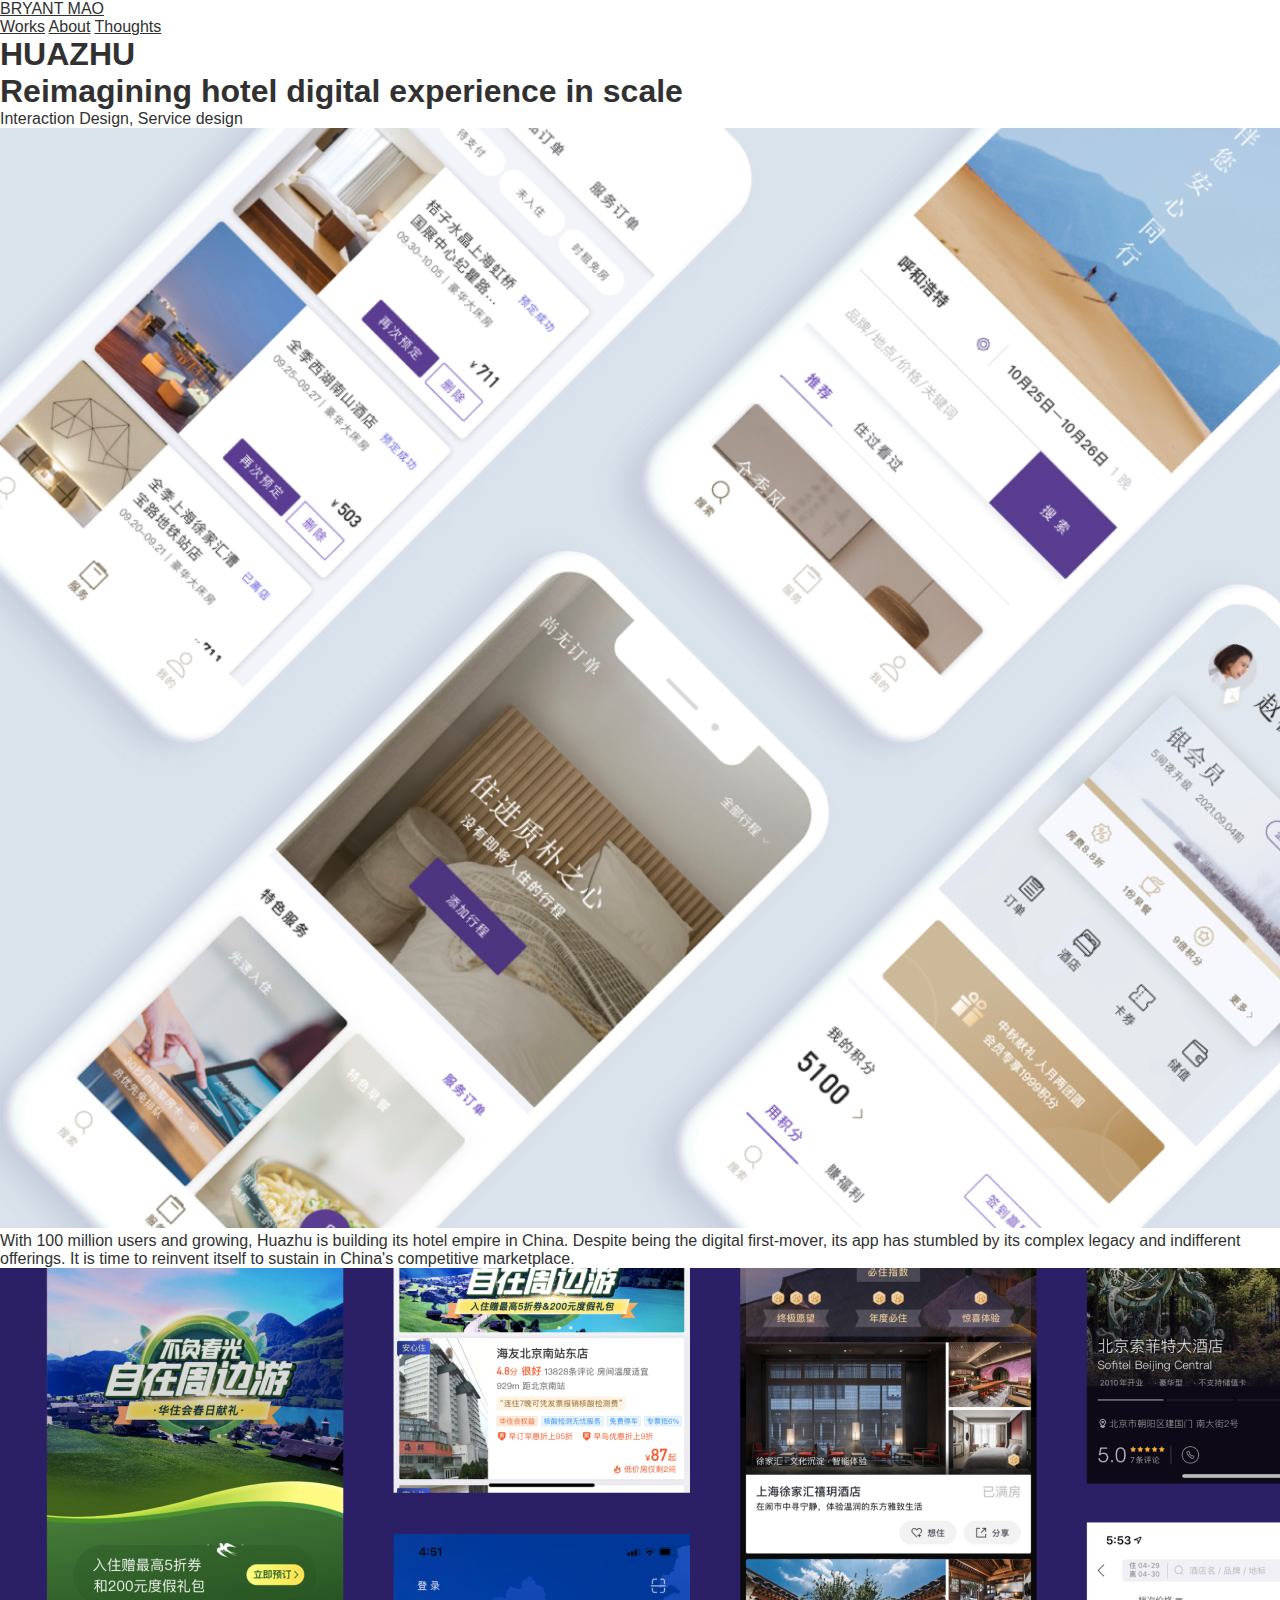
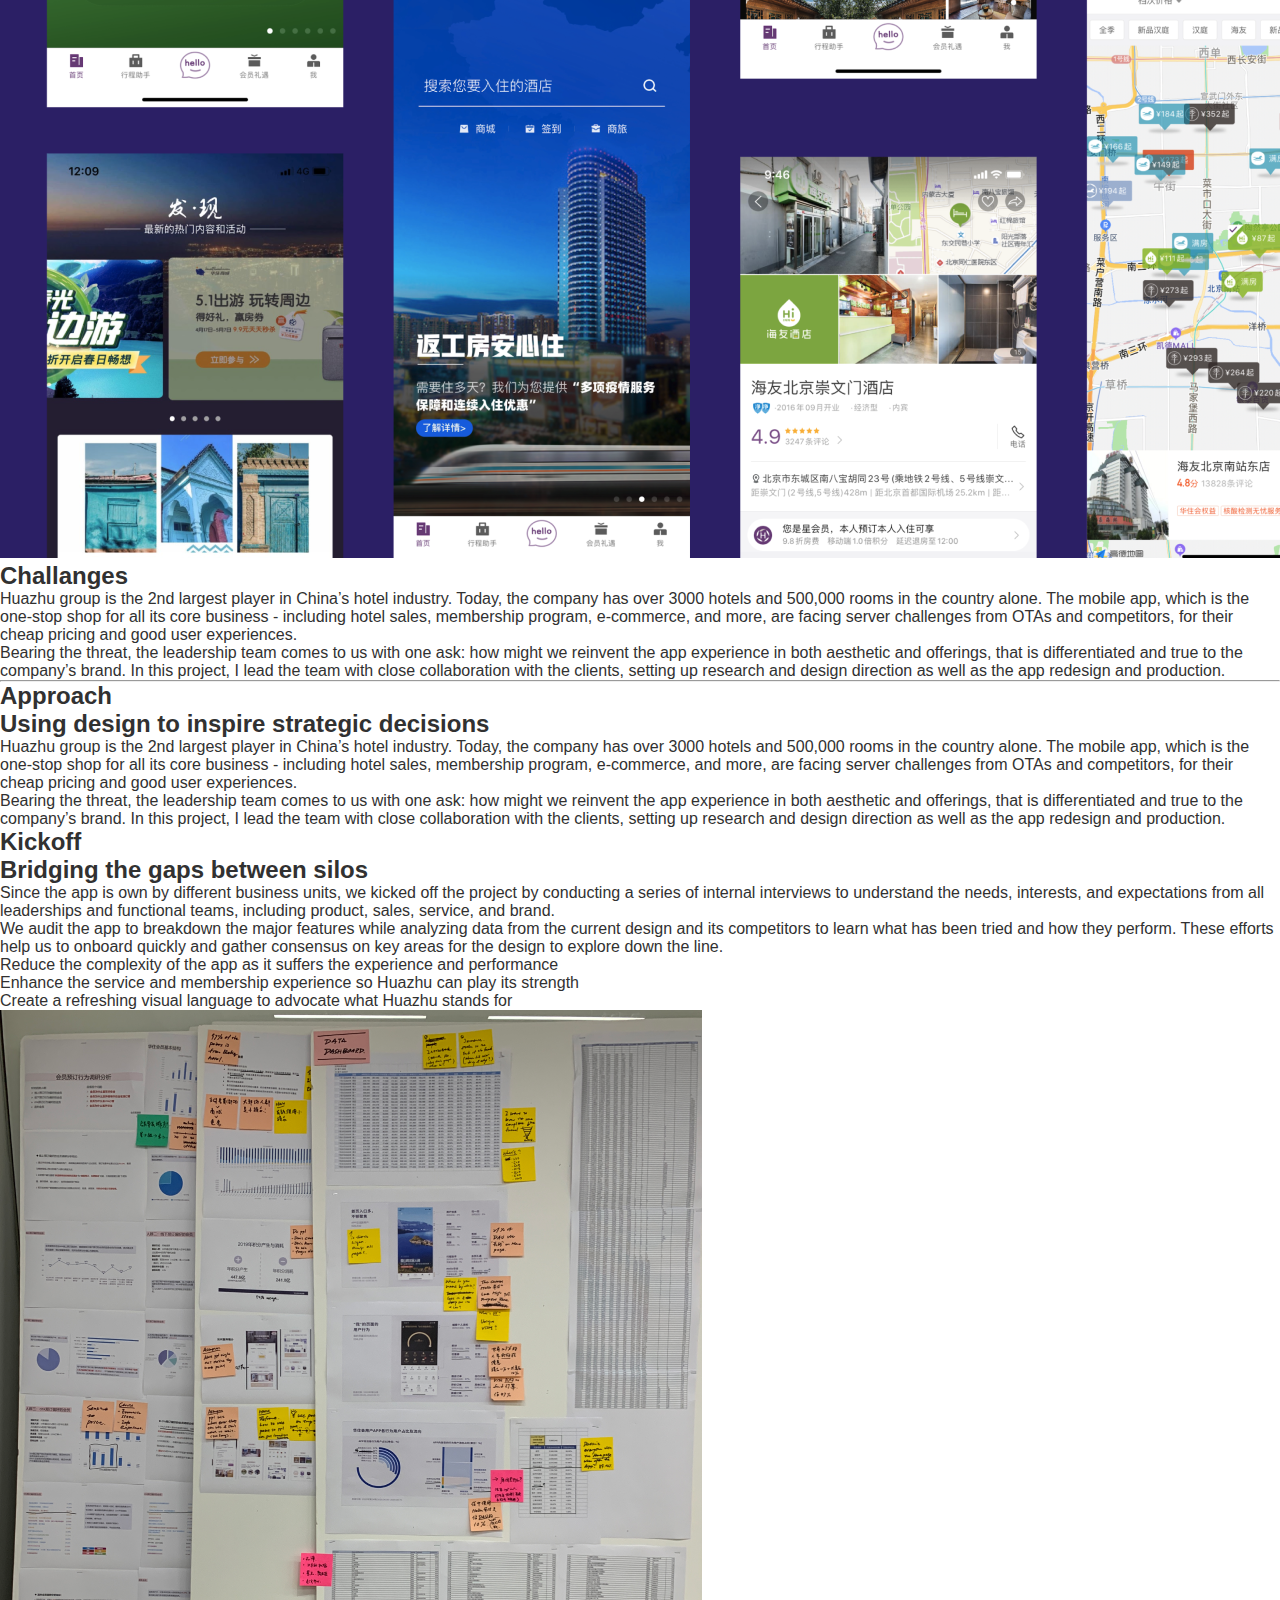
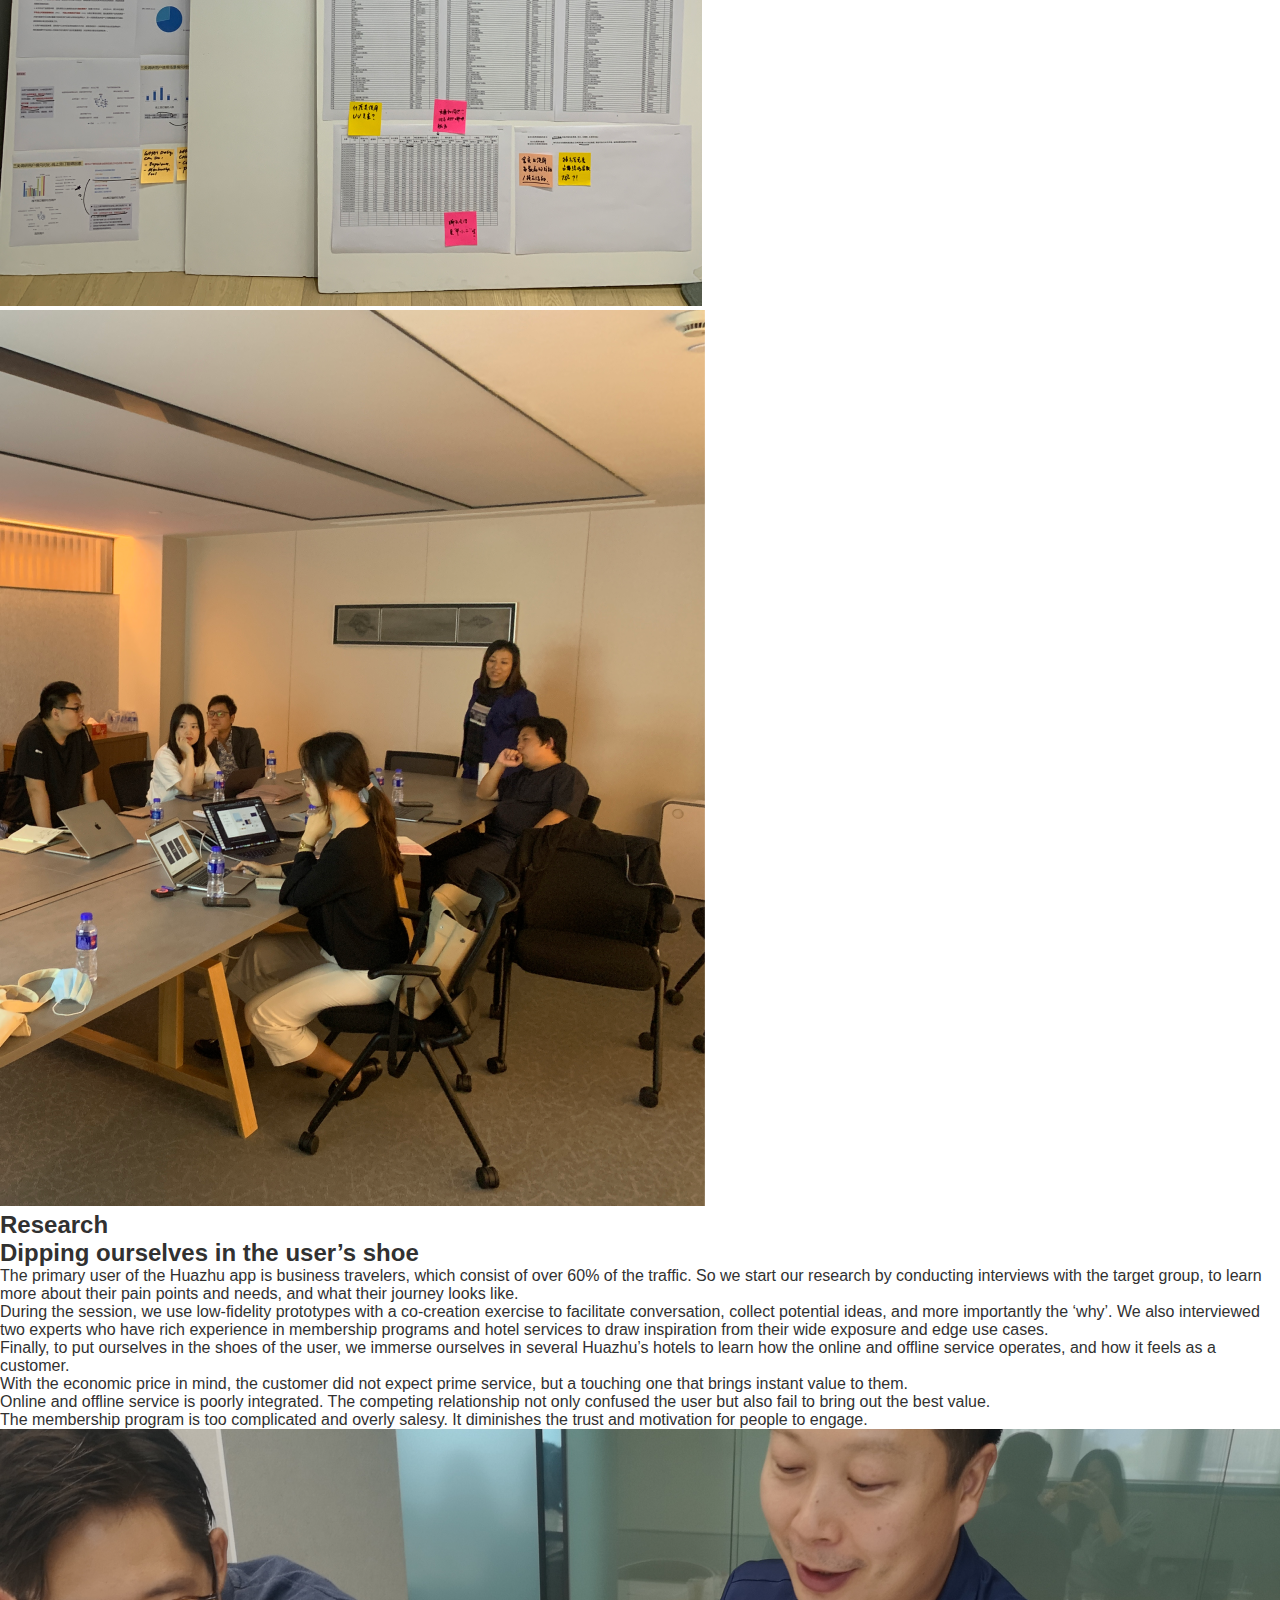
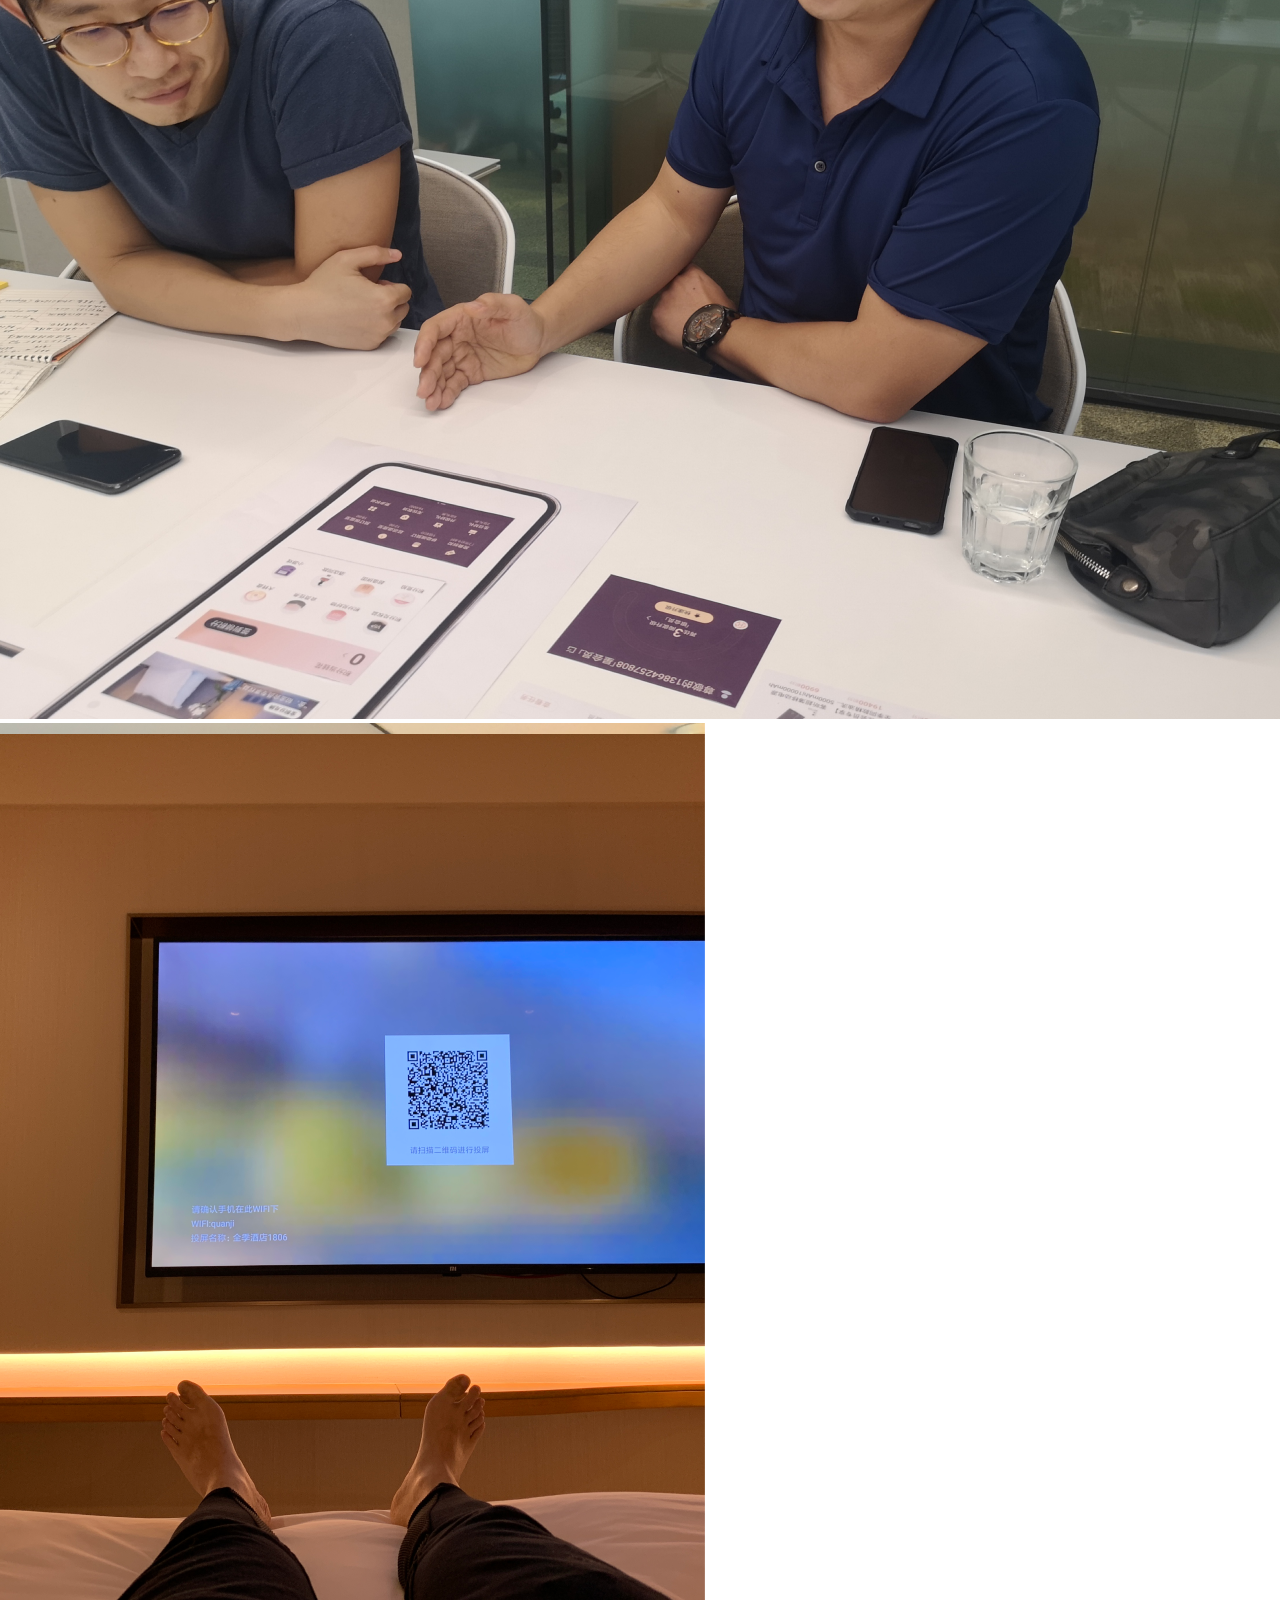
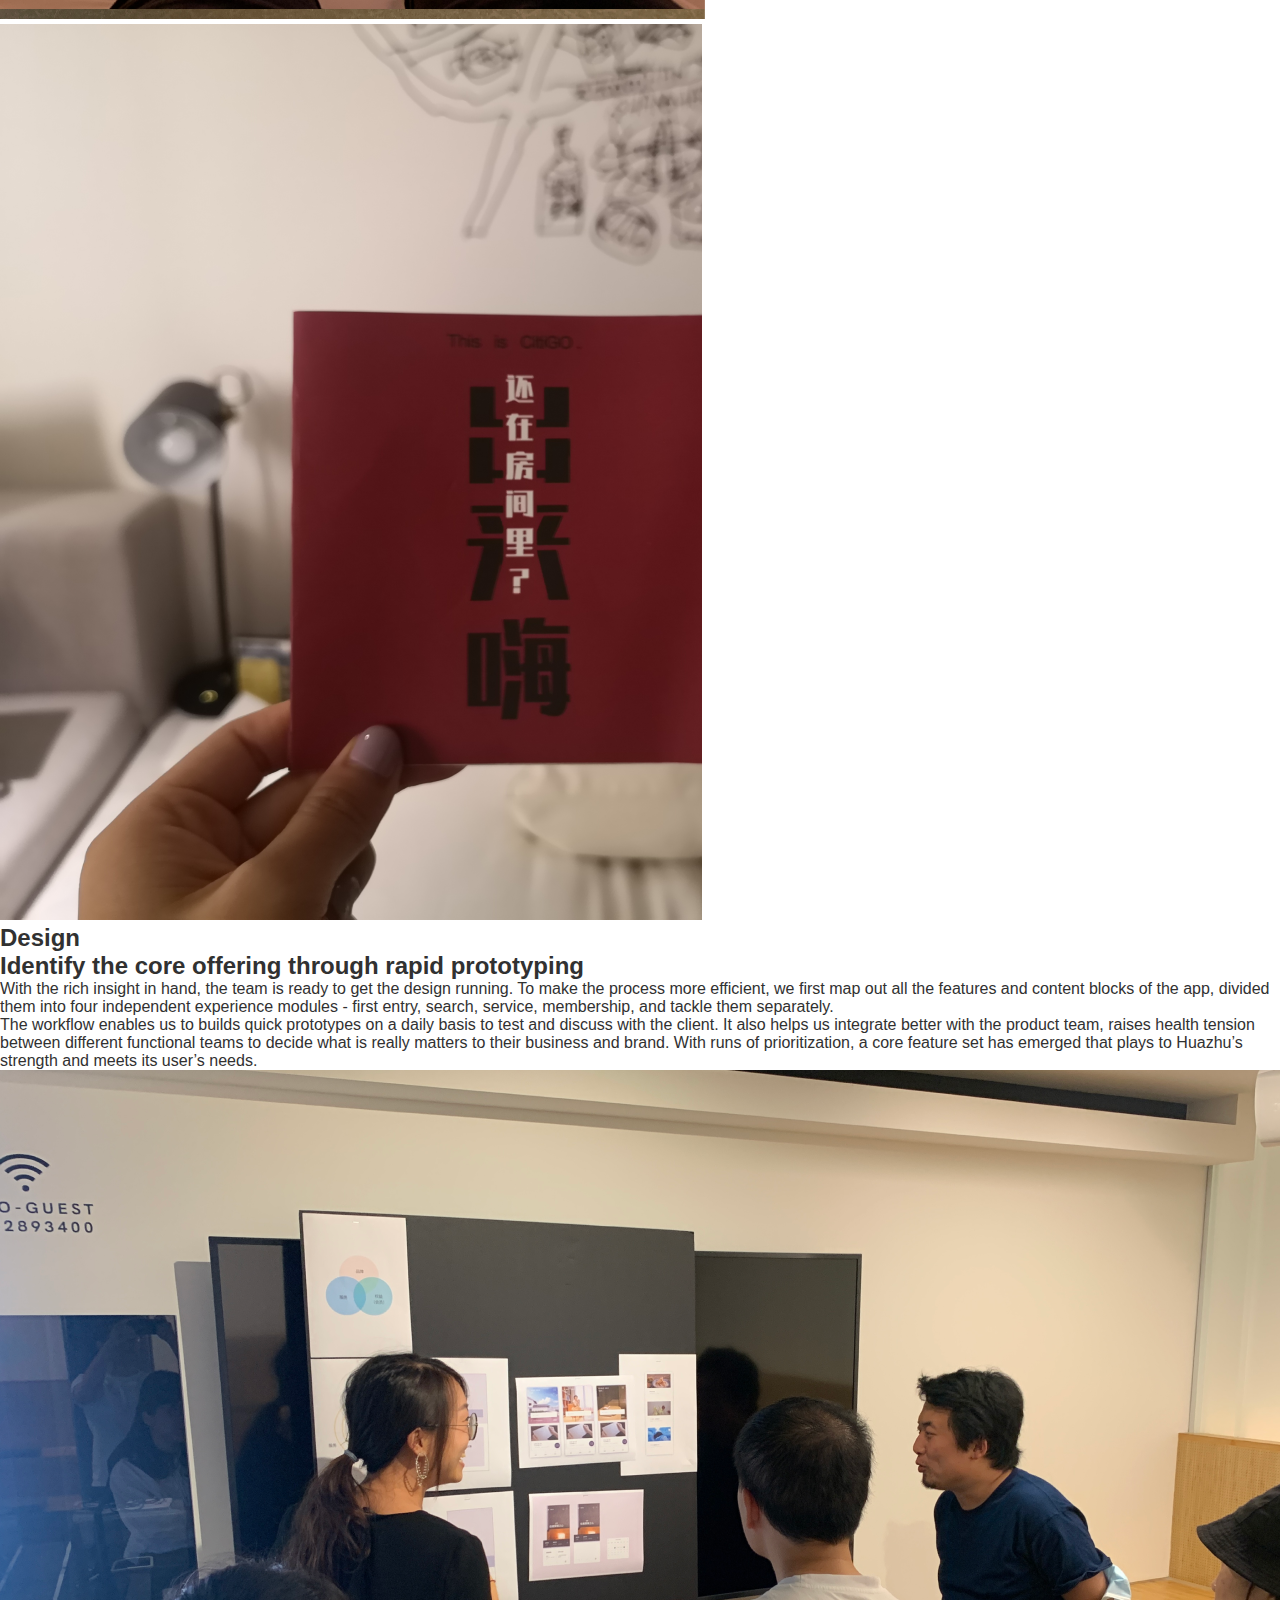
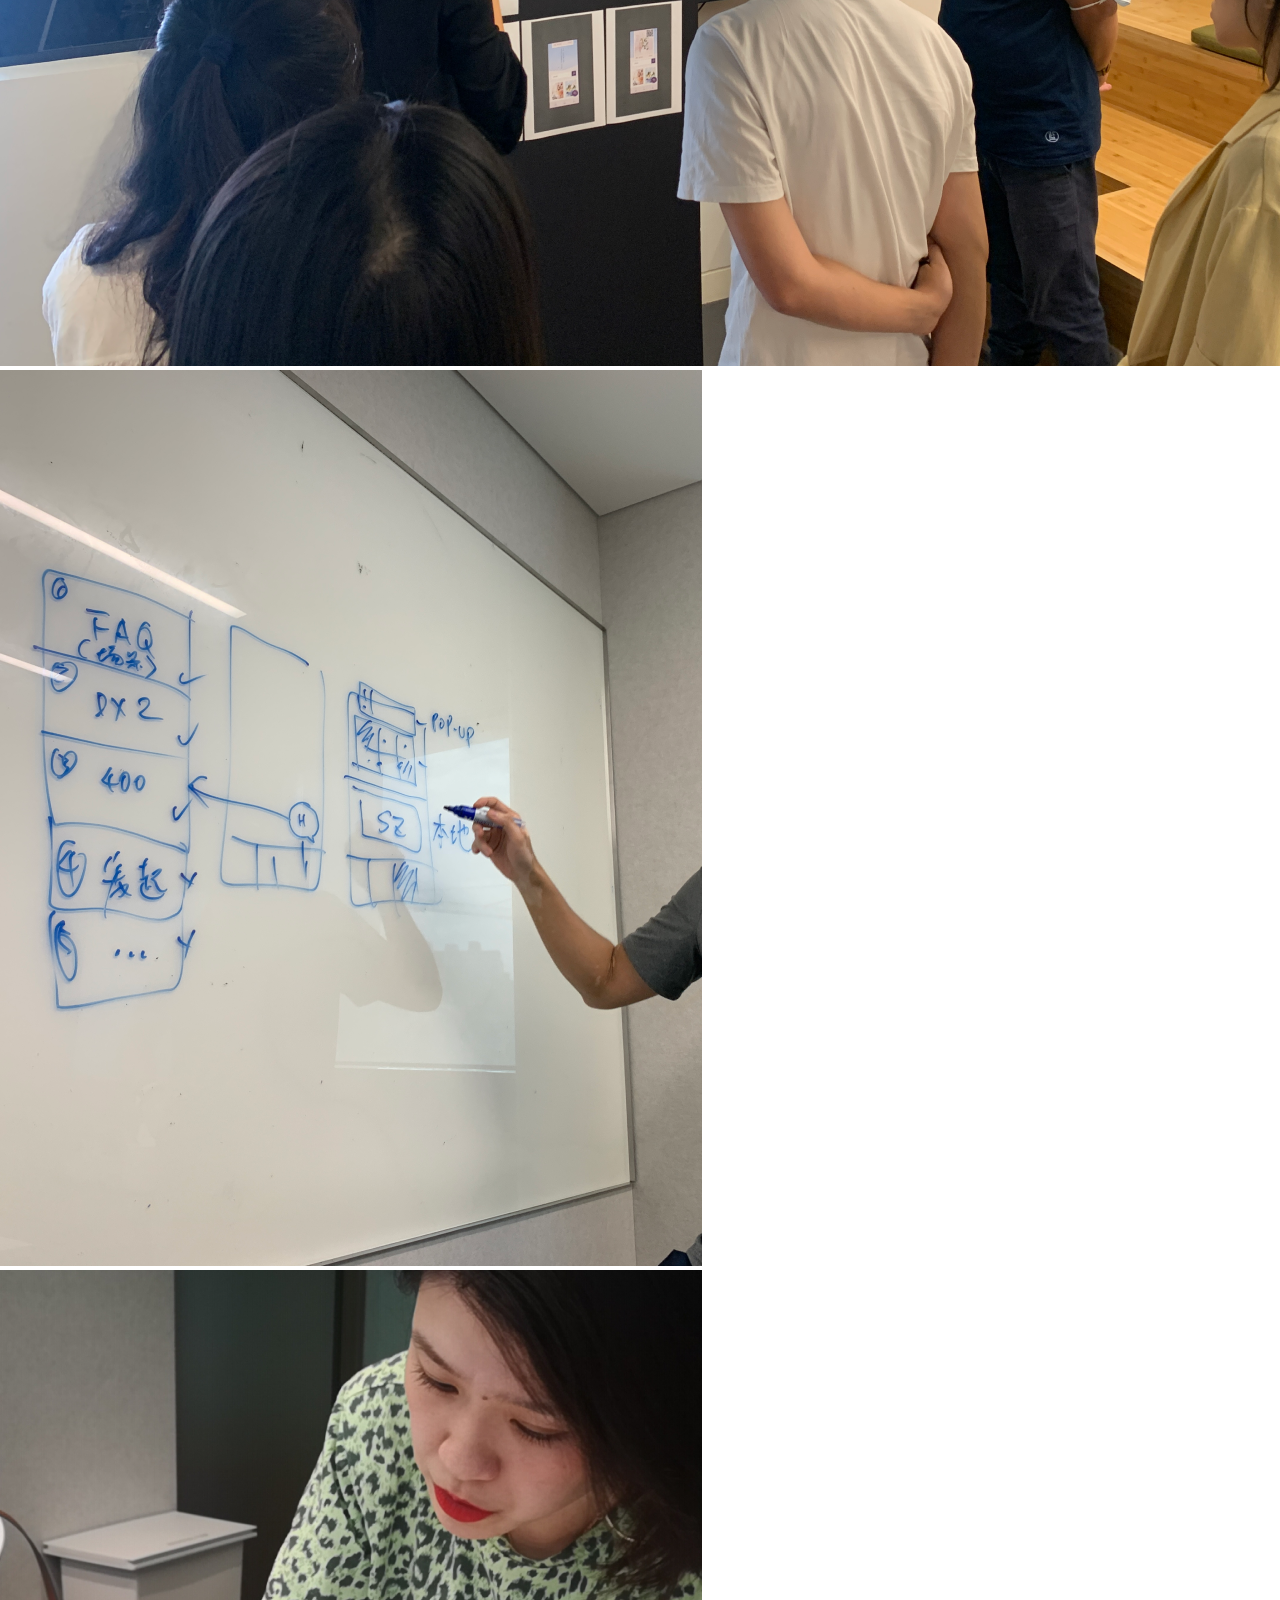
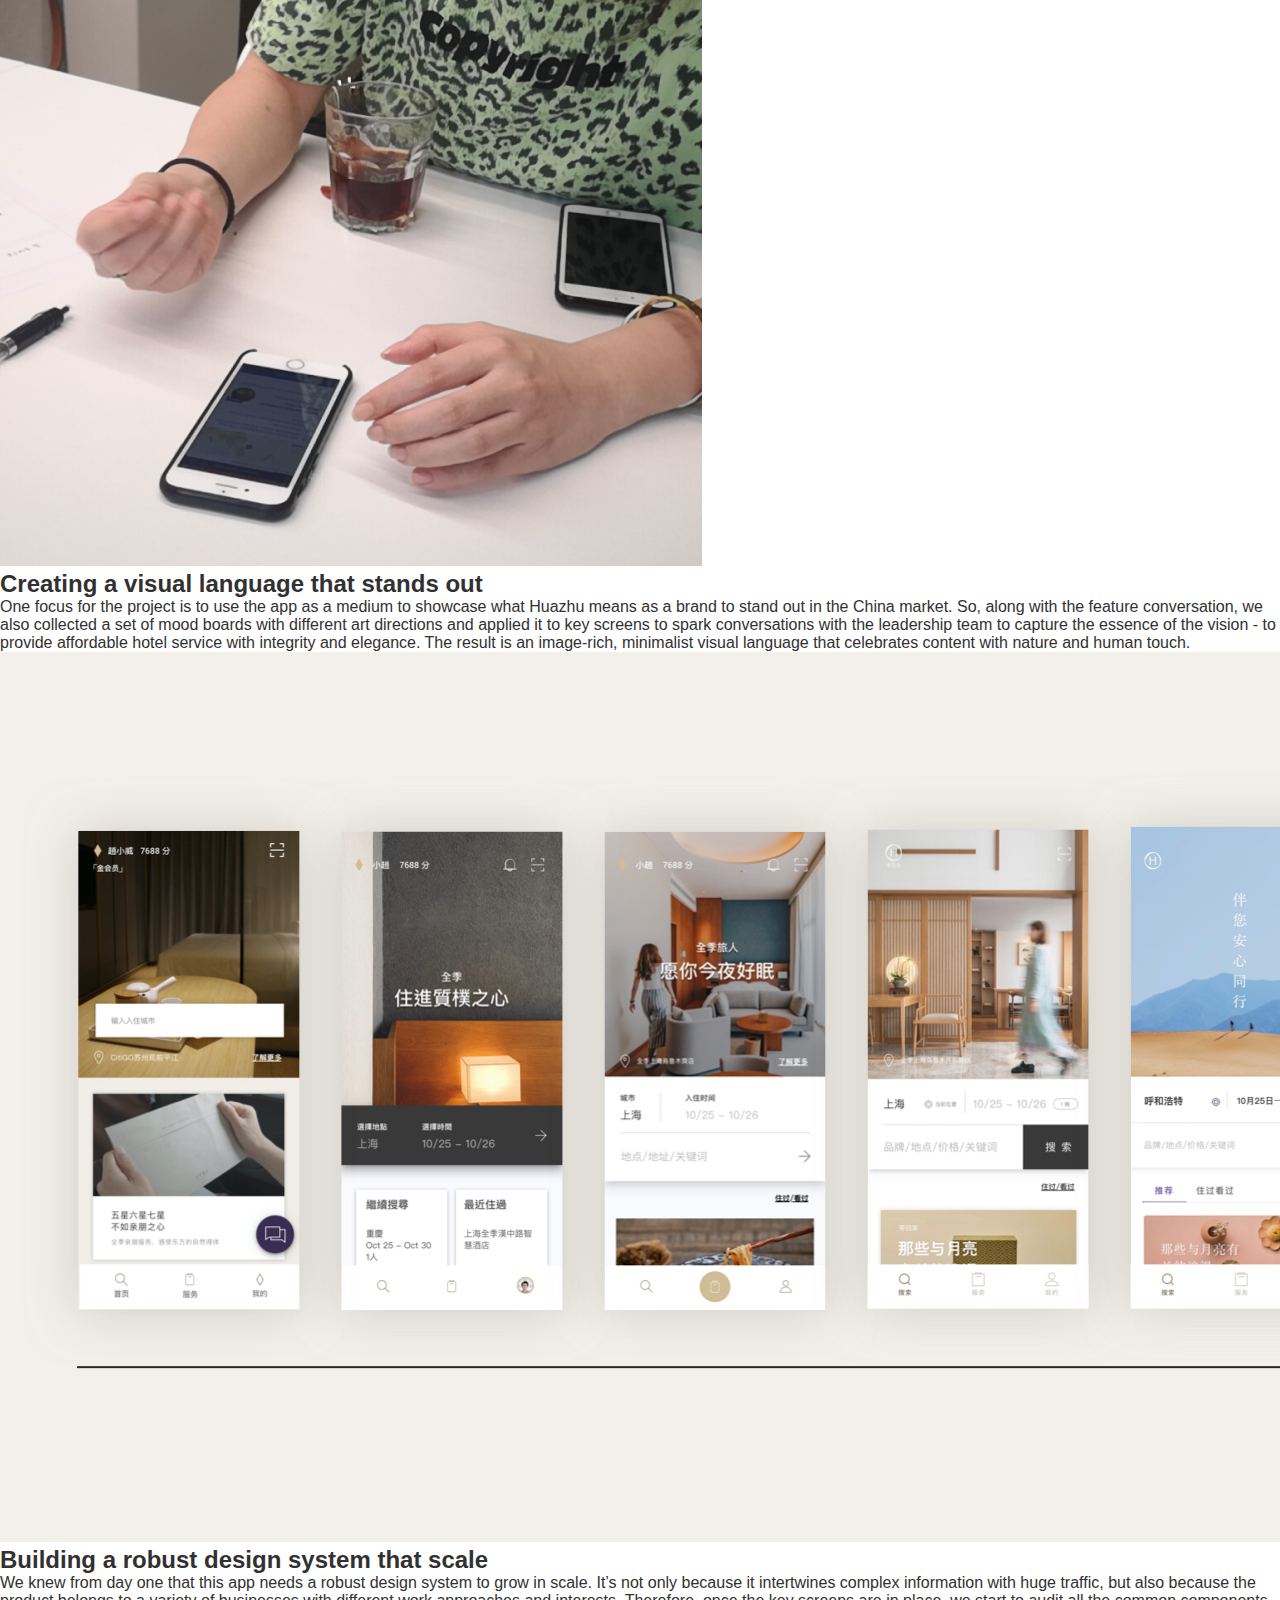
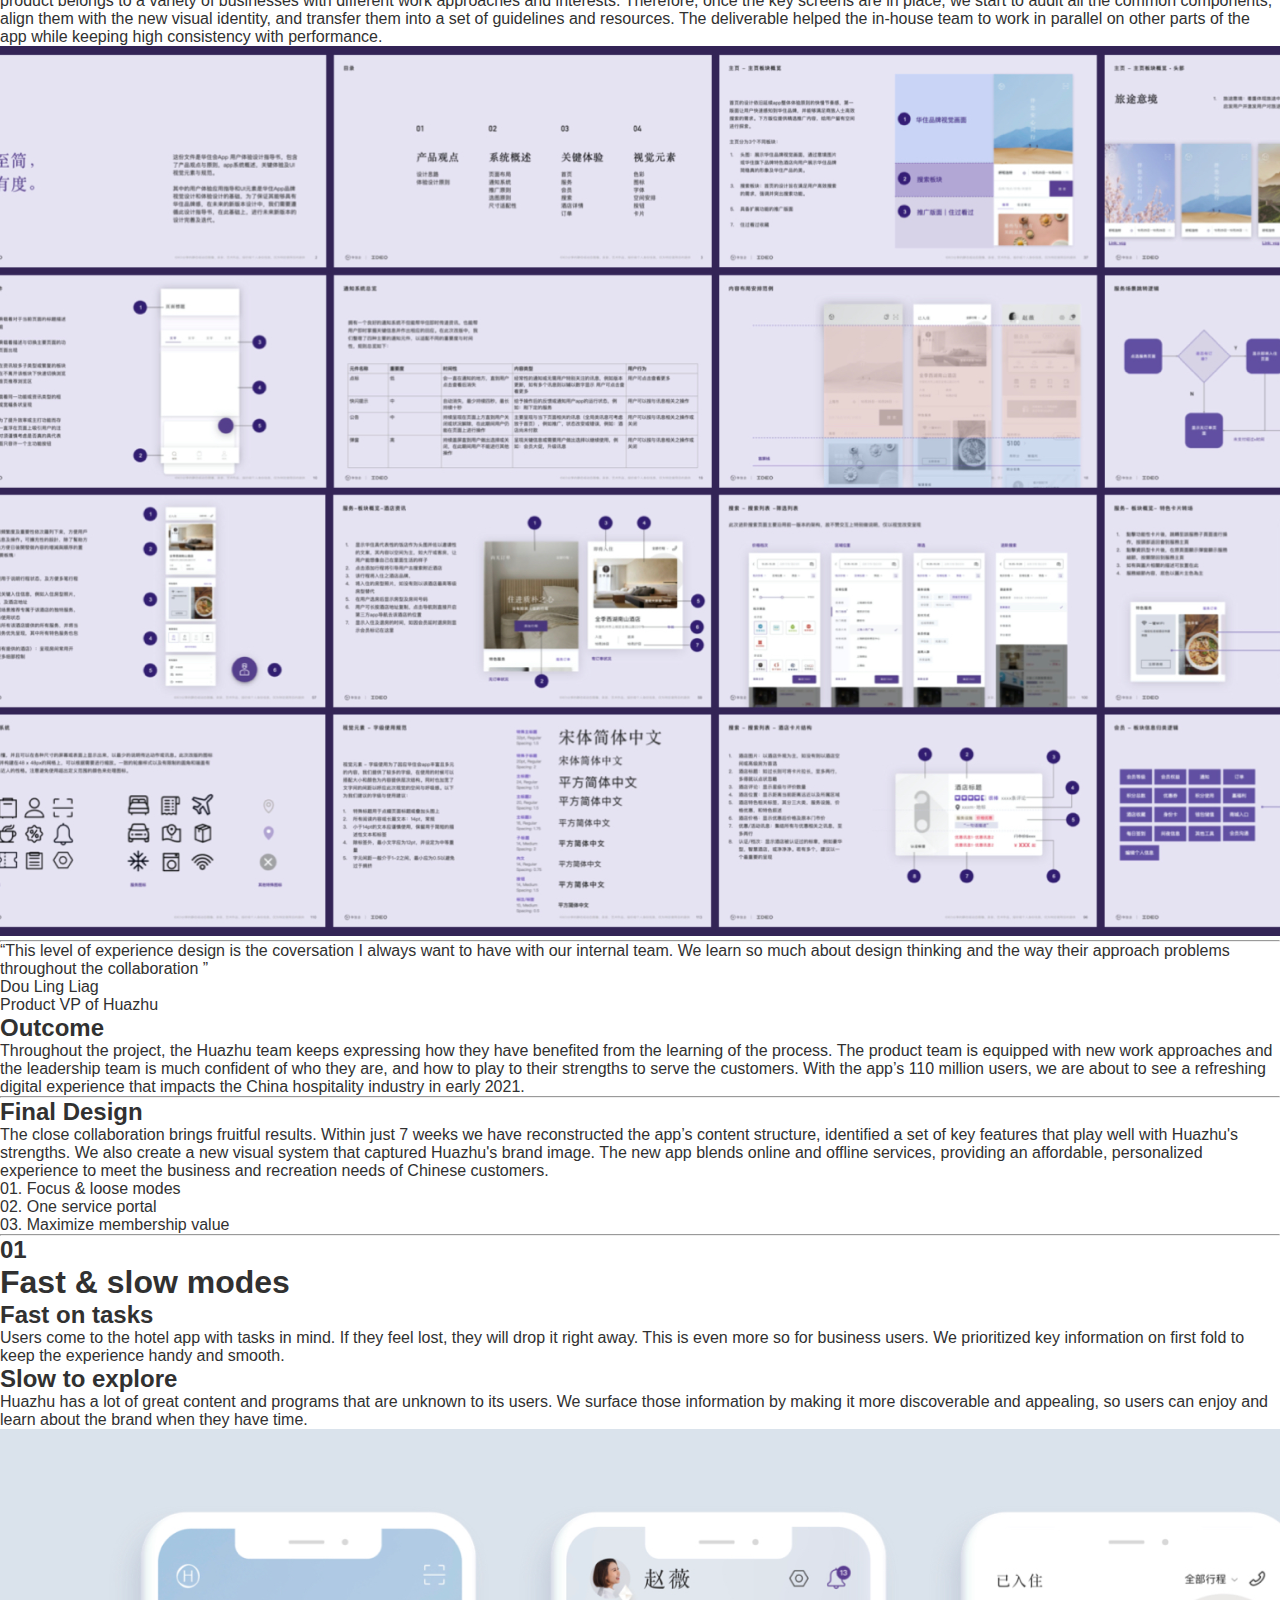
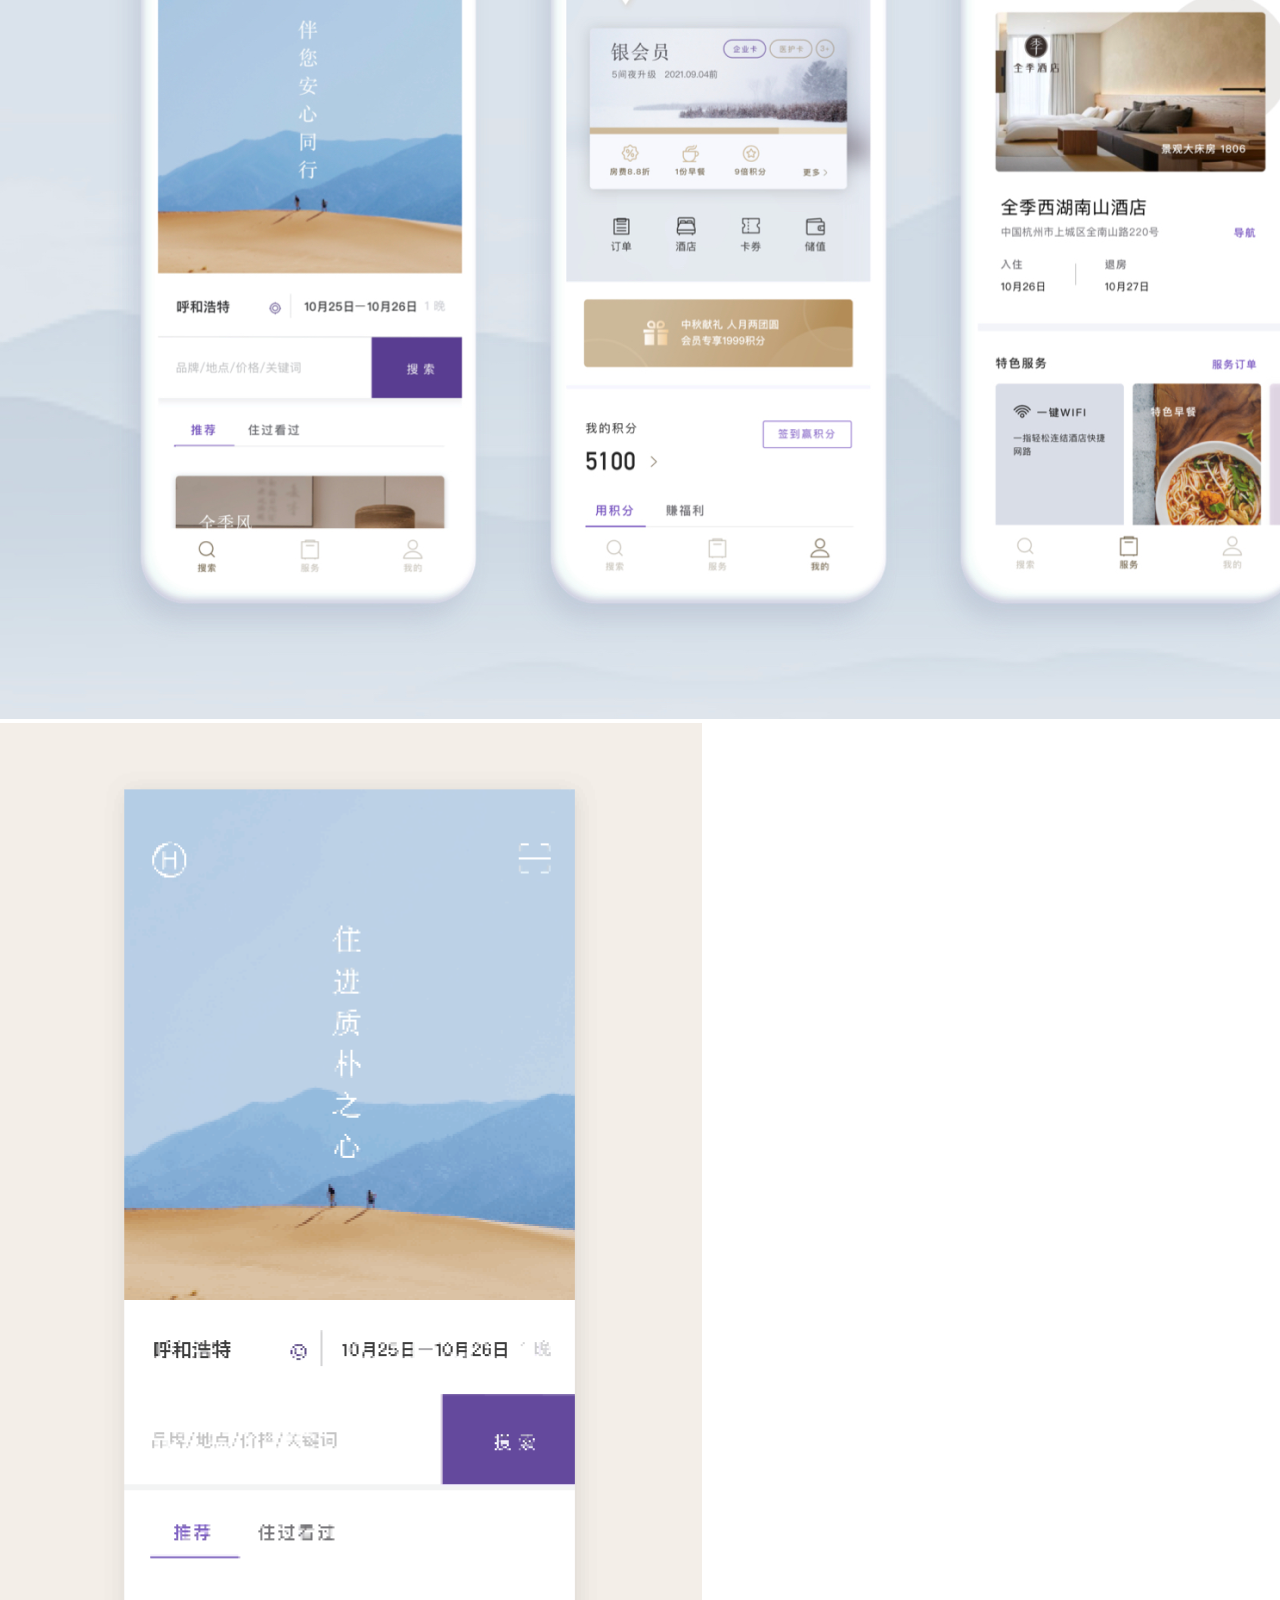
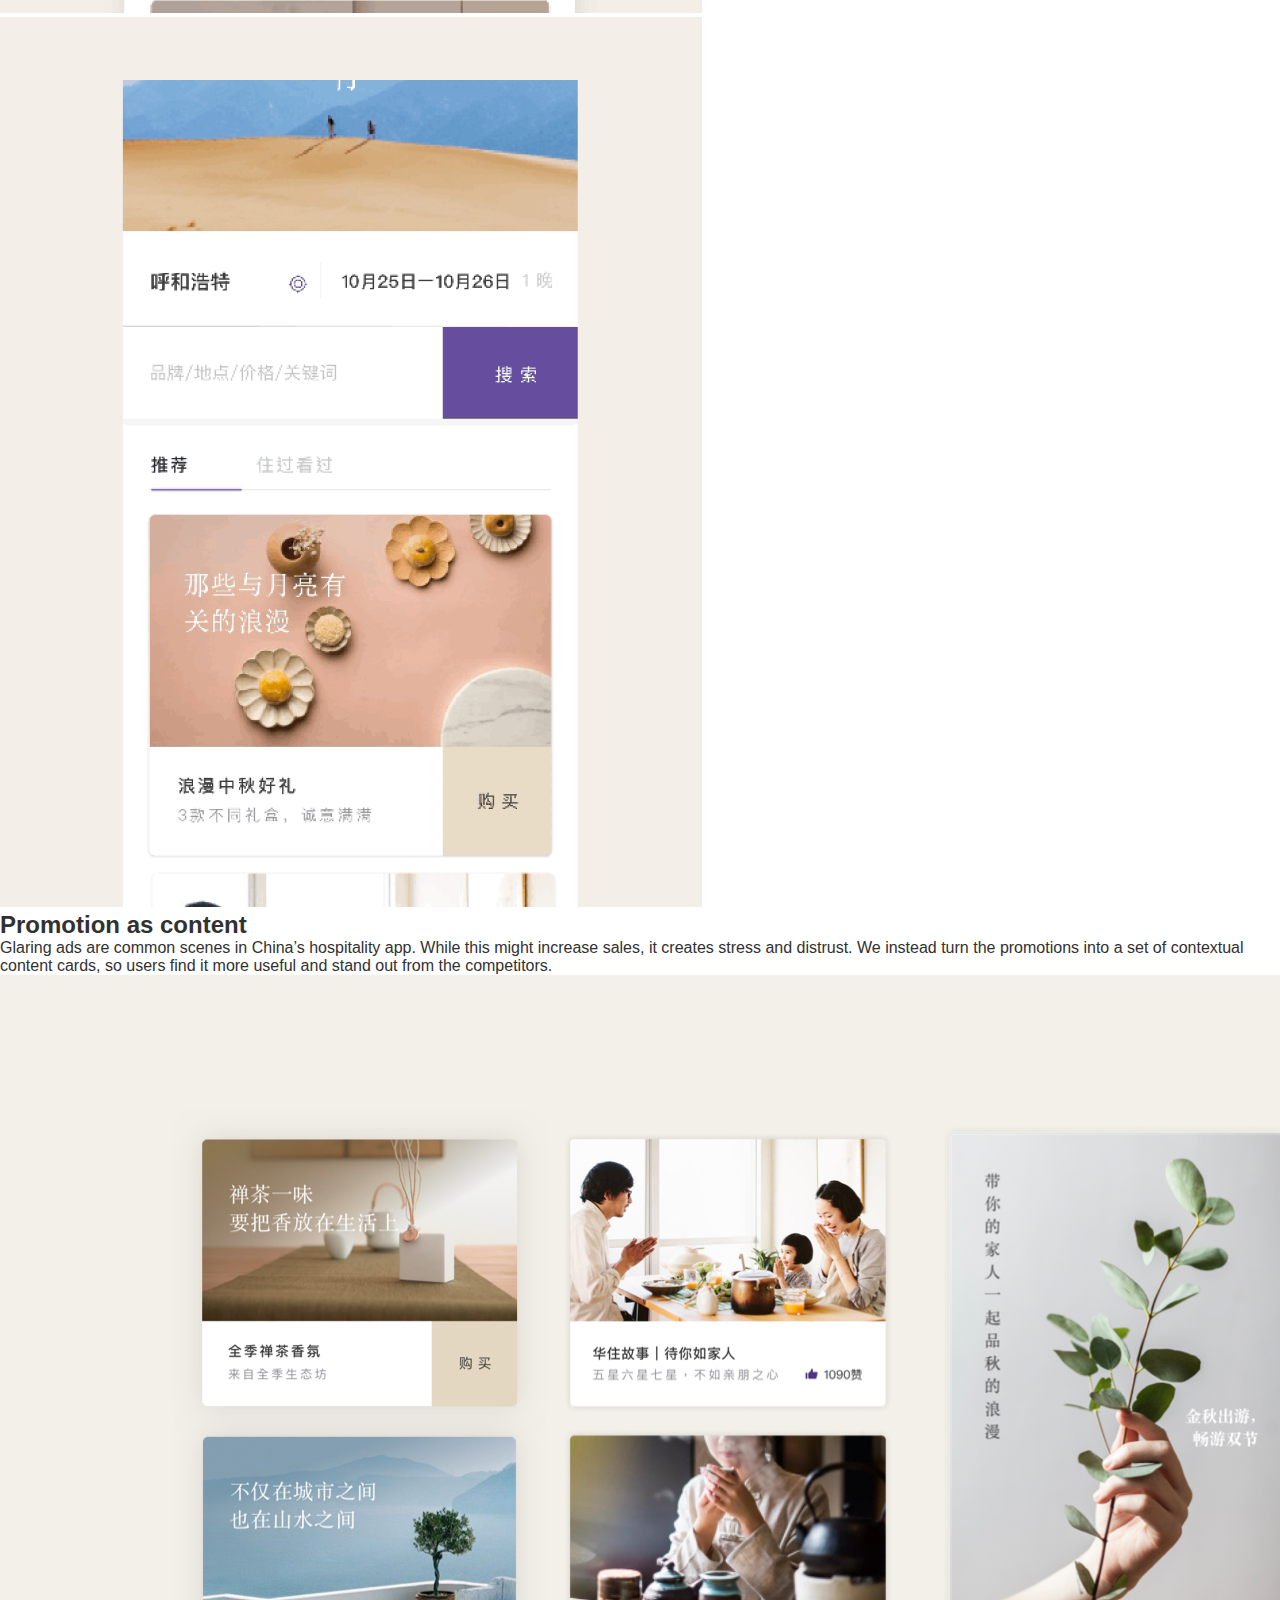
<file: case copy.html>
<!Doctype html>
<html lang="en">
    <head>
        <meta charset="UTF-8">
        <meta name="viewport" content="width=device-width, initial-scale=1.0">
        <title>Bryant Mao</title>
        <link rel="stylesheet" href="styles.css">
    </head>
    <body>
        <header class="header main-header">
            <a class="home-link" href="index.html">BRYANT MAO</a>
            <nav class="nav-link">
               <a href="index.html">Works</a>
               <a href="about.html">About</a>
               <a href="https://medium.com/@bryantmao_97569" target="_blank">Thoughts</a>
            </nav>
        </header>
        <div>
            <section class="case_head container">
                <div class="case_client">
                    <h1>HUAZHU</h1>
                </div>
                <div class="case_title">
                    <h1>Reimagining hotel digital experience in scale
                    </h1>
                    <p>Interaction Design,  Service design</p>
                </div>
            </section>
            <div class="case_image">
                <img class="heroshot" src="image/huazhu/hero image.png">
            </div>
            <section class="case_intro container">
                <div class="intro_text">
                    <p>With 100 million users and growing, Huazhu is building its hotel empire in China. Despite being the digital first-mover, its app has stumbled by its complex legacy and indifferent offerings. It is time to reinvent itself to sustain in China's competitive marketplace.</p>
                </div>
                <div class="intro_image">
                    <img class="context_image" src="image/huazhu/intro image.png">
                </div>
            </section>
            <section class="container">
                <div class="section_block">
                    <div class="section_titlebox">
                        <h2 class="section_title">Challanges</h2>
                    </div>
                    <div class="section_textbox">
                        <p class="section_text">Huazhu group is the 2nd largest player in China’s hotel industry. Today, the company has over 3000 hotels and 500,000 rooms in the country alone. The mobile app, which is the one-stop shop for all its core business - including hotel sales, membership program, e-commerce, and more, are facing server challenges from OTAs and competitors, for their cheap pricing and good user experiences.</p>
                        
                        <p class="section_text">Bearing the threat, the leadership team comes to us with one ask: how might we reinvent the app experience in both aesthetic and offerings, that is differentiated and true to the company’s brand. In this project, I lead the team with close collaboration with the clients, setting up research and design direction as well as the app redesign and production.
                        </p>
                    </div>
                </div>
            </section>
            <div class="container">
                <hr class="breakline_thin">
            </div>
            
            <!-- start of process -->

            
            <section class="container">
                <div class="section_block">
                    <div class="section_titlebox">
                        <h2 class="section_title">Approach</h2>
                    </div>
                    <div class="section_textbox">
                        <h2 class="subtitle">Using design to inspire strategic decisions</h2>
                        <p class="section_text">Huazhu group is the 2nd largest player in China’s hotel industry. Today, the company has over 3000 hotels and 500,000 rooms in the country alone. The mobile app, which is the one-stop shop for all its core business - including hotel sales, membership program, e-commerce, and more, are facing server challenges from OTAs and competitors, for their cheap pricing and good user experiences.</p>
                        <p class="section_text">Bearing the threat, the leadership team comes to us with one ask: how might we reinvent the app experience in both aesthetic and offerings, that is differentiated and true to the company’s brand. In this project, I lead the team with close collaboration with the clients, setting up research and design direction as well as the app redesign and production.
                        </p>
                    </div>
                </div>
            </section>
            <section class="container">
                <div class="section_block">
                    <div class="section_titlebox">
                        <h2 class="section_title">Kickoff</h2>
                    </div>
                    <div class="section_textbox">
                        <h2 class="subtitle">Bridging the gaps between silos</h2>
                        <p class="section_text">Since the app is own by different business units, we kicked off the project by conducting a series of internal interviews to understand the needs, interests, and expectations from all leaderships and functional teams, including product, sales, service, and brand.</p>
                        <p class="section_text">We audit the app to breakdown the major features while analyzing data from the current design and its competitors to learn what has been tried and how they perform. These efforts help us to onboard quickly and gather consensus on key areas for the design to explore down the line.</p>
                        <div class="insightsbox">
                            <P class="insights">Reduce the complexity of the app as it suffers the experience and performance</P>
                            <P class="insights">Enhance the service and membership experience so Huazhu can play its strength</P>
                            <P class="insights">Create a refreshing visual language to advocate what Huazhu stands for</P>
                        </div>
                    </div>
                </div>
                <div class="image_grid">
                    <div class="image_sub1 mask">
                        <img src="image/huazhu/kickoff1.png">
                    </div>
                    <div class="image_sub2 mask">
                        <img src="image/huazhu/kickoff2.png">
                    </div>
                </div>
            </section>
            <section class="container">
                <div class="section_block">
                    <div class="section_titlebox">
                        <h2 class="section_title">Research</h2>
                    </div>
                    <div class="section_textbox">
                        <h2 class="subtitle">Dipping ourselves in the user’s shoe</h2>
                        <p class="section_text">The primary user of the Huazhu app is business travelers, which consist of over 60% of the traffic. So we start our research by conducting interviews with the target group, to learn more about their pain points and needs, and what their journey looks like.</p>
                        <p class="section_text">During the session, we use low-fidelity prototypes with a co-creation exercise to facilitate conversation, collect potential ideas, and more importantly the ‘why’. We also interviewed two experts who have rich experience in membership programs and hotel services to draw inspiration from their wide exposure and edge use cases.</p>
                        <p class="section_text">Finally, to put ourselves in the shoes of the user, we immerse ourselves in several Huazhu’s hotels to learn how the online and offline service operates, and how it feels as a customer.</p>
                        <div class="insightsbox">
                            <P class="insights">With the economic price in mind, the customer did not expect prime service, but a touching one that brings instant value to them.</P>
                            <P class="insights">Online and offline service is poorly integrated. The competing relationship not only confused the user but also fail to bring out the best value.</P>
                            <P class="insights">The membership program is too complicated and overly salesy. It diminishes the trust and motivation for people to engage.</P>
                        </div>
                    </div>
                </div>
                <div class="image_grid">
                    <div class="image_main mask">
                        <img src="image/huazhu/research1.png">
                    </div>
                    <div class="image_sub1 mask">
                        <img src="image/huazhu/research2.png">
                    </div>
                    <div class="image_sub2 mask">
                        <img src="image/huazhu/research3.png">
                    </div>
                </div>
            </section>
            <section class="container">
                <div class="section_block">
                    <div class="section_titlebox">
                        <h2 class="section_title">Design</h2>
                    </div>
                    <div class="section_textbox">
                        <h2 class="subtitle">Identify the core offering through rapid prototyping</h2>
                        <p class="section_text">With the rich insight in hand, the team is ready to get the design running. To make the process more efficient, we first map out all the features and content blocks of the app, divided them into four independent experience modules - first entry, search, service, membership, and tackle them separately.</p>
                        <p class="section_text">The workflow enables us to builds quick prototypes on a daily basis to test and discuss with the client. It also helps us integrate better with the product team, raises health tension between different functional teams to decide what is really matters to their business and brand. With runs of prioritization, a core feature set has emerged that plays to Huazhu’s strength and meets its user’s needs.</p>
                    </div>
                </div>
                <div class="image_grid">
                    <div class="image_main mask">
                        <img src="image/huazhu/design01.png">
                    </div>
                    <div class="image_sub1 mask">
                        <img src="image/huazhu/design03.png">
                    </div>
                    <div class="image_sub2 mask">
                        <img src="image/huazhu/design02.png">
                    </div>
                </div>
                <div class="section_block">
                    <div class="section_titlebox">
                        <h2 class="section_title"></h2>
                    </div>
                    <div class="section_textbox">
                        <h2 class="subtitle">Creating a visual language that stands out </h2>
                        <p class="section_text">One focus for the project is to use the app as a medium to showcase what Huazhu means as a brand to stand out in the China market. So, along with the feature conversation, we also collected a set of mood boards with different art directions and applied it to key screens to spark conversations with the leadership team to capture the essence of the vision - to provide affordable hotel service with integrity and elegance. The result is an image-rich, minimalist visual language that celebrates content with nature and human touch.</p>
                    </div>
                </div>
                <div class="image_grid">
                    <div class="image_main mask">
                        <img src="image/huazhu/design04.png">
                    </div>
                </div>
                <div class="section_block">
                    <div class="section_titlebox">
                        <h2 class="section_title"></h2>
                    </div>
                    <div class="section_textbox">
                        <h2 class="subtitle">Building a robust design system that scale</h2>
                        <p class="section_text">We knew from day one that this app needs a robust design system to grow in scale. It’s not only because it intertwines complex information with huge traffic, but also because the product belongs to a variety of businesses with different work approaches and interests. Therefore, once the key screens are in place, we start to audit all the common components, align them with the new visual identity, and transfer them into a set of guidelines and resources. The deliverable helped the in-house team to work in parallel on other parts of the app while keeping high consistency with performance.</p>
                    </div>
                </div>
                <div class="image_grid">
                    <div class="image_main mask">
                        <img src="image/huazhu/design05.png">
                    </div>
                </div>
            </section>
            <div class="container">
                <hr class="breakline_thick">
            </div>

            <!-- start of result -->

            <section class="container">
                <div class="section_block">
                    <div class="section_quotebox">
                        <p class="quote">“This level of experience design is the coversation I always want to have with our internal team. We learn so much about design thinking and the way their approach problems throughout the collaboration ”</p>
                        <p class="originator"><span class="name">Dou Ling Liag</span><br><span class="title">Product VP of Huazhu</span></p>
                    </div>
                </div>
            </section>
            <section class="container">
                <div class="section_block">
                    <div class="section_titlebox">
                        <h2 class="section_title">Outcome</h2>
                    </div>
                    <div class="section_textbox">
                        <p class="section_text">Throughout the project, the Huazhu team keeps expressing how they have benefited from the learning of the process. The product team is equipped with new work approaches and the leadership team is much confident of who they are, and how to play to their strengths to serve the customers. With the app’s 110 million users, we are about to see a refreshing digital experience that impacts the China hospitality industry in early 2021.</p>
                </div>
            </section>
            <div class="container">
                <hr class="breakline_thin">
            </div>
            <section class="container">
                <div class="section_block">
                    <div class="section_titlebox">
                        <h2 class="section_title">Final Design</h2>
                    </div>
                    <div class="section_textbox">
                        <p class="section_text">The close collaboration brings fruitful results. Within just 7 weeks we have reconstructed the app’s content structure, identified a set of key features that play well with Huazhu's strengths. We also create a new visual system that captured Huazhu's brand image. The new app blends online and offline services, providing an affordable, personalized experience to meet the business and recreation needs of Chinese customers.</p>
                        <div class="highlights">
                            <P class="insights">01.  Focus & loose modes</P>
                            <P class="insights">02.  One service portal</P>
                            <P class="insights">03.  Maximize membership value</P>
                        </div>
                </div>
            </section>
            <div class="container">
                <hr class="breakline_thin">
            </div>

            <!-- start of highlights -->

            <section class="container">
                <div class="section_block">
                    <div class="highlights_box">
                        <h2 class="highlights_title">01</h2>
                    </div>
                    <div class="highlights_titlebox">
                        <h1 class="highlights_title">Fast & slow modes</h1>
                    </div>
                </div>
                <div class="section_block">
                    <div class="section_titlebox">
                        <h2 class="section_title">Fast on tasks</h2>
                    </div>
                    <div class="section_textbox">
                        <p class="section_text">Users come to the hotel app with tasks in mind. If they feel lost,  they will drop it right away. This is even more so for business users. We prioritized key information on first fold to keep the experience handy and smooth.</p>
                    </div>
                </div>
                <div class="section_block">
                    <div class="section_titlebox">
                            <h2 class="section_title">Slow to explore</h2>
                        </div>
                        <div class="section_textbox">
                            <p class="section_text">Huazhu has a lot of great content and programs that are unknown to its users. We surface those information by making it more discoverable and appealing, so users can enjoy and learn about the brand when they have time.</p>
                        </div>
                    </div>
                </div>
                <section class="container">
                    <div class="image_grid">
                        <div class="image_main mask">
                            <img src="image/huazhu/highlight01.png">
                        </div>
                        <div class="image_sub1 mask">
                            <img src="image/huazhu/highlight03.png">
                        </div>
                        <div class="image_sub2 mask">
                            <img src="image/huazhu/highlight04.png">
                        </div>
                    </div>
                </section>
                <!--why we need another container here?-->
                <section class="container">
                    <div class="section_block">
                        <div class="section_titlebox">
                                <h2 class="section_title">Promotion as content</h2>
                            </div>
                            <div class="section_textbox">
                                <p class="section_text">Glaring ads are common scenes in China’s hospitality app. While this might increase sales, it creates stress and distrust. We instead turn the promotions into a set of contextual content cards, so users find it more useful and stand out from the competitors.</p>
                            </div>
                        </div>
                    </div>
                </section>
                <section class="container">
                    <div class="image_grid">
                        <div class="image_main mask">
                            <img src="image/huazhu/highlight02.png">
                        </div>
                    </div>
                </section>
            </section>
            <div class="container">
                <hr class="breakline_thin">
            </div>
            <section class="container">
                <div class="section_block">
                    <div class="highlights_box">
                        <h2 class="highlights_title">02</h2>
                    </div>
                    <div class="highlights_titlebox">
                        <h1 class="highlights_title">One service portal</h1>
                    </div>
                </div>
                <div class="section_block">
                    <div class="section_titlebox">
                        <h2 class="section_title">Online & offline</h2>
                    </div>
                    <div class="section_textbox">
                        <p class="section_text">Offline services are a key advantage for Huazhu, but they are not well integrated with the online platform. We blend the two into one service portal, so the users can take better control of their trip while getting the most out of their purchase.</p>
                    </div>
                </div>
                <div class="image_grid">
                    <div class="image_main mask">
                        <img src="image/huazhu/highlights2_01.png">
                    </div>
                </div>
                <div class="section_block">
                    <div class="section_titlebox">
                        <h2 class="section_title">Featured service</h2>
                    </div>
                    <div class="section_textbox">
                        <p class="section_text">Many hotels under Huazhu have their unique services (ex. local breakfast), we celebrate the offering by creating a set of feature cards that shows up contextually, so users have a better chance to discover and enjoy them.</p>
                    </div>
                </div>
                <div class="section_block">
                    <div class="section_titlebox">
                        <h2 class="section_title">One service tap</h2>
                    </div>
                    <div class="section_textbox">
                        <p class="section_text">The speed to cover problems is key to customer satisfaction. We created a service tab that quickly matches needs with the right representative. Helping Huazhu to better connect with its customers.</p>
                    </div>
                </div>
                <div class="image_grid">
                    <div class="image_sub1 mask">
                        <img src="image/huazhu/highlights2_02.png">
                    </div>
                    <div class="image_sub2 mask">
                        <img src="image/huazhu/highlight03.png">
                    </div>
                </div>
            </section>
            <div class="container">
                <hr class="breakline_thin">
            </div>
            <section class="container">
                <div class="section_block">
                    <div class="highlights_box">
                        <h2 class="highlights_title">03</h2>
                    </div>
                    <div class="highlights_titlebox">
                        <h1 class="highlights_title">Maximizing membership value</h1>
                    </div>
                </div>
                <div class="section_block">
                    <div class="section_titlebox">
                        <h2 class="section_title">Clear status and benefits</h2>
                    </div>
                    <div class="section_textbox">
                        <p class="section_text">Many Huazhu members don’t know about their membership status and benefits. We strived to highlight the information by using simple language and visuals to help them understand the value in a glance. Hence increase trust and engagements.</p>
                    </div>
                </div>
                <div class="image_grid">
                    <div class="image_main mask">
                        <img src="image/huazhu/Highlight3_01.png">
                    </div>
                </div>
                <div class="section_block">
                    <div class="section_titlebox">
                        <h2 class="section_title">Featured service</h2>
                    </div>
                    <div class="section_textbox">
                        <p class="section_text">Many hotels under Huazhu have their unique services (ex. local breakfast), we celebrate the offering by creating a set of feature cards that shows up contextually, so users have a better chance to discover and enjoy them.</p>
                    </div>
                </div>
                <div class="image_grid">
                    <div class="image_main mask">
                        <img src="image/huazhu/Highlight3_02.png">
                    </div>
                </div>
            </section>
            <div class="container">
                <hr class="breakline_thick">
            </div>
            <section class="container">
                <div class="reflection_box">
                    <h2 class="reflection_title">Reflection</h2>
                </div>
                <div class="text_grid">
                    <div class="textbox">
                        <p>Design can be a powerful medium to align strategic decisions, especially for complex stakeholders set.</p>
                    </div>
                    <div class="textbox">
                        <p>Leveraging the client’s data. It prevents reinventing the wheel while providing the initial boost for the project </p>
                    </div>
                    <div class="textbox">
                        <p>The immersive experience is the best way to develop empathy for the customer.</p>
                    </div>
                </div>
            </section>
            <section class="container">
                <div class="case_list">
                    <h2>More case studies</h2>
                </div>
                <div class="case_grid">
                    <div class="casebox">
                        <p>Tricorder</p>
                    </div>
                    <div class="casebox">
                        <p>Lincolon</p>
                    </div>
                    <div class="casebox">
                        <p>Envision</p>
                    </div>
                    <div class="casebox">
                        <p>Firefox OS</p>
                    </div>
                    <div class="casebox">
                        <p>Mozilla</p>
                    </div>
                    <div class="casebox">
                        <p>Fotile</p>
                    </div>
                    <div class="casebox">
                        <p>Huazhu</p>
                    </div>
                    <div class="casebox">
                        <p>China resource land</p>
                    </div>
                </div>
            </section>
        </div>
        <footer class="footer main-footer">
            <div class="footer-text">
                <h3 class="footer-title">Say Hello.</h3>
            </div>
            <div class=foot-links>
                <ul>
                    <li><a href="mailto:bmao.design@gmail.com" target="_blank">bmao.design@gmail.com</a></li>
                    <li><a href="https://www.linkedin.com/in/bryantmao/" target="_blank">Linkedin</a></li>
                    <li><a href="https://medium.com/@bryantmao_97569" target="_blank">Medium</a></li>
                </ul>
            </div>
            <div class="footer-note">
                <p>Copyright2021@Bryant Mao</p>
            </div>
        </footer>
    </body>
</html>
</file>
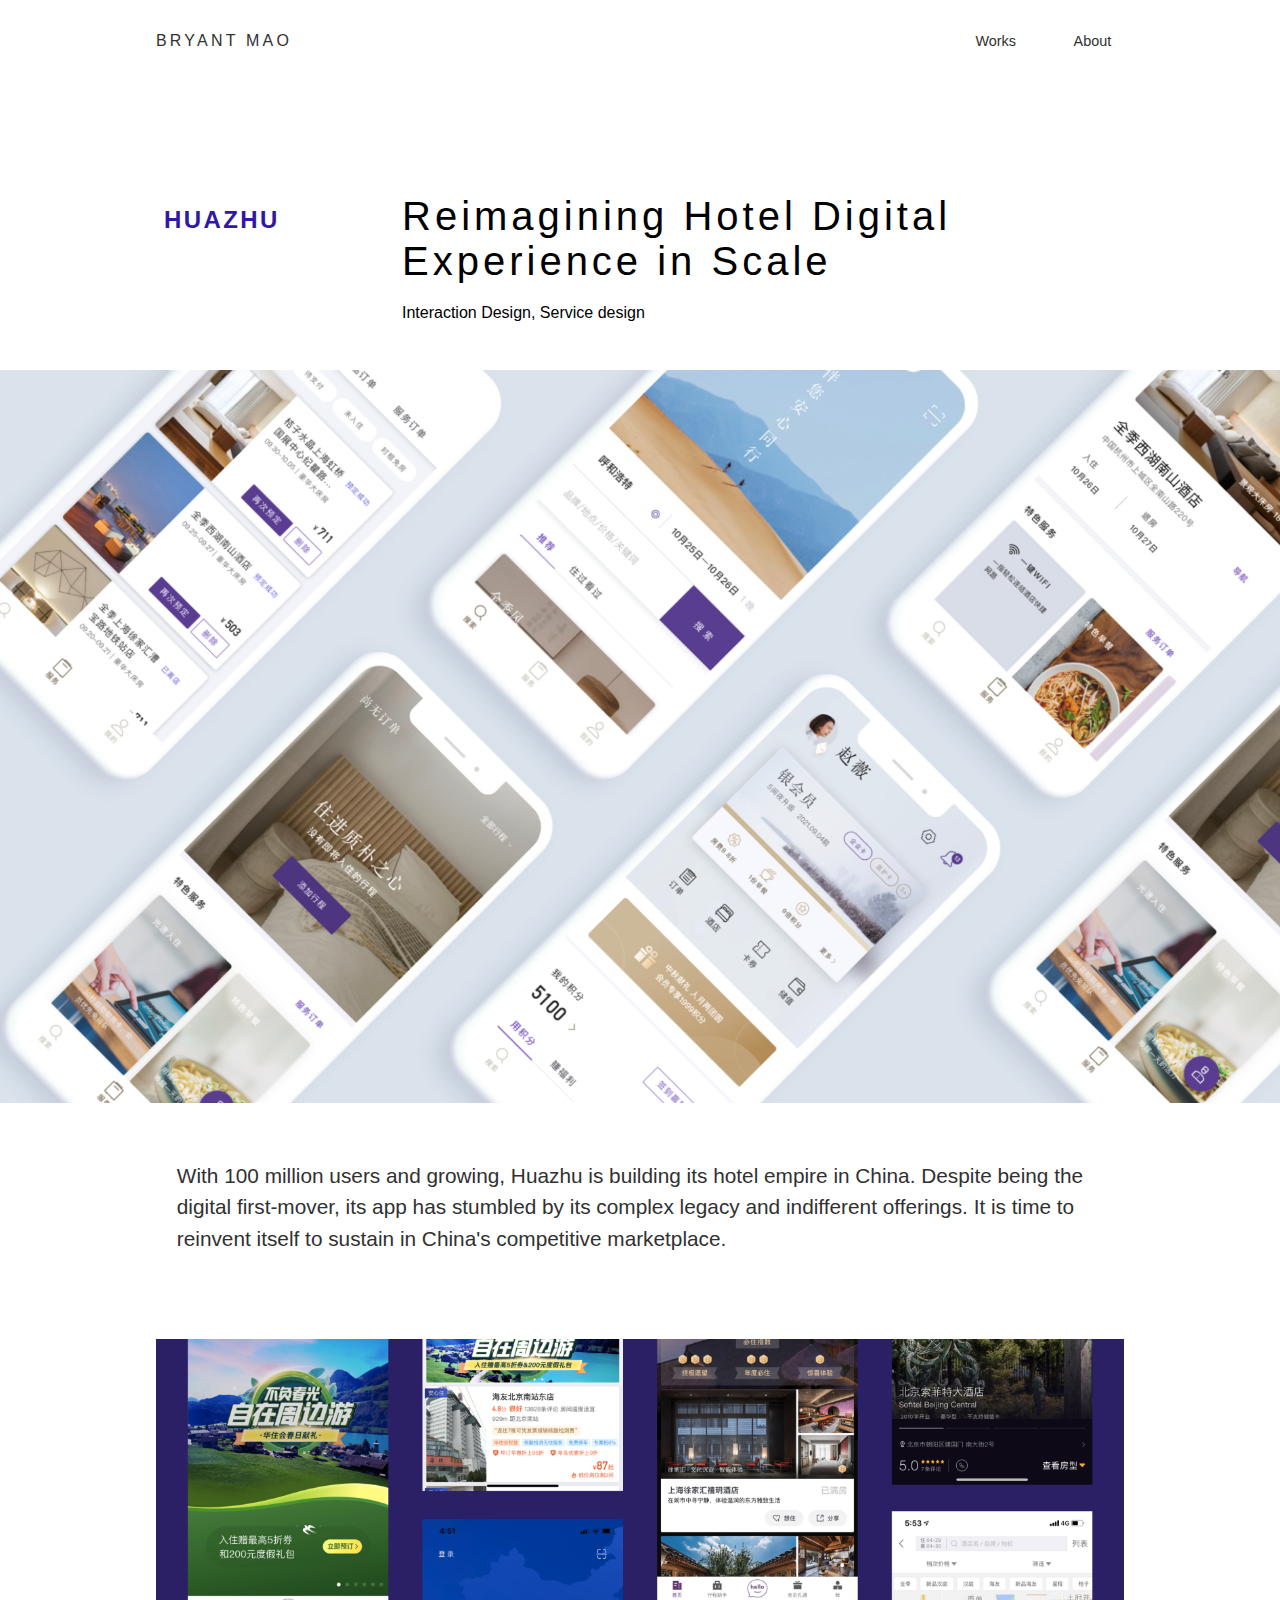
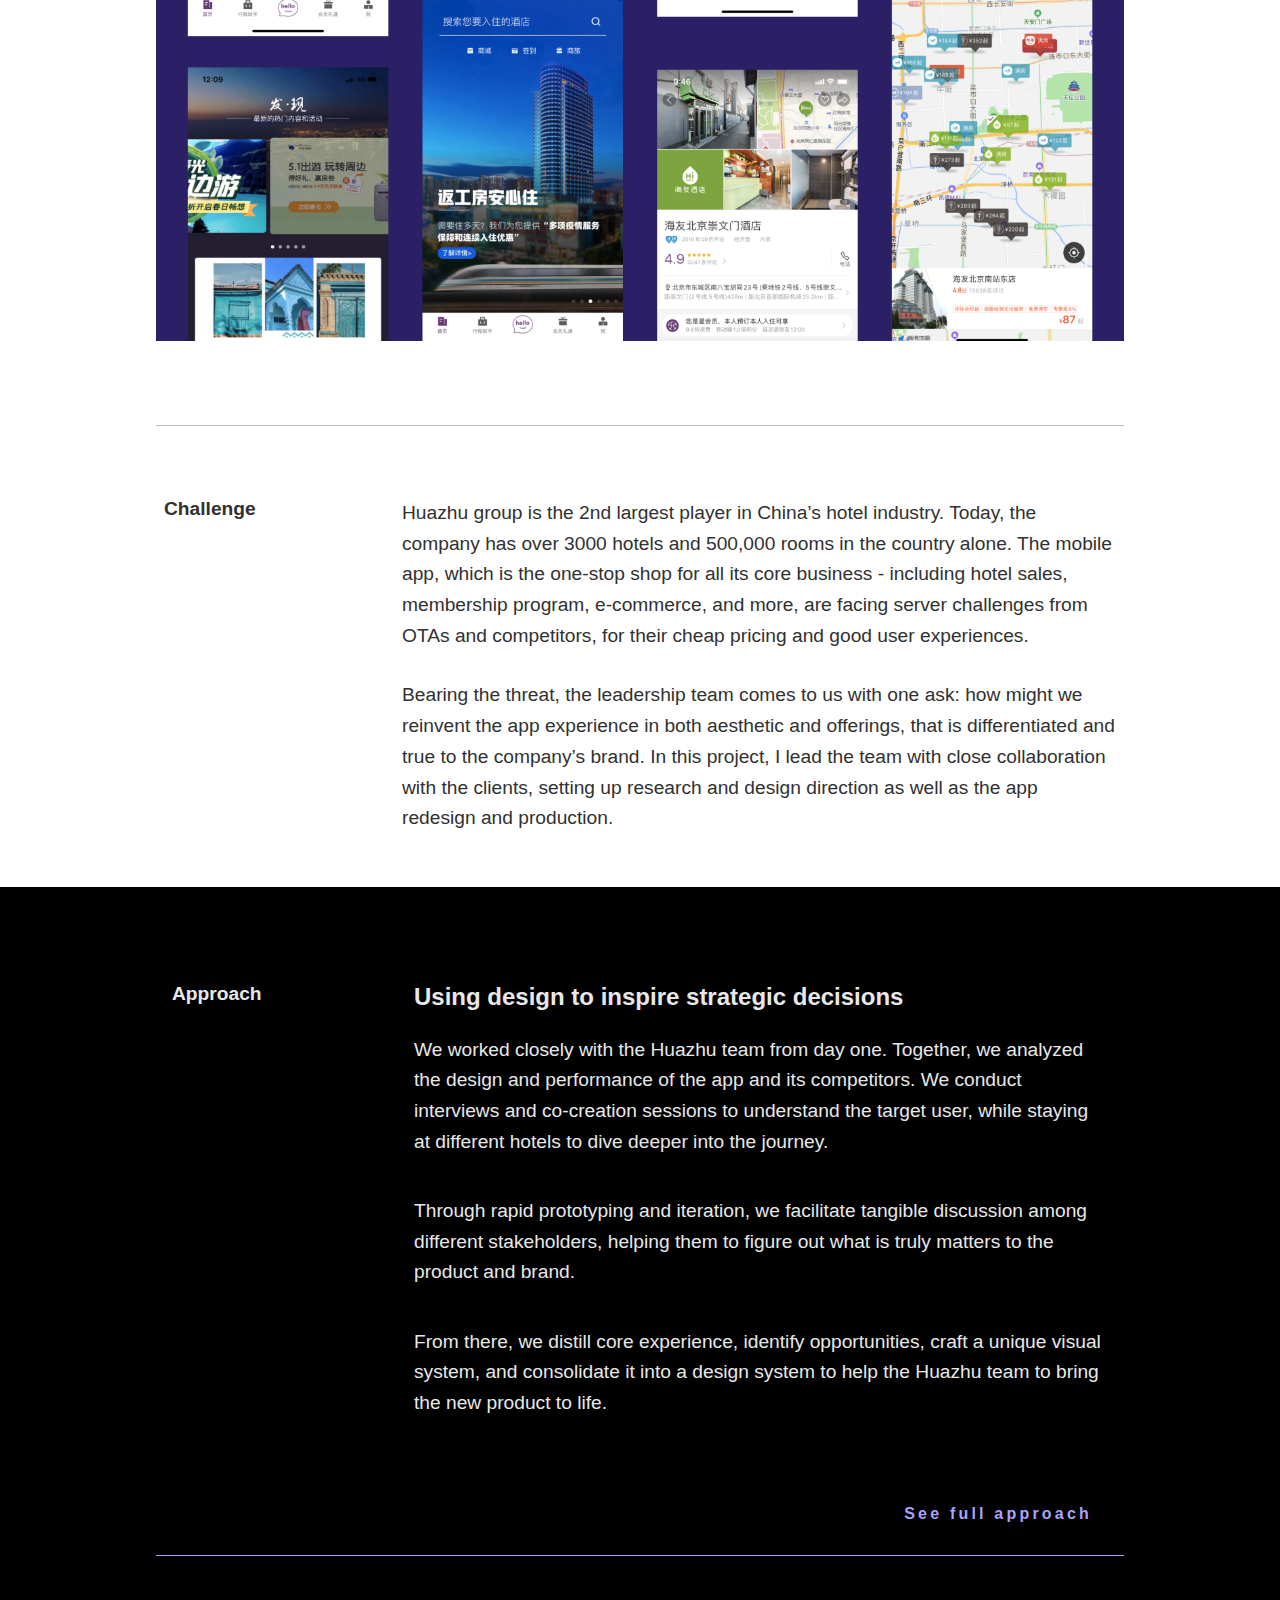
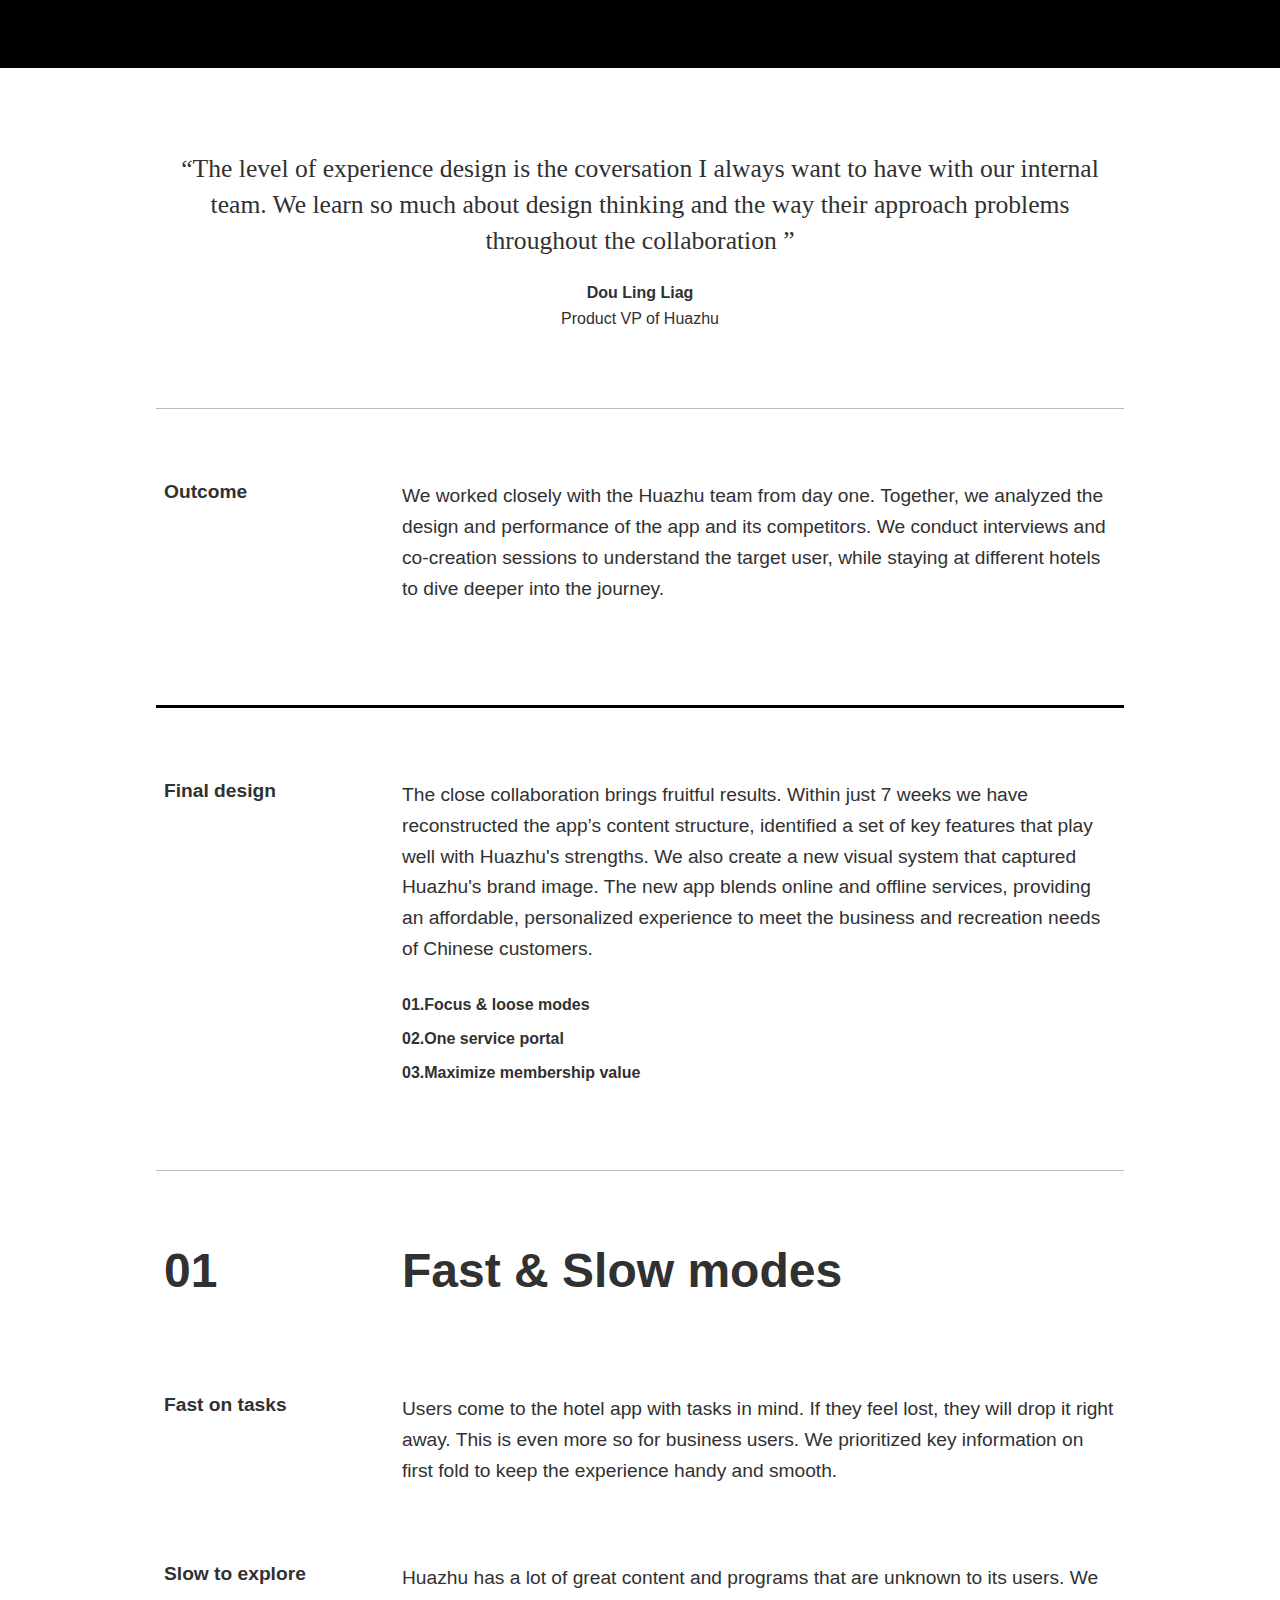
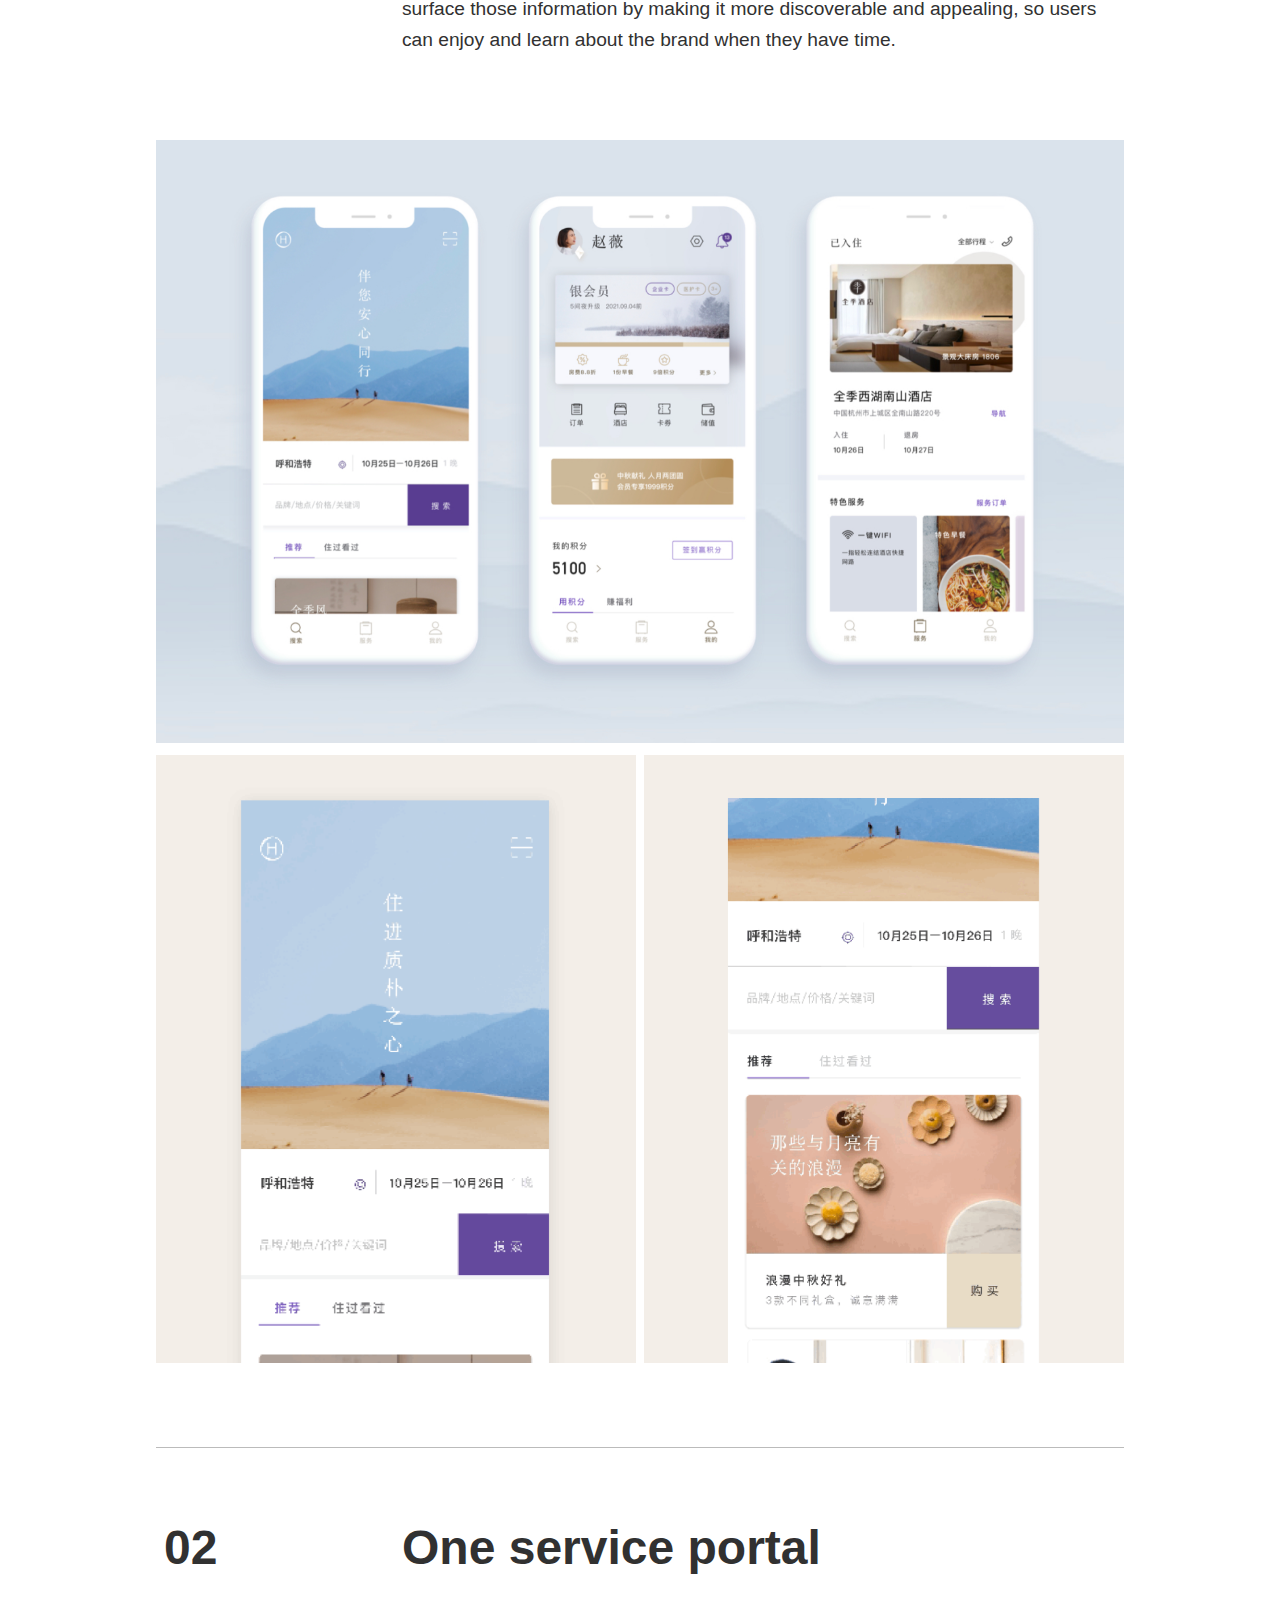
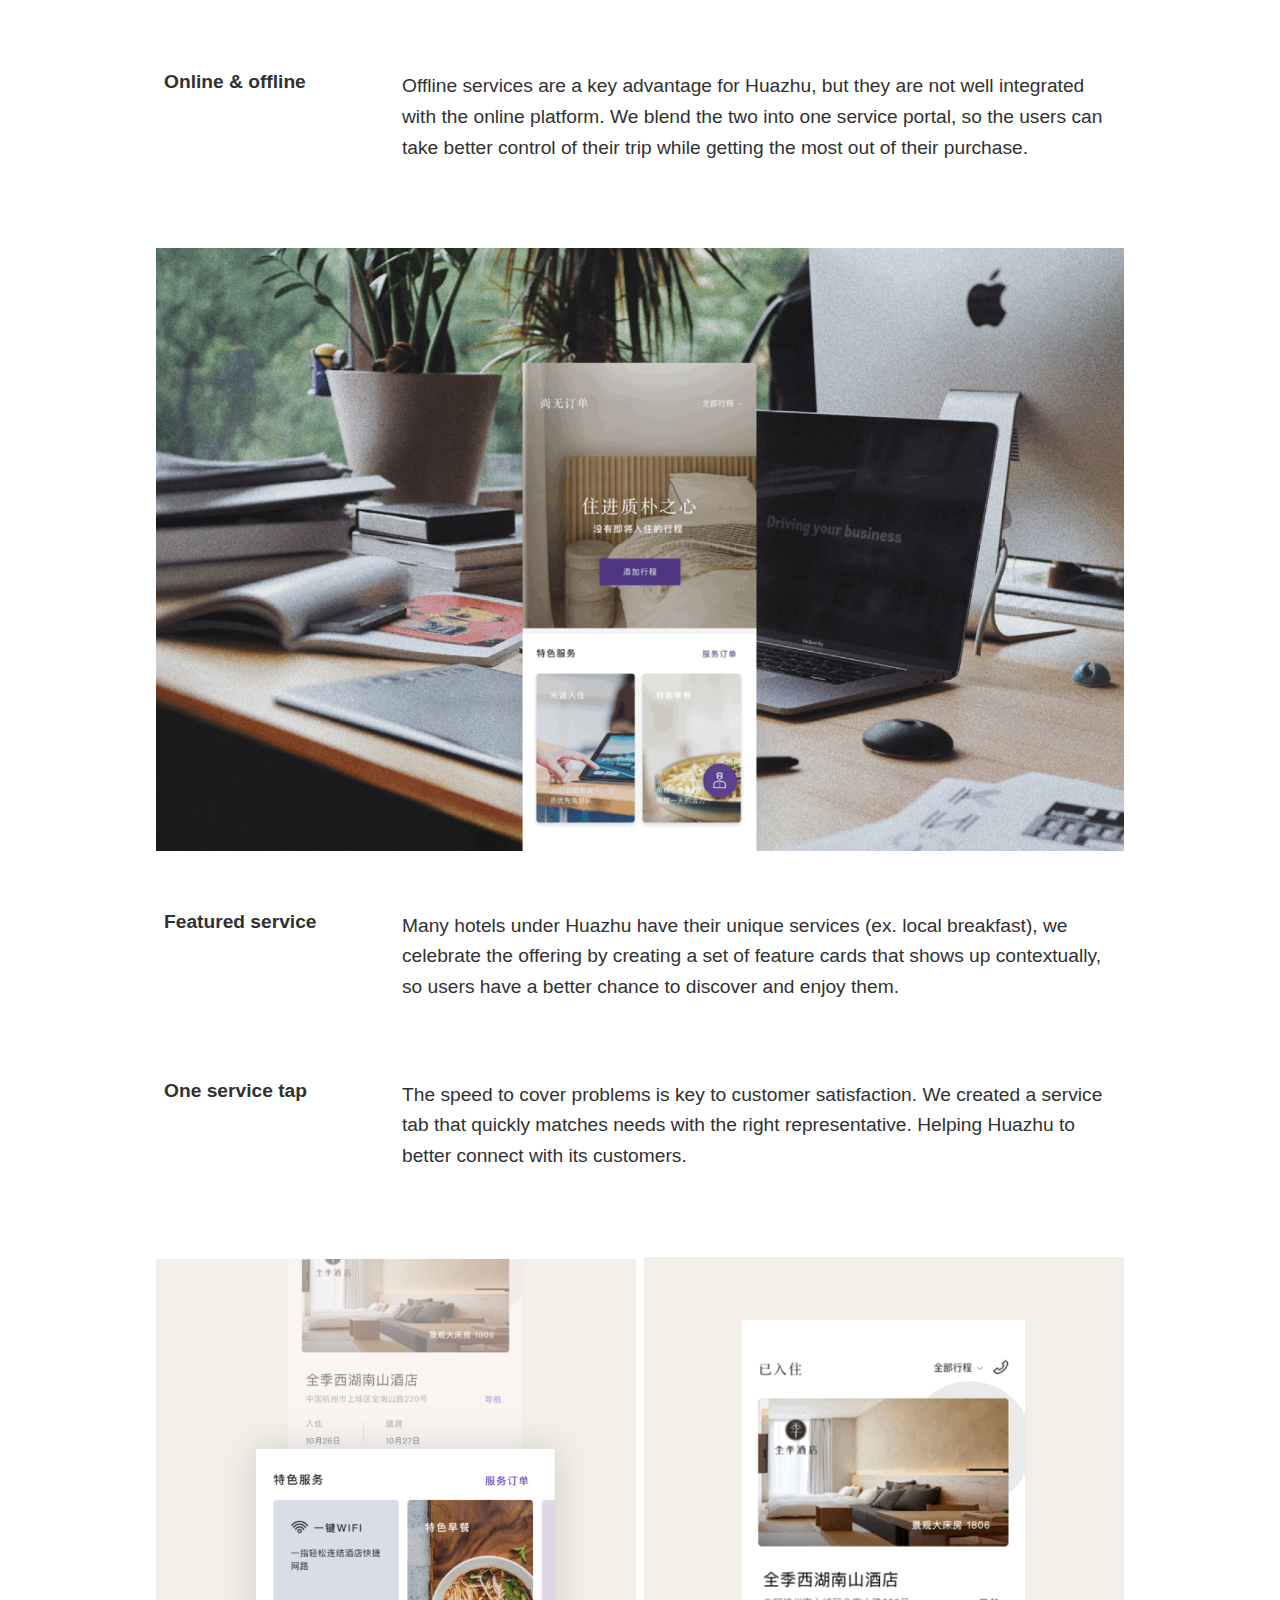
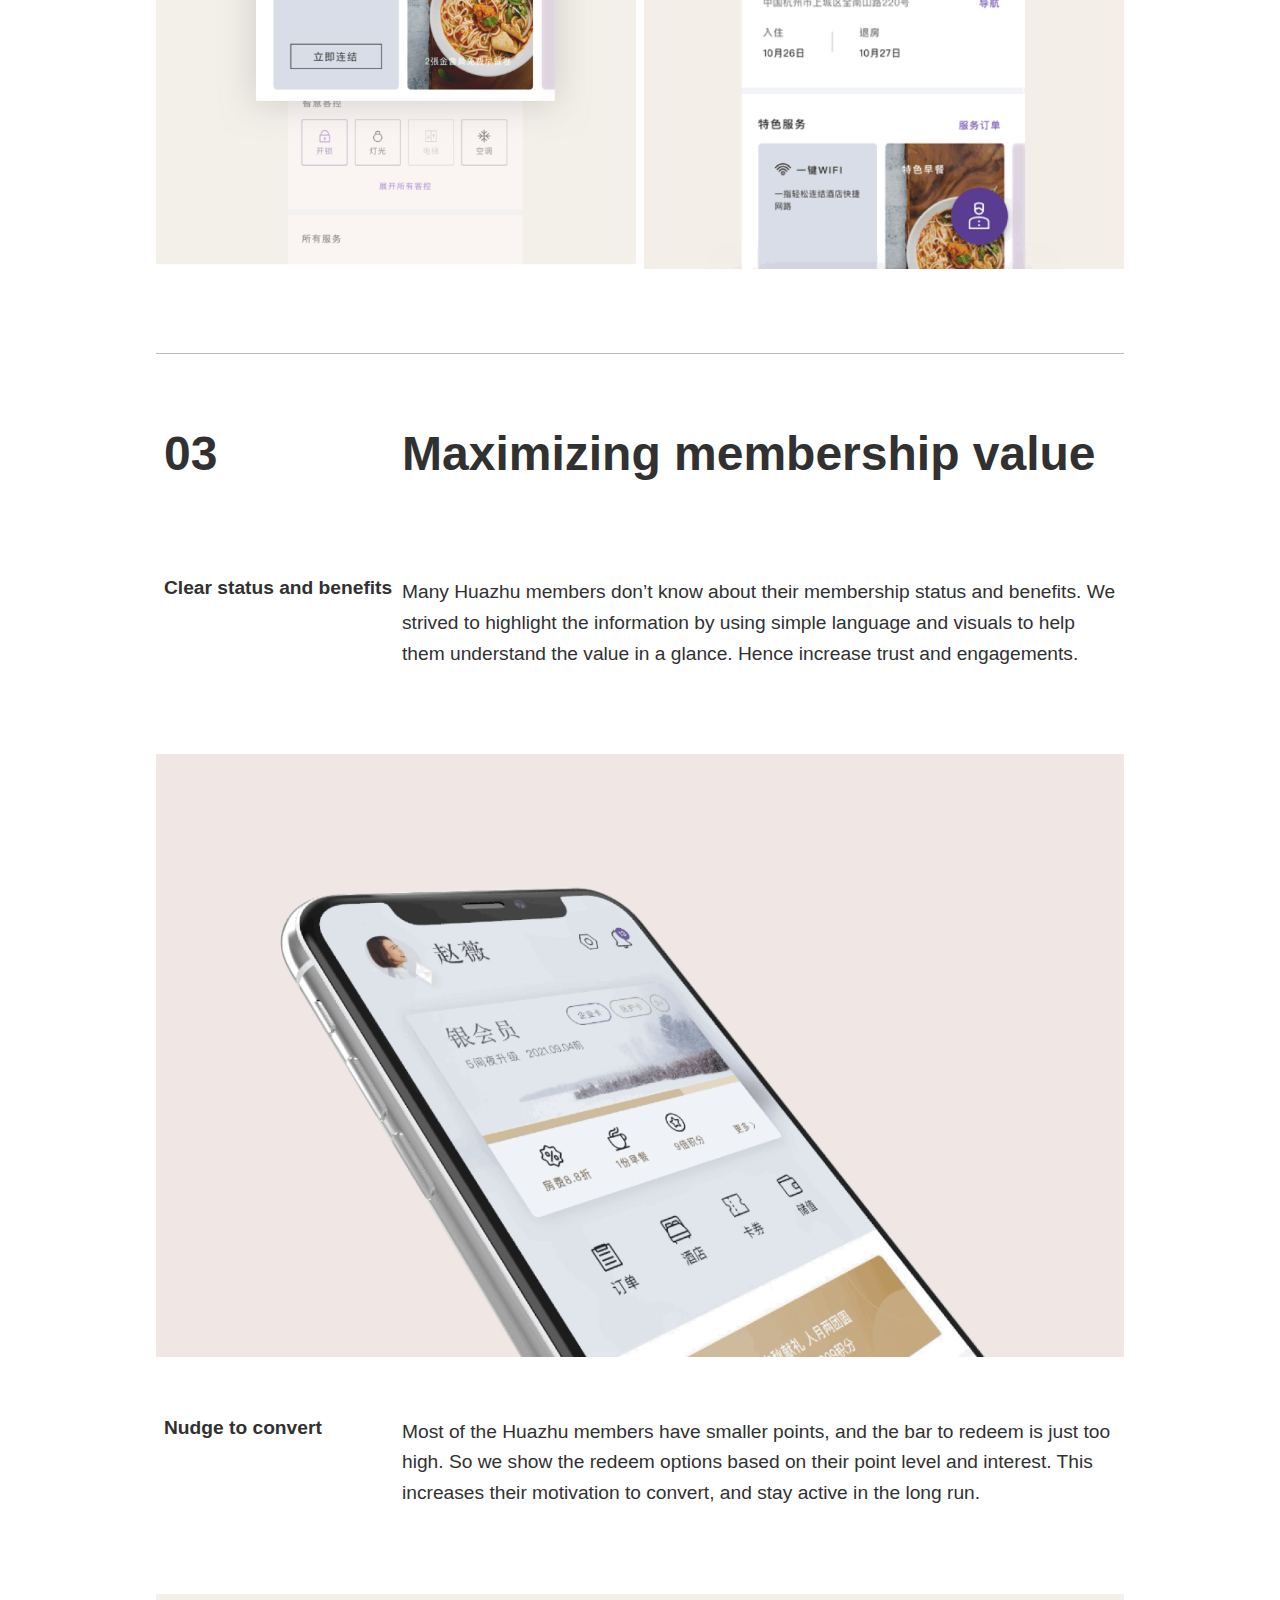
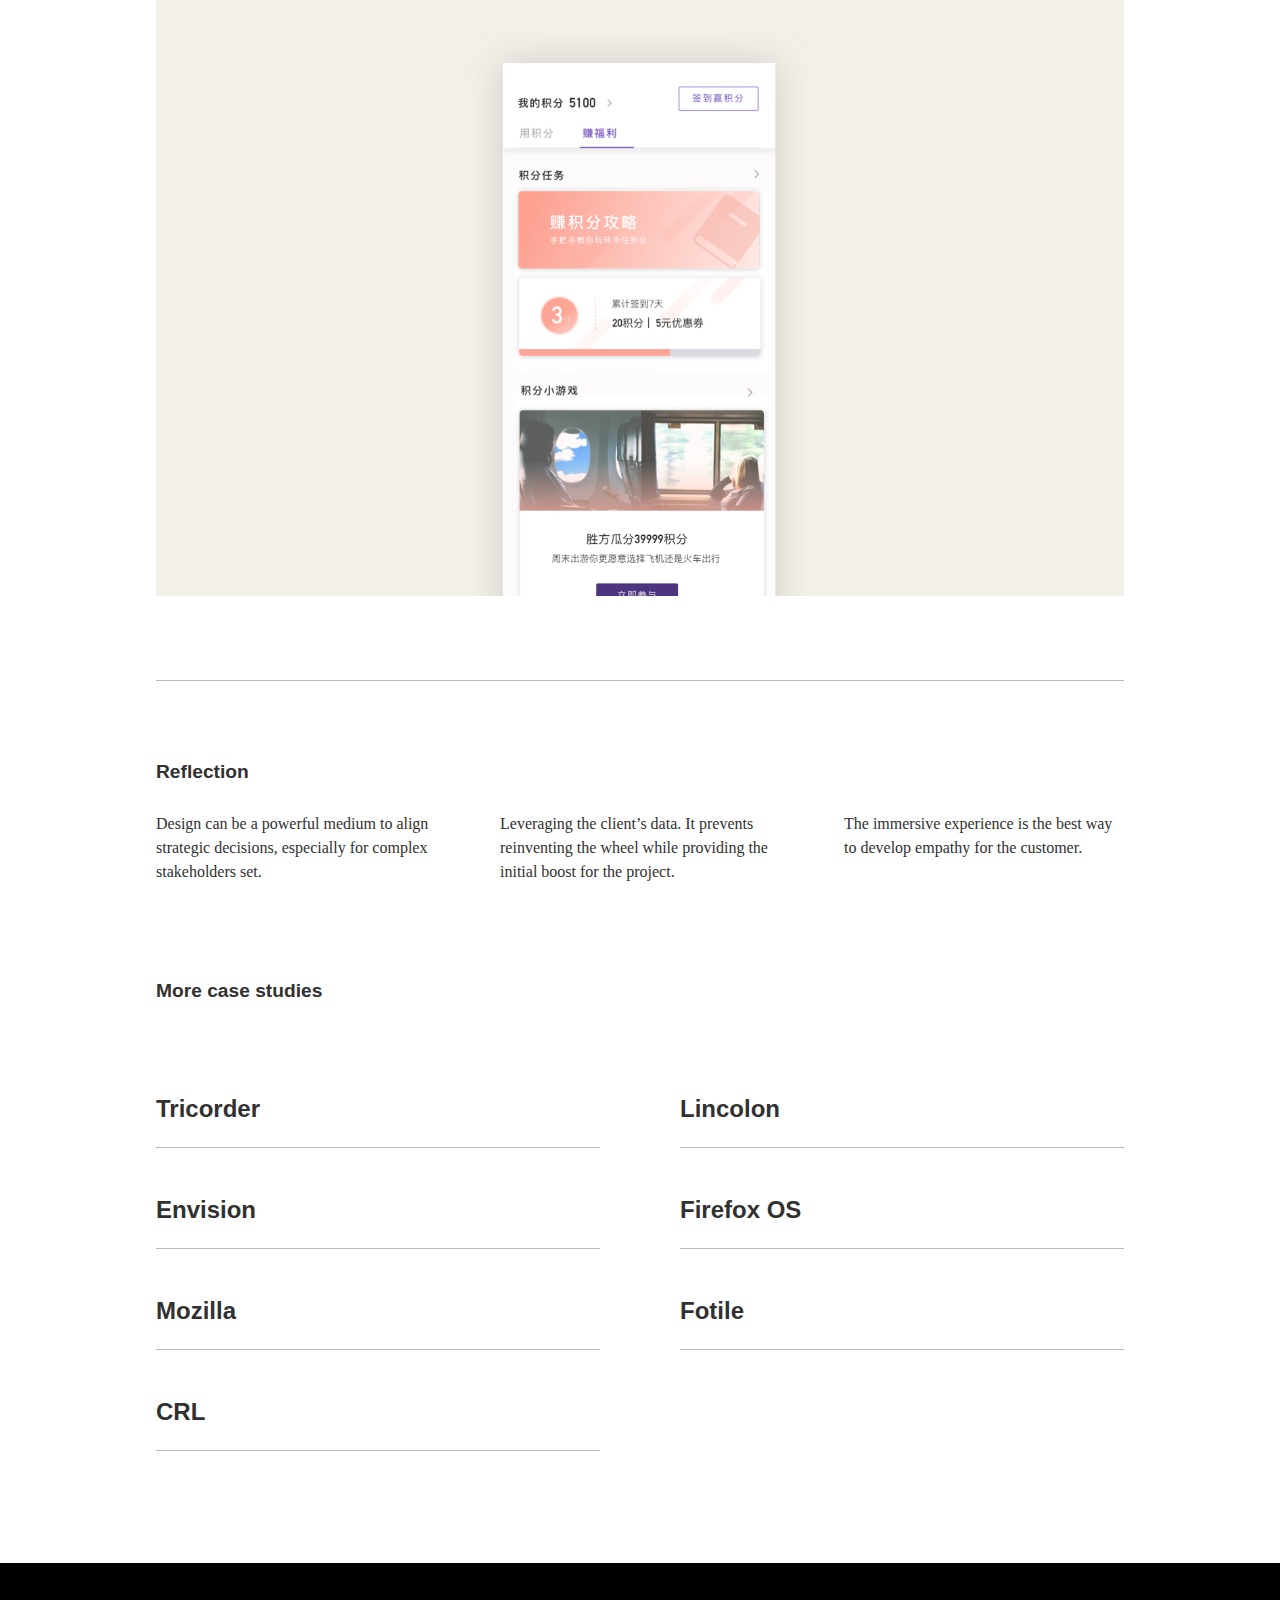
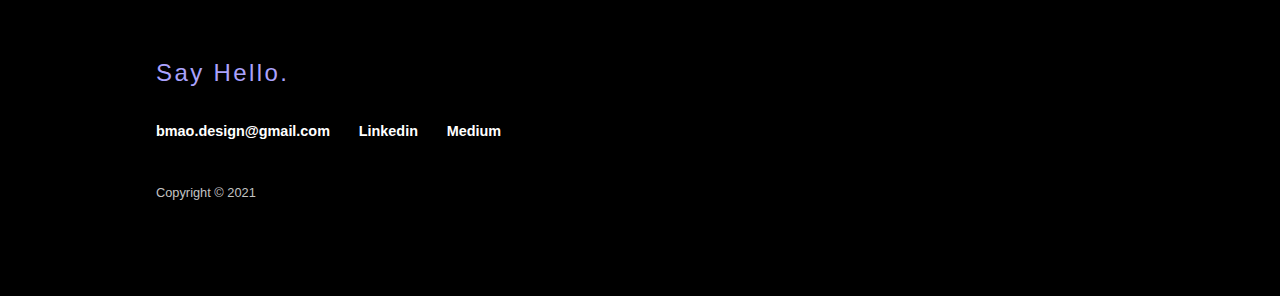
<file: case.html>
<!Doctype html>
<html lang="en">
    <head>
        <meta charset="UTF-8">
        <meta name="viewport" content="width=device-width, initial-scale=1.0">
        <title>Bryant Mao</title>
        <link rel="stylesheet" href="styles.css">
        <script src="script.js" defer></script>
    </head>
    <body>
        <!-- this is the bav bar -->
        <nav class="nav-main">
            <div class="nav-main__title">
                <a href="index.html">BRYANT MAO</a>
            </div>
            <a href="#" class="toggle-button">
                <span class="bar"></span>
                <span class="bar"></span>
                <span class="bar"></span>
            </a>
            <div class="nav-main__links">
                <ul>
                    <li><a href="case.html">Works</a></li>
                    <li><a href="about.html">About</a></li>
                </ul>
            </div>
        </nav>
        <!-- here is the main content -->
        <button onclick="topFunction()" id="top">^</button>
        <div class="page-wrap">
            <!-- here is case head -->
            <section class="case-head section-wrap--flex3">
                <div class="case-head__client flex3-box1">
                    <h1>Huazhu</h1>
                </div>
                <div class="case-head__title flex3-box2">
                    <h1 class=>Reimagining Hotel Digital Experience in Scale
                    </h1>
                    <p>Interaction Design,  Service design</p>
                </div>
            </section>
            <section class="case-heroshot section-wrap--wide">
                <div class="case-heroshot__image wrap1-box1">
                    <img class="hero-image" src="image/huazhu/hero image.png">
                </div>
            </section>
            <section class="case-intro section-wrap--normal">
                <div class="case-intro__text wrap2-box1">
                    <h2>With 100 million users and growing, Huazhu is building its hotel empire in China. Despite being the digital first-mover, its app has stumbled by its complex legacy and indifferent offerings. It is time to reinvent itself to sustain in China's competitive marketplace.</h2>
                </div>
            </section>
            <section class="case-image section-wrap--normal">
                <div class="case-image__image wrap2-box1">
                    <img class="large-image" src="image/huazhu/intro image.png">
                </div>
            </section>
            <section class="divider section-wrap--normal">
                <div class="divider--thin wrap2-box1"></div>
            </section>
            <!-- here is challenge -->
            <section class="challenge section-wrap--flex2">
                <div class="challenge__title flex2-box1">
                    <h2 class="sec-title">Challenge</h2>
                </div>
                <div class="challenge__text flex2-box2">
                    <p class="sec-text">Huazhu group is the 2nd largest player in China’s hotel industry. Today, the company has over 3000 hotels and 500,000 rooms in the country alone. The mobile app, which is the one-stop shop for all its core business - including hotel sales, membership program, e-commerce, and more, are facing server challenges from OTAs and competitors, for their cheap pricing and good user experiences.</p>
                    <p class="sec-text">Bearing the threat, the leadership team comes to us with one ask: how might we reinvent the app experience in both aesthetic and offerings, that is differentiated and true to the company’s brand. In this project, I lead the team with close collaboration with the clients, setting up research and design direction as well as the app redesign and production.</p>
                </div>
            </section>
            <!-- here is approach -->
            <section class="approach section-wrap--dark">
                <div class="section-wrap--normal">
                    <div class="flex-wrap1--dark">
                        <div class="approach__title flex-wrap1-box1">
                            <h2 class="sec-title-dark">Approach</h2>
                        </div>
                        <div class="approach__text flex-wrap1-box2">
                            <h3 class="sec-subtitle-dark">Using design to inspire strategic decisions</h3>
                            <p class="sec-text-dark">We worked closely with the Huazhu team from day one. Together, we analyzed the design and performance of the app and its competitors. We conduct interviews and co-creation sessions to understand the target user, while staying at different hotels to dive deeper into the journey. </p>
                            <p class="sec-text-dark">Through rapid prototyping and iteration, we facilitate tangible discussion among different stakeholders, helping them to figure out what is truly matters to the product and brand.</p>
                            <p class="sec-text-dark">From there, we distill core experience, identify opportunities, craft a unique visual system, and consolidate it into a design system to help the Huazhu team to bring the new product to life.</p>
                        </div>
                    </div>
                    <button type="button" class="collapsible">See full approach</button>
                    <!-- start of expand seciton-->
                    <div class="content">
                        <!-- divider -->
                        <section class="divider section-wrap--normal">
                            <div class="divider--thin wrap2-box1"></div>
                        </section>
                        <!-- content -->
                        <div class="flex-wrap1--dark">
                            <div class="approach__title flex-wrap1-box1">
                                <h2 class="sec-title-dark">Kickoff</h2>
                            </div>
                            <div class="approach__text flex-wrap1-box2">
                                <h3 class="sec-subtitle-dark">Bridging the gaps between silos</h3>
                                <p class="sec-text-dark">Since the app is own by different business units, we kicked off the project by conducting a series of internal interviews to understand the needs, interests, and expectations from all leaderships and functional teams, including product, sales, service, and brand. </p>
                                <p class="sec-text-dark">We audit the app to breakdown the major features while analyzing data from the current design and its competitors to learn what has been tried and how they perform. These efforts help us to onboard quickly and gather consensus on key areas for the design to explore down the line.</p>
                            </div>
                            <section class="highlight section-wrap--normal">
                                <div class="hightlight__image grid-image">
                                    <div class="img-warp grid-image__sub">
                                        <img src="image/huazhu/kickoff1.png">
                                    </div>
                                    <div class="img-warp grid-image__sub">
                                        <img src="image/huazhu/kickoff2.png">
                                    </div>
                                </div>
                            </section>
                        <!-- content -->
                        <div class="flex-wrap1--dark">
                            <div class="approach__title flex-wrap1-box1">
                                <h2 class="sec-title-dark">Research</h2>
                            </div>
                            <div class="approach__text flex-wrap1-box2">
                                <h3 class="sec-subtitle-dark">Dipping ourselves in the user’s shoe</h3>
                                <p class="sec-text-dark">The primary user of the Huazhu app is business travelers, which consist of over 60% of the traffic. So we start our research by conducting interviews with the target group, to learn more about their pain points and needs, and what their journey looks like.</p>
                                <p class="sec-text-dark">During the session, we use low-fidelity prototypes with a co-creation exercise to facilitate conversation, collect potential ideas, and more importantly the ‘why’. We also interviewed two experts who have rich experience in membership programs and hotel services to draw inspiration from their wide exposure and edge use cases.</p>
                                <p class="sec-text-dark">Finally, to put ourselves in the shoes of the user, we immerse ourselves in several Huazhu’s hotels to learn how the online and offline service operates, and how it feels as a customer.</p>
                            </div>
                            <section class="highlight section-wrap--normal">
                                <div class="hightlight__image grid-image">
                                    <div class="img-warp grid-image__main">
                                        <img src="image/huazhu/research1.png">
                                    </div>
                                    <div class="img-warp grid-image__sub">
                                        <img src="image/huazhu/research2.png">
                                    </div>
                                    <div class="img-warp grid-image__sub">
                                        <img src="image/huazhu/research3.png">
                                    </div>
                                </div>
                            </section>
                        </div>
                        <!-- content -->
                        <div class="flex-wrap1--dark">
                            <div class="approach__title flex-wrap1-box1">
                                <h2 class="sec-title-dark">Design</h2>
                            </div>
                            <div class="approach__text flex-wrap1-box2">
                                <h3 class="sec-subtitle-dark">Identify the core offering through rapid prototyping</h3>
                                <p class="sec-text-dark">With the rich insight in hand, the team is ready to get the design running. To make the process more efficient, we first map out all the features and content blocks of the app, divided them into four independent experience modules - first entry, search, service, membership, and tackle them separately.</p>
                                <p class="sec-text-dark">The workflow enables us to builds quick prototypes on a daily basis to test and discuss with the client. It also helps us integrate better with the product team, raises health tension between different functional teams to decide what is really matters to their business and brand. With runs of prioritization, a core feature set has emerged that plays to Huazhu’s strength and meets its user’s needs.</p>
                            </div>
                            <section class="highlight section-wrap--normal">
                                <div class="hightlight__image grid-image">
                                    <div class="img-warp grid-image__main">
                                        <img src="image/huazhu/design01.png">
                                    </div>
                                    <div class="img-warp grid-image__sub">
                                        <img src="image/huazhu/design02.png">
                                    </div>
                                    <div class="img-warp grid-image__sub">
                                        <img src="image/huazhu/design03.png">
                                    </div>
                                </div>
                            </section>
                        </div>
                        <!-- content -->
                        <div class="flex-wrap1--dark">
                            <div class="approach__title flex-wrap1-box1">
                                <h2 class="sec-title-dark"></h2>
                            </div>
                            <div class="approach__text flex-wrap1-box2">
                                <h3 class="sec-subtitle-dark">Creating a visual language that stands out</h3>
                                <p class="sec-text-dark">One focus for the project is to use the app as a medium to showcase what Huazhu means as a brand to stand out in the China market. So, along with the feature conversation, we also collected a set of mood boards with different art directions and applied it to key screens to spark conversations with the leadership team to capture the essence of the vision - to provide affordable hotel service with integrity and elegance. The result is an image-rich, minimalist visual language that celebrates content with nature and human touch.</p>
                            </div>
                            <section class="highlight section-wrap--normal">
                                <div class="hightlight__image grid-image">
                                    <div class="img-warp grid-image__main">
                                        <img src="image/huazhu/design04.png">
                                    </div>
                                </div>
                            </section>
                        </div>
                        <!-- content -->
                        <div class="flex-wrap1--dark">
                            <div class="approach__title flex-wrap1-box1">
                                <h2 class="sec-title-dark"></h2>
                            </div>
                            <div class="approach__text flex-wrap1-box2">
                                <h3 class="sec-subtitle-dark">Building a robust design system that scale</h3>
                                <p class="sec-text-dark">We knew from day one that this app needs a robust design system to grow in scale. It’s not only because it intertwines complex information with huge traffic, but also because the product belongs to a variety of businesses with different work approaches and interests. Therefore, once the key screens are in place, we start to audit all the common components, align them with the new visual identity, and transfer them into a set of guidelines and resources. The deliverable helped the in-house team to work in parallel on other parts of the app while keeping high consistency with performance.</p>
                            </div>
                            <section class="highlight section-wrap--normal">
                                <div class="hightlight__image grid-image">
                                    <div class="img-warp grid-image__main">
                                        <img src="image/huazhu/design05.png">
                                    </div>
                                </div>
                            </section>
                        </div>
                    </div>
                    <!-- end of expand seciton-->
                </div>
            </section>
            <!-- here is quote -->
            <section class="quote section-wrap--normal">
                <div class="wrap2-box1">
                    <h4 class="quote__text">“The level of experience design is the coversation I always want to have with our internal team. We learn so much about design thinking and the way their approach problems throughout the collaboration ”</h4>
                    <p class="quote__name">Dou Ling Liag</p>
                    <p class="quote__job">Product VP of Huazhu</p>
                </div>
            </section>
            <section class="divider section-wrap--normal">
                <div class="divider--thin wrap2-box1"></div>
            </section>
            <!-- here is outcome -->
            <section class="outcome section-wrap--flex2">
                <div class="outcome__title flex2-box1">
                    <h2 class="sec-title">Outcome</h2>
                </div>
                <div class="outcome__text flex2-box2">
                    <p class="sec-text">We worked closely with the Huazhu team from day one. Together, we analyzed the design and performance of the app and its competitors. We conduct interviews and co-creation sessions to understand the target user, while staying at different hotels to dive deeper into the journey. </p>
                </div>
            </section>
            <section class="divider section-wrap--normal">
                <div class="divider--thick wrap2-box1"></div>
            </section>
            <!-- here is final design -->
            <section class="final-design section-wrap--flex2">
                <div class="final-design__title flex2-box1">
                    <h2 class="sec-title">Final design</h2>
                </div>
                <div class="final-design__text flex2-box2">
                    <p class="sec-text">The close collaboration brings fruitful results. Within just 7 weeks we have reconstructed the app’s content structure, identified a set of key features that play well with Huazhu's strengths. We also create a new visual system that captured Huazhu's brand image. The new app blends online and offline services, providing an affordable, personalized experience to meet the business and recreation needs of Chinese customers. </p>
                    <ul class="sec-list">
                        <li>01.Focus & loose modes</li>
                        <li>02.One service portal</li>
                        <li>03.Maximize membership value</li>
                    </ul>
                </div>
            </section>
            <section class="divider section-wrap--normal">
                <div class="divider--thin wrap2-box1"></div>
            </section>
            <!-- here is highlight 1-->      
            <section class="highlight section-wrap--flex2">
                <div class="highlight__title flex2-box1">
                    <h2>01</h2>
                </div flex2-box2>
                <div class="highlight__title flex2-box2">
                    <h2>Fast & Slow modes</h2>
                </div>
            </section>
            <section class="highlight section-wrap--flex2">
                <div class="highlight__title flex2-box1">
                    <h3 class="sec-title">Fast on tasks</h3>
                </div>
                <div class="highlight__text flex2-box2">
                    <p class="sec-text">Users come to the hotel app with tasks in mind. If they feel lost,  they will drop it right away. This is even more so for business users. We prioritized key information on first fold to keep the experience handy and smooth.</p>
                </div>
            </section>
            <section class="highlight section-wrap--flex2">
                <div class="highlight__subtitle flex2-box1">
                    <h3 class="sec-title">Slow to explore</h3>
                </div>
                <div class="highlight__text flex2-box2">
                    <p class="sec-text">Huazhu has a lot of great content and programs that are unknown to its users. We surface those information by making it more discoverable and appealing, so users can enjoy and learn about the brand when they have time.</p>
                </div>
            </section>
            <section class="highlight section-wrap--normal">
                <div class="hightlight__image grid-image">
                    <div class="img-warp grid-image__main">
                        <img src="image/huazhu/highlight1-01.png">
                    </div>
                    <div class="img-warp grid-image__sub">
                        <img src="image/huazhu/highlight1-02.png">
                    </div>
                    <div class="img-warp grid-image__sub">
                        <img src="image/huazhu/highlight1-03.png">
                    </div>
                </div>
            </section>
            <section class="divider section-wrap--normal">
                <div class="divider--thin wrap2-box1"></div>
            </section>
             <!-- here is highlight 2-->
             <section class="highlight section-wrap--flex2">
                <div class="highlight__title flex2-box1">
                    <h2>02</h2>
                </div>
                <div class="highlight__title flex2-box2">
                    <h2>One service portal</h2>
                </div>
            </section>
            <section class="highlight section-wrap--flex2">
                <div class="highlight__subtitle flex2-box1">
                    <h3 class="sec-title">Online & offline</h3>
                </div>
                <div class="highlight__text flex2-box2">
                    <p class="sec-text">Offline services are a key advantage for Huazhu, but they are not well integrated with the online platform. We blend the two into one service portal, so the users can take better control of their trip while getting the most out of their purchase.</p>
                </div>
            </section>
            <section class="highlight section-wrap--normal">
                <div class="hightlight__image grid-image">
                    <div class="img-warp grid-image__main">
                        <img src="image/huazhu/highlights2_01.png">
                    </div>
                </div>
            </section>
            <section class="highlight section-wrap--flex2">
                <div class="highlight__subtitle flex2-box1">
                    <h3 class="sec-title">Featured service</h3>
                </div>
                <div class="highlight__text flex2-box2">
                    <p class="sec-text">Many hotels under Huazhu have their unique services (ex. local breakfast), we celebrate the offering by creating a set of feature cards that shows up contextually, so users have a better chance to discover and enjoy them.</p>
                </div>
            </section>
            <section class="highlight section-wrap--flex2">
                <div class="highlight__subtitle flex2-box1">
                    <h3 class="sec-title">One service tap</h3>
                </div>
                <div class="highlight__text flex2-box2">
                    <p class="sec-text">The speed to cover problems is key to customer satisfaction. We created a service tab that quickly matches needs with the right representative. Helping Huazhu to better connect with its customers.</p>
                </div>
            </section>
            <section class="highlight section-wrap--normal">
                <div class="hightlight__image grid-image">
                    <div class="img-warp grid-image__sub">
                        <img src="image/huazhu/highlights2_02.png">
                    </div>
                    <div class="img-warp grid-image__sub">
                        <img src="image/huazhu/highlights2_03.png">
                    </div>
                </div>
            </section>
            <section class="divider section-wrap--normal">
                <div class="divider--thin wrap2-box1"></div>
            </section>
            <!-- here is highlight3 -->
            <section class="highlight section-wrap--flex2">
                <div class="highlight__title flex2-box1">
                    <h2>03</h2>
                </div>
                <div class="highlight__title flex2-box2">
                    <h2>Maximizing membership value</h2>
                </div>
            </section>
            <section class="highlight section-wrap--flex2">
                <div class="highlight__subtitle flex2-box1">
                    <h3 class="sec-title">Clear status and benefits</h3>
                </div>
                <div class="highlight__text flex2-box2">
                    <p class="sec-text">Many Huazhu members don’t know about their membership status and benefits. We strived to highlight the information by using simple language and visuals to help them understand the value in a glance. Hence increase trust and engagements.</p>
                </div>
            </section>
            <section class="highlight section-wrap--normal">
                <div class="hightlight__image grid-image">
                    <div class="img-warp grid-image__main">
                        <img src="image/huazhu/Highlight3_01.png">
                    </div>
                </div>
            </section>
            <section class="highlight section-wrap--flex2">
                <div class="highlight__subtitle flex2-box1">
                    <h3 class="sec-title">Nudge to convert</h3>
                </div>
                <div class="highlight__text flex2-box2">
                    <p class="sec-text">Most of the Huazhu members have smaller points, and the bar to redeem is just too high. So we show the redeem options based on their point level and interest. This increases their motivation to convert, and stay active in the long run.</p>
                </div>
            </section>
            <section class="highlight section-wrap--normal">
                <div class="hightlight__image grid-image">
                    <div class="img-warp grid-image__main">
                        <img src="image/huazhu/Highlight3_02.png">
                    </div>
                </div>
            </section>
            <section class="divider section-wrap--normal">
                <div class="divider--thin wrap2-box1"></div>
            </section>
            <section class="reflection section-wrap--normal">
                <div class="reflection__title">
                    <h2 class="sec-title">Reflection</h2>
                </div>
                <div class="reflection__text grid-text">
                    <div class="text-wrap">
                        <p class="sec-text--2">Design can be a powerful medium to align strategic decisions, especially for complex stakeholders set.</p>
                    </div>
                    <div class="text-wrap">
                        <p class="sec-text--2">Leveraging the client’s data. It prevents reinventing the wheel while providing the initial boost for the project.</p>
                    </div>
                    <div class="text-wrap">
                        <p class="sec-text--2">The immersive experience is the best way to develop empathy for the customer. </p>
                    </div>
                </div>
            </section>
            <section class="more-case">
                <div class="more-case__title section-wrap--normal">
                    <h2 class="sec-title">More case studies</h2>
                </div>
                <div class="more-case__links section-wrap--normal">
                    <div class="grid-case">
                        <div
                        class="link-wrap">Tricorder</div>
                        <div class="link-wrap">Lincolon</div>
                        <div class="link-wrap">Envision</div>
                        <div class="link-wrap">Firefox OS </div>
                        <div class="link-wrap">Mozilla</div>
                        <div class="link-wrap">Fotile</div>
                        <div class="link-wrap">CRL</div>
                    </div>
                </div>
            </section>
            <footer class="footer-main section-wrap--dark">
                <div class="section-wrap--normal flex-footer">
                  <h3 class="footer-main__title">Say Hello.</h3>
                  <div class="footer-main__links">
                      <a href="mailto:bmao.design@gmail.com" target="_blank"
                          >bmao.design@gmail.com</a>
                      <a href="https://www.linkedin.com/in/bryantmao/" target="_blank"
                          >Linkedin</a>
                      <a href="https://medium.com/@bryantmao_97569" target="_blank"
                          >Medium</a>
                  </div>
                  <p class="caption--dark1"> Copyright © 2021</p>
                </div>
            </footer>
        </div>
    </body>
</html>
</file>
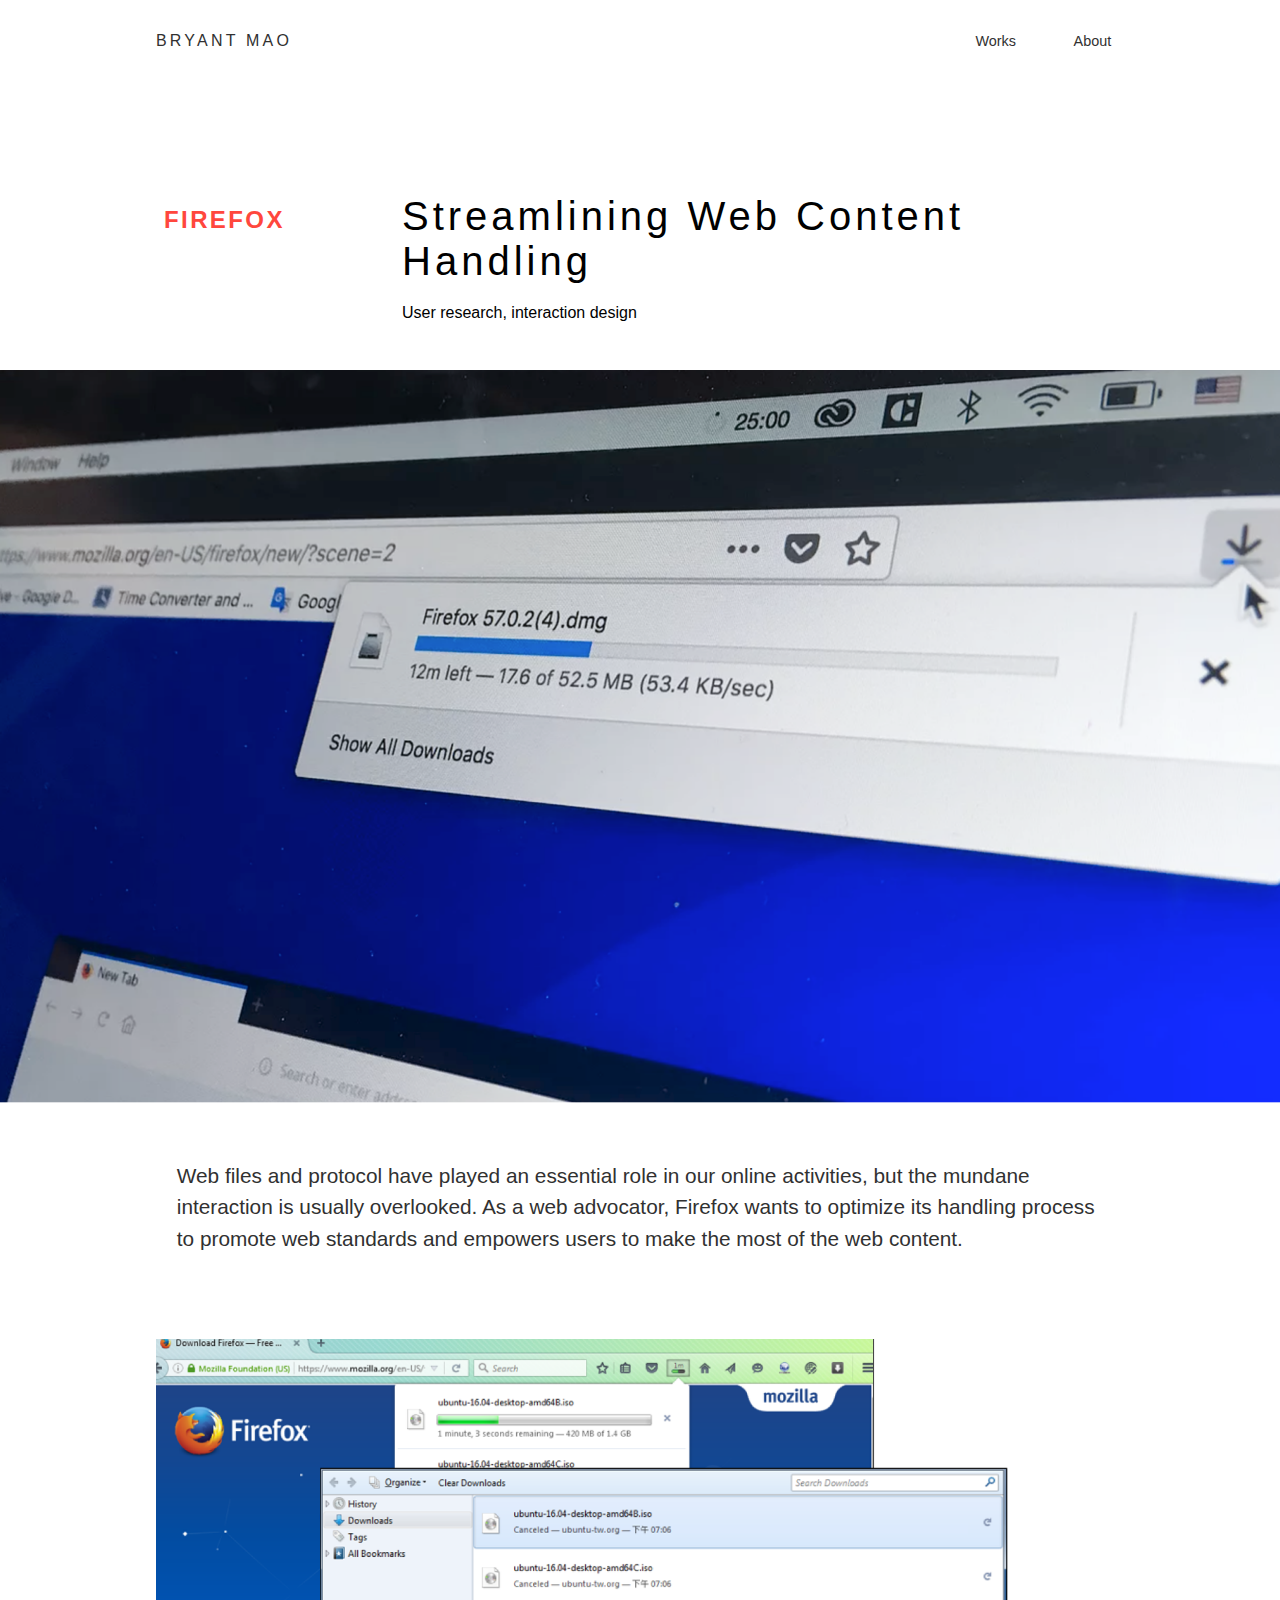
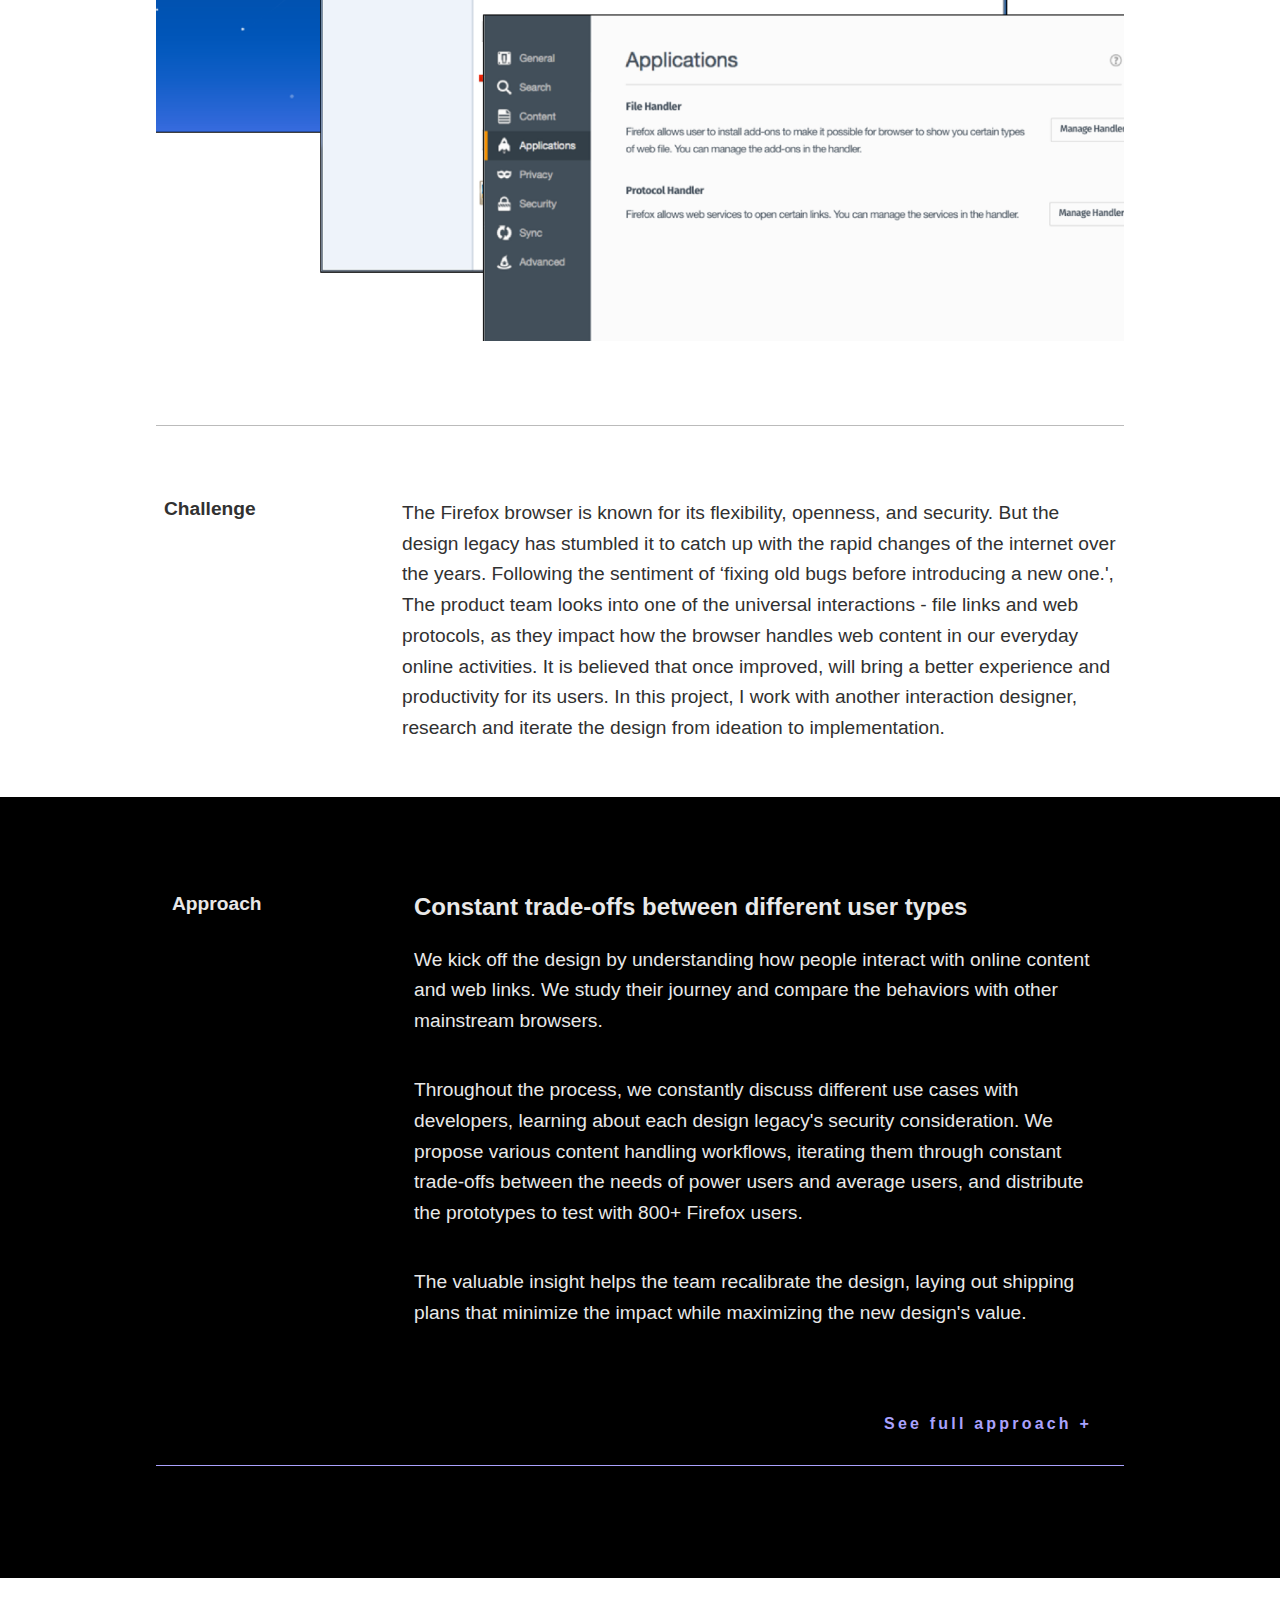
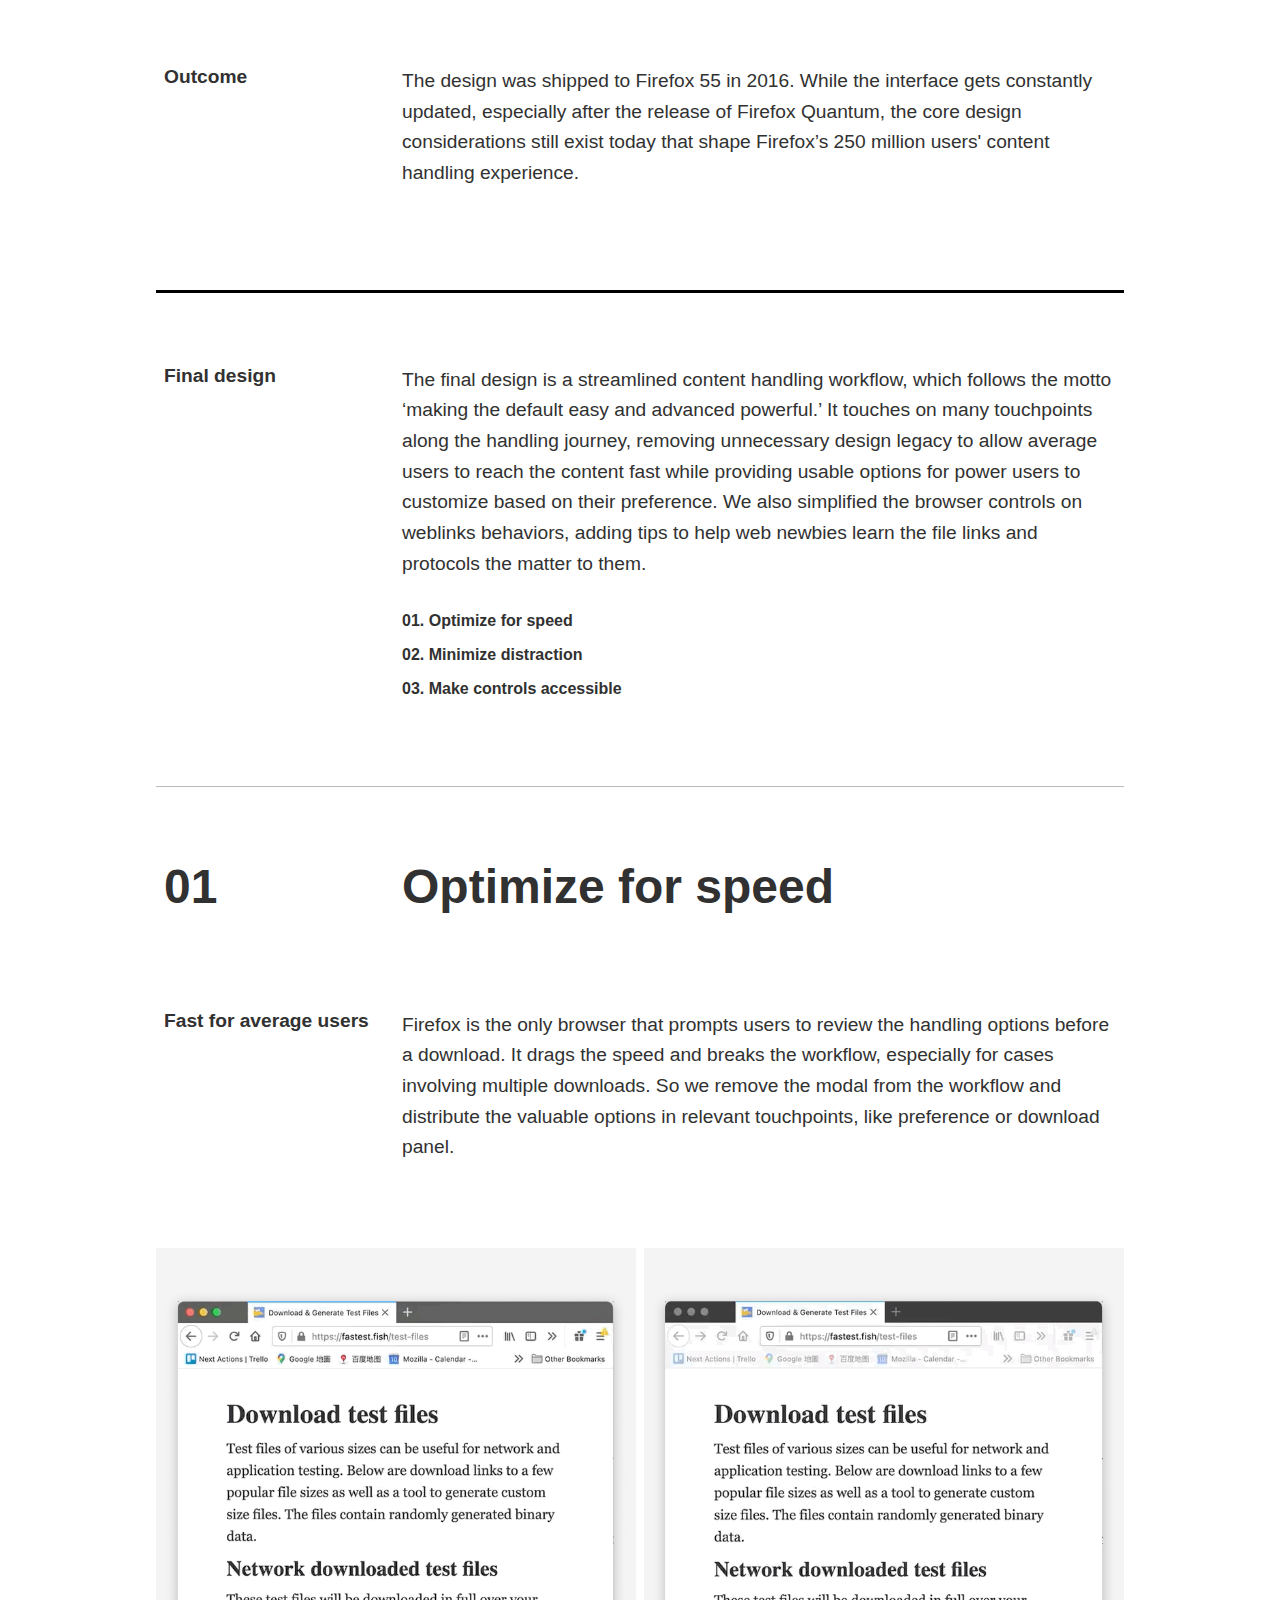
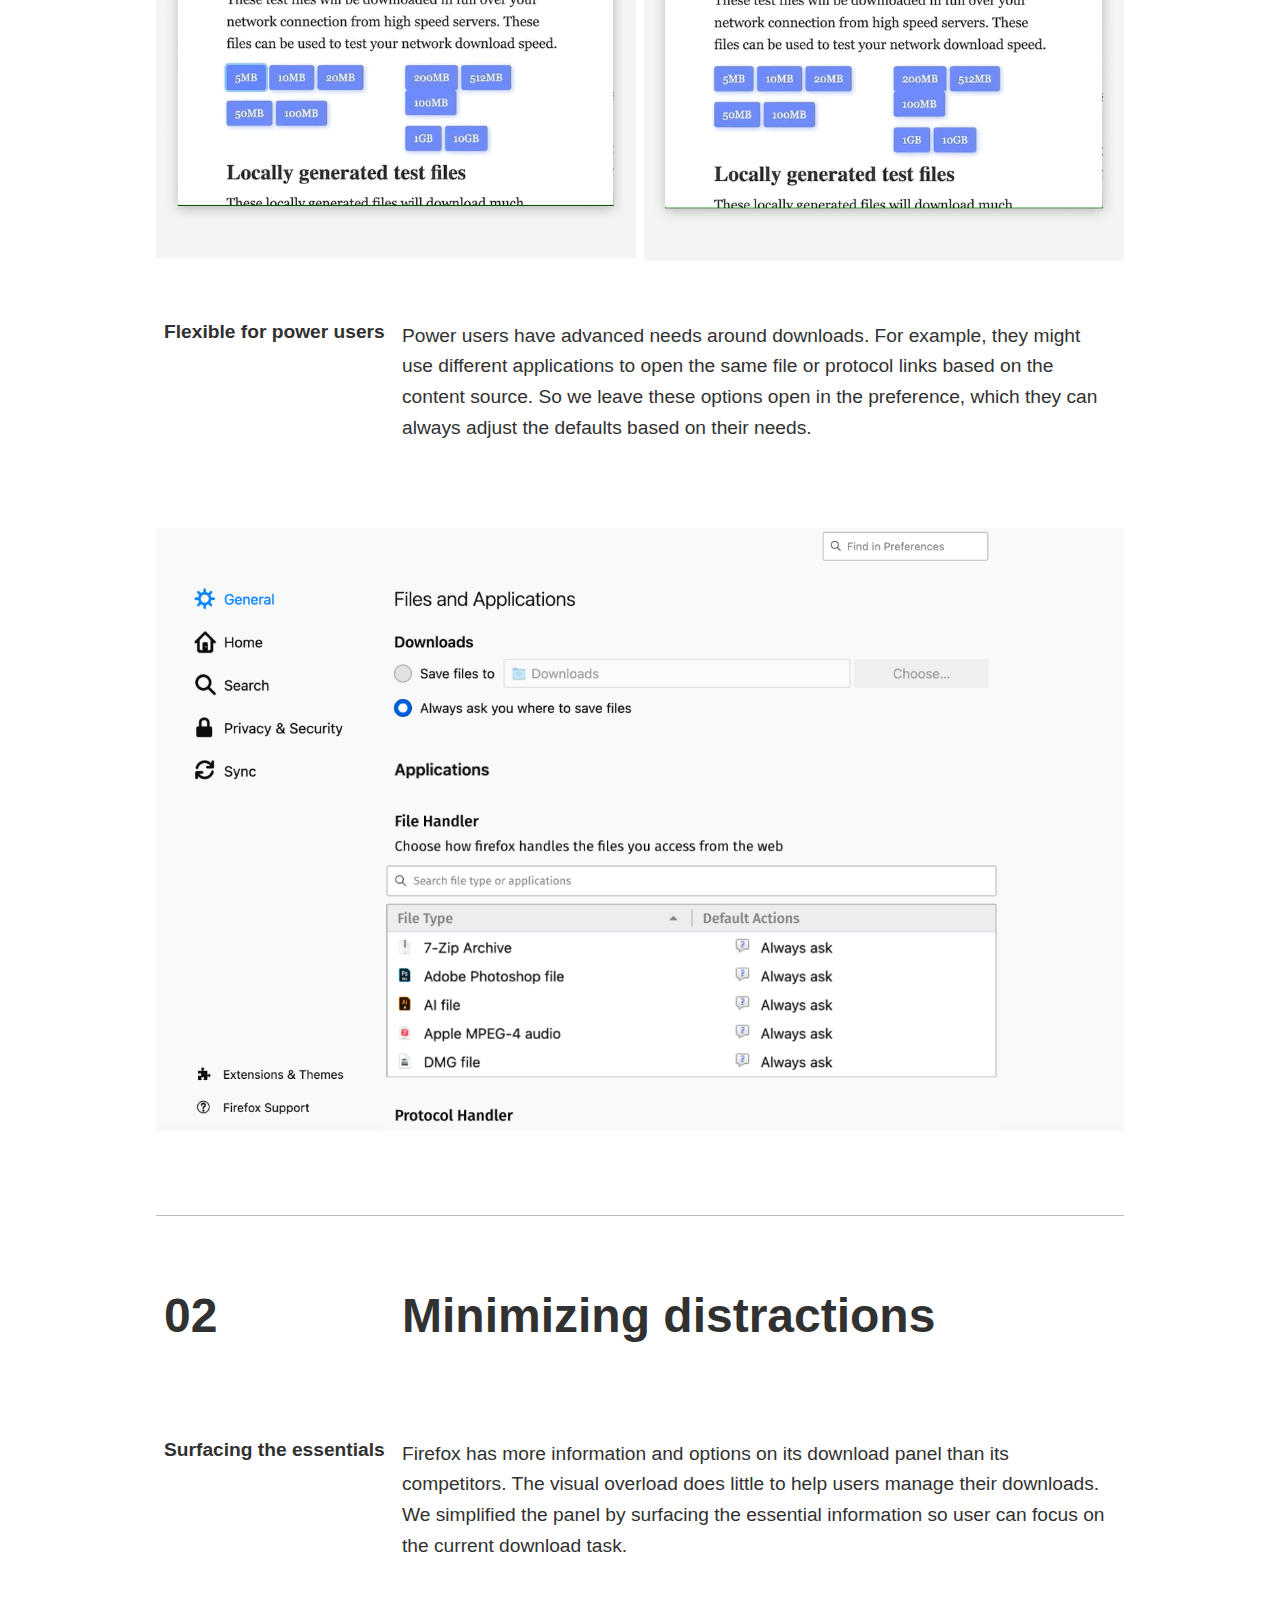
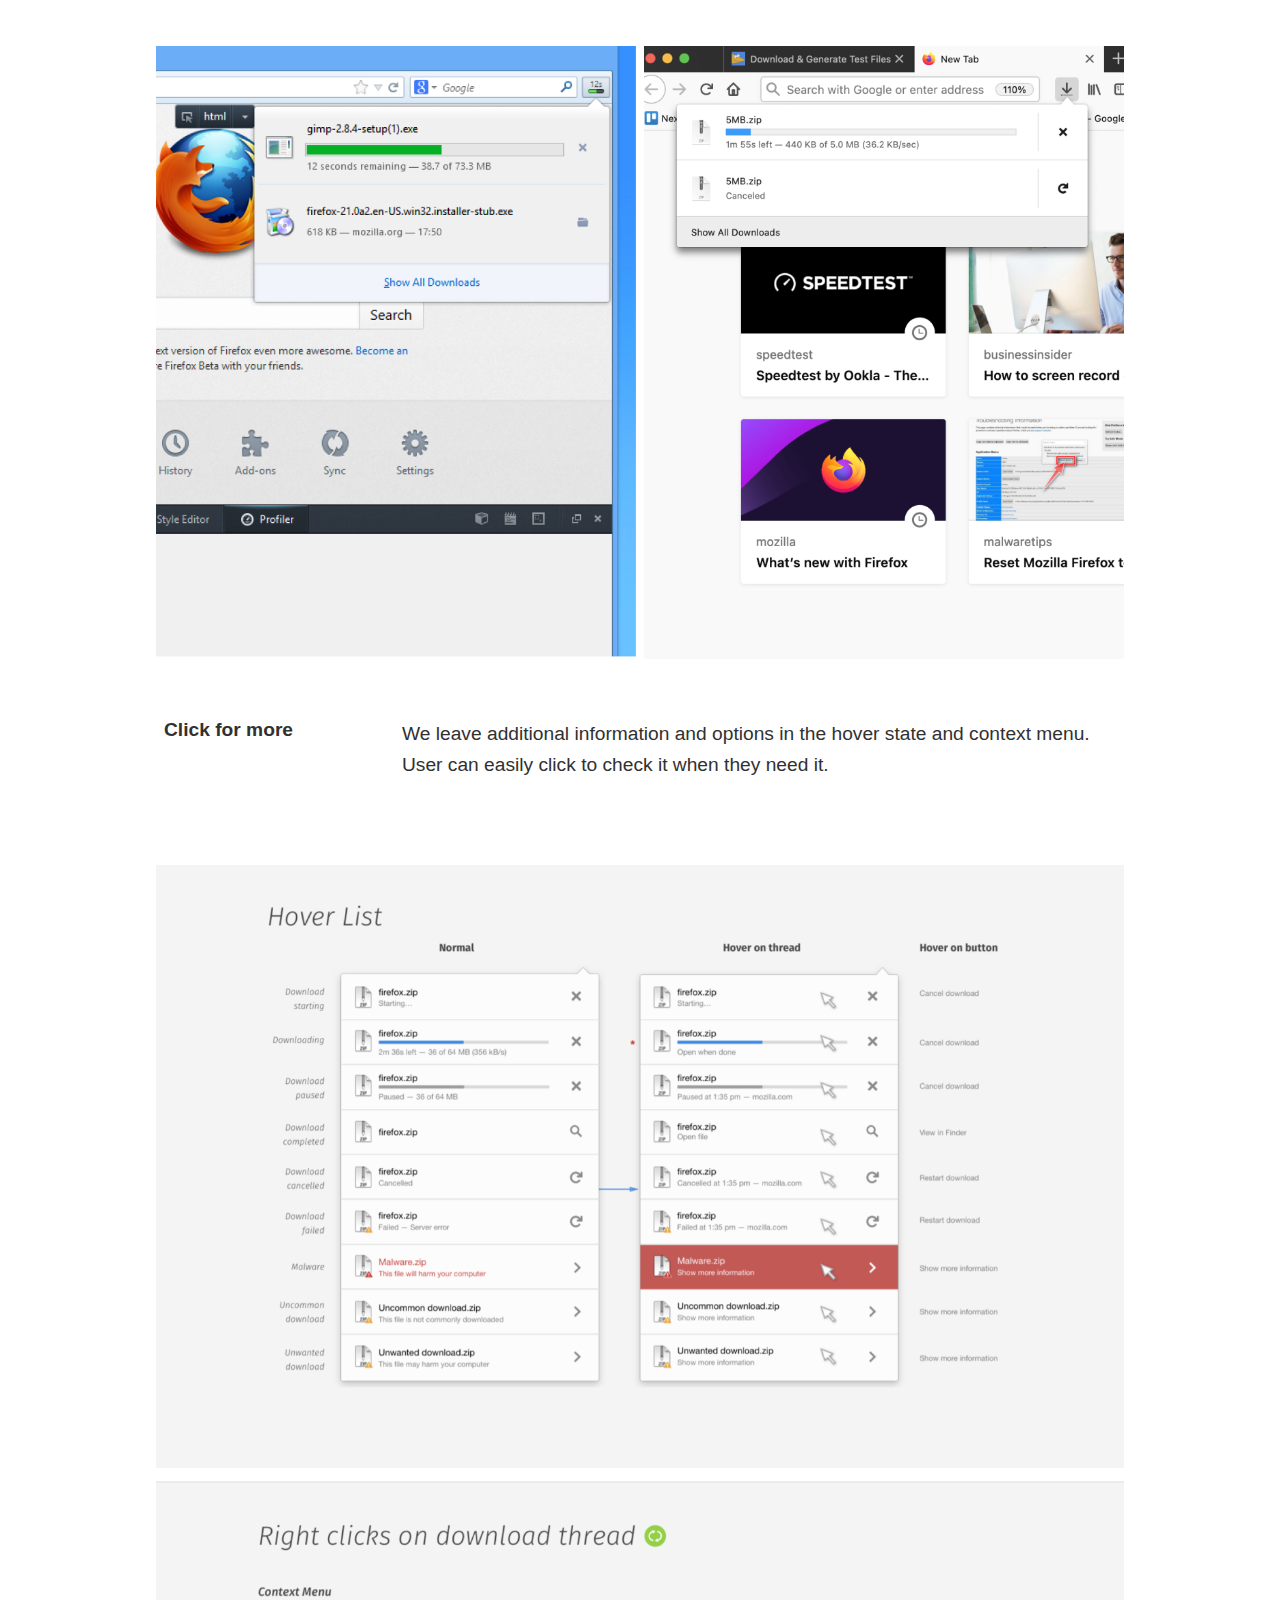
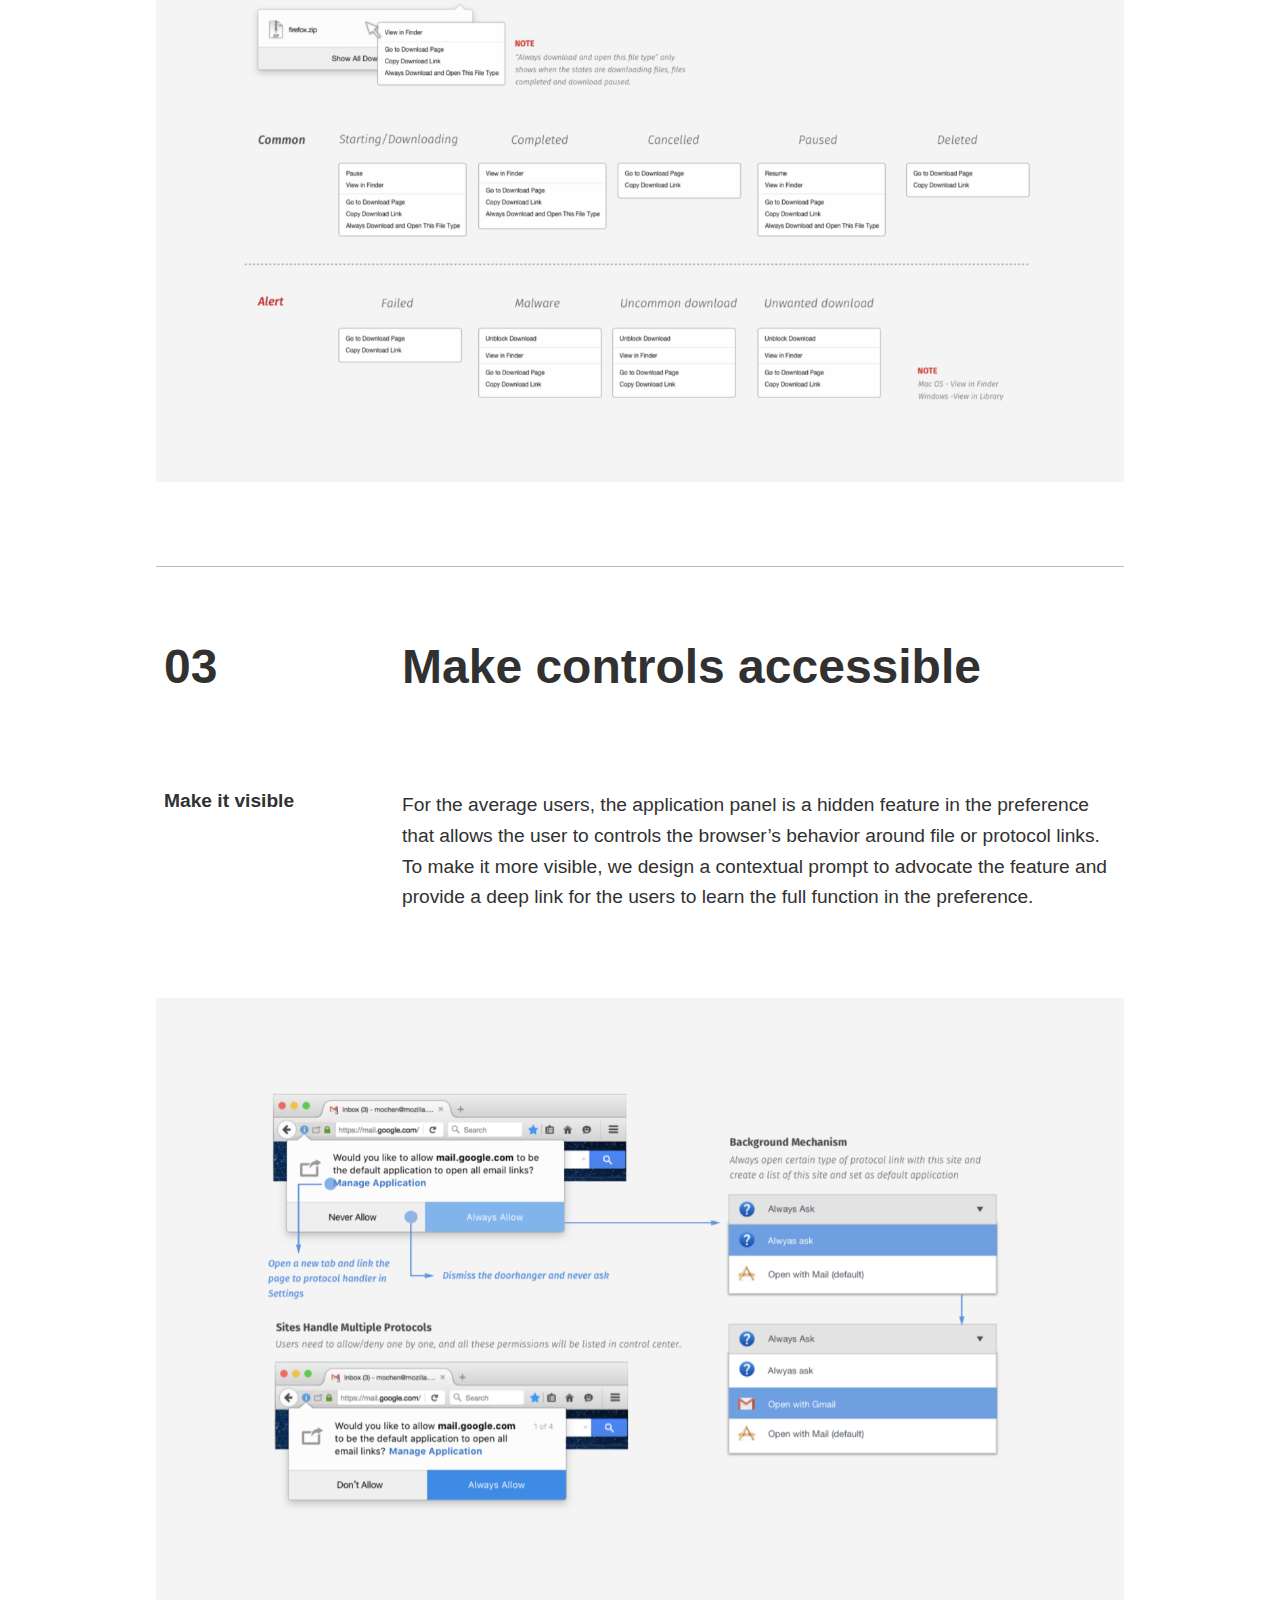
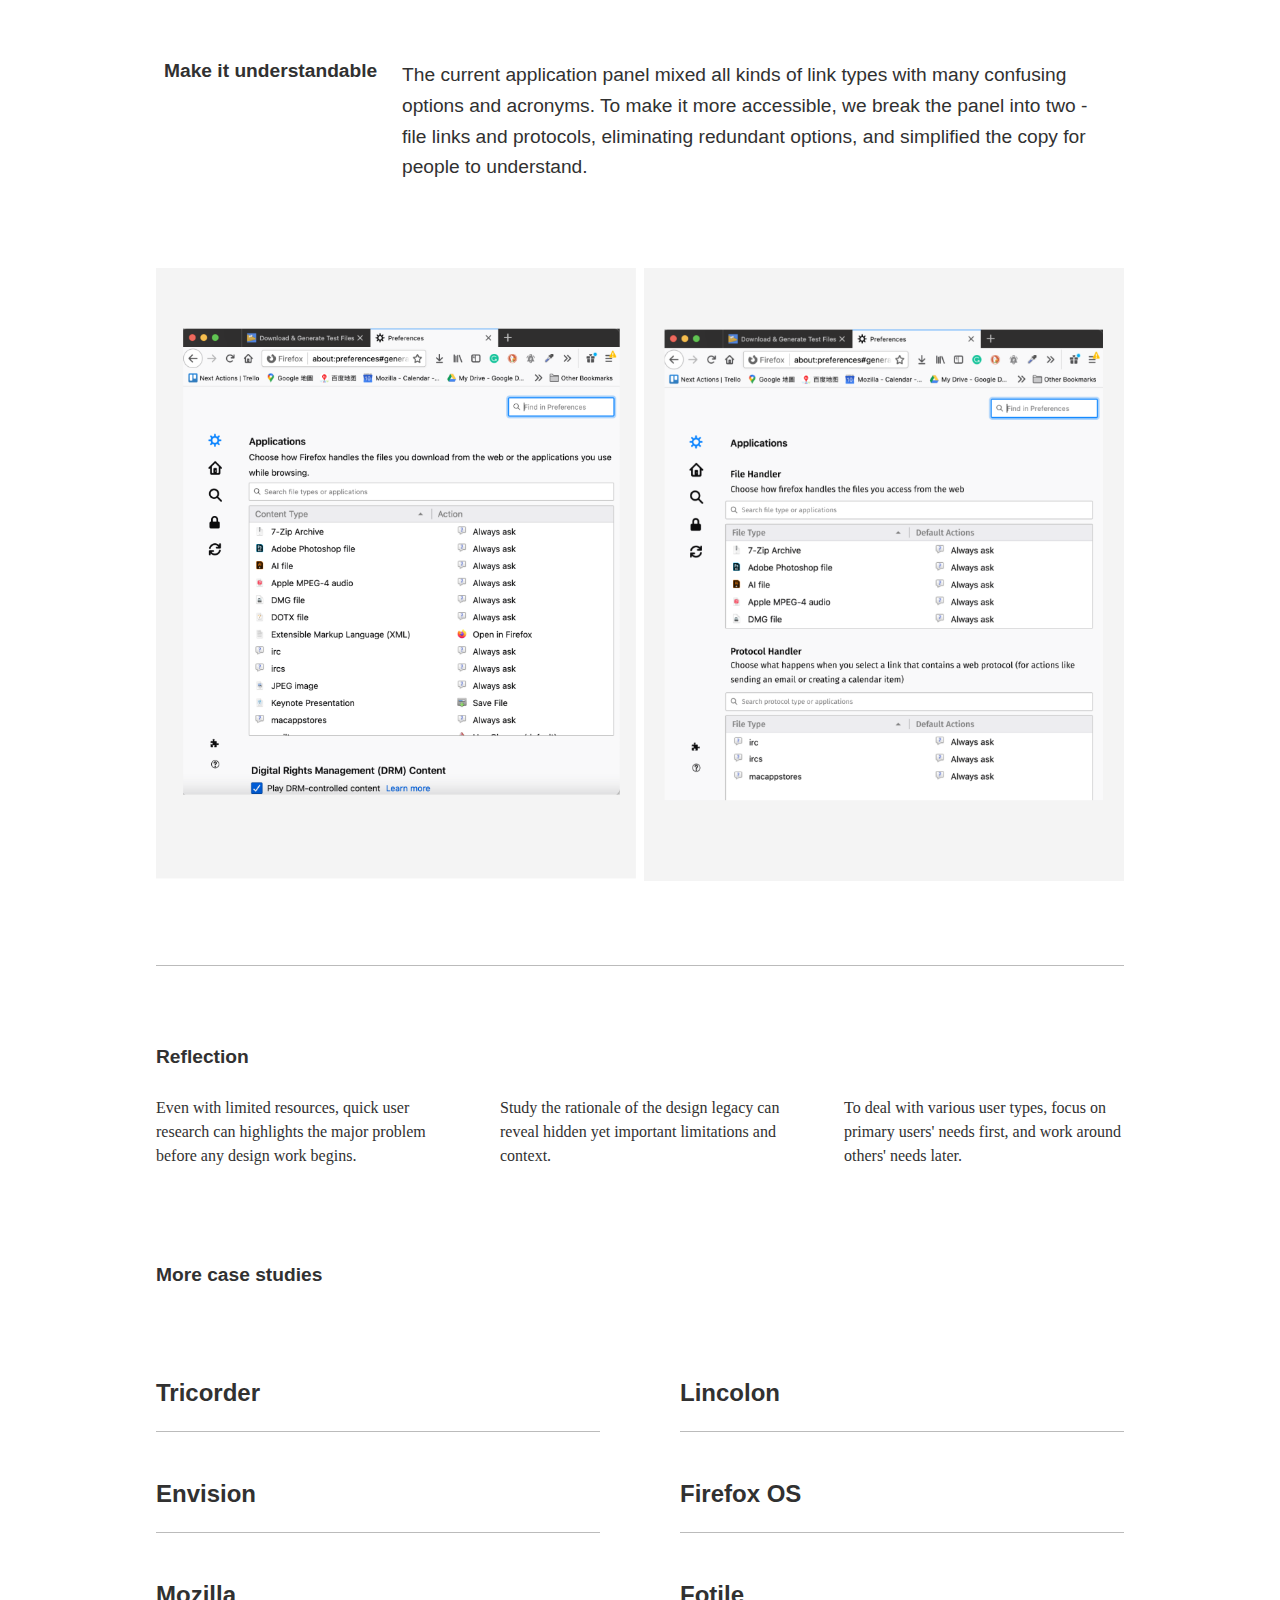
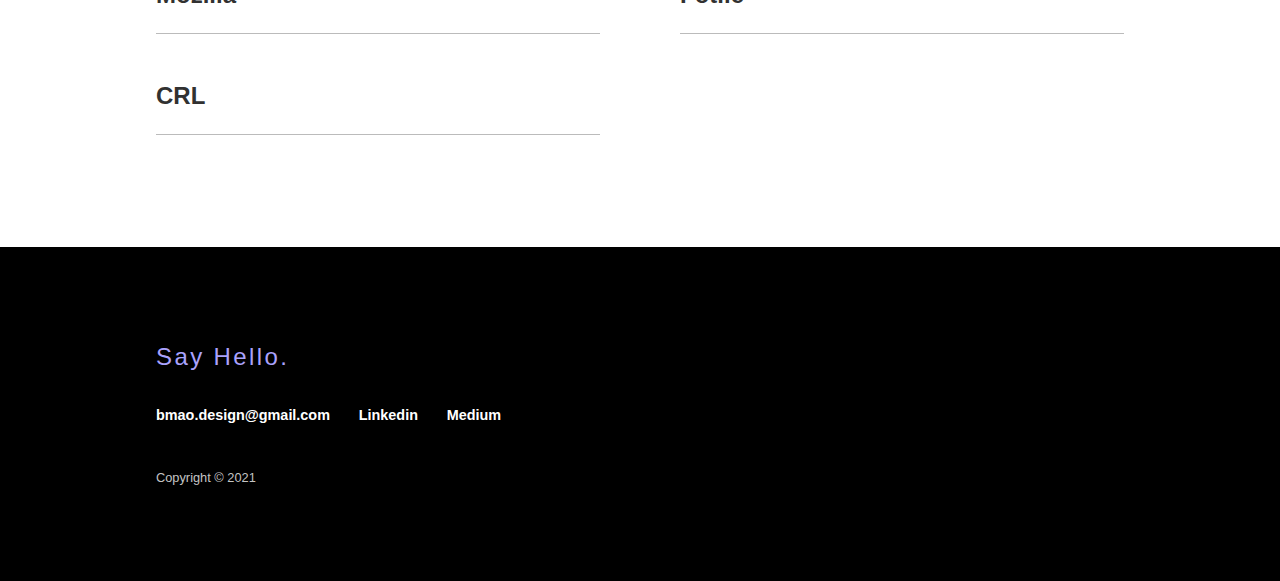
<file: case_content-handling.html>
<!Doctype html>
<html lang="en">
    <head>
        <meta charset="UTF-8">
        <meta name="viewport" content="width=device-width, initial-scale=1.0">
        <title>Bryant Mao</title>
        <link rel="stylesheet" href="styles.css">
        <script src="script.js" defer></script>
    </head>
    <body>
        <!-- this is the bav bar -->
        <nav class="nav-main">
            <div class="nav-main__title">
                <a href="index.html">BRYANT MAO</a>
            </div>
            <a href="#" class="toggle-button">
                <span class="bar"></span>
                <span class="bar"></span>
                <span class="bar"></span>
            </a>
            <div class="nav-main__links">
                <ul>
                    <li><a href="index.html">Works</a></li>
                    <li><a href="about.html">About</a></li>
                </ul>
            </div>
        </nav>
        <!-- here is the main content -->
        <button onclick="topFunction()" id="top">^</button>
        <div class="page-wrap">
            <!-- here is case head -->
            <section class="case-head section-wrap--flex3">
                <div class="case-head__client flex3-box1">
                    <h1 id="content-handling">Firefox</h1>
                </div>
                <div class="case-head__title flex3-box2">
                    <h1 class=>Streamlining Web Content Handling</h1>
                    <p>User research, interaction design</p>
                </div>
            </section>
            <section class="case-heroshot section-wrap--wide">
                <div class="case-heroshot__image wrap1-box1">
                    <img class="hero-image" src="image/content handling/hero_image.png">
                </div>
            </section>
            <section class="case-intro section-wrap--normal">
                <div class="case-intro__text wrap2-box1">
                    <h2>Web files and protocol have played an essential role in our online activities, but the mundane interaction is usually overlooked. As a web advocator, Firefox wants to optimize its handling process to promote web standards and empowers users to make the most of the web content.</h2>
                </div>
            </section>
            <section class="case-image section-wrap--normal">
                <div class="case-image__image wrap2-box1">
                    <img class="large-image" src="image/content handling/intro_image.png">
                </div>
            </section>
            <section class="divider section-wrap--normal">
                <div class="divider--thin wrap2-box1"></div>
            </section>
            <!-- here is challenge -->
            <section class="challenge section-wrap--flex2">
                <div class="challenge__title flex2-box1">
                    <h2 class="sec-title">Challenge</h2>
                </div>
                <div class="challenge__text flex2-box2">
                    <p class="sec-text">The Firefox browser is known for its flexibility, openness, and security. But the design legacy has stumbled it to catch up with the rapid changes of the internet over the years. Following the sentiment of ‘fixing old bugs before introducing a new one.', The product team looks into one of the universal interactions - file links and web protocols, as they impact how the browser handles web content in our everyday online activities. It is believed that once improved, will bring a better experience and productivity for its users. In this project, I work with another interaction designer, research and iterate the design from ideation to implementation.</p>
                </div>
            </section>
            <!-- here is approach -->
            <section class="approach section-wrap--dark">
                <div class="section-wrap--normal">
                    <div class="flex-wrap1--dark">
                        <div class="approach__title flex-wrap1-box1">
                            <h2 class="sec-title-dark">Approach</h2>
                        </div>
                        <div class="approach__text flex-wrap1-box2">
                            <h3 class="sec-subtitle-dark">Constant trade-offs between different user types</h3>
                            <p class="sec-text-dark">We kick off the design by understanding how people interact with online content and web links. We study their journey and compare the behaviors with other mainstream browsers.</p>
                            <p class="sec-text-dark">Throughout the process, we constantly discuss different use cases with developers, learning about each design legacy's security consideration. We propose various content handling workflows, iterating them through constant trade-offs between the needs of power users and average users, and distribute the prototypes to test with 800+ Firefox users.</p>
                            <p class="sec-text-dark">The valuable insight helps the team recalibrate the design, laying out shipping plans that minimize the impact while maximizing the new design's value.</p>
                        </div>
                    </div>
                    <button type="button" class="collapsible">See full approach +</button>
                    <!-- start of expand seciton-->
                    <div class="content">
                        <!-- divider -->
                        <section class="divider section-wrap--normal">
                            <!-- <div class="divider--thin wrap2-box1"></div> -->
                        </section>
                        <!-- content -->
                        <div class="flex-wrap1--dark">
                            <div class="approach__title flex-wrap1-box1">
                                <h2 class="sec-title-dark">Research</h2>
                            </div>
                            <div class="approach__text flex-wrap1-box2">
                                <h3 class="sec-subtitle-dark">Understand the current handling workflow</h3>
                                <p class="sec-text-dark">To clarify the design scope, we examine the current workflow of file links and protocol Firefox, mapped out the user journey to show the pain points and emotion. We then compare the user journey with other mainstream browsers (Chrome, Opera, Safari, IE, Edge). The result revealed three insights for the team to dive further.</p>
                                <div class="insight-box">
                                    <p>The current download modal breaks the workflow </p>
                                    <p>Too much  information on the download panel </p>
                                    <p>The application panel feels hidden and complicate</p>
                                </div>
                            </div>
                            <section class="highlight section-wrap--dark-wide">
                                <div class="hightlight__image grid-image">
                                    <div class="img-warp grid-image__main">
                                        <img src="image/content handling/research-01.png">
                                    </div>
                                    <div class="img-warp grid-image__main">
                                        <img src="image/content handling/research-02.png">
                                    </div>
                                </div>
                            </section>
                        <!-- content -->
                        <div class="flex-wrap1--dark">
                            <div class="approach__title flex-wrap1-box1">
                                <h2 class="sec-title-dark">Design</h2>
                            </div>
                            <div class="approach__text flex-wrap1-box2">
                                <h3 class="sec-subtitle-dark">Balancing the needs of power users and average users</h3>
                                <p class="sec-text-dark">We set out to bring the best content handling experience we can get for today’s Firefox users. The new experience should feel streamlined enough while preserving the flexibility that Firefox has. So we devoted a lot of effort to balance the needs of power users and average users. We carefully review the current design, remove things that are not as relevant as they should be, and add the new ones that we think are meaningful.</p>
                            </div>
                            <section class="highlight section-wrap--dark-wide">
                                <div class="hightlight__image grid-image">
                                    <div class="img-warp grid-image__main">
                                        <img src="image/content handling/design-01.png">
                                    </div>
                                </div>
                            </section>
                        </div>
                        <!-- content -->
                        <div class="flex-wrap1--dark">
                            <div class="approach__title flex-wrap1-box1">
                                <h2 class="sec-title-dark">Design</h2>
                            </div>
                            <div class="approach__text flex-wrap1-box2">
                                <h3 class="sec-subtitle-dark">Dealing with tricky user case and advanced needs</h3>
                                <p class="sec-text-dark">While the proposal went well through the design critic and internal test, some developers raised strong concerns. They think by removing the download modal from the handling process might increase the security risks and ignore the needs of advanced users. Some plausible scenarios like download bombs or malware help us iterate our proposal to make the design more robust while minimizing the impact of transition on power users.</p>
                            </div>
                            <section class="highlight section-wrap--dark-wide">
                                <div class="hightlight__image grid-image">
                                    <div class="img-warp grid-image__main">
                                        <img src="image/content handling/design-02.png">
                                    </div>
                                </div>
                            </section>
                        </div>
                        <!-- content -->
                        <div class="flex-wrap1--dark">
                            <div class="approach__title flex-wrap1-box1">
                                <h2 class="sec-title-dark">Testing</h2> 
                            </div>
                            <div class="approach__text flex-wrap1-box2">
                                <h3 class="sec-subtitle-dark">Beta test to validate the design assumptions </h3>
                                <p class="sec-text-dark">To shine more lights on the power users’ needs, we send out a survey on Firefox Nightly, where most users are developers or savvy firefox users. We particularly focus on the user’s expectation on how the download modal should behave when interacting with a file link or protocols.</p>
                                <p class="sec-text-dark">The result out of 877 responses reveals surprising findings - 65.2% of the users want to be asked where to save the file when clicked the download link, while only 5.8% want to choose an application to open it. The insights inform us to simplify the download panel instead of removing it altogether and keep the options open in the preference for the power users.</p>
                            </div>
                            <section class="highlight section-wrap--dark-wide">
                                <div class="hightlight__image grid-image">
                                    <div class="img-warp grid-image__main">
                                        <img src="image/content handling/testing-01.png">
                                    </div>
                                </div>
                            </section>
                        </div>
                        <!-- content -->
                        <div class="flex-wrap1--dark">
                            <div class="approach__title flex-wrap1-box1">
                                <!-- <h2 class="sec-title-dark"></h2> -->
                            </div>
                            <div class="approach__text flex-wrap1-box2">
                                <h3 class="sec-subtitle-dark">Laying out a progressive rollout plan</h3>
                                <p class="sec-text-dark">To best use the dev resource and minimizing design transition risk, we host a workshop to redefine the MVP scope. We sit down with the lead developer and PM and talk about each design feature’s priority based on the research insights. We work together to lay out a progressive rollout plan and how the design can integrate with other initiatives to bring the new experience into reality.</p>
                            </div>
                        </div>
                    </div>
                    <!-- end of expand seciton-->
                </div>
            </section>
            <!-- here is quote -->
            <!-- <section class="quote section-wrap--normal">
                <div class="wrap2-box1">
                    <h4 class="quote__text">“This level of experience design is the conversation I always want to have with our team. We learned so much about design thinking and its new approaches throughout the collaboration.”</h4>
                    <p class="quote__name">Dou Liang Liang</p>
                    <p class="quote__job">Product VP of Huazhu</p>
                </div>
            </section> -->
            <section class="divider section-wrap--normal">
                <!-- <div class="divider--thin wrap2-box1"></div> -->
            </section>
            <!-- here is outcome -->
            <section class="outcome section-wrap--flex2">
                <div class="outcome__title flex2-box1">
                    <h2 class="sec-title">Outcome</h2>
                </div>
                <div class="outcome__text flex2-box2">
                    <p class="sec-text">The design was shipped to Firefox 55 in 2016. While the interface gets constantly updated, especially after the release of Firefox Quantum, the core design considerations still exist today that shape Firefox’s 250 million users' content handling experience.</p>
                </div>
            </section>
            <section class="divider section-wrap--normal">
                <div class="divider--thick wrap2-box1"></div>
            </section>
            <!-- here is final design -->
            <section class="final-design section-wrap--flex2">
                <div class="final-design__title flex2-box1">
                    <h2 class="sec-title">Final design</h2>
                </div>
                <div class="final-design__text flex2-box2">
                    <p class="sec-text">The final design is a streamlined content handling workflow, which follows the motto ‘making the default easy and advanced powerful.’ It touches on many touchpoints along the handling journey, removing unnecessary design legacy to allow average users to reach the content fast while providing usable options for power users to customize based on their preference. We also simplified the browser controls on weblinks behaviors, adding tips to help web newbies learn the file links and protocols the matter to them.</p>
                    <ul class="sec-list">
                        <li>01. Optimize for speed</li>
                        <li>02. Minimize distraction</li>
                        <li>03. Make controls accessible</li>
                    </ul>
                </div>
            </section>
            <section class="divider section-wrap--normal">
                <div class="divider--thin wrap2-box1"></div>
            </section>
            <!-- here is highlight 1-->      
            <section class="highlight section-wrap--flex2">
                <div class="highlight__title flex2-box1">
                    <h2>01</h2>
                </div flex2-box2>
                <div class="highlight__title flex2-box2">
                    <h2>Optimize for speed</h2>
                </div>
            </section>
            <section class="highlight section-wrap--flex2">
                <div class="highlight__title flex2-box1">
                    <h3 class="sec-title">Fast for average users</h3>
                </div>
                <div class="highlight__text flex2-box2">
                    <p class="sec-text">Firefox is the only browser that prompts users to review the handling options before a download. It drags the speed and breaks the workflow, especially for cases involving multiple downloads. So we remove the modal from the workflow and distribute the valuable options in relevant touchpoints, like preference or download panel.</p>
                </div>
            </section>
            <section class="highlight section-wrap--normal">
                <div class="hightlight__image grid-image">
                    <div class="img-warp grid-image__sub">
                        <img src="image/content handling/highlight01-01.png">
                    </div>
                    <div class="img-warp grid-image__sub">
                        <img src="image/content handling/highlight01-02.png">
                    </div>
                </div>
            </section>
            <section class="highlight section-wrap--flex2">
                <div class="highlight__subtitle flex2-box1">
                    <h3 class="sec-title">Flexible for power users</h3>
                </div>
                <div class="highlight__text flex2-box2">
                    <p class="sec-text">Power users have advanced needs around downloads. For example, they might use different applications to open the same file or protocol links based on the content source. So we leave these options open in the preference, which they can always adjust the defaults based on their needs.</p>
                </div>
            </section>
            <section class="highlight section-wrap--normal">
                <div class="hightlight__image grid-image">
                    <div class="img-warp grid-image__main">
                        <img src="image/content handling/highlight01-03.png">
                    </div>
                </div>
            </section>
            <section class="divider section-wrap--normal">
                <div class="divider--thin wrap2-box1"></div>
            </section>
             <!-- here is highlight 2-->
             <section class="highlight section-wrap--flex2">
                <div class="highlight__title flex2-box1">
                    <h2>02</h2>
                </div>
                <div class="highlight__title flex2-box2">
                    <h2>Minimizing distractions</h2>
                </div>
            </section>
            <section class="highlight section-wrap--flex2">
                <div class="highlight__subtitle flex2-box1">
                    <h3 class="sec-title">Surfacing the essentials</h3>
                </div>
                <div class="highlight__text flex2-box2">
                    <p class="sec-text">Firefox has more information and options on its download panel than its competitors. The visual overload does little to help users manage their downloads. We simplified the panel by surfacing the essential information so user can focus on the current download task.</p>
                </div>
            </section>
            <section class="highlight section-wrap--normal">
                <div class="hightlight__image grid-image">
                    <div class="img-warp grid-image__sub">
                        <img src="image/content handling/highlight2-01.png">
                    </div>
                    <div class="img-warp grid-image__sub">
                        <img src="image/content handling/highlight2-02.png">
                    </div>
                </div>
            </section>
            <section class="highlight section-wrap--flex2">
                <div class="highlight__subtitle flex2-box1">
                    <h3 class="sec-title">Click for more</h3>
                </div>
                <div class="highlight__text flex2-box2">
                    <p class="sec-text">We leave additional information and options in the hover state and context menu. User can easily click to check it  when they need it.</p>
                </div>
            </section>
            <section class="highlight section-wrap--normal">
                <div class="hightlight__image grid-image">
                    <div class="img-warp grid-image__main">
                        <img src="image/content handling/highlight2-03.png">
                    </div>
                    <div class="img-warp grid-image__main">
                        <img src="image/content handling/highlight2-04.png">
                    </div>
                </div>
            </section>
            <section class="divider section-wrap--normal">
                <div class="divider--thin wrap2-box1"></div>
            </section>
            <!-- here is highlight3 -->
            <section class="highlight section-wrap--flex2">
                <div class="highlight__title flex2-box1">
                    <h2>03</h2>
                </div>
                <div class="highlight__title flex2-box2">
                    <h2>Make controls accessible</h2>
                </div>
            </section>
            <section class="highlight section-wrap--flex2">
                <div class="highlight__subtitle flex2-box1">
                    <h3 class="sec-title">Make it visible</h3>
                </div>
                <div class="highlight__text flex2-box2">
                    <p class="sec-text">For the average users, the application panel is a hidden feature in the preference that allows the user to controls the browser’s behavior around file or protocol links. To make it more visible, we design a contextual prompt to advocate the feature and provide a deep link for the users to learn the full function in the preference.</p>
                </div>
            </section>
            <section class="highlight section-wrap--normal">
                <div class="hightlight__image grid-image">
                    <div class="img-warp grid-image__main">
                        <img src="image/content handling/highlight3-01.png">
                    </div>
                </div>
            </section>
            <section class="highlight section-wrap--flex2">
                <div class="highlight__subtitle flex2-box1">
                    <h3 class="sec-title">Make it understandable</h3>
                </div>
                <div class="highlight__text flex2-box2">
                    <p class="sec-text">The current application panel mixed all kinds of link types with many confusing options and acronyms. To make it more accessible, we break the panel into two - file links and protocols, eliminating redundant options, and simplified the copy for people to understand.</p>
                </div>
            </section>
            <section class="highlight section-wrap--normal">
                <div class="hightlight__image grid-image">
                    <div class="img-warp grid-image__sub">
                        <img src="image/content handling/highlight3-02.png">
                    </div>
                    <div class="img-warp grid-image__sub">
                        <img src="image/content handling/highlight3-03.png">
                    </div>
                </div>
            </section>
            <section class="divider section-wrap--normal">
                <div class="divider--thin wrap2-box1"></div>
            </section>
            <section class="reflection section-wrap--normal">
                <div class="reflection__title">
                    <h2 class="sec-title">Reflection</h2>
                </div>
                <div class="reflection__text grid-text">
                    <div class="text-wrap">
                        <p class="sec-text--2">Even with limited resources, quick user research can highlights the major problem before any design work begins.</p>
                    </div>
                    <div class="text-wrap">
                        <p class="sec-text--2">Study the rationale of the design legacy can reveal hidden yet important limitations and context.</p>
                    </div>
                    <div class="text-wrap">
                        <p class="sec-text--2">To deal with various user types, focus on primary users' needs first, and work around others' needs later.</p>
                    </div>
                </div>
            </section>
            <section class="more-case">
                <div class="more-case__title section-wrap--normal">
                    <h2 class="sec-title">More case studies</h2>
                </div>
                <div class="more-case__links section-wrap--normal">
                    <div class="grid-case">
                        <div
                        class="link-wrap">Tricorder</div>
                        <div class="link-wrap">Lincolon</div>
                        <div class="link-wrap">Envision</div>
                        <div class="link-wrap">Firefox OS </div>
                        <div class="link-wrap">Mozilla</div>
                        <div class="link-wrap">Fotile</div>
                        <div class="link-wrap">CRL</div>
                    </div>
                </div>
            </section>
            <footer class="footer-main section-wrap--dark">
                <div class="section-wrap--normal flex-footer">
                  <h3 class="footer-main__title">Say Hello.</h3>
                  <div class="footer-main__links">
                      <a href="mailto:bmao.design@gmail.com" target="_blank"
                          >bmao.design@gmail.com</a>
                      <a href="https://www.linkedin.com/in/bryantmao/" target="_blank"
                          >Linkedin</a>
                      <a href="https://medium.com/@bryantmao_97569" target="_blank"
                          >Medium</a>
                  </div>
                  <p class="caption--dark1"> Copyright © 2021</p>
                </div>
            </footer>
        </div>
    </body>
</html>
</file>
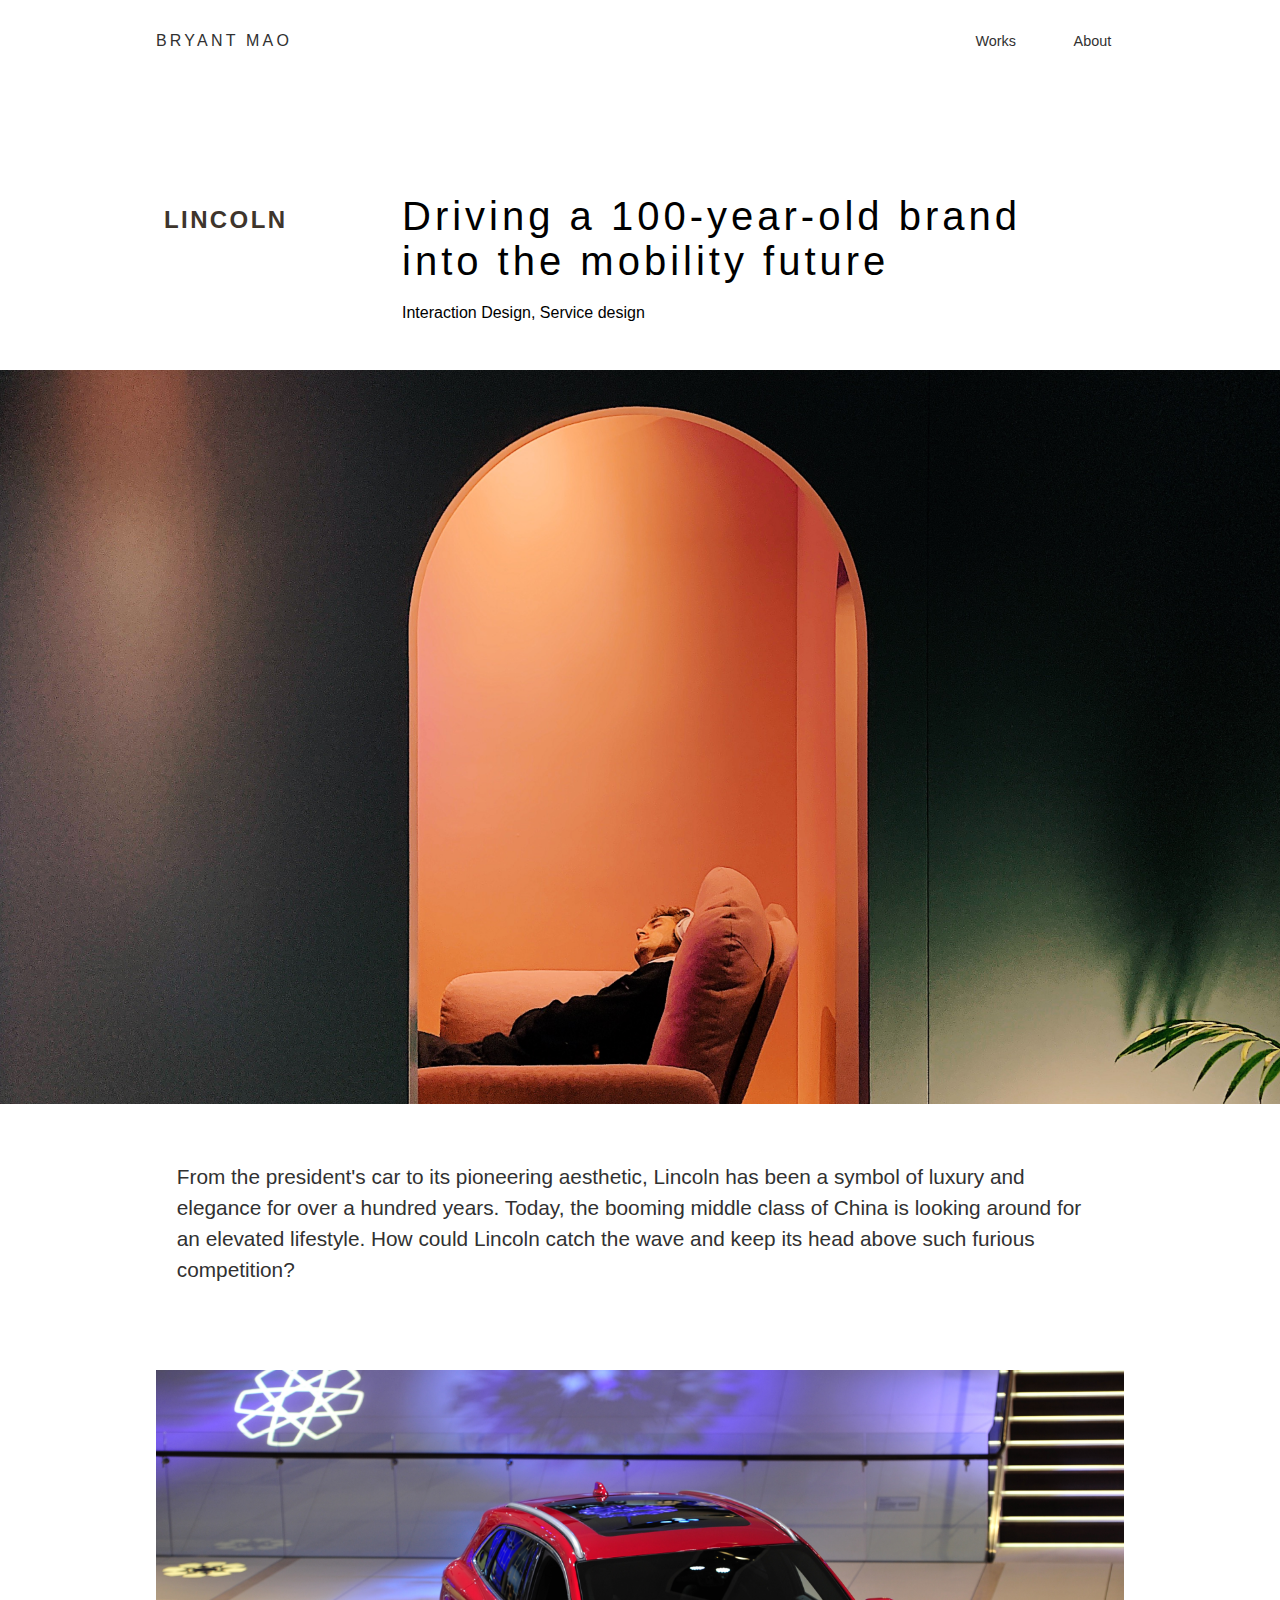
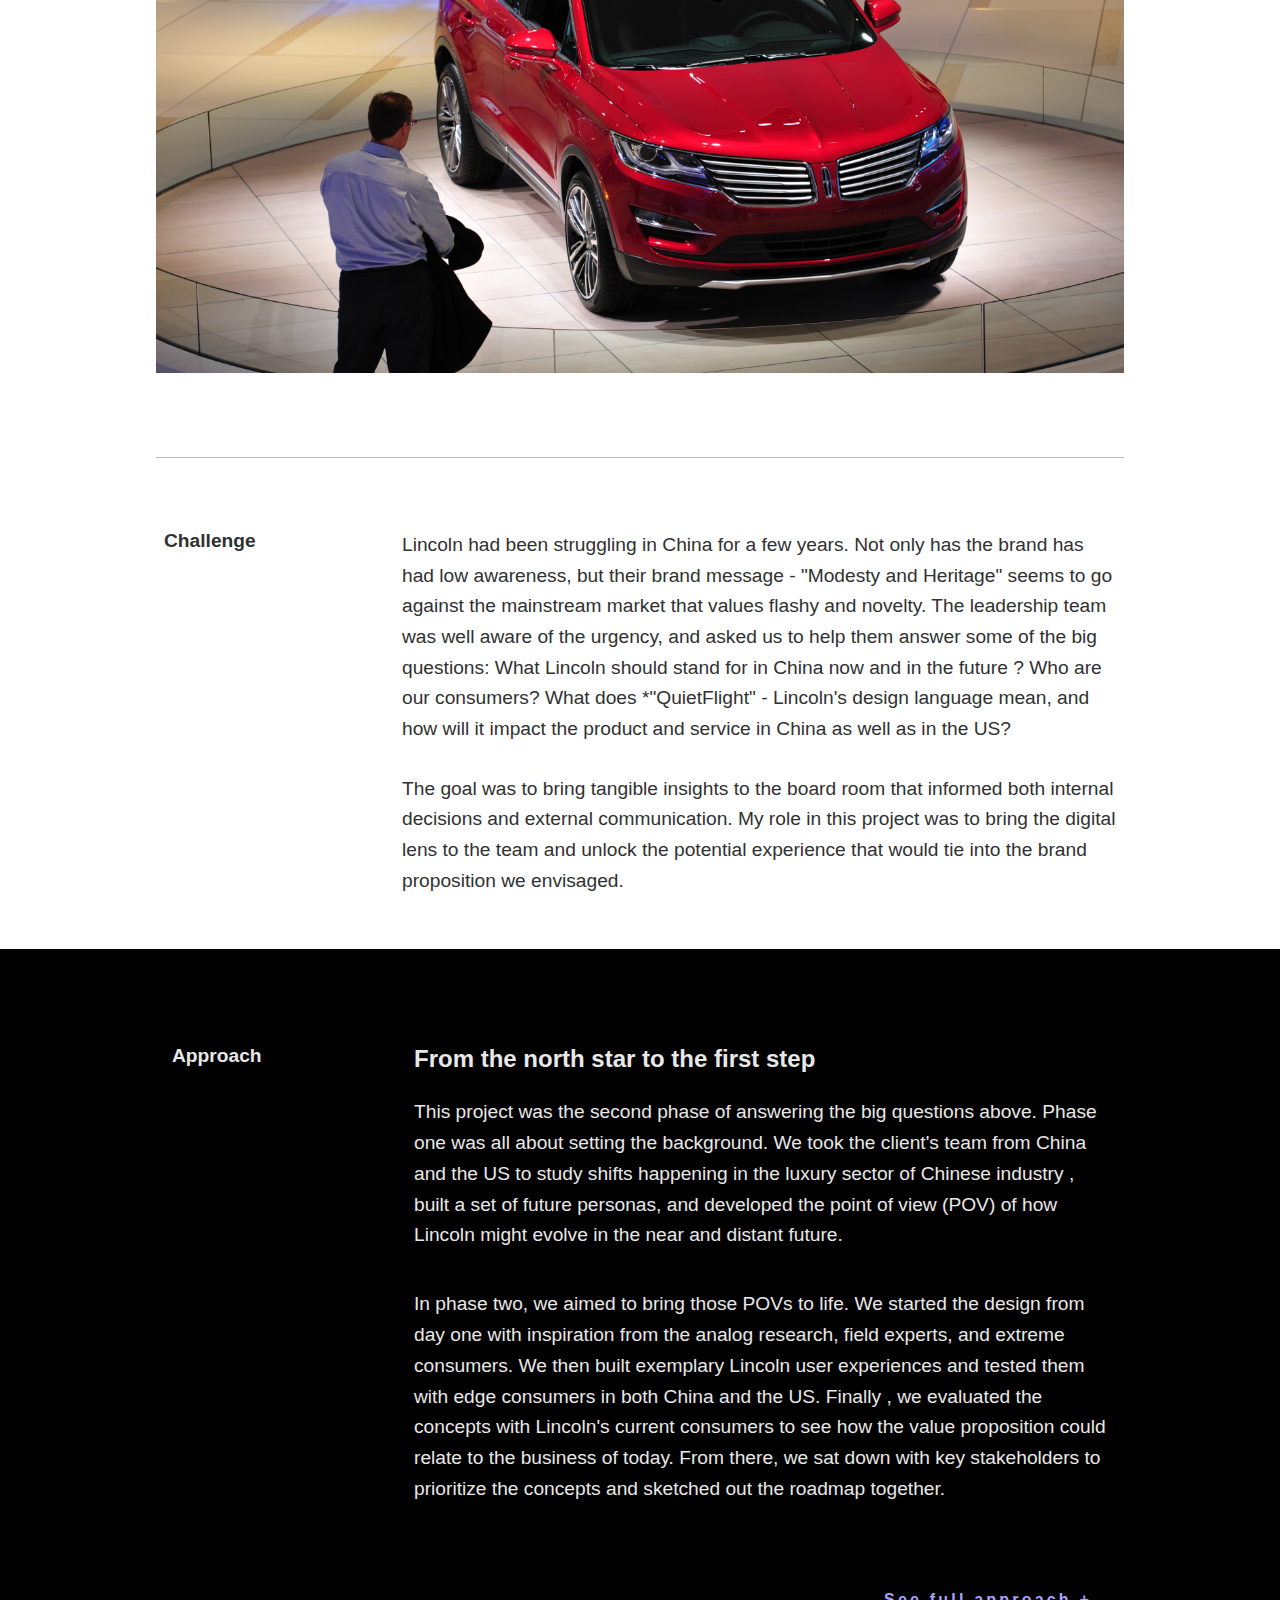
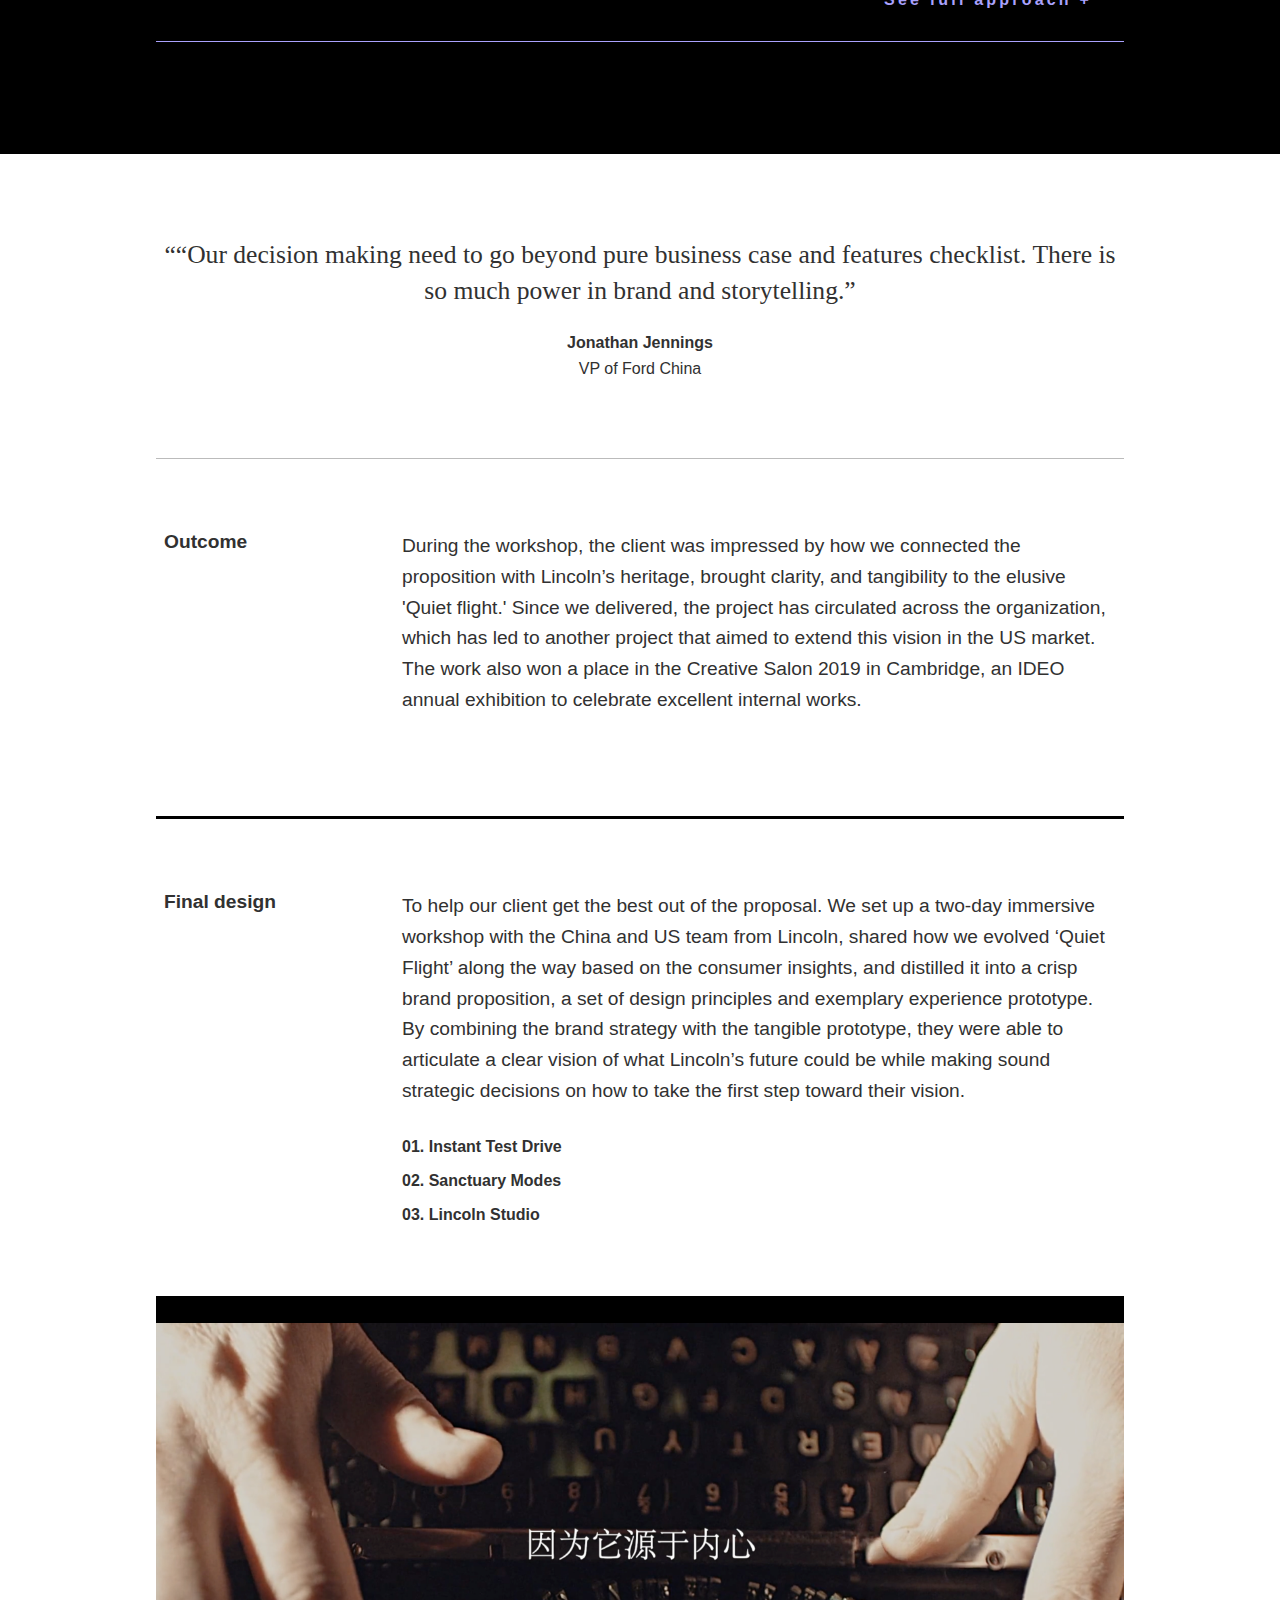
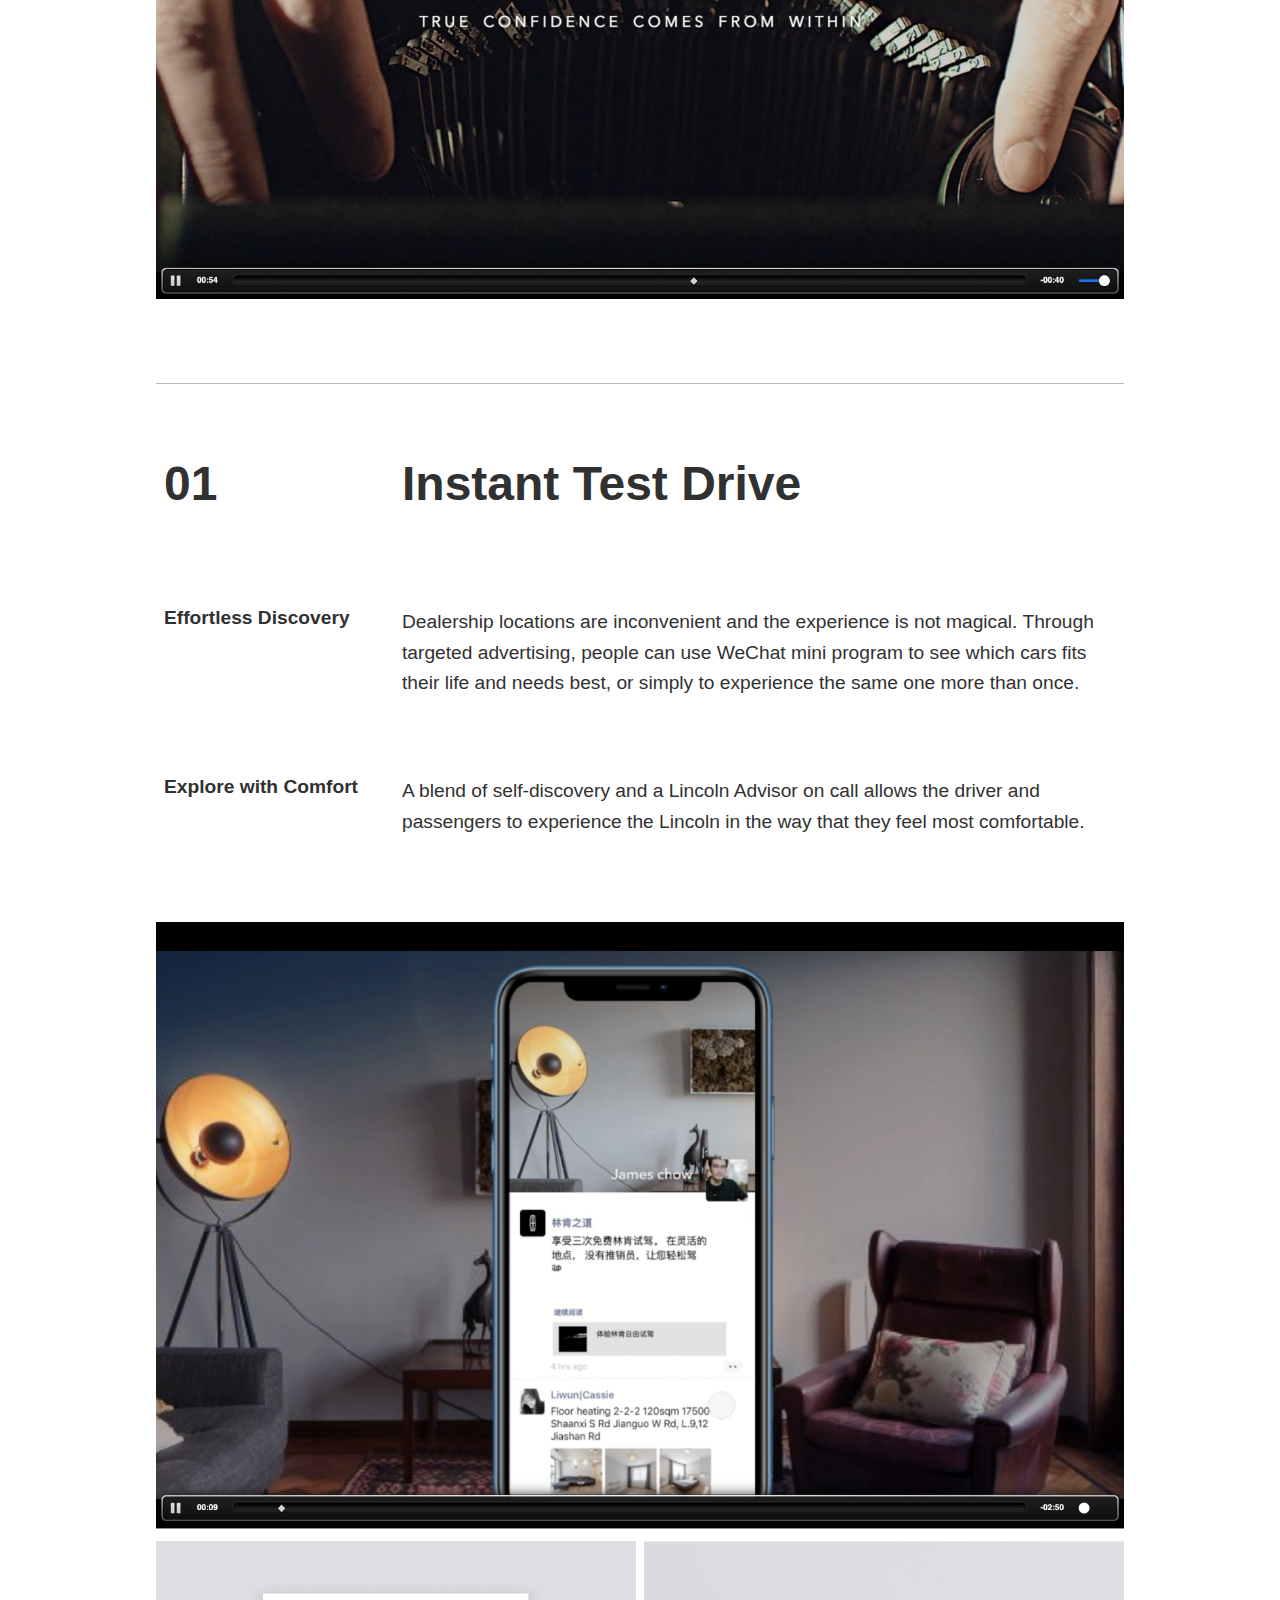
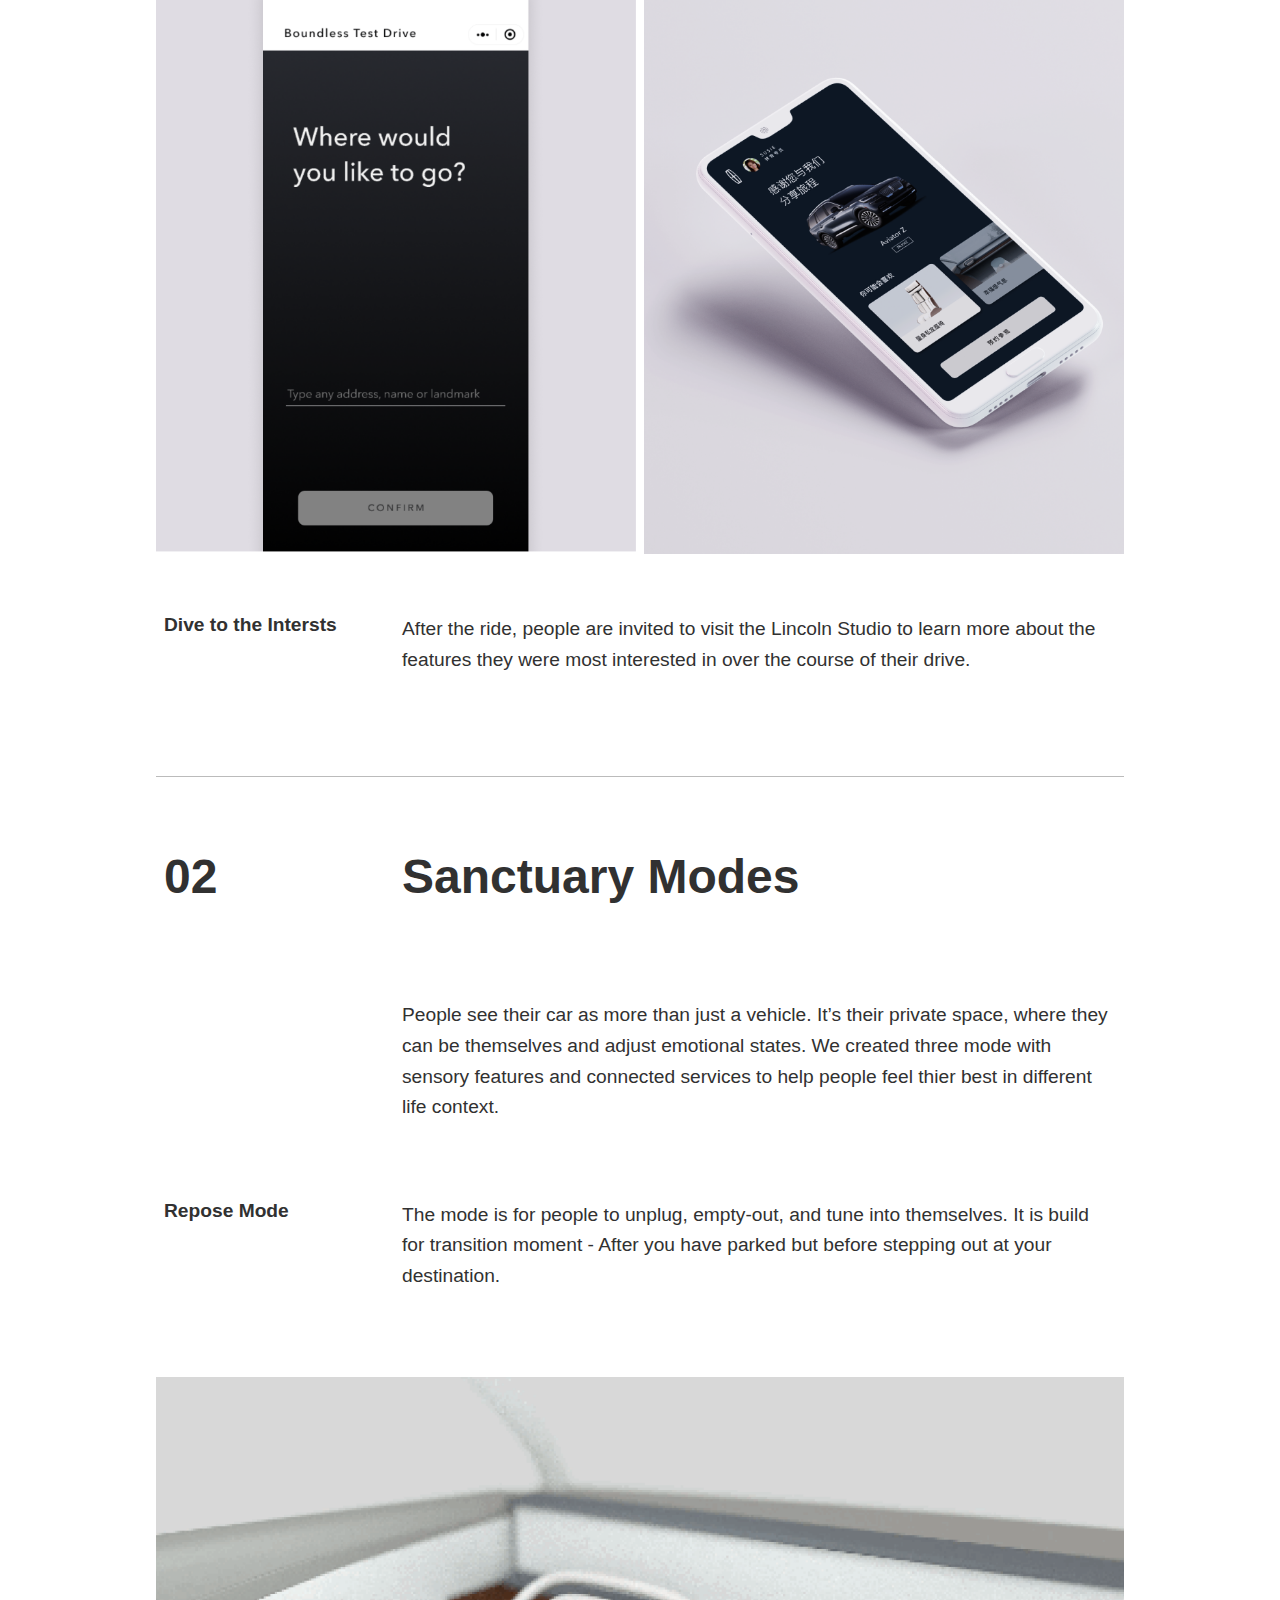
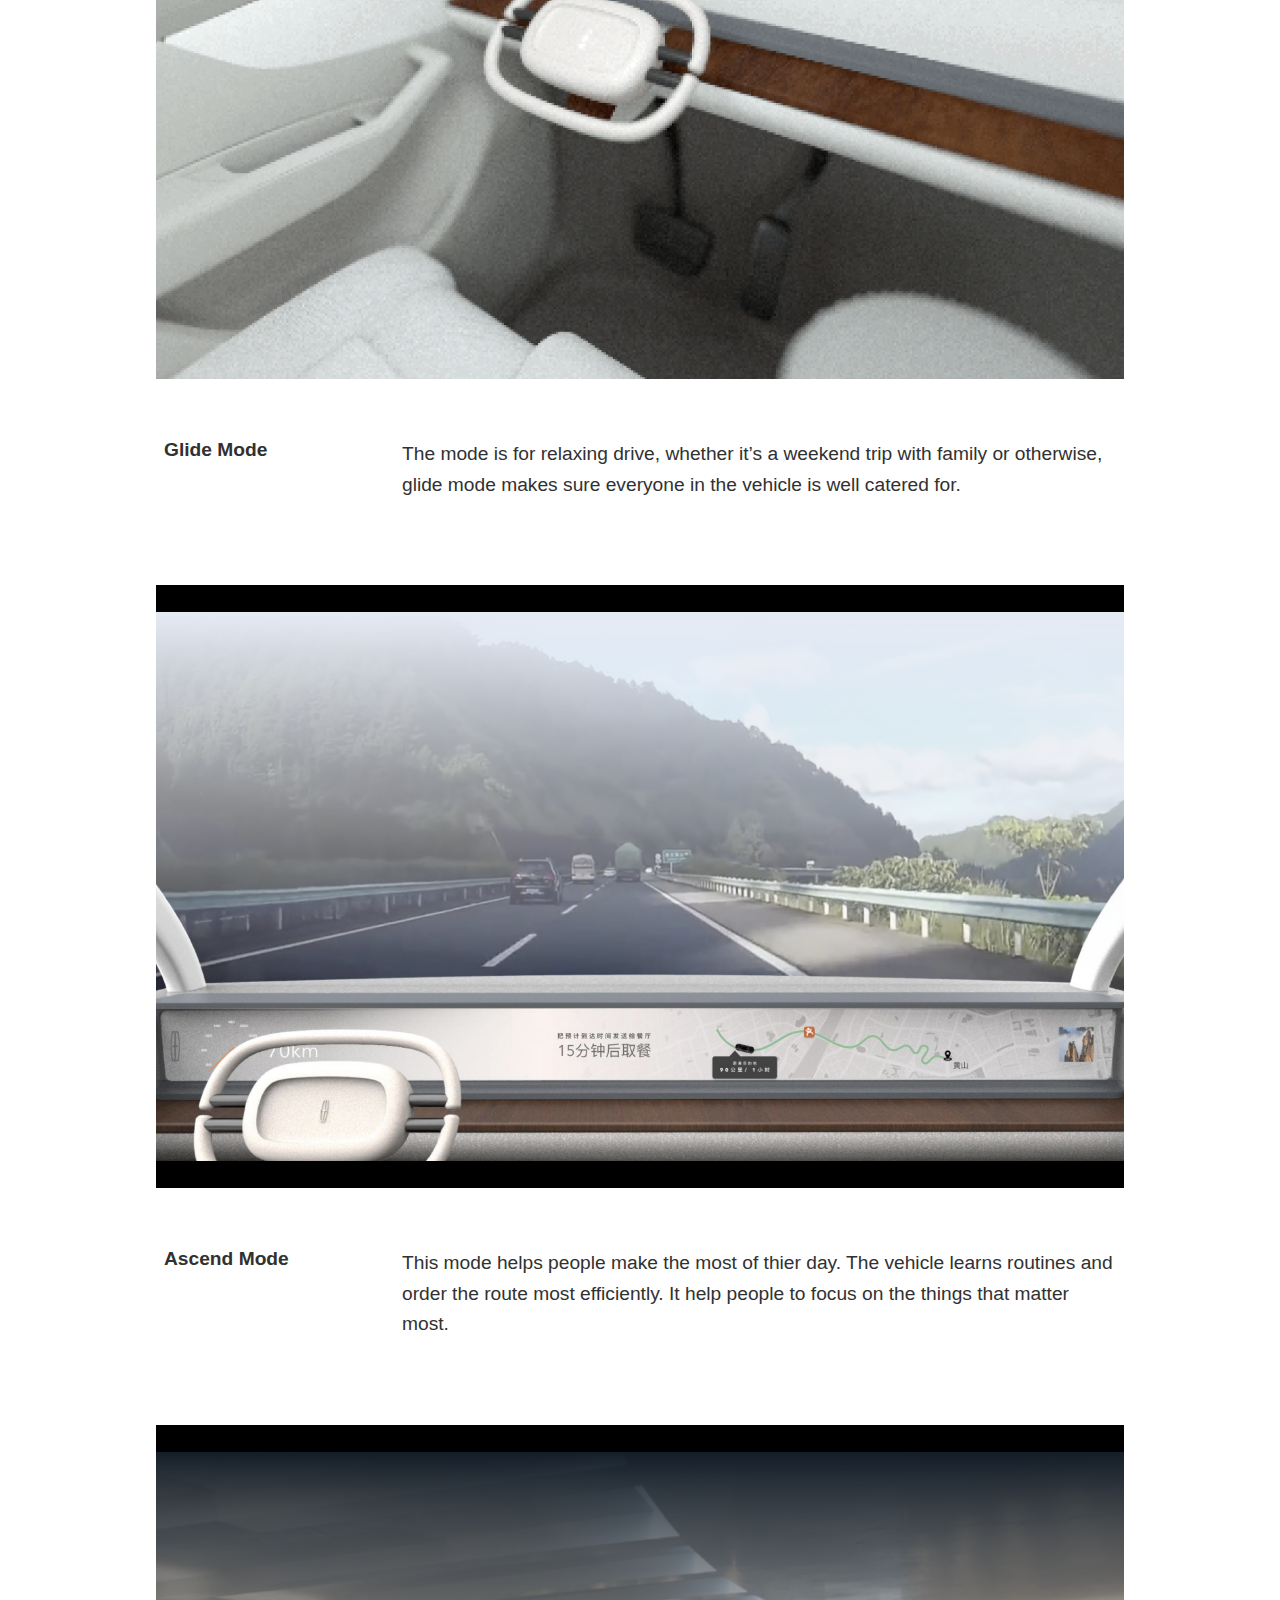
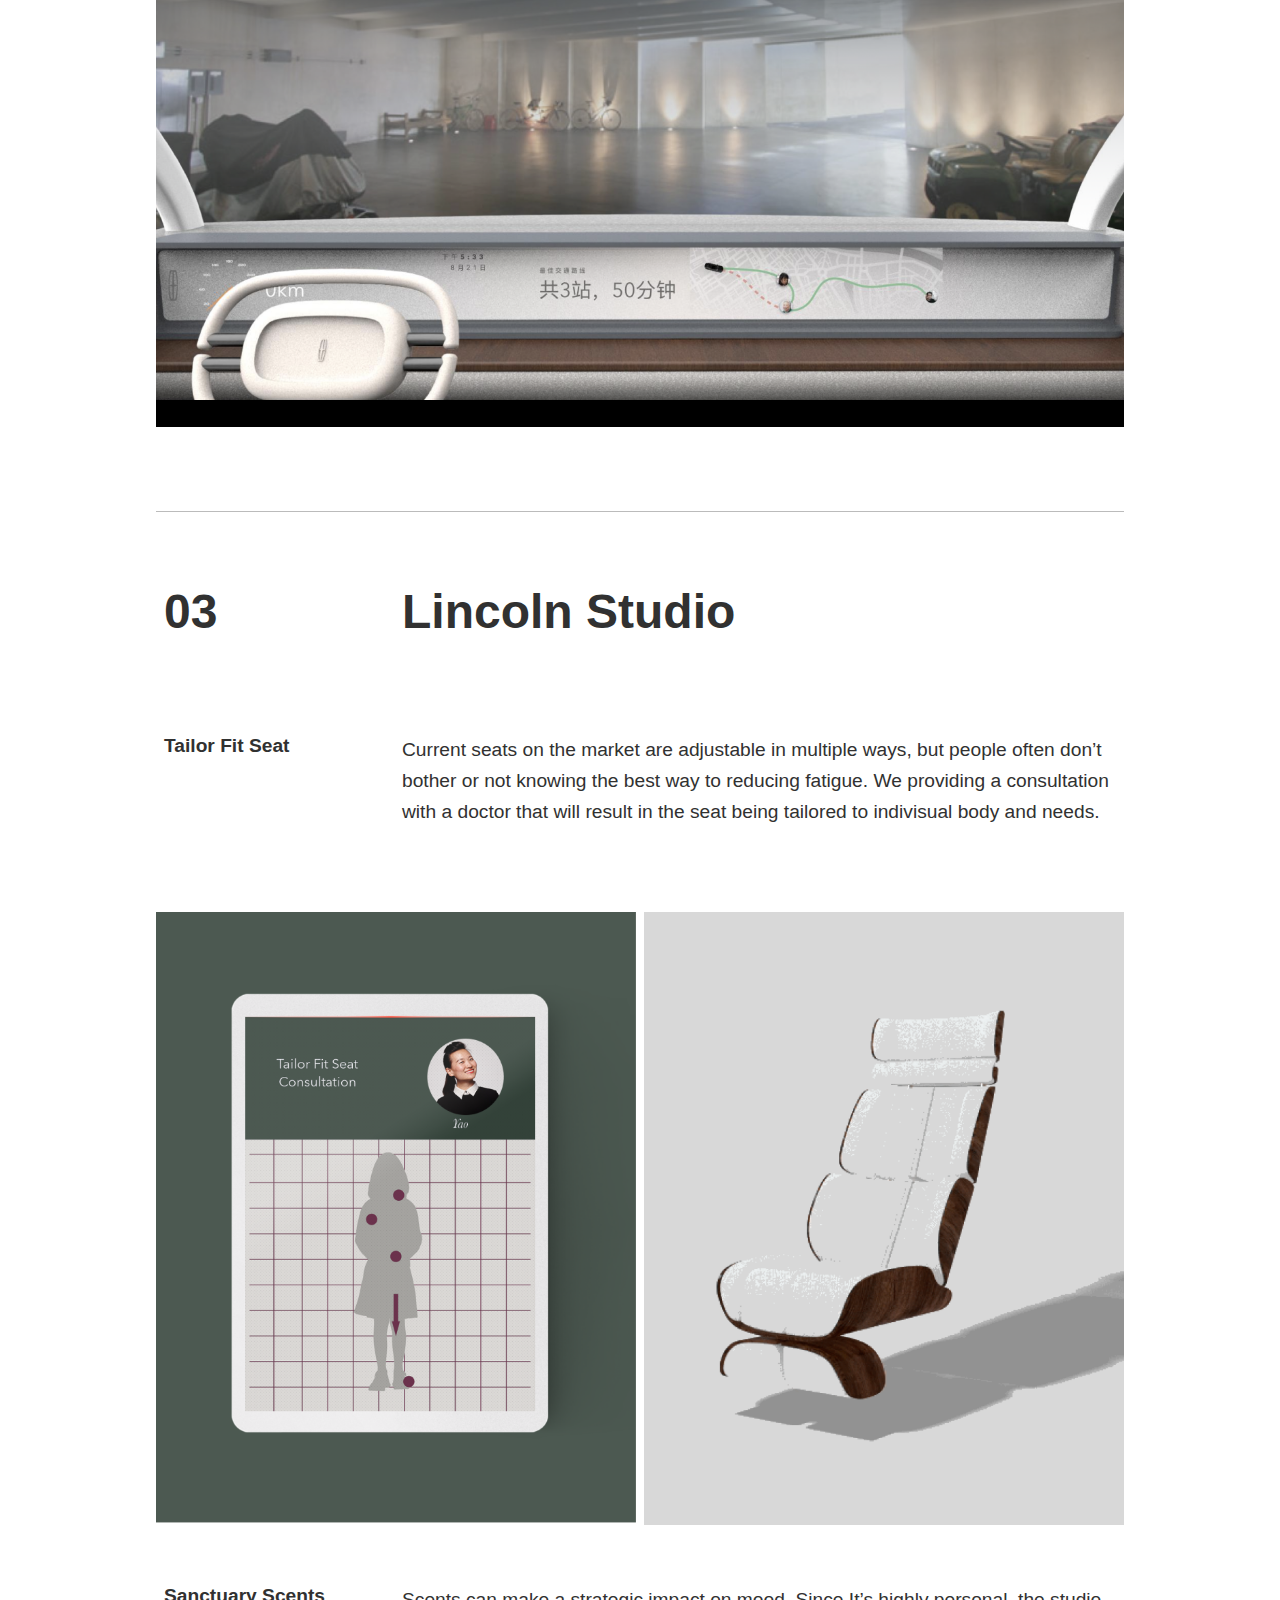
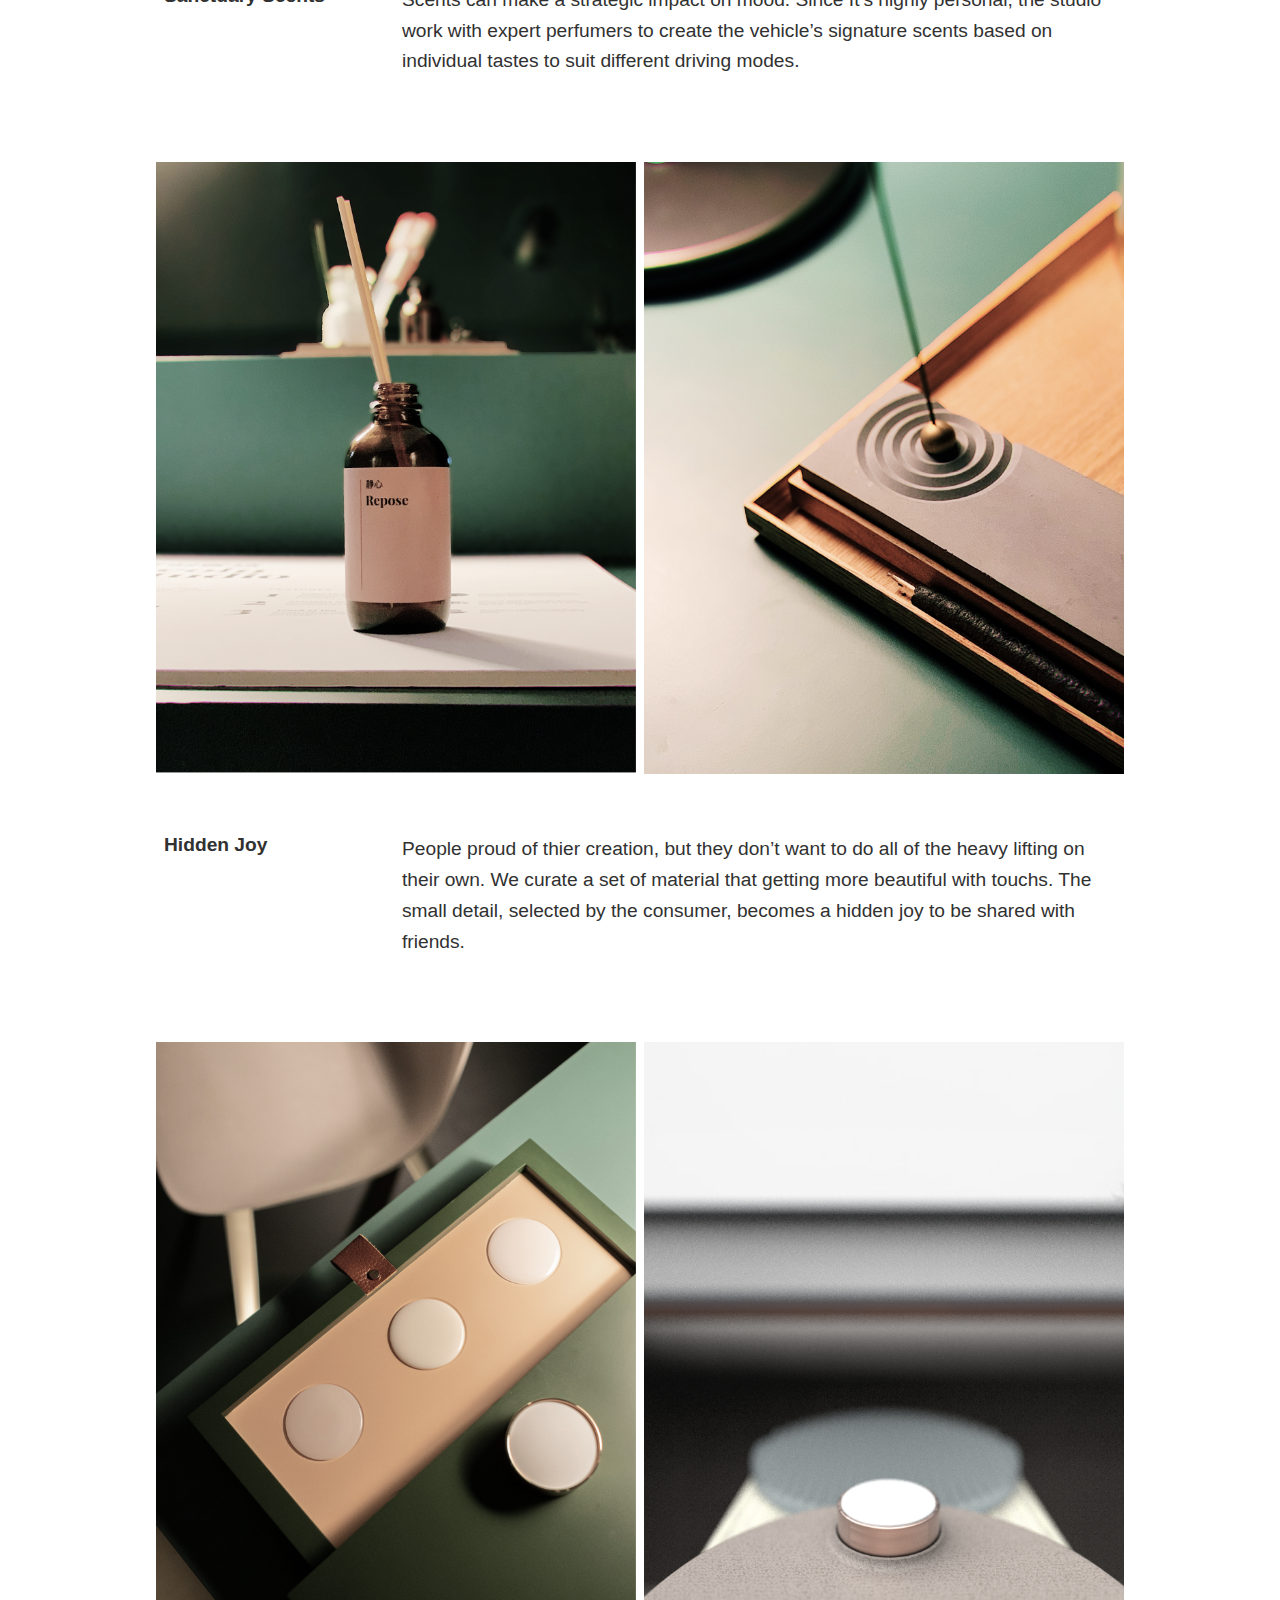
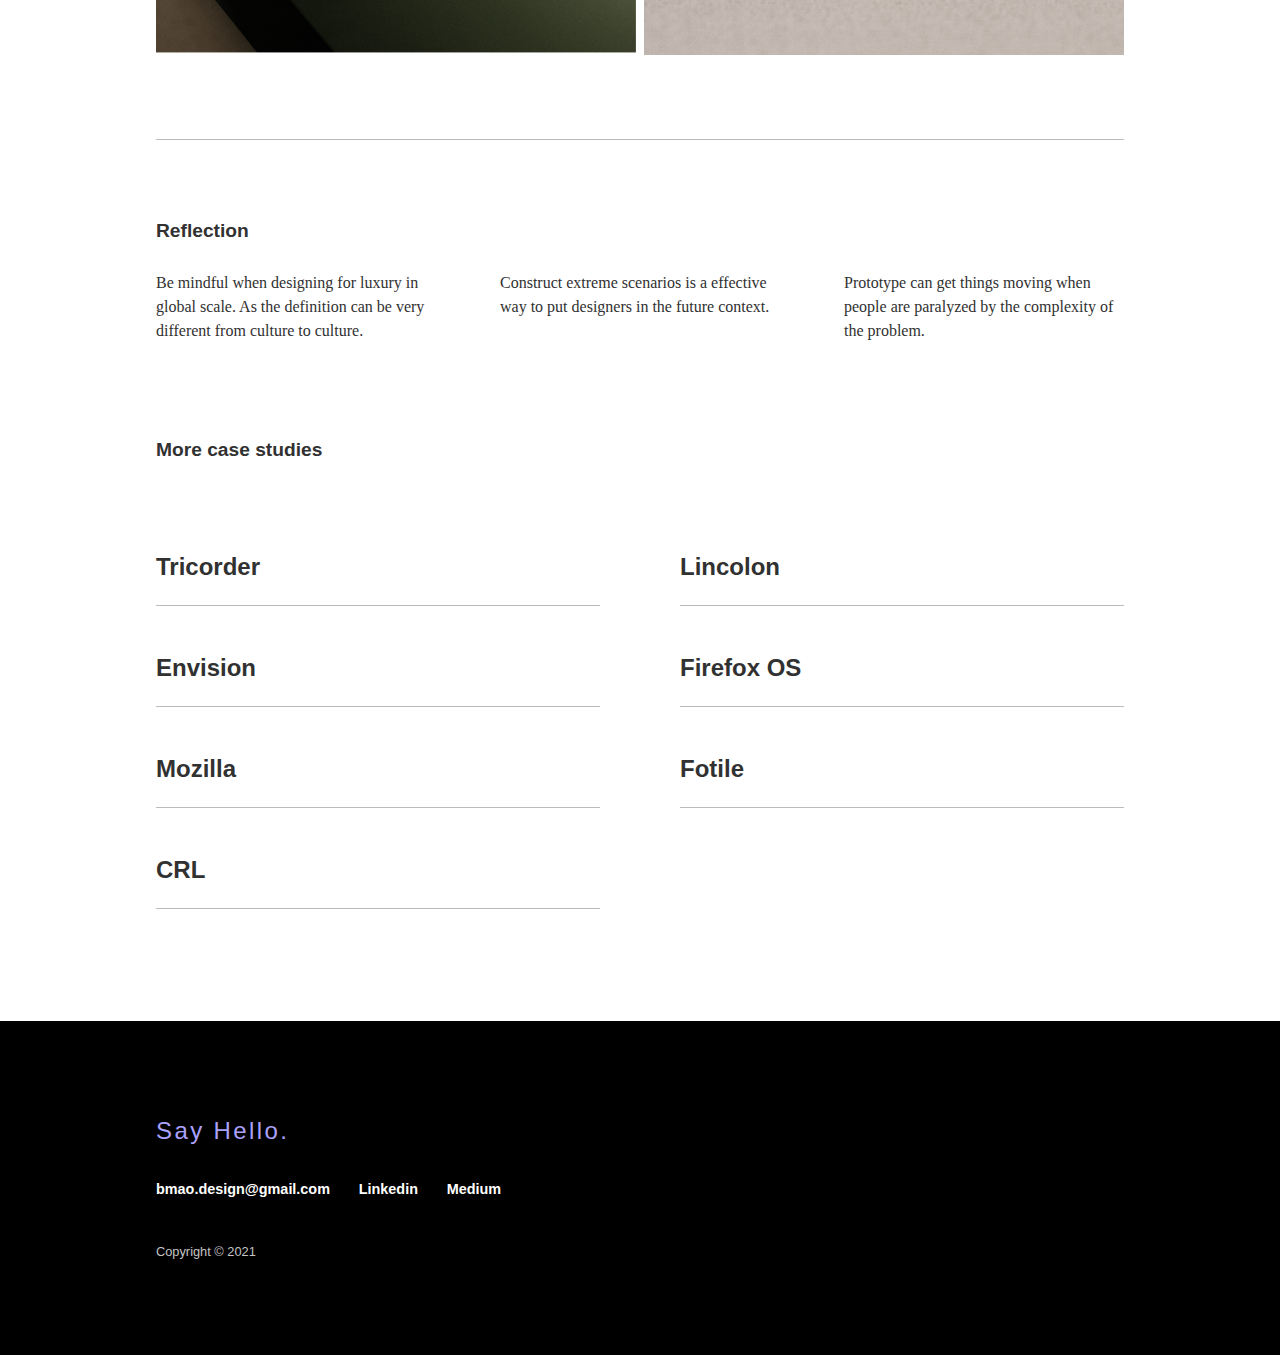
<file: case_dlux.html>
<!Doctype html>
<html lang="en">
    <head>
        <meta charset="UTF-8">
        <meta name="viewport" content="width=device-width, initial-scale=1.0">
        <title>Bryant Mao</title>
        <link rel="stylesheet" href="styles.css">
        <script src="script.js" defer></script>
    </head>
    <body>
        <!-- this is the bav bar -->
        <nav class="nav-main">
            <div class="nav-main__title">
                <a href="index.html">BRYANT MAO</a>
            </div>
            <a href="#" class="toggle-button">
                <span class="bar"></span>
                <span class="bar"></span>
                <span class="bar"></span>
            </a>
            <div class="nav-main__links">
                <ul>
                    <li><a href="index.html">Works</a></li>
                    <li><a href="about.html">About</a></li>
                </ul>
            </div>
        </nav>
        <!-- here is the main content -->
        <button onclick="topFunction()" id="top">^</button>
        <div class="page-wrap">
            <!-- here is case head -->
            <section class="case-head section-wrap--flex3">
                <div class="case-head__client flex3-box1">
                    <h1 id="lincoln">Lincoln</h1>
                </div>
                <div class="case-head__title flex3-box2">
                    <h1 class=>Driving a 100-year-old brand into the mobility future
                    </h1>
                    <p>Interaction Design, Service design</p>
                </div>
            </section>
            <section class="case-heroshot section-wrap--wide">
                <div class="case-heroshot__image wrap1-box1">
                    <img class="hero-image" src="image/dlux/hero_image.png">
                </div>
            </section>
            <section class="case-intro section-wrap--normal">
                <div class="case-intro__text wrap2-box1">
                    <h2>From the president's car to its pioneering aesthetic, Lincoln has been a symbol of luxury and elegance for over a hundred years. Today, the booming middle class of China is looking around for an elevated lifestyle. How could Lincoln catch the wave  and  keep its head above such  furious competition?</h2>
                </div>
            </section>
            <section class="case-image section-wrap--normal">
                <div class="case-image__image wrap2-box1">
                    <img class="large-image" src="image/dlux/intro_image.png">
                </div>
            </section>
            <section class="divider section-wrap--normal">
                <div class="divider--thin wrap2-box1"></div>
            </section>
            <!-- here is challenge -->
            <section class="challenge section-wrap--flex2">
                <div class="challenge__title flex2-box1">
                    <h2 class="sec-title">Challenge</h2>
                </div>
                <div class="challenge__text flex2-box2">
                    <p class="sec-text">Lincoln had been struggling in China for a few years. Not only has the brand has had low awareness, but their brand message - "Modesty and Heritage" seems to go  against the mainstream market that values flashy and novelty. The leadership team was well aware of the urgency, and asked us to help them answer some of the big questions: What Lincoln should stand for in China now and in the future ? Who are our consumers? What does *"QuietFlight" - Lincoln's design language mean, and how will it impact the product and service in China as well as in the US?
                    </p>
                    <p class="sec-text">The goal was to bring tangible insights to the board room that informed both  internal decisions and external communication. My role in this project was to bring the digital lens to the team and unlock the potential experience that would  tie into the brand proposition we envisaged.</p>
                </div>
            </section>
            <!-- here is approach -->
            <section class="approach section-wrap--dark">
                <div class="section-wrap--normal">
                    <div class="flex-wrap1--dark">
                        <div class="approach__title flex-wrap1-box1">
                            <h2 class="sec-title-dark">Approach</h2>
                        </div>
                        <div class="approach__text flex-wrap1-box2">
                            <h3 class="sec-subtitle-dark">From the north star to the first step</h3>
                            <p class="sec-text-dark">This project was the second phase of answering the big questions above. Phase one was all about setting the background. We took the client's team from China and the US to study shifts happening in the luxury sector of Chinese industry , built a set of future personas, and developed  the point of view (POV) of  how Lincoln might evolve in the near and distant  future. </p>
                            <p class="sec-text-dark">In phase two, we aimed to bring those POVs to life. We started the design from day one with inspiration from the analog research, field experts, and extreme consumers. We then built exemplary Lincoln user experiences and tested them  with edge consumers in both China and the US. Finally , we  evaluated the concepts with Lincoln's current consumers to see how the value proposition could relate to the business of today. From there, we sat down with key stakeholders to prioritize the concepts and sketched out the roadmap together.</p>
                        </div>
                    </div>
                    <button type="button" class="collapsible">See full approach +</button>
                    <!-- start of expand seciton-->
                    <div class="content">
                        <!-- divider -->
                        <section class="divider section-wrap--normal">
                            <!-- <div class="divider--thin wrap2-box1"></div> -->
                        </section>
                        <!-- content -->
                        <div class="flex-wrap1--dark">
                            <div class="approach__title flex-wrap1-box1">
                                <h2 class="sec-title-dark">Kickoff</h2>
                            </div>
                            <div class="approach__text flex-wrap1-box2">
                                <h3 class="sec-subtitle-dark">Aligning the expectations of the key stakeholders</h3>
                                <p class="sec-text-dark">We kicked off the engagement with the Lincoln leadership team from both the US and China to review what we had learned in phase one and audited the brand-related work across the organization. To get a head start, we also provided some initial ideas to prompt feedback on what the preferred direction might be. In the meeting, we captured a few sentiments which would focus our design efforts down the line.</p>
                                <div class="insight-box">
                                    <p>Having deeper understanding of china’s comsumers life, especially value and lifestlye around premium and luxury.</p>
                                    <p>Better articulating the brand massage to bring the team together, turn it into products and services they were building</p>
                                    <p>Building the long term vision but also considering the business itegration between China and the US.</p>
                                </div>
                            </div>
                            <section class="highlight section-wrap--dark-wide">
                                <div class="hightlight__image grid-image">
                                    <div class="img-warp grid-image__main">
                                        <img src="image/dlux/kickoff.png">
                                    </div>
                                </div>
                            </section>
                        <!-- content -->
                        <div class="flex-wrap1--dark">
                            <div class="approach__title flex-wrap1-box1">
                                <h2 class="sec-title-dark">Research</h2>
                            </div>
                            <div class="approach__text flex-wrap1-box2">
                                <h3 class="sec-subtitle-dark">Seeking inspiration from the emerging signals</h3>
                                <p class="sec-text-dark">We started by finding inspiration from the emerging signals of today based on the three POVs that we distilled in phase one - Wellness; Impeccable Impression and Seamlessness. We spoke to various experts and extreme consumers to learn about their perspectives and aspirations, including a wellness coach, a TV scriptwriter, a China-focused economist, a Key Opinion Leader ( KOL) that held various identities, and a female entrepreneur who underwent a life stage change.</p>
                                <p class="sec-text-dark">On the experience level, we participated in a tea ceremony with a master in the Amen hotel to learn how rituals, craft, and interior design could impact people’s wellness. We also sailed with the Olympic coaches to find out what effortless meant to them. These rich insights helped us to dive deeper into each topic with fertile soil in which  to grow our ideas.</p>
                            </div>
                            <section class="highlight section-wrap--dark-wide">
                                <div class="hightlight__image grid-image">
                                    <div class="img-warp grid-image__main">
                                        <img src="image/dlux/research1-01.png">
                                    </div>
                                    <div class="img-warp grid-image__sub">
                                        <img src="image/dlux/research1-02.png">
                                    </div>
                                    <div class="img-warp grid-image__sub">
                                        <img src="image/dlux/research1-03.png">
                                    </div>
                                </div>
                            </section>
                        </div>
                        <!-- content -->
                        <div class="flex-wrap1--dark">
                            <div class="approach__title flex-wrap1-box1">
                                <h2 class="sec-title-dark">Research</h2>
                            </div>
                            <div class="approach__text flex-wrap1-box2">
                                <h3 class="sec-subtitle-dark">Understand what resonates with Chinese consumers</h3>
                                <p class="sec-text-dark">With that inspiration in mind, we quickly iterated the value proposition and created a set of concepts to test what resonated with people and why. Our first stop was Hangzhou, a fast-growing, tier two Chinese city where the citizens are well-off and open to technology,  and  a perfect test bed and alternative reference to what we found in Shanghai.  We invited eight participants based on their *future persona; namely  luxury car owners, of mixed gender and age and  with progressive attitudes towards life. We showed the concept with a set of value statements to probe their needs and aspirations toward different aspects of life. The findings helped us to narrow down our direction while setting the base tone for the design.</p>
                                <div class="insight-box">
                                    <p>People wanted their car to be a place where they could experience good feelings than about physical health.</p>
                                    <p>People inclined to signal inner depth through understated luxury to show their knowledge, sophistication, and character.</p>
                                    <p>People loved their downtime in the car. It is a time where they could declutter their mind and were free to do the things they want.</p>
                                </div>
                            </div>
                            <section class="highlight section-wrap--dark-wide">
                                <div class="hightlight__image grid-image">
                                    <div class="img-warp grid-image__sub">
                                        <img src="image/dlux/research2-02.png">
                                    </div>
                                    <div class="img-warp grid-image__sub">
                                        <img src="image/dlux/research2-03.png">
                                    </div>
                                    <div class="img-warp grid-image__main">
                                        <img src="image/dlux/research2-01.png">
                                    </div>
                                </div>
                            </section>
                        </div>
                        <!-- content -->
                        <div class="flex-wrap1--dark">
                            <div class="approach__title flex-wrap1-box1">
                                <h2 class="sec-title-dark">Design</h2>
                            </div>
                            <div class="approach__text flex-wrap1-box2">
                                <h3 class="sec-subtitle-dark">Cross Gut-checking with edge consumers in the US</h3>
                                <p class="sec-text-dark">Though the Hangzhou research gave us a good understanding of consumers, we were also eager to learn how the results echoed in to the US market. To find out, we chose LA as our research destination as the city is well known for luxury goods and lifestyle. We recruited twelve  12 people with similar profiles and conducted the research with the same methodology we used in Hangzhou.</p>
                                <p class="sec-text-dark">By comparing the notes from China and the US, we were able to identify and prioritize opportunities that spoke to both markets and distilled the value proposition to its core message - “To be the best of you,” which was an aspiration that was is widely acknowledged by most of the consumers across the two markets.</p>
                            </div>
                            <section class="highlight section-wrap--dark-wide">
                                <div class="hightlight__image grid-image">
                                    <div class="img-warp grid-image__main">
                                        <img src="image/dlux/design1-01.png">
                                    </div>
                                    <div class="img-warp grid-image__sub">
                                        <img src="image/dlux/design1-02.png">
                                    </div>
                                    <div class="img-warp grid-image__sub">
                                        <img src="image/dlux/design1-03.png">
                                    </div>
                                </div>
                            </section>
                        </div>
                        <!-- content -->
                        <div class="flex-wrap1--dark">
                            <div class="approach__title flex-wrap1-box1">
                                <h2 class="sec-title-dark">Testing</h2>
                            </div>
                            <div class="approach__text flex-wrap1-box2">
                                <h3 class="sec-subtitle-dark">Working backward to bring the vision to life</h3>
                                <p class="sec-text-dark">As exciting as it might sound for the future of Lincoln, we wanted to make sure the brand proposition was also practical enough to inform the business of today, especially in the Chinese context. Based on Lincoln's current consumer profile, we invited eight people in Shanghai to talk about how they felt about the new brand message and concepts. Doing taht  helped us to identify some experience flaws that we could work on to further polish the design. From the positive feedback we heard, we were confident to bring the value proposition forward with the suggested key moments and concepts that Lincoln could start building from then.</p>
                            </div>
                            <section class="highlight section-wrap--dark-wide">
                                <div class="hightlight__image grid-image">
                                    <div class="img-warp grid-image__main">
                                        <img src="image/dlux/testing1-01.png">
                                    </div>
                                    <div class="img-warp grid-image__main">
                                        <img src="image/dlux/testing1-02.png">
                                    </div>
                                </div>
                            </section>
                        </div>
                    </div>
                    <!-- end of expand seciton-->
                </div>
            </section>
            <!-- here is quote -->
            <section class="quote section-wrap--normal">
                <div class="wrap2-box1">
                    <h4 class="quote__text">““Our decision making need to go beyond pure business case and features checklist. There is so much power in brand and storytelling.”</h4>
                    <p class="quote__name">Jonathan Jennings</p>
                    <p class="quote__job">VP of Ford China</p>
                </div>
            </section>
            <section class="divider section-wrap--normal">
                <div class="divider--thin wrap2-box1"></div>
            </section>
            <!-- here is outcome -->
            <section class="outcome section-wrap--flex2">
                <div class="outcome__title flex2-box1">
                    <h2 class="sec-title">Outcome</h2>
                </div>
                <div class="outcome__text flex2-box2">
                    <p class="sec-text">During the workshop, the client was impressed by how we connected the proposition with Lincoln’s heritage, brought clarity, and tangibility to the elusive 'Quiet flight.' Since we delivered, the project has circulated across the organization, which has led  to another project that aimed to extend this vision in the US market. The work also won a  place in the Creative Salon 2019 in Cambridge, an IDEO annual exhibition to celebrate excellent internal works.</p>
                </div>
            </section>
            <section class="divider section-wrap--normal">
                <div class="divider--thick wrap2-box1"></div>
            </section>
            <!-- here is final design -->
            <section class="final-design section-wrap--flex2">
                <div class="final-design__title flex2-box1">
                    <h2 class="sec-title">Final design</h2>
                </div>
                <div class="final-design__text flex2-box2">
                    <p class="sec-text">To help our client get the best out of the proposal. We set up a two-day immersive workshop with the China and US team from Lincoln, shared how we evolved ‘Quiet Flight’ along the way based on the consumer insights, and distilled it into a crisp brand proposition, a set of design principles and exemplary experience prototype. By combining the brand strategy with the tangible prototype, they were able to articulate a clear vision of what Lincoln’s future could be while making sound strategic decisions on how to take the first step toward their vision.</p>
                    <ul class="sec-list">
                        <li>01. Instant Test Drive</li>
                        <li>02.  Sanctuary Modes</li>
                        <li>03.  Lincoln Studio</li>
                    </ul>
                </div>
            </section>
            <section class="highlight section-wrap--normal">
                <div class="hightlight__image grid-image">
                    <div class="img-warp grid-image__main">
                        <img src="image/dlux/final design.png">
                    </div>
                </div>
            </section>
            <section class="divider section-wrap--normal">
                <div class="divider--thin wrap2-box1"></div>
            </section>
            <!-- here is highlight 1-->      
            <section class="highlight section-wrap--flex2">
                <div class="highlight__title flex2-box1">
                    <h2>01</h2>
                </div flex2-box2>
                <div class="highlight__title flex2-box2">
                    <h2>Instant Test Drive</h2>
                </div>
            </section>
            <section class="highlight section-wrap--flex2">
                <div class="highlight__title flex2-box1">
                    <h3 class="sec-title">Effortless Discovery</h3>
                </div>
                <div class="highlight__text flex2-box2">
                    <p class="sec-text">Dealership locations are inconvenient and the experience is not magical. Through targeted advertising, people can use WeChat mini program to see which cars fits their life and needs best, or simply to experience the same one more than once.</p>
                </div>
            </section>
            <section class="highlight section-wrap--flex2">
                <div class="highlight__subtitle flex2-box1">
                    <h3 class="sec-title">Explore with Comfort</h3>
                </div>
                <div class="highlight__text flex2-box2">
                    <p class="sec-text">A blend of self-discovery and a Lincoln Advisor on call allows the driver and passengers to experience the Lincoln in the way that they feel most comfortable.  </p>
                </div>
            </section>
            <section class="highlight section-wrap--normal">
                <div class="hightlight__image grid-image">
                    <div class="img-warp grid-image__main">
                        <img src="image/dlux/highlight1-01.png">
                    </div>
                    <div class="img-warp grid-image__sub">
                        <img src="image/dlux/highlight1-02.png">
                    </div>
                    <div class="img-warp grid-image__sub">
                        <img src="image/dlux/highlight1-03.png">
                    </div>
                </div>
            </section>
            <section class="highlight section-wrap--flex2">
                <div class="highlight__subtitle flex2-box1">
                    <h3 class="sec-title">Dive to the Intersts</h3>
                </div>
                <div class="highlight__text flex2-box2">
                    <p class="sec-text">After the ride, people are invited to visit the Lincoln Studio to learn more about the features they were most interested in over the course of their drive.</p>
                </div>
            </section>
            <section class="divider section-wrap--normal">
                <div class="divider--thin wrap2-box1"></div>
            </section>
             <!-- here is highlight 2-->
             <section class="highlight section-wrap--flex2">
                <div class="highlight__title flex2-box1">
                    <h2>02</h2>
                </div>
                <div class="highlight__title flex2-box2">
                    <h2>Sanctuary Modes</h2>
                </div>
            </section>
            <section class="highlight section-wrap--flex2">
                <div class="highlight__subtitle flex2-box1">
                    <h3 class="sec-title"></h3>
                </div>
                <div class="highlight__text flex2-box2">
                    <p class="sec-text">People see their car as more than just a vehicle. It’s their private space, where they can be themselves and adjust emotional states. We created three mode with sensory features and connected services to help people feel thier best in different life context.
                    </p>
                </div>
            </section>
            <section class="highlight section-wrap--flex2">
                <div class="highlight__subtitle flex2-box1">
                    <h3 class="sec-title">Repose Mode</h3>
                </div>
                <div class="highlight__text flex2-box2">
                    <p class="sec-text">The mode is for people to unplug, empty-out, and tune into themselves. It is build for transition moment - After you have parked but before stepping out at your destination.</p>
                </div>
            </section>
            <section class="highlight section-wrap--normal">
                <div class="hightlight__image grid-image">
                    <div class="img-warp grid-image__main">
                        <img src="image/dlux/highlight2-01.png">
                    </div>
                </div>
            </section>
            <section class="highlight section-wrap--flex2">
                <div class="highlight__subtitle flex2-box1">
                    <h3 class="sec-title">Glide Mode</h3>
                </div>
                <div class="highlight__text flex2-box2">
                    <p class="sec-text">The mode is for relaxing drive, whether it’s a weekend trip with family or otherwise, glide mode makes sure everyone in the vehicle is well catered for.</p>
                </div>
            </section>
            <section class="highlight section-wrap--normal">
                <div class="hightlight__image grid-image">
                    <div class="img-warp grid-image__main">
                        <img src="image/dlux/highlight2-02.png">
                    </div>
                </div>
            </section>
            <section class="highlight section-wrap--flex2">
                <div class="highlight__subtitle flex2-box1">
                    <h3 class="sec-title">Ascend Mode</h3>
                </div>
                <div class="highlight__text flex2-box2">
                    <p class="sec-text">This mode helps people make the most of thier day. The vehicle learns routines and order the route most efficiently. It help people to focus on the things that matter most.</p>
                </div>
            </section>
            <section class="highlight section-wrap--normal">
                <div class="hightlight__image grid-image">
                    <div class="img-warp grid-image__main">
                        <img src="image/dlux/highlight2-03.png">
                    </div>
                </div>
            </section>
            <section class="divider section-wrap--normal">
                <div class="divider--thin wrap2-box1"></div>
            </section>
            <!-- here is highlight3 -->
            <section class="highlight section-wrap--flex2">
                <div class="highlight__title flex2-box1">
                    <h2>03</h2>
                </div>
                <div class="highlight__title flex2-box2">
                    <h2>Lincoln Studio</h2>
                </div>
            </section>
            <section class="highlight section-wrap--flex2">
                <div class="highlight__subtitle flex2-box1">
                    <h3 class="sec-title">Tailor Fit Seat</h3>
                </div>
                <div class="highlight__text flex2-box2">
                    <p class="sec-text">Current seats on the market are adjustable in multiple ways, but people often don’t bother or not knowing the best way to reducing fatigue. We providing a consultation with a doctor that will result in the seat being tailored to indivisual body and needs.</p>
                </div>
            </section>
            <section class="highlight section-wrap--normal">
                <div class="hightlight__image grid-image">
                    <div class="img-warp grid-image__sub">
                        <img src="image/dlux/highlight3-01.png">
                    </div>
                    <div class="img-warp grid-image__sub">
                        <img src="image/dlux/highlight3-02.png">
                    </div>
                </div>
            </section>
            <section class="highlight section-wrap--flex2">
                <div class="highlight__subtitle flex2-box1">
                    <h3 class="sec-title">Sanctuary Scents</h3>
                </div>
                <div class="highlight__text flex2-box2">
                    <p class="sec-text">Scents can make a strategic impact on mood. Since It’s highly personal, the studio work with expert perfumers to create the vehicle’s signature scents based on individual tastes to suit different driving modes.</p>
                </div>
            </section>
            <section class="highlight section-wrap--normal">
                <div class="hightlight__image grid-image">
                    <div class="img-warp grid-image__sub">
                        <img src="image/dlux/highlight3-03.png">
                    </div>
                    <div class="img-warp grid-image__sub">
                        <img src="image/dlux/highlight3-04.png">
                    </div>
                </div>
            </section>
            <section class="highlight section-wrap--flex2">
                <div class="highlight__subtitle flex2-box1">
                    <h3 class="sec-title">Hidden 
                        Joy</h3>
                </div>
                <div class="highlight__text flex2-box2">
                    <p class="sec-text">People proud of thier creation, but they don’t want to do all of the heavy lifting on their own. We curate a set of material that getting more beautiful with touchs. The small detail, selected by the consumer, becomes a hidden joy to be shared with friends.</p>
                </div>
            </section>
            <section class="highlight section-wrap--normal">
                <div class="hightlight__image grid-image">
                    <div class="img-warp grid-image__sub">
                        <img src="image/dlux/highlight3-05.png">
                    </div>
                    <div class="img-warp grid-image__sub">
                        <img src="image/dlux/highlight3-06.png">
                    </div>
                </div>
            </section>
            <section class="divider section-wrap--normal">
                <div class="divider--thin wrap2-box1"></div>
            </section>
            <section class="reflection section-wrap--normal">
                <div class="reflection__title">
                    <h2 class="sec-title">Reflection</h2>
                </div>
                <div class="reflection__text grid-text">
                    <div class="text-wrap">
                        <p class="sec-text--2">Be mindful when designing for luxury in global scale. As the definition can be very different from culture to culture. </p>
                    </div>
                    <div class="text-wrap">
                        <p class="sec-text--2">Construct extreme scenarios is a effective way to put designers in the future context.</p>
                    </div>
                    <div class="text-wrap">
                        <p class="sec-text--2">Prototype can get things moving when people are paralyzed by the complexity of the problem.</p>
                    </div>
                </div>
            </section>
            <section class="more-case">
                <div class="more-case__title section-wrap--normal">
                    <h2 class="sec-title">More case studies</h2>
                </div>
                <div class="more-case__links section-wrap--normal">
                    <div class="grid-case">
                        <div
                        class="link-wrap">Tricorder</div>
                        <div class="link-wrap">Lincolon</div>
                        <div class="link-wrap">Envision</div>
                        <div class="link-wrap">Firefox OS </div>
                        <div class="link-wrap">Mozilla</div>
                        <div class="link-wrap">Fotile</div>
                        <div class="link-wrap">CRL</div>
                    </div>
                </div>
            </section>
            <footer class="footer-main section-wrap--dark">
                <div class="section-wrap--normal flex-footer">
                  <h3 class="footer-main__title">Say Hello.</h3>
                  <div class="footer-main__links">
                      <a href="mailto:bmao.design@gmail.com" target="_blank"
                          >bmao.design@gmail.com</a>
                      <a href="https://www.linkedin.com/in/bryantmao/" target="_blank"
                          >Linkedin</a>
                      <a href="https://medium.com/@bryantmao_97569" target="_blank"
                          >Medium</a>
                  </div>
                  <p class="caption--dark1"> Copyright © 2021</p>
                </div>
            </footer>
        </div>
    </body>
</html>
</file>
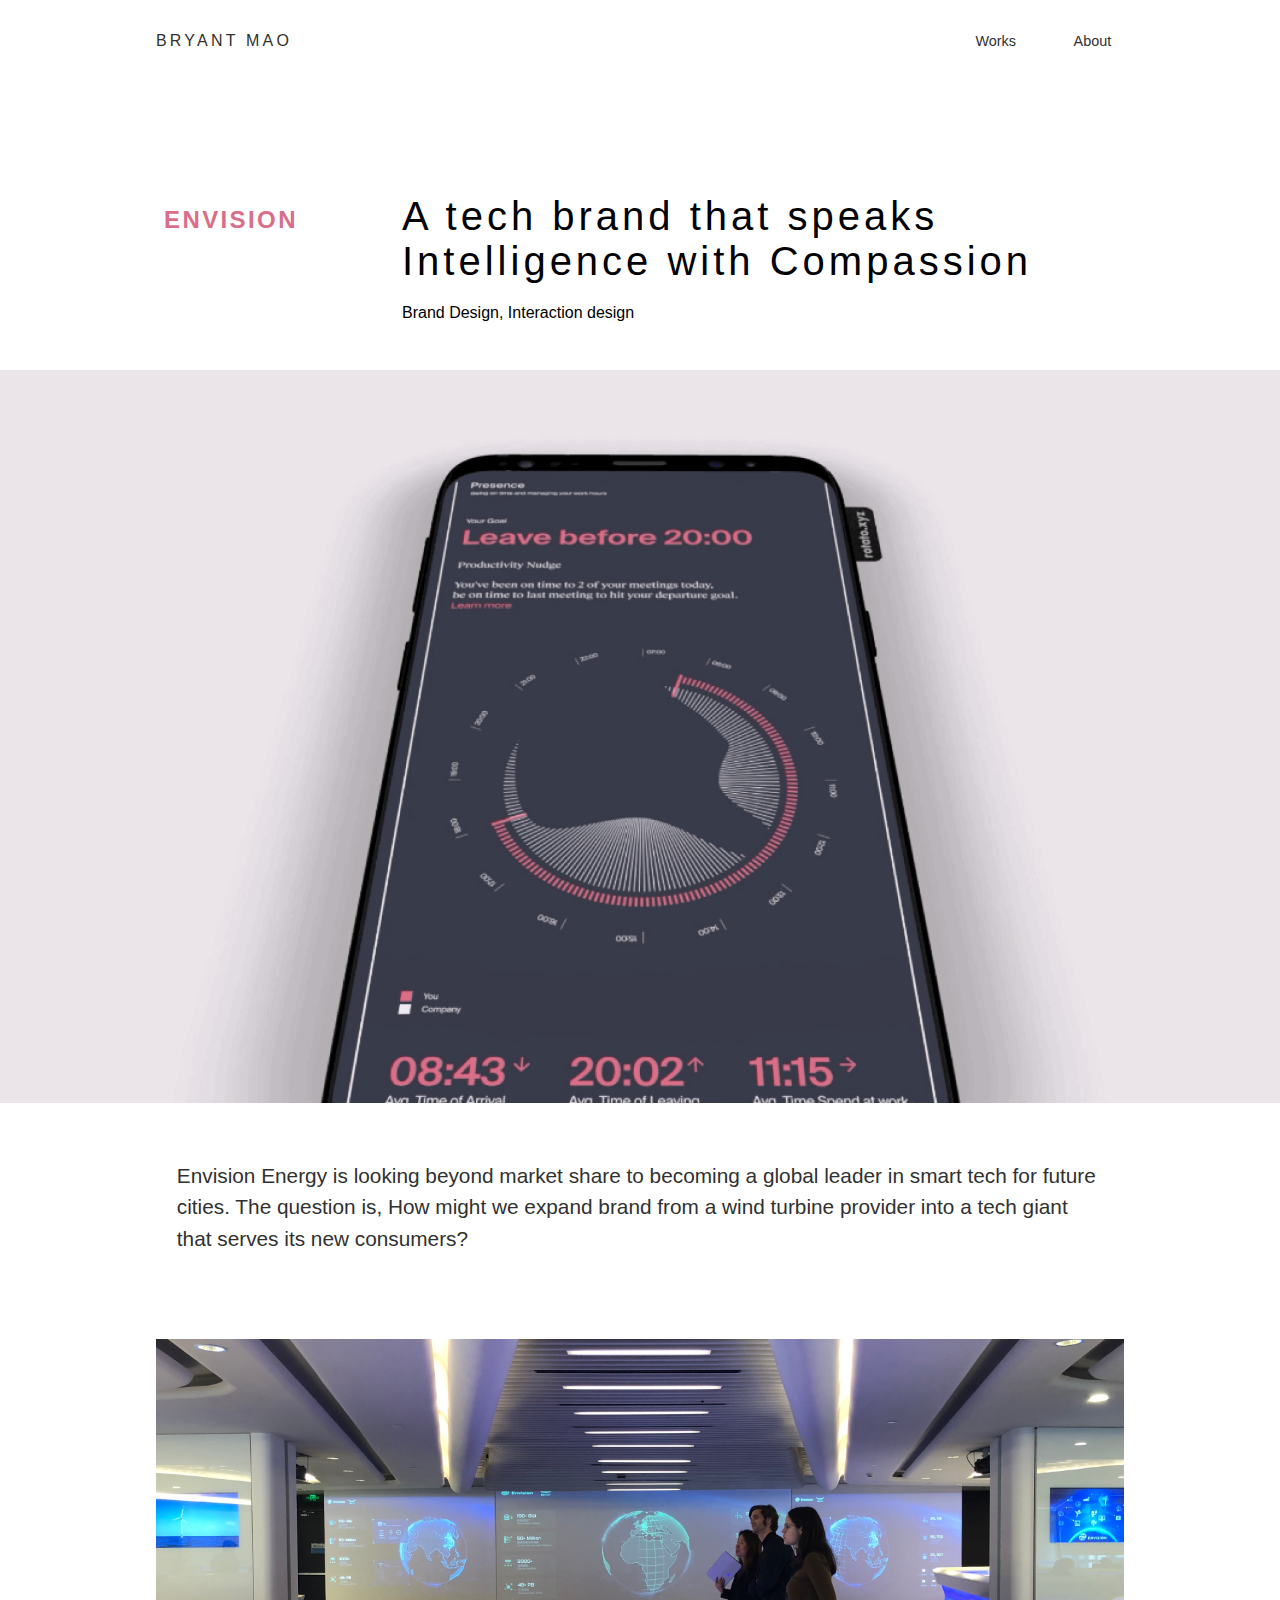
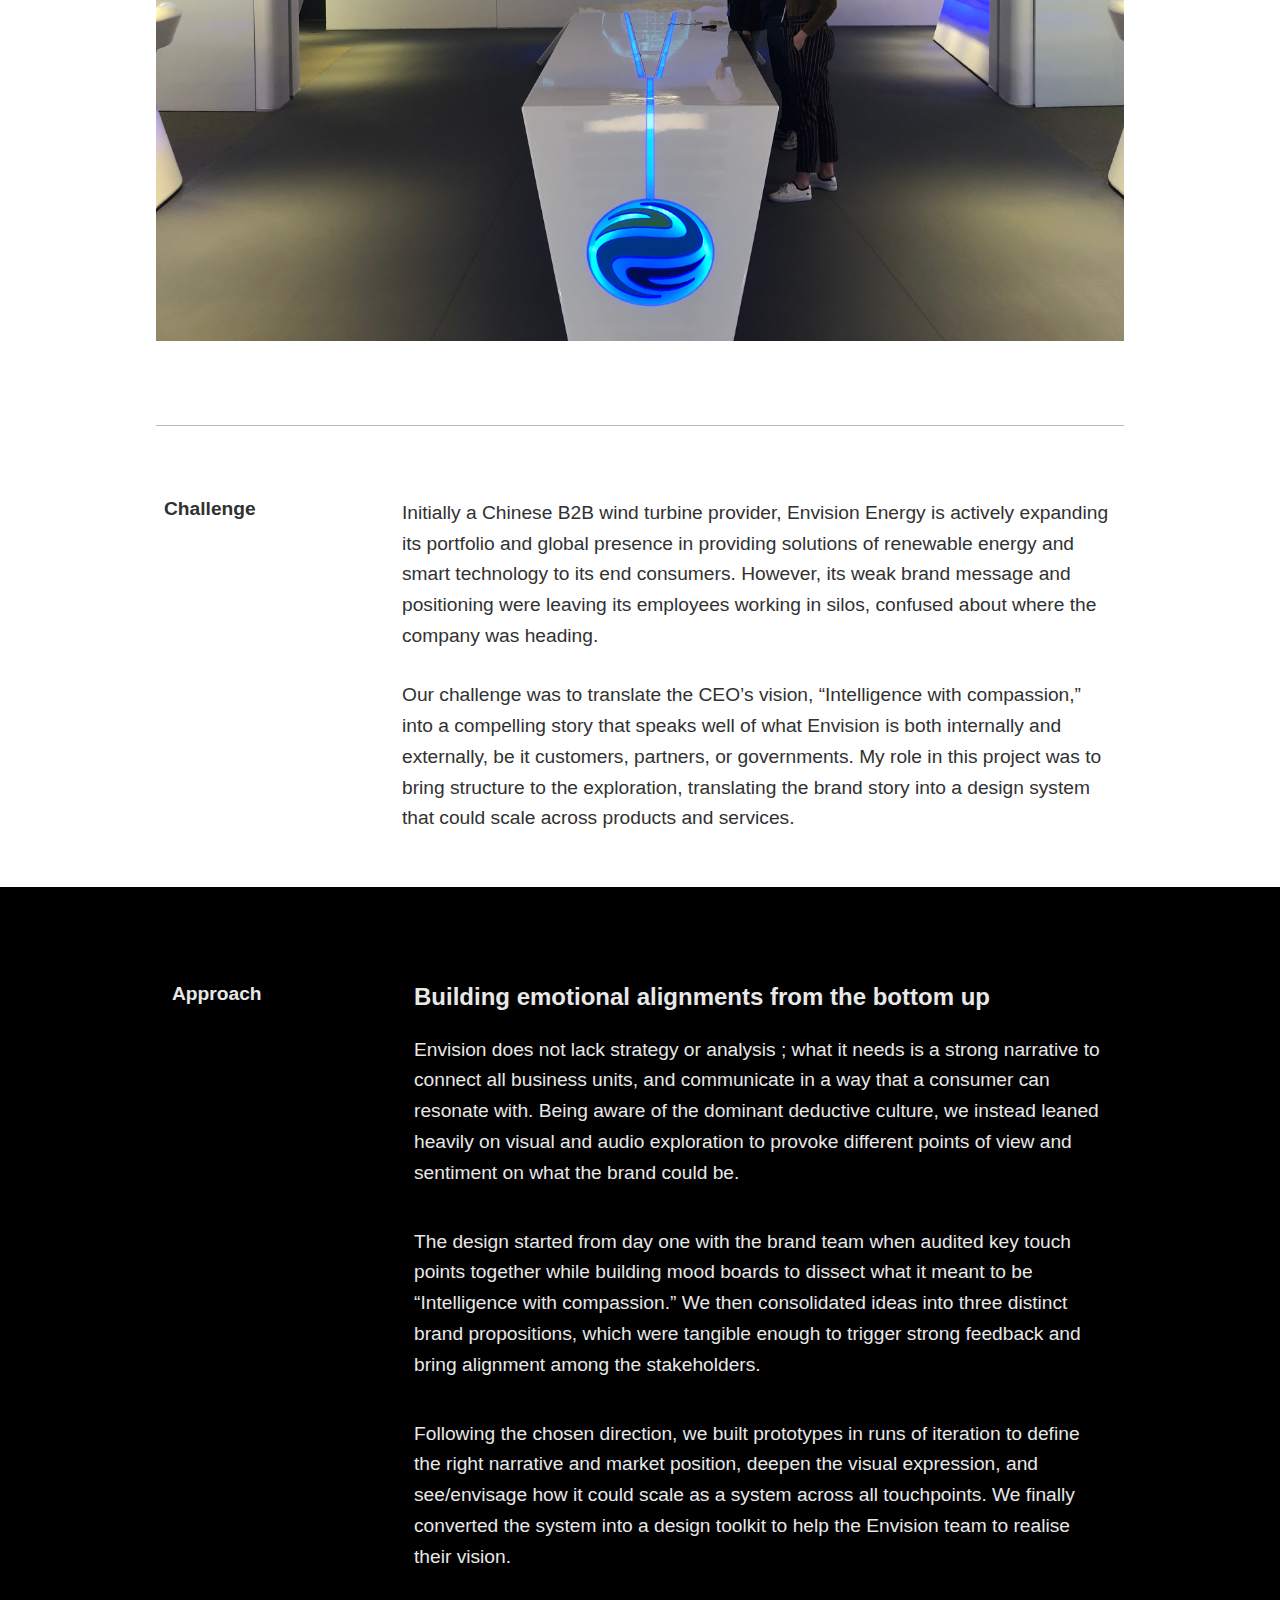
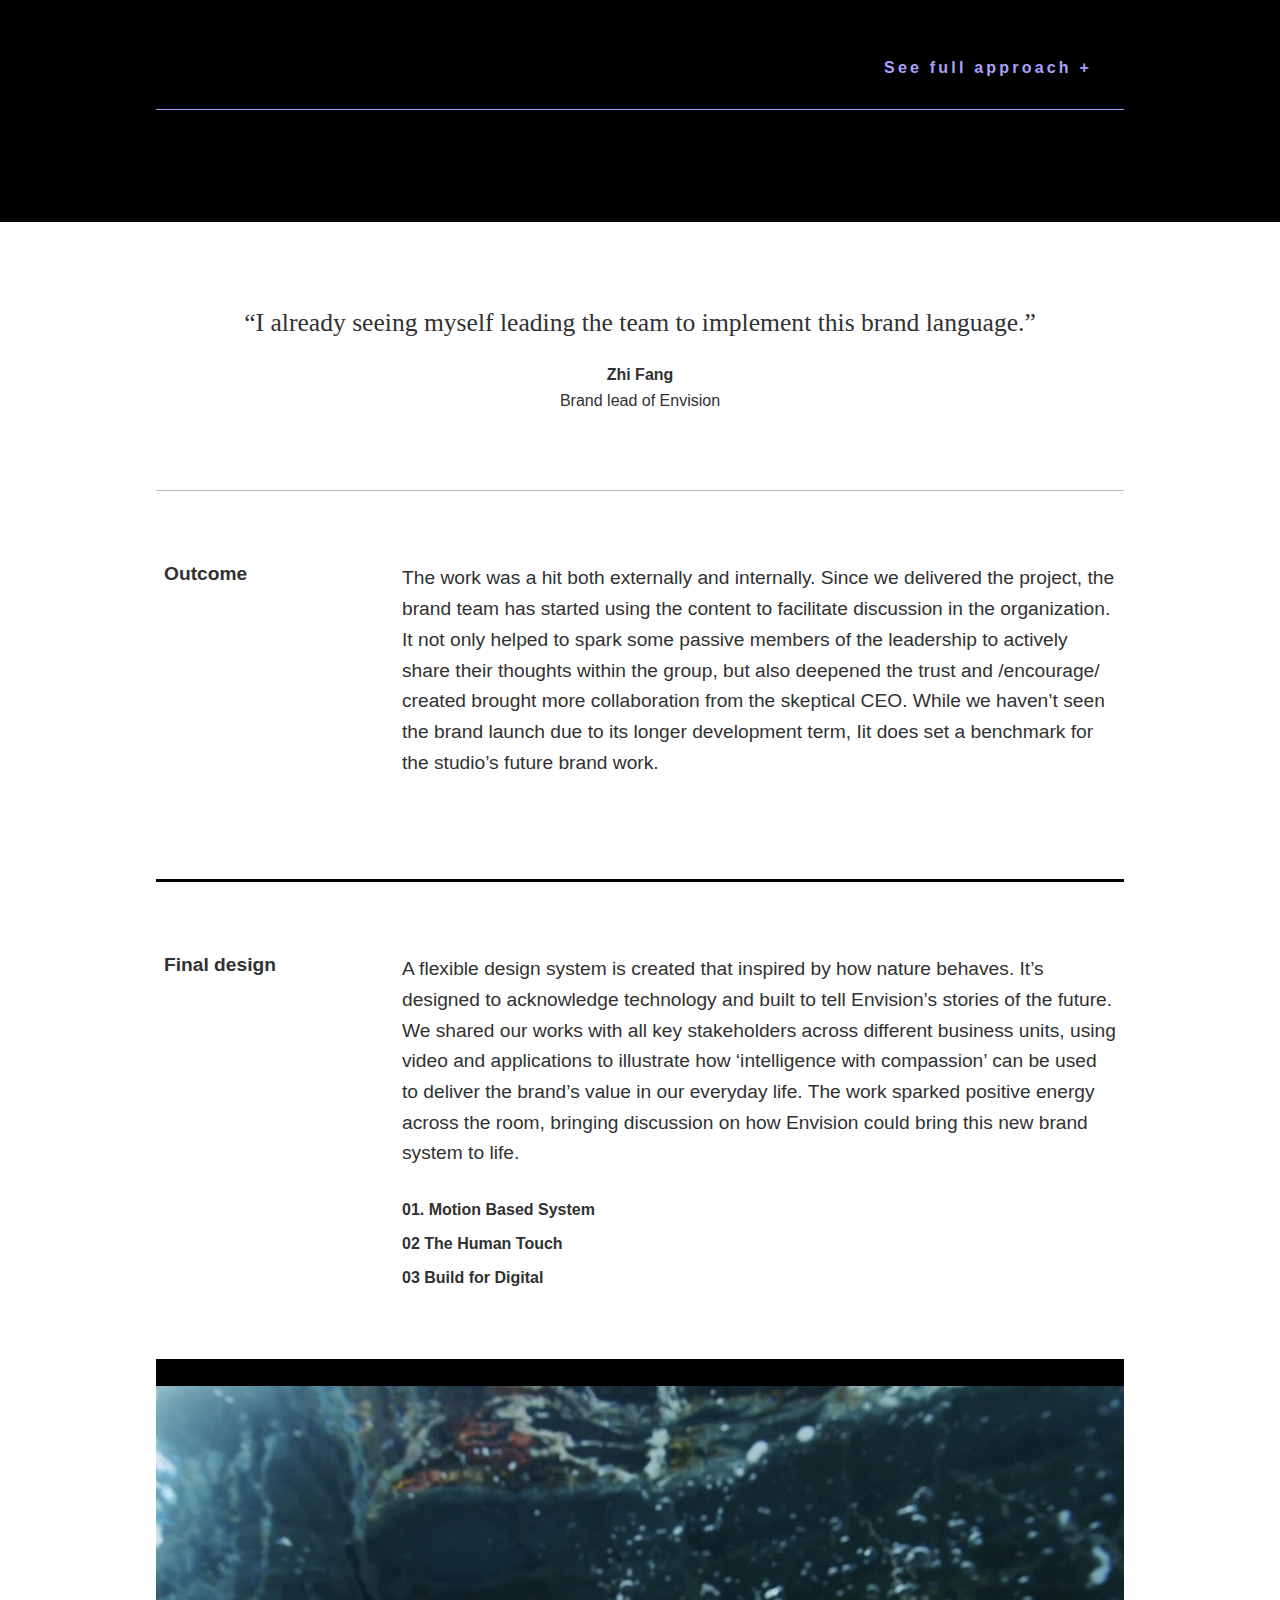
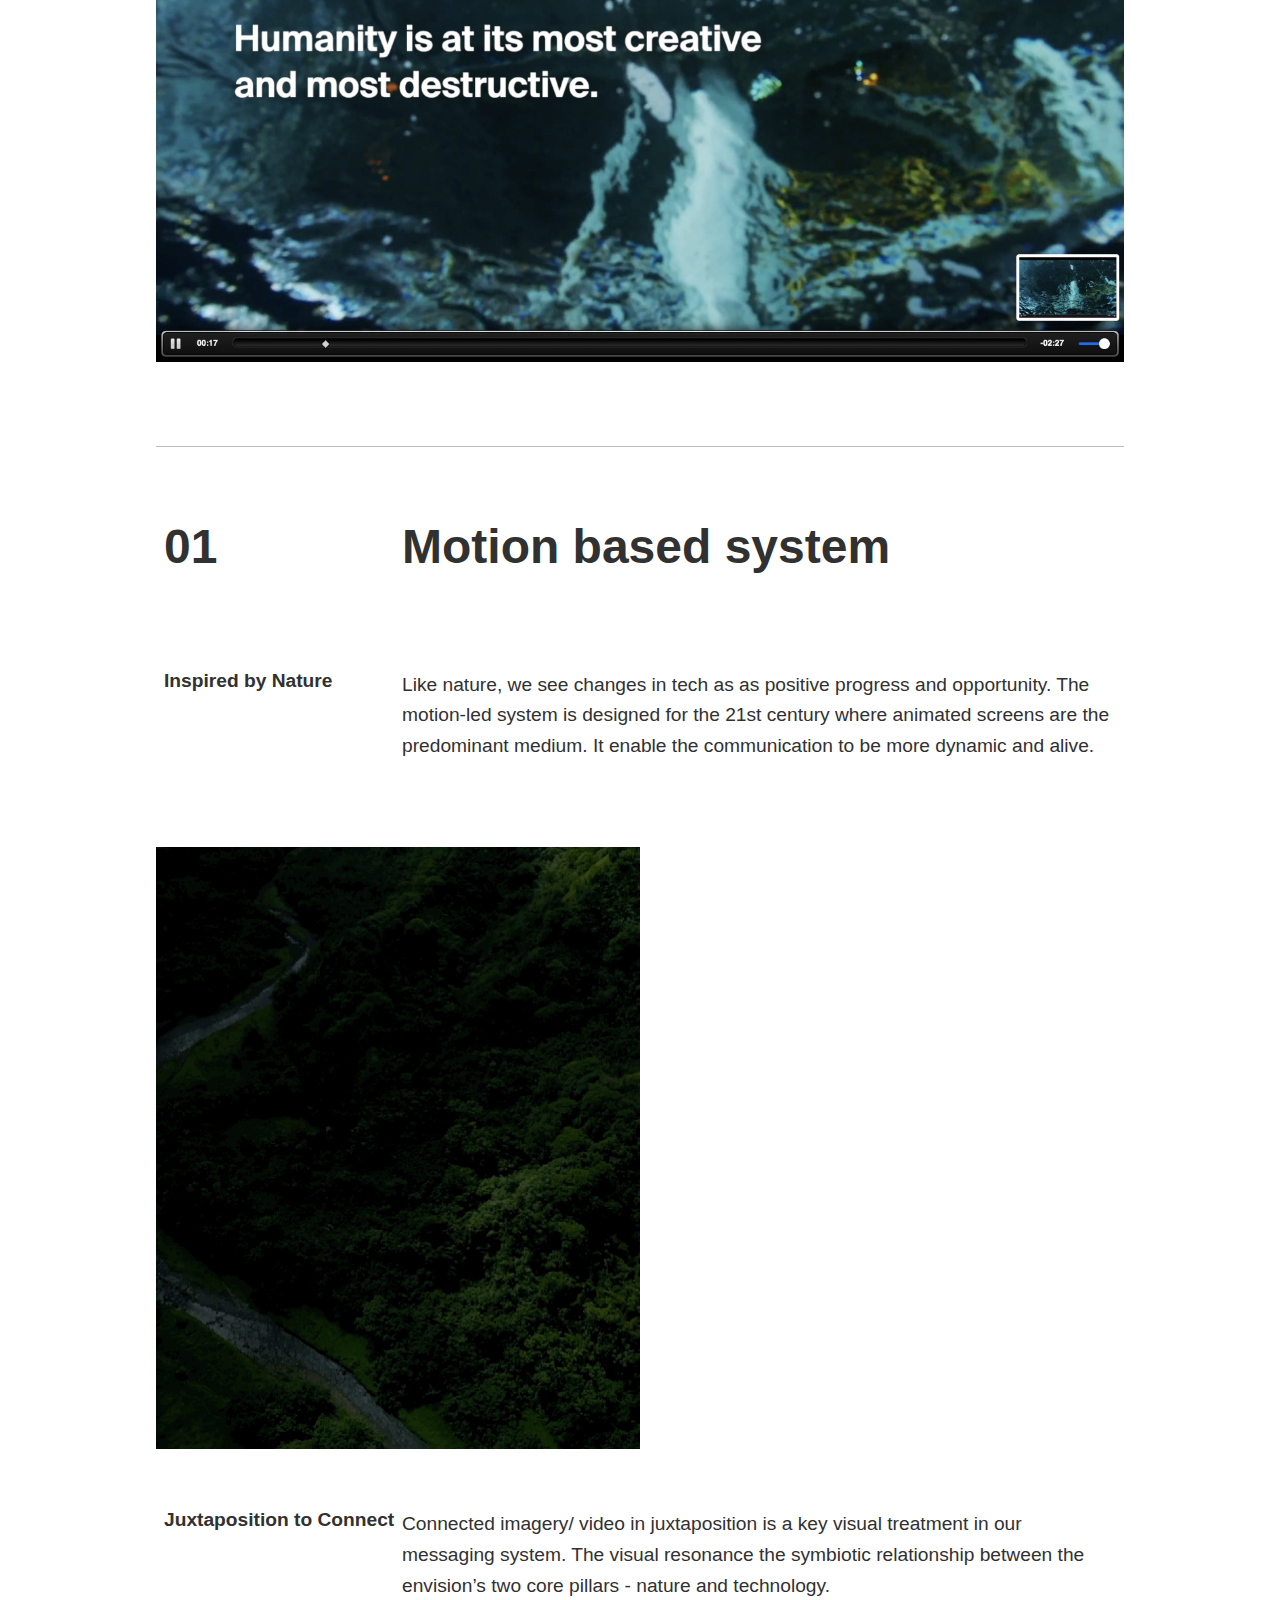
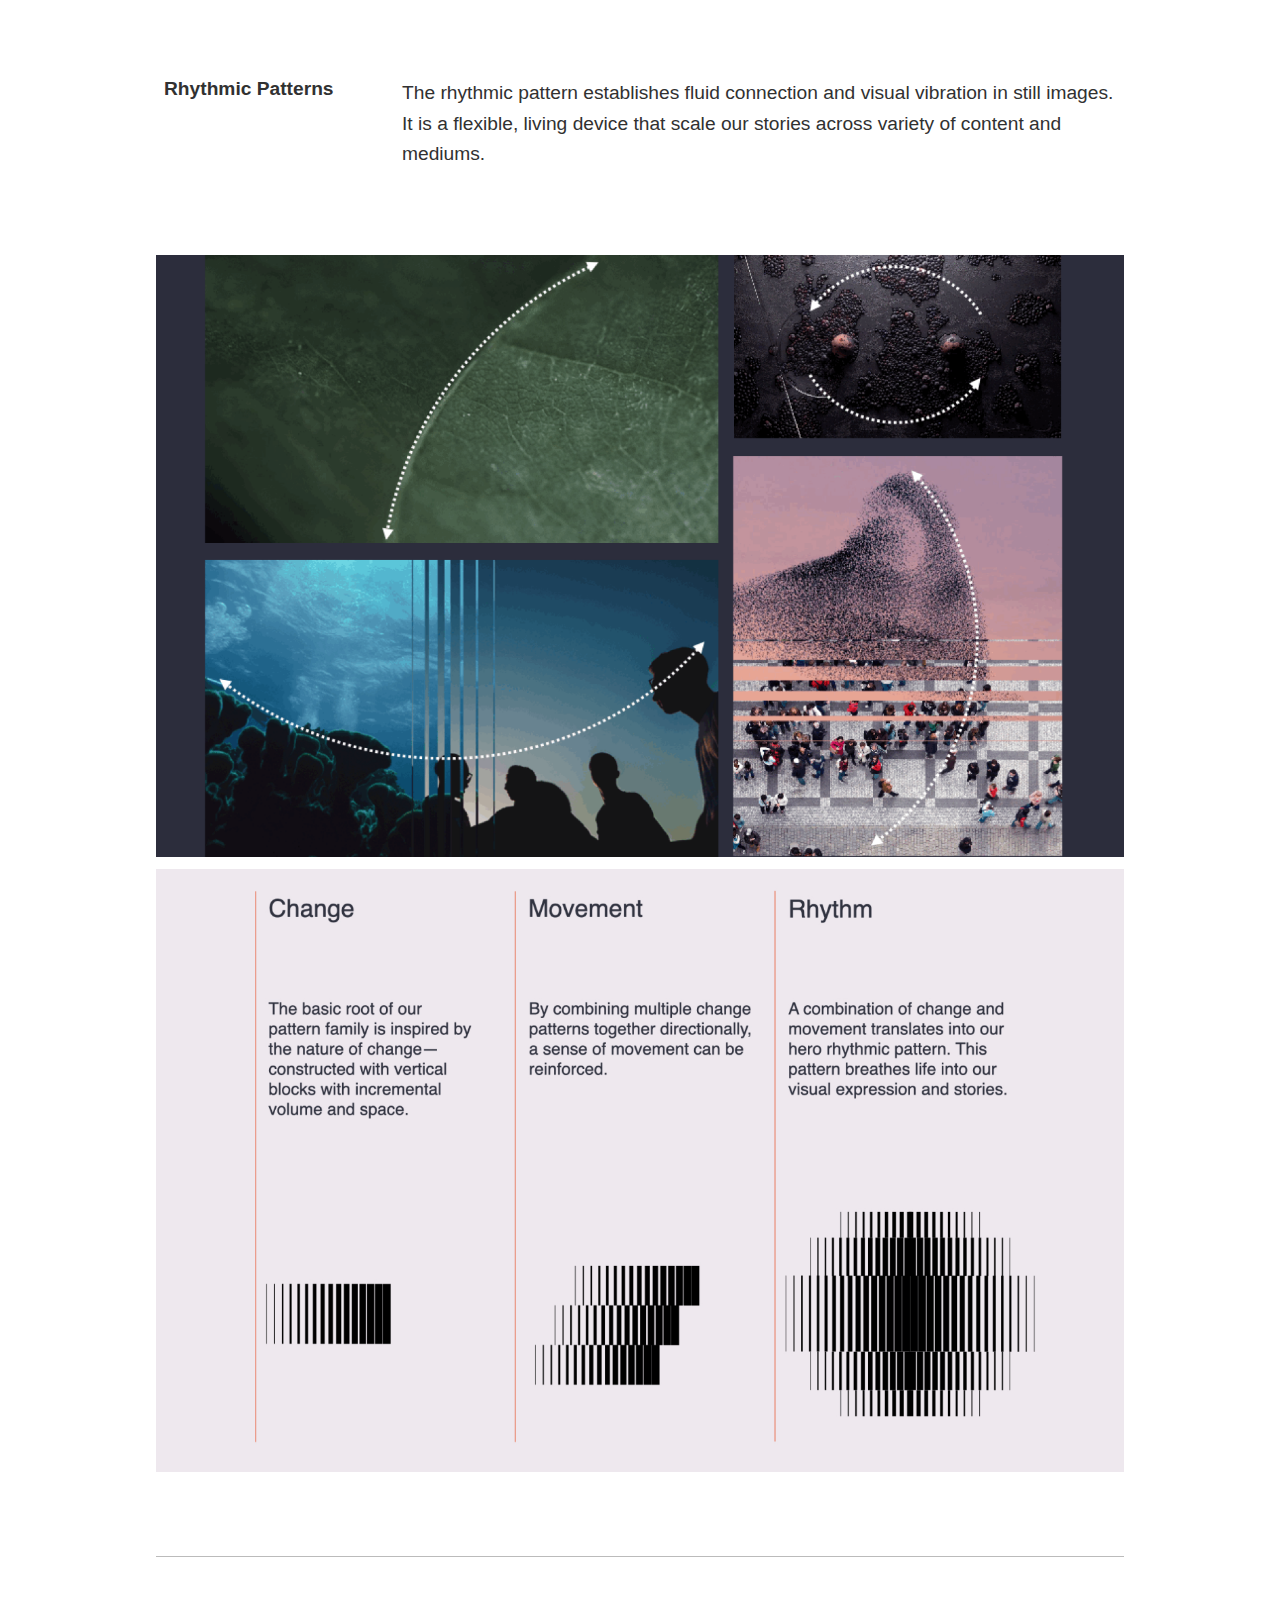
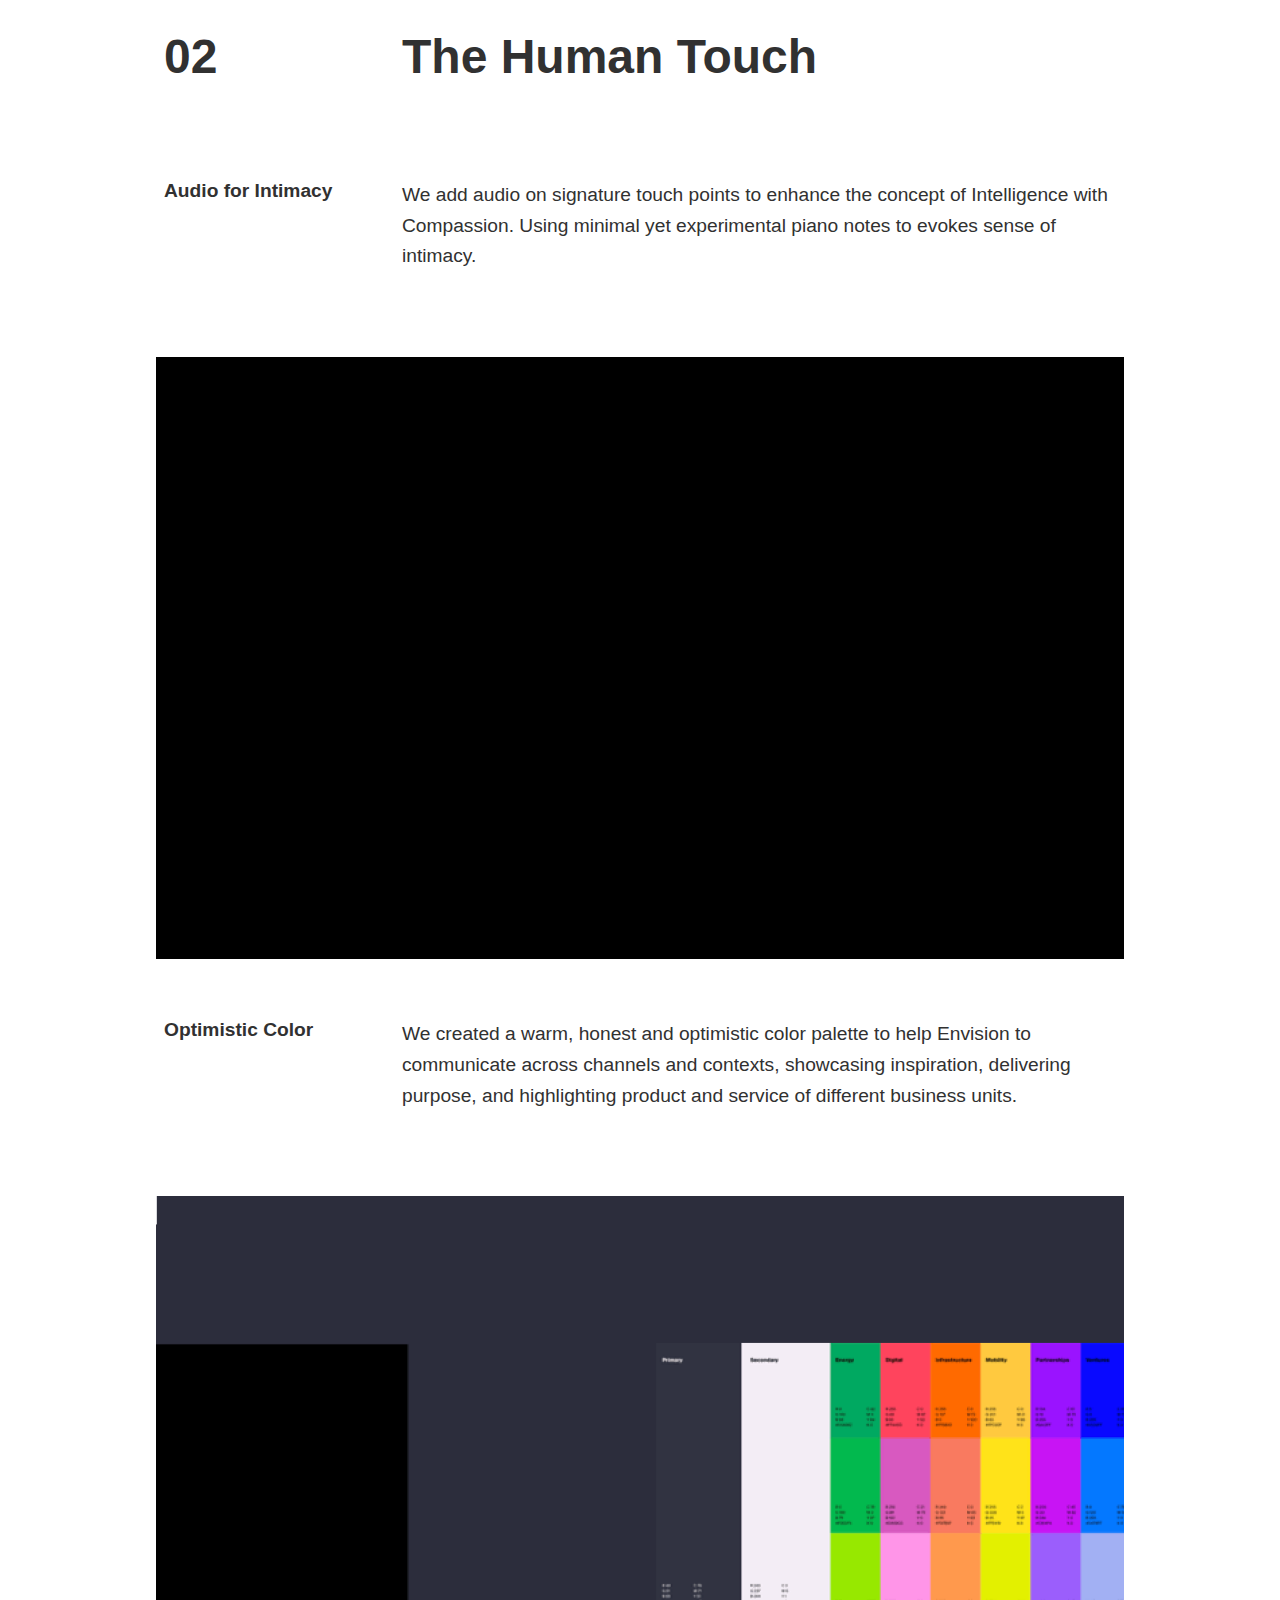
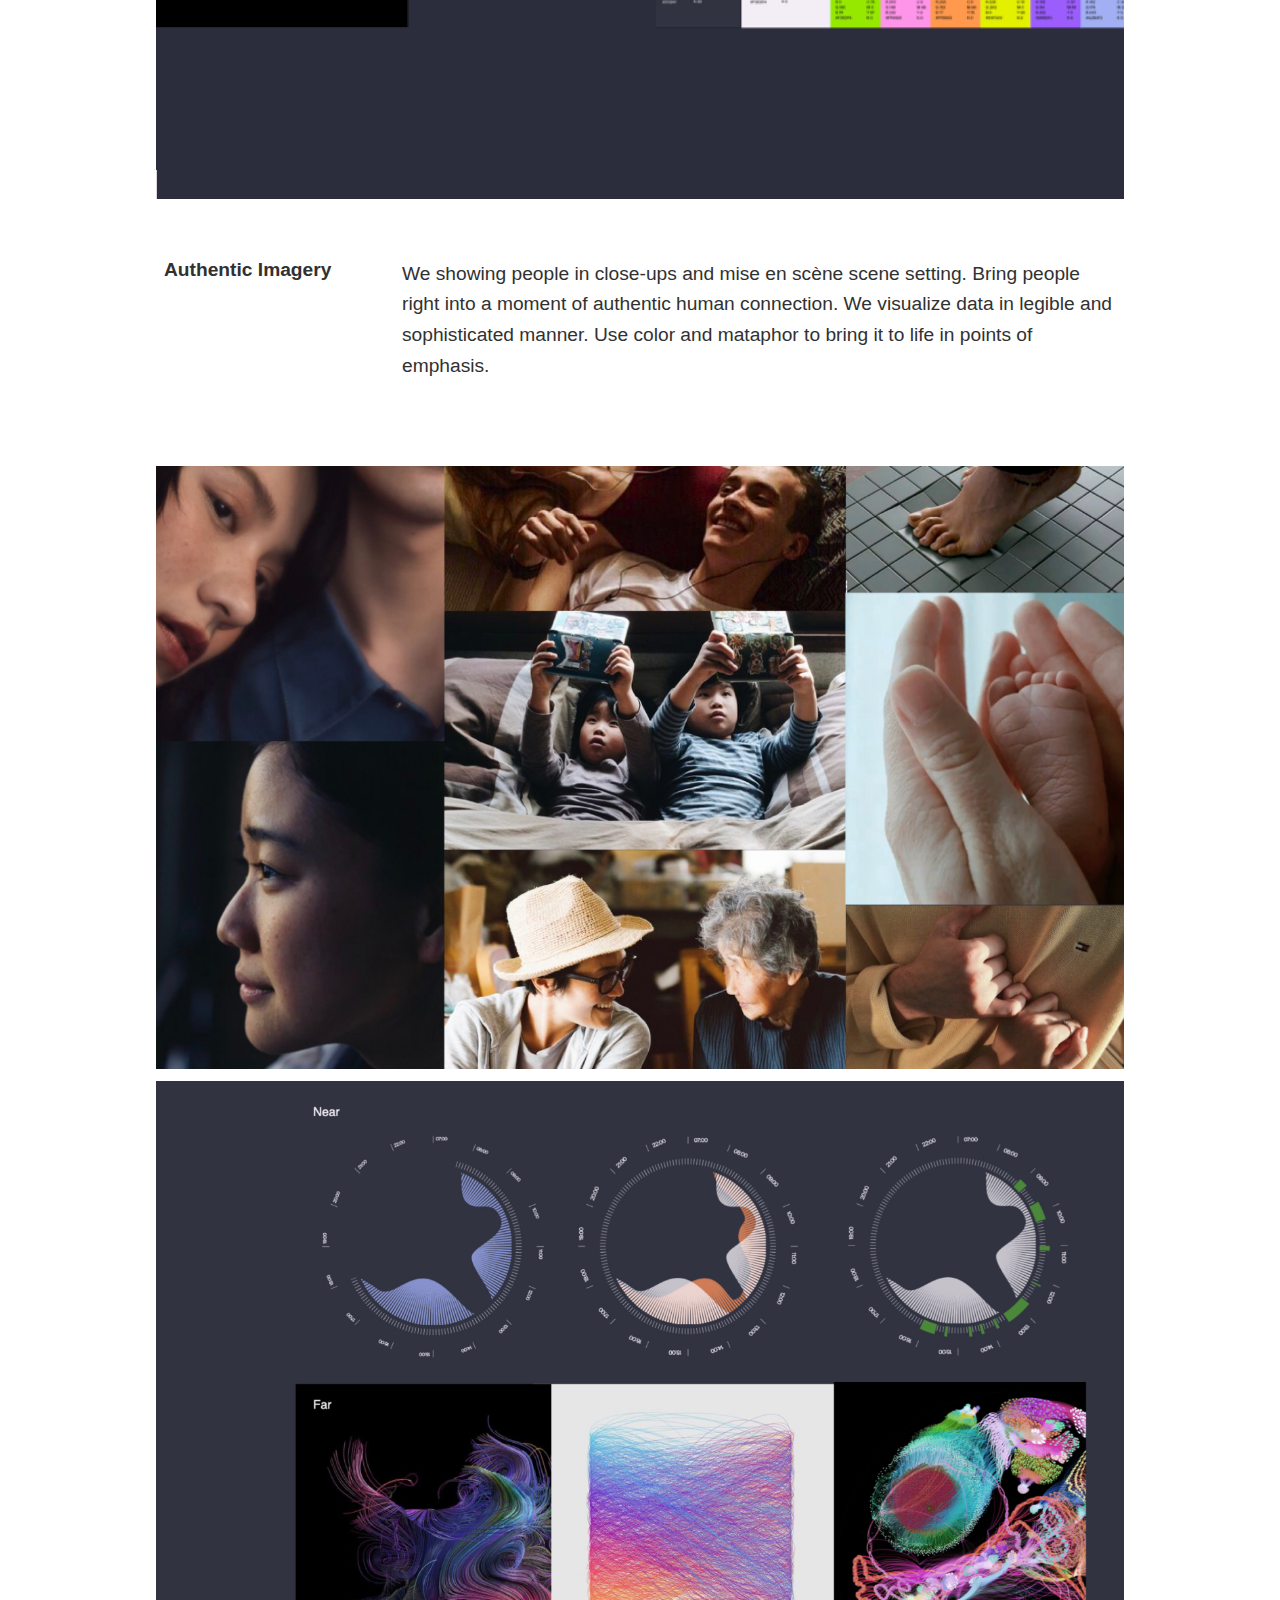
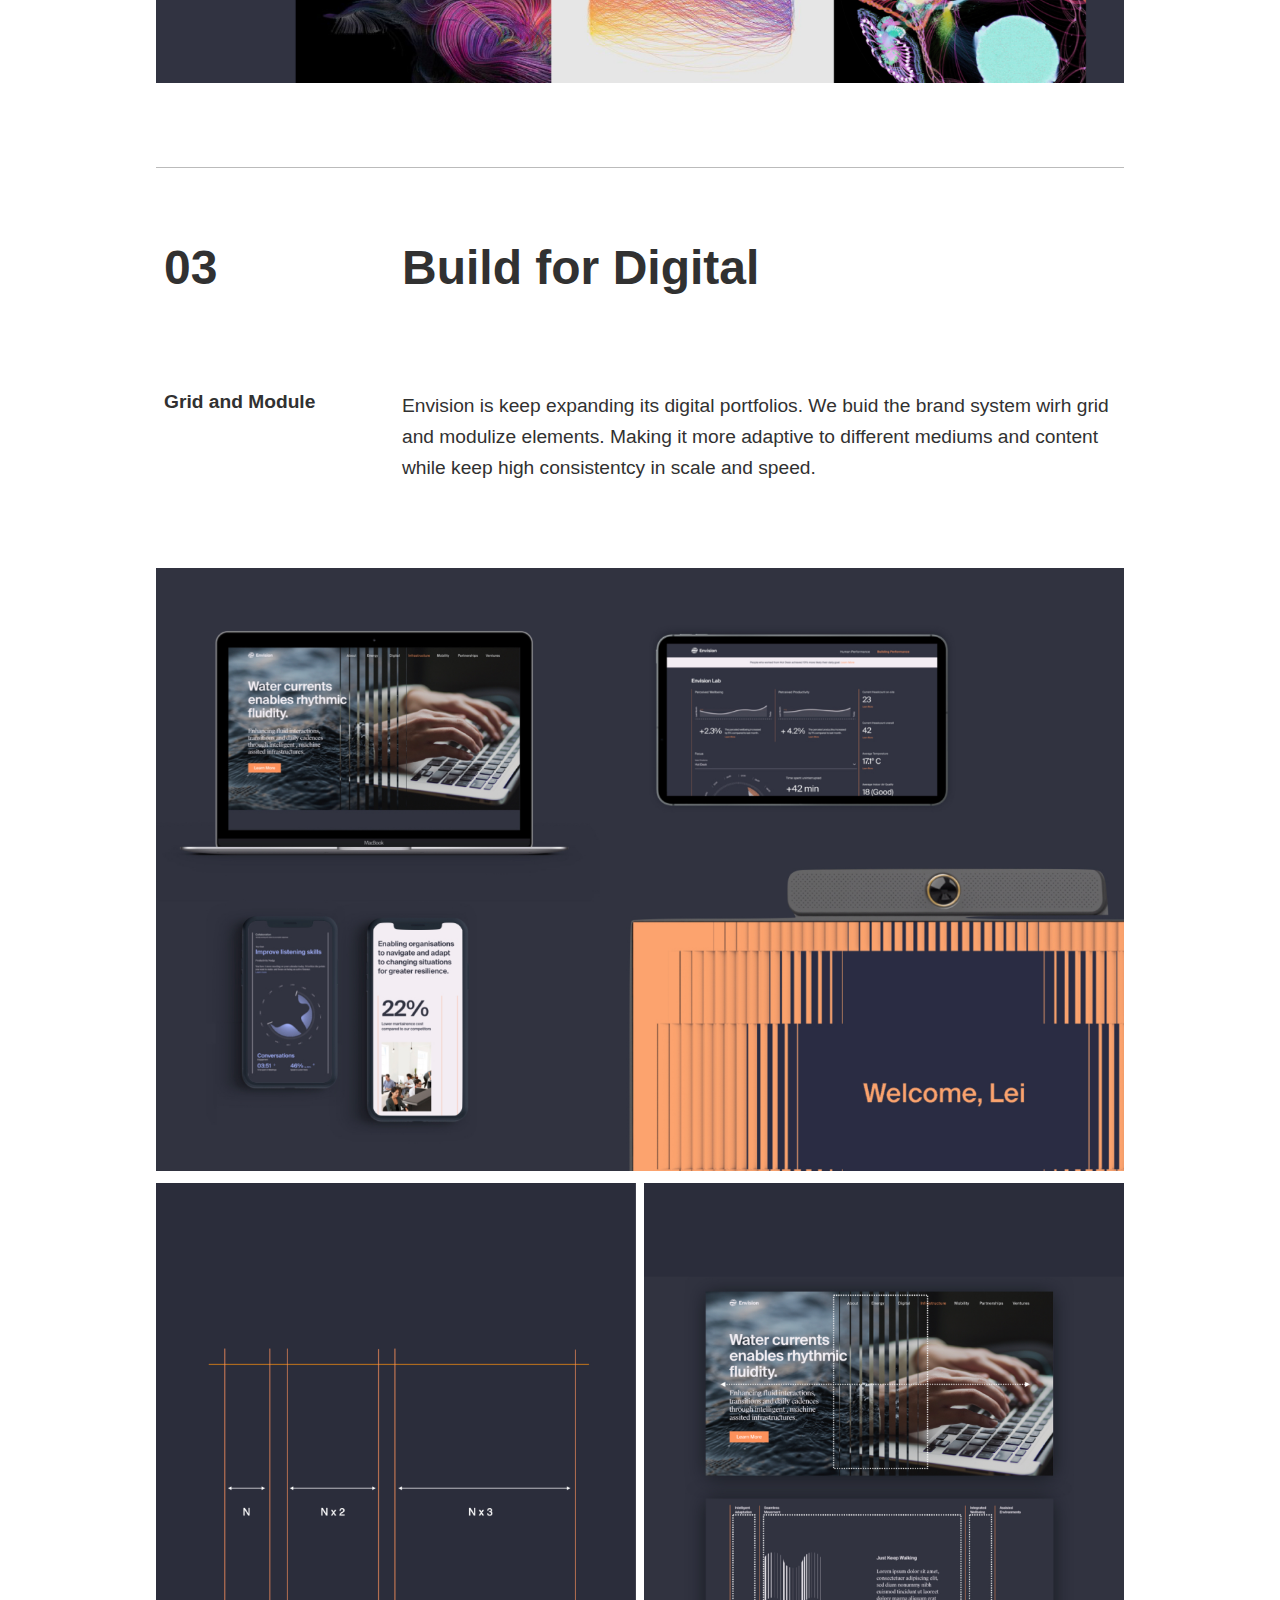
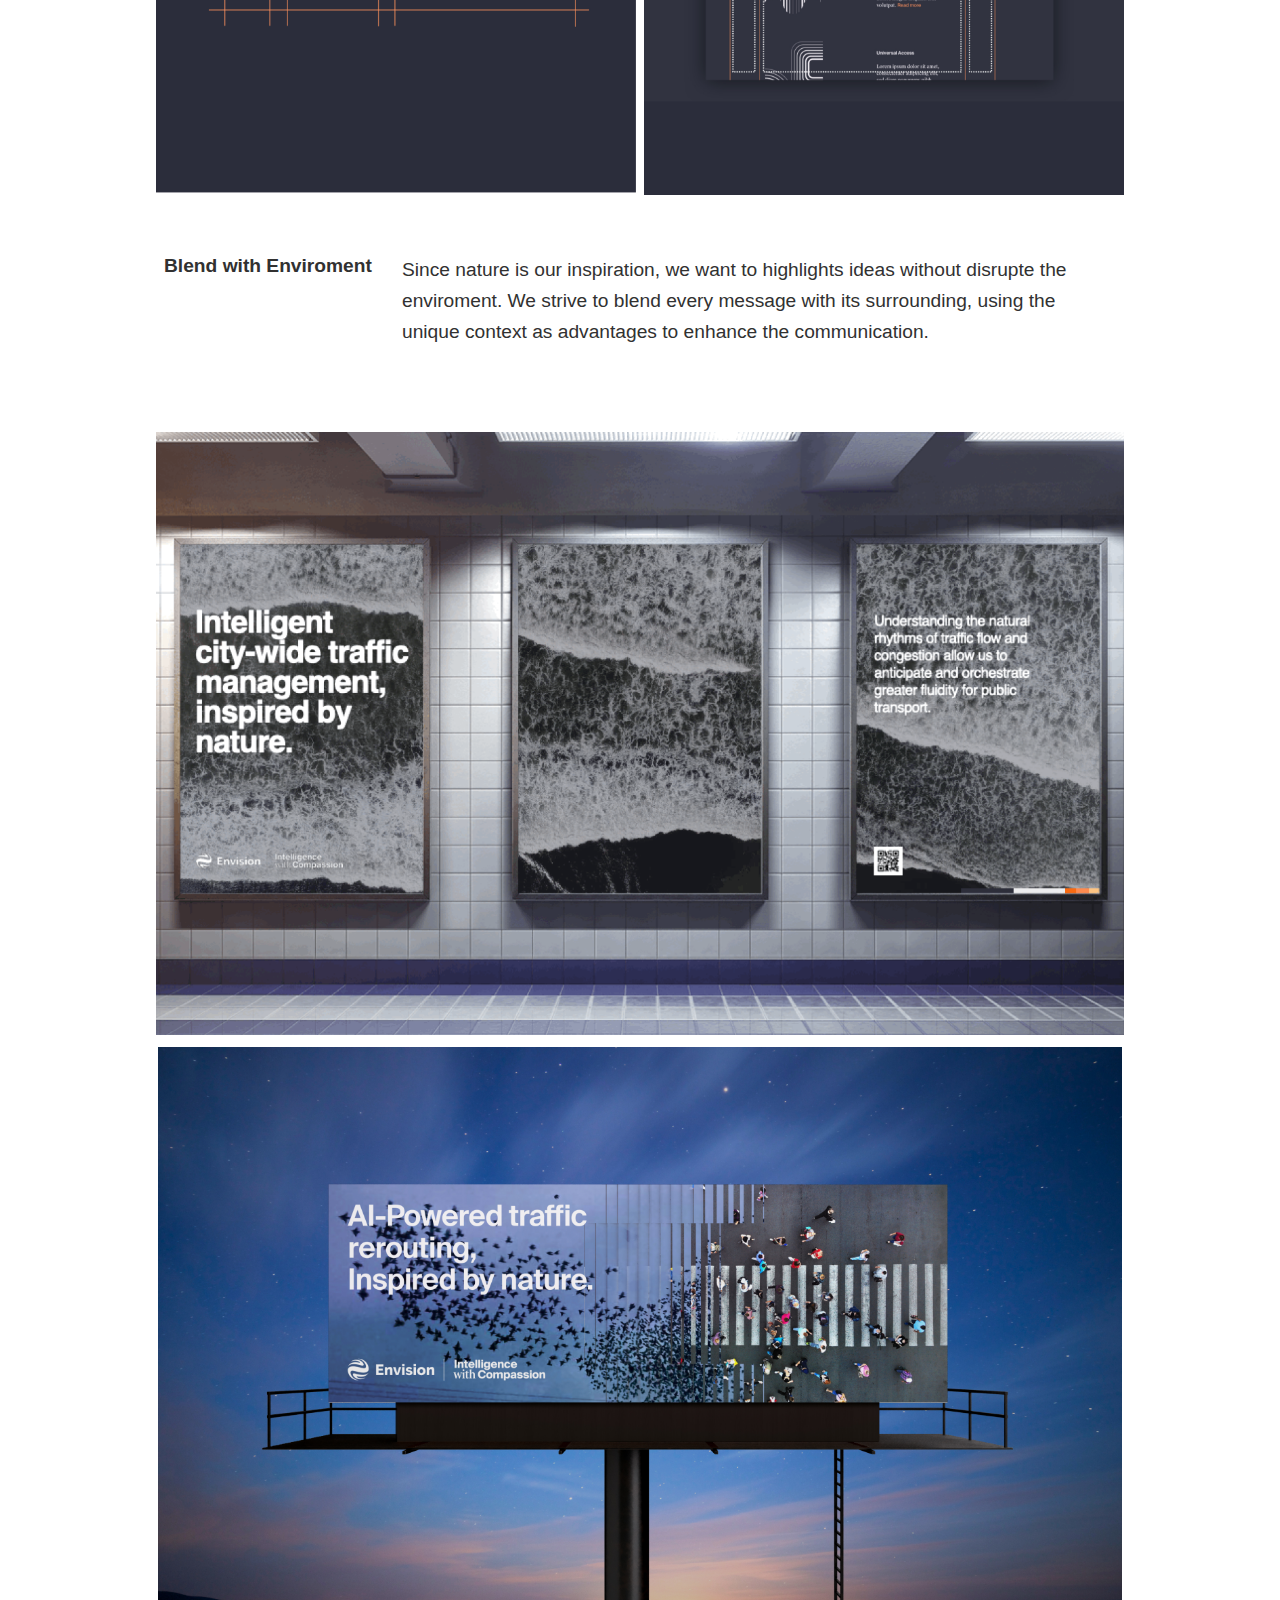
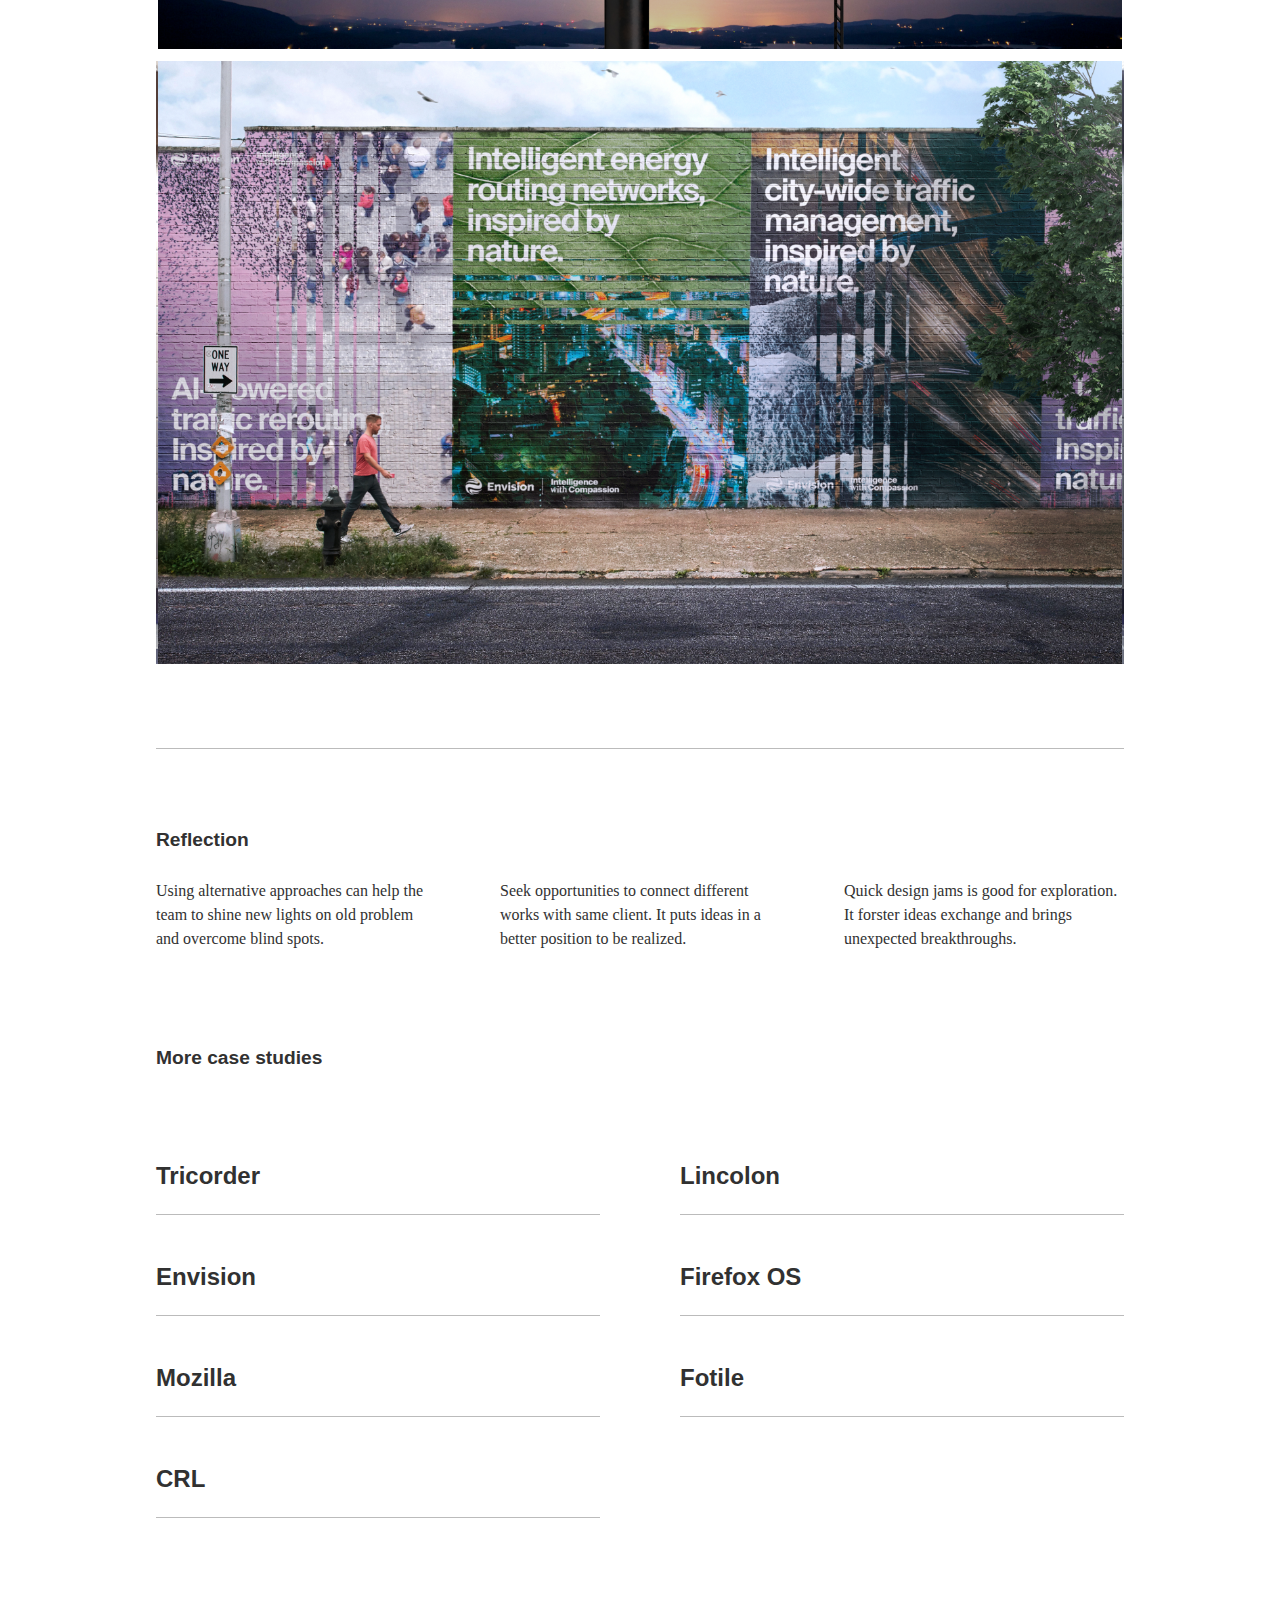
<file: case_envision.html>
<!Doctype html>
<html lang="en">
    <head>
        <meta charset="UTF-8">
        <meta name="viewport" content="width=device-width, initial-scale=1.0">
        <title>Bryant Mao</title>
        <link rel="stylesheet" href="styles.css">
        <script src="script.js" defer></script>
    </head>
    <body>
        <!-- this is the bav bar -->
        <nav class="nav-main">
            <div class="nav-main__title">
                <a href="index.html">BRYANT MAO</a>
            </div>
            <a href="#" class="toggle-button">
                <span class="bar"></span>
                <span class="bar"></span>
                <span class="bar"></span>
            </a>
            <div class="nav-main__links">
                <ul>
                    <li><a href="index.html">Works</a></li>
                    <li><a href="about.html">About</a></li>
                </ul>
            </div>
        </nav>
        <!-- here is the main content -->
        <button onclick="topFunction()" id="top">^</button>
        <div class="page-wrap">
            <!-- here is case head -->
            <section class="case-head section-wrap--flex3">
                <div class="case-head__client flex3-box1">
                    <h1 id="envision">envision</h1>
                </div>
                <div class="case-head__title flex3-box2">
                    <h1 class=>A tech brand that speaks Intelligence with Compassion
                    </h1>
                    <p>Brand Design,  Interaction design</p>
                </div>
            </section>
            <section class="case-heroshot section-wrap--wide">
                <div class="case-heroshot__image wrap1-box1">
                    <img class="hero-image" src="image/envision/hero_image.png">
                </div>
            </section>
            <section class="case-intro section-wrap--normal">
                <div class="case-intro__text wrap2-box1">
                    <h2>Envision Energy is looking beyond market share to becoming a global leader in smart tech for future cities. The question is, How might we expand brand from a wind turbine provider into a tech giant that serves its new consumers?</h2>
                </div>
            </section>
            <section class="case-image section-wrap--normal">
                <div class="case-image__image wrap2-box1">
                    <img class="large-image" src="image/envision/intro_image.png">
                </div>
            </section>
            <section class="divider section-wrap--normal">
                <div class="divider--thin wrap2-box1"></div>
            </section>
            <!-- here is challenge -->
            <section class="challenge section-wrap--flex2">
                <div class="challenge__title flex2-box1">
                    <h2 class="sec-title">Challenge</h2>
                </div>
                <div class="challenge__text flex2-box2">
                    <p class="sec-text">Initially a Chinese B2B wind turbine provider, Envision Energy is actively expanding its portfolio and global presence in providing solutions of renewable energy and smart technology to its end consumers. However, its  weak brand message and positioning were leaving its employees working  in silos, confused about  where the company was  heading.</p>
                    <p class="sec-text">Our challenge was  to translate the CEO’s vision, “Intelligence with compassion,” into a compelling story that speaks well of what Envision is both internally and externally, be it customers, partners, or governments. My role in this project was to bring structure to  the exploration, translating the brand story into a design system that could  scale across products and services. </p>
                </div>
            </section>
            <!-- here is approach -->
            <section class="approach section-wrap--dark">
                <div class="section-wrap--normal">
                    <div class="flex-wrap1--dark">
                        <div class="approach__title flex-wrap1-box1">
                            <h2 class="sec-title-dark">Approach</h2>
                        </div>
                        <div class="approach__text flex-wrap1-box2">
                            <h3 class="sec-subtitle-dark">Building emotional alignments from the bottom up</h3>
                            <p class="sec-text-dark">Envision does not lack strategy or analysis ; what it needs is a strong narrative to connect all business units, and communicate in a way that a consumer can resonate with. Being aware of the dominant deductive culture, we instead leaned heavily on visual and audio exploration to provoke different points of view and sentiment on what the brand could be. </p>
                            <p class="sec-text-dark">The design started from day one with the brand team when audited key touch points together while building mood boards to dissect what it meant to be “Intelligence with compassion.” We then consolidated ideas into three distinct brand propositions, which were  tangible enough to trigger strong feedback and bring alignment among the stakeholders.</p>
                            <p class="sec-text-dark">Following the chosen direction, we built prototypes in runs of iteration to define the right narrative and market position, deepen the visual expression, and see/envisage how it could scale as a system across all touchpoints. We finally converted the system into a design toolkit to help the Envision team to realise  their vision. </p>
                        </div>
                    </div>
                    <button type="button" class="collapsible">See full approach +</button>
                    <!-- start of expand seciton-->
                    <div class="content">
                        <!-- divider -->
                        <section class="divider section-wrap--normal">
                            <!-- <div class="divider--thin wrap2-box1"></div> -->
                        </section>
                        <!-- content -->
                        <div class="flex-wrap1--dark">
                            <div class="approach__title flex-wrap1-box1">
                                <h2 class="sec-title-dark">Kickoff</h2>
                            </div>
                            <div class="approach__text flex-wrap1-box2">
                                <h3 class="sec-subtitle-dark">Extract key message from all levels</h3>
                                <p class="sec-text-dark">We started by meeting with leaders across business units to hear their assumptions and challenges to be ‘Envision’ while conducting brand audits with the brand team to understand their business landscape and the key touchpoints to focus on. In parallel, we used the learning we had  to expand the words “Intelligence with compassion,” by developing a set of keywords and future scenarios, building mood boards, and various narratives along the way.</p>
                                <p class="sec-text-dark">We showcased our work every day in the dining area and invited all the employees to share feedback with us. This participatory process allowed us to quickly understand the company from all levels while narrowing down the proposal from nine to three distinct brand propositions - The principle of nature; The new conversation;, and Bold curiosity.</p>
                            </div>
                            <section class="highlight section-wrap--dark-wide">
                                <div class="hightlight__image grid-image">
                                    <div class="img-warp grid-image__main">
                                        <img src="image/envision/kickoff-01.png">
                                    </div>
                                    <div class="img-warp grid-image__main">
                                        <img src="image/envision/kickoff-02.png">
                                    </div>
                                </div>
                            </section>
                        <!-- content -->
                        <div class="flex-wrap1--dark">
                            <div class="approach__title flex-wrap1-box1">
                                <h2 class="sec-title-dark">Research</h2>
                            </div>
                            <div class="approach__text flex-wrap1-box2">
                                <h3 class="sec-subtitle-dark">Get alignment on the brand direction</h3>
                                <p class="sec-text-dark">Next, we invited all stakeholders in Envision, including the CEO, to a workshop, where we shared the three brand proposals in an immersive setting. We used video to tell the brand story, combining with the visual rendering on their major touch points such as the landing page, product, and data dashboard. This  rich visual expression provoked a strong sentiment among the group, helping us to drive the conversation deep into which direction to go and how it could  evolve to support Envision’s future strategy . It iwas  clear that everyone appreciated the beauty and intricacy of the first direction - the Principle of Nature, but also felt  it needed more human qualities, to show the care that Envision wanted to bring to the world.</p>
                                <div class="insight-box">
                                    <p>nature is good analogy of our business</p>
                                    <p>need to show more human and emotional</p>
                                    <p>we need to consider how to scale the brand across portfolio</p>
                                </div>
                            </div>
                            <section class="highlight section-wrap--dark-wide">
                                <div class="hightlight__image grid-image">
                                    <div class="img-warp grid-image__main">
                                        <img src="image/envision/research-01.png">
                                    </div>
                                    <div class="img-warp grid-image__main">
                                        <img src="image/envision/research-02.png">
                                    </div>
                                </div>
                            </section>
                        </div>
                        <!-- content -->
                        <div class="flex-wrap1--dark">
                            <div class="approach__title flex-wrap1-box1">
                                <h2 class="sec-title-dark">Design</h2>
                            </div>
                            <div class="approach__text flex-wrap1-box2">
                                <h3 class="sec-subtitle-dark">Defining brand narrative and positioning</h3>
                                <p class="sec-text-dark">With clear feedback from the workshop, we then dived deep into the brand narrative and how it could be  differentiated from other tech players. To do that, we first studied the  top tech brands across new ventures, startups, and enterprises in both Chinese  and global markets to Understand what the story they were telling was, and more importantly, how they delivered it to the audience. To process it more systematically, I created a framework to hold all the evidence we found to see how the storytelling format evolved at the company scale, and how its  portfolio had grown . This study not only helped us draw inspiration from those successful players but also informed us how we should position Envision for the present and future as the company evolves.</p>
                            </div>
                            <section class="highlight section-wrap--dark-wide">
                                <div class="hightlight__image grid-image">
                                    <div class="img-warp grid-image__main">
                                        <img src="image/envision/design-01.png">
                                    </div>
                                </div>
                            </section>
                        </div>
                        <!-- content -->
                        <div class="flex-wrap1--dark">
                            <div class="approach__title flex-wrap1-box1">
                                <!-- <h2 class="sec-title-dark"></h2> -->
                            </div>
                            <div class="approach__text flex-wrap1-box2">
                                <h3 class="sec-subtitle-dark">Finding the visual expression that clicks</h3>
                                <p class="sec-text-dark">As we developed the brand narrative, we kept experimenting with  what the visual language might be to best express the message. The exploration became  two-fold. On the one hand, we kept writing slogans and mini-stories to extract the core elements from the narrative and used /using that to evolve the mood board to find the right look and feel for what the story was delivering. On the other hand, we used these visual elements to build and test the visual expression on the key touchpoints. This dual exploration helped us to explore multiple possibilities while keeping our ideas grounded. After countless iterations, we finally landed on a sweet spot with the brand team - a visual system that spokes elegant, constant movements, and smooth transitions.</p>
                            </div>
                            <section class="highlight section-wrap--dark-wide">
                                <div class="hightlight__image grid-image">
                                    <div class="img-warp grid-image__main">
                                        <img src="image/envision/design-02.png">
                                    </div>
                                </div>
                            </section>
                        </div>
                        <!-- content -->
                        <div class="flex-wrap1--dark">
                            <div class="approach__title flex-wrap1-box1">
                                <h2 class="sec-title-dark">Testing</h2>
                            </div>
                            <div class="approach__text flex-wrap1-box2">
                                <h3 class="sec-subtitle-dark">Put the brand system in scale</h3>
                                <p class="sec-text-dark">The final step was to make sure the brand system could  scale and work across products and services in Envision, as the company was  expecting to expand its portfolio in the coming years. Since digital would l play a significant role in their future portfolio, I worked closely with our visual lead to apply the brand system extensively on every digital component we could  imagine - the enterprise website, the EnOS Dashboard, the smart building app, the mobile charger interface, or even the employee's smart badge. To further test the system, we invited our partner team, who were working on the client’s smart building project, to adopt our brand system in their work. This rigorous process helped us to foresee any potential gaps and fill them before we handed it to the brand team.</p>
                            </div>
                            <section class="highlight section-wrap--dark-wide">
                                <div class="hightlight__image grid-image">
                                    <div class="img-warp grid-image__main">
                                        <img src="image/envision/design-03.png">
                                    </div>
                                </div>
                            </section>
                        </div>
                    </div>
                    <!-- end of expand seciton-->
                </div>
            </section>
            <!-- here is quote -->
            <section class="quote section-wrap--normal">
                <div class="wrap2-box1">
                    <h4 class="quote__text">“I already seeing myself leading the team to implement this brand language.”</h4>
                    <p class="quote__name">Zhi Fang</p>
                    <p class="quote__job">Brand lead of Envision</p>
                </div>
            </section>
            <section class="divider section-wrap--normal">
                <div class="divider--thin wrap2-box1"></div>
            </section>
            <!-- here is outcome -->
            <section class="outcome section-wrap--flex2">
                <div class="outcome__title flex2-box1">
                    <h2 class="sec-title">Outcome</h2>
                </div>
                <div class="outcome__text flex2-box2">
                    <p class="sec-text">The work was a  hit both externally and internally. Since we delivered the project, the brand team has started  using the content to facilitate discussion in the organization. It not only helped to spark  some passive members of the leadership to actively share their thoughts within the group, but also deepened the trust and /encourage/ created brought  more collaboration from the skeptical CEO. While we haven’t seen the brand launch due to its longer development term, Iit does set a benchmark for the studio’s future brand work.</p>
                </div>
            </section>
            <section class="divider section-wrap--normal">
                <div class="divider--thick wrap2-box1"></div>
            </section>
            <!-- here is final design -->
            <section class="final-design section-wrap--flex2">
                <div class="final-design__title flex2-box1">
                    <h2 class="sec-title">Final design</h2>
                </div>
                <div class="final-design__text flex2-box2">
                    <p class="sec-text">A flexible design system is created that inspired by how nature behaves. It’s designed to acknowledge technology and built to tell Envision’s stories of the future. We shared our works with all key stakeholders across different business units, using video and applications to illustrate how ‘intelligence with compassion’ can be used to deliver the brand’s value in our everyday life. The work sparked positive energy across the room, bringing discussion on how Envision could bring this new brand system to life.</p>
                    <ul class="sec-list">
                        <li>01. Motion Based System</li>
                        <li>02  The Human Touch</li>
                        <li>03  Build for Digital</li>
                    </ul>
                </div>
            </section>
            <section class="highlight section-wrap--normal">
                <div class="hightlight__image grid-image">
                    <div class="img-warp grid-image__main">
                        <img src="image/envision/final_design.png">
                    </div>
                </div>
            </section>
            <section class="divider section-wrap--normal">
                <div class="divider--thin wrap2-box1"></div>
            </section>
            <!-- here is highlight 1-->      
            <section class="highlight section-wrap--flex2">
                <div class="highlight__title flex2-box1">
                    <h2>01</h2>
                </div flex2-box2>
                <div class="highlight__title flex2-box2">
                    <h2>Motion based system</h2>
                </div>
            </section>
            <section class="highlight section-wrap--flex2">
                <div class="highlight__title flex2-box1">
                    <h3 class="sec-title">Inspired by Nature</h3>
                </div>
                <div class="highlight__text flex2-box2">
                    <p class="sec-text">Like nature, we see changes in tech as as positive progress and opportunity. The motion-led system is designed for the 21st century where animated screens are the predominant medium. It enable the communication to be more dynamic and alive.</p>
                </div>
            </section>
            <section class="highlight section-wrap--normal">
                <div class="hightlight__image grid-image">
                    <div class="img-warp grid-image__main">
                        <img src="image/envision/highlight1-01.png">
                    </div>
                </div>
            </section>
            <section class="highlight section-wrap--flex2">
                <div class="highlight__subtitle flex2-box1">
                    <h3 class="sec-title">Juxtaposition to Connect</h3>
                </div>
                <div class="highlight__text flex2-box2">
                    <p class="sec-text">Connected imagery/ video in juxtaposition is a key visual treatment in our messaging system. The visual resonance the symbiotic relationship between the envision’s two core pillars - nature and technology.</p>
                </div>
            </section>
            <section class="highlight section-wrap--flex2">
                <div class="highlight__subtitle flex2-box1">
                    <h3 class="sec-title">Rhythmic Patterns</h3>
                </div>
                <div class="highlight__text flex2-box2">
                    <p class="sec-text">The rhythmic pattern establishes fluid connection and visual vibration in still images. It is a flexible, living device that scale our stories across variety of content and mediums.</p>
                </div>
            </section>
            <section class="highlight section-wrap--normal">
                <div class="hightlight__image grid-image">
                    <div class="img-warp grid-image__main">
                        <img src="image/envision/highlight1-02.png">
                    </div>
                    <div class="img-warp grid-image__main">
                        <img src="image/envision/highlight1-03.png">
                    </div>
                </div>
            </section>
            <section class="divider section-wrap--normal">
                <div class="divider--thin wrap2-box1"></div>
            </section>
             <!-- here is highlight 2-->
             <section class="highlight section-wrap--flex2">
                <div class="highlight__title flex2-box1">
                    <h2>02</h2>
                </div>
                <div class="highlight__title flex2-box2">
                    <h2>The Human Touch</h2>
                </div>
            </section>
            <section class="highlight section-wrap--flex2">
                <div class="highlight__subtitle flex2-box1">
                    <h3 class="sec-title">Audio for Intimacy</h3>
                </div>
                <div class="highlight__text flex2-box2">
                    <p class="sec-text">We add audio on signature touch points to enhance the concept of Intelligence with Compassion. Using minimal yet experimental piano notes to evokes sense of intimacy.</p>
                </div>
            </section>
            <section class="highlight section-wrap--normal">
                <div class="hightlight__image grid-image">
                    <div class="img-warp grid-image__main">
                        <img src="image/envision/highlight2-01.png">
                    </div>
                </div>
            </section>
            <section class="highlight section-wrap--flex2">
                <div class="highlight__subtitle flex2-box1">
                    <h3 class="sec-title">Optimistic Color</h3>
                </div>
                <div class="highlight__text flex2-box2">
                    <p class="sec-text">We created a warm, honest and optimistic color palette to help Envision to communicate across channels and contexts, showcasing inspiration, delivering purpose, and highlighting product and service of different business units.</p>
                </div>
            </section>
            <section class="highlight section-wrap--normal">
                <div class="hightlight__image grid-image">
                    <div class="img-warp grid-image__main">
                        <img src="image/envision/highlight2-02.png">
                    </div>
                </div>
            </section>
            <section class="highlight section-wrap--flex2">
                <div class="highlight__subtitle flex2-box1">
                    <h3 class="sec-title">Authentic Imagery</h3>
                </div>
                <div class="highlight__text flex2-box2">
                    <p class="sec-text">We showing people in close-ups and mise en scène scene setting. Bring people right into a moment of authentic human connection. We visualize data in legible and sophisticated manner. Use color and mataphor to bring it to life in points of emphasis.</p>
                </div>
            </section>
            <section class="highlight section-wrap--normal">
                <div class="hightlight__image grid-image">
                    <div class="img-warp grid-image__main">
                        <img src="image/envision/highlight2-03.png">
                    </div>
                    <div class="img-warp grid-image__main">
                        <img src="image/envision/highlight2-04.png">
                    </div>
                </div>
            </section>
            <section class="divider section-wrap--normal">
                <div class="divider--thin wrap2-box1"></div>
            </section>
            <!-- here is highlight3 -->
            <section class="highlight section-wrap--flex2">
                <div class="highlight__title flex2-box1">
                    <h2>03</h2>
                </div>
                <div class="highlight__title flex2-box2">
                    <h2>Build for Digital</h2>
                </div>
            </section>
            <section class="highlight section-wrap--flex2">
                <div class="highlight__subtitle flex2-box1">
                    <h3 class="sec-title">Grid and Module</h3>
                </div>
                <div class="highlight__text flex2-box2">
                    <p class="sec-text">Envision is keep expanding its digital portfolios. We buid the brand system wirh grid and modulize elements. Making it more adaptive to different mediums and content while keep high consistentcy in scale and speed.</p>
                </div>
            </section>
            <section class="highlight section-wrap--normal">
                <div class="hightlight__image grid-image">
                    <div class="img-warp grid-image__main">
                        <img src="image/envision/highlight3-01.png">
                    </div>
                    <div class="img-warp grid-image__sub">
                        <img src="image/envision/highlight3-02.png">
                    </div>
                    <div class="img-warp grid-image__sub">
                        <img src="image/envision/highlight3-03.png">
                    </div>
                </div>
            </section>
            <section class="highlight section-wrap--flex2">
                <div class="highlight__subtitle flex2-box1">
                    <h3 class="sec-title">Blend with 
                        Enviroment</h3>
                </div>
                <div class="highlight__text flex2-box2">
                    <p class="sec-text">Since nature is our inspiration, we want to highlights ideas without disrupte the enviroment. We strive to blend every message with its surrounding, using the unique context as advantages to enhance the communication.</p>
                </div>
            </section>
            <section class="highlight section-wrap--normal">
                <div class="hightlight__image grid-image">
                    <div class="img-warp grid-image__main">
                        <img src="image/envision/highlight3-04.png">
                    </div>
                    <div class="img-warp grid-image__main">
                        <img src="image/envision/highlight3-05.png">
                    </div>
                    <div class="img-warp grid-image__main">
                        <img src="image/envision/highlight3-06.png">
                    </div>
                </div>
            </section>
            <section class="divider section-wrap--normal">
                <div class="divider--thin wrap2-box1"></div>
            </section>
            <!-- here is reflection -->
            <section class="reflection section-wrap--normal">
                <div class="reflection__title">
                    <h2 class="sec-title">Reflection</h2>
                </div>
                <div class="reflection__text grid-text">
                    <div class="text-wrap">
                        <p class="sec-text--2">Using alternative approaches can help the team to shine new lights on old problem and  overcome blind spots.</p>
                    </div>
                    <div class="text-wrap">
                        <p class="sec-text--2">Seek opportunities to connect different works with same client. It puts ideas in a better position to be realized.</p>
                    </div>
                    <div class="text-wrap">
                        <p class="sec-text--2">Quick design jams is good for exploration. It forster ideas exchange and brings unexpected breakthroughs.</p>
                    </div>
                </div>
            </section>
            <section class="more-case">
                <div class="more-case__title section-wrap--normal">
                    <h2 class="sec-title">More case studies</h2>
                </div>
                <div class="more-case__links section-wrap--normal">
                    <div class="grid-case">
                        <div
                        class="link-wrap">Tricorder</div>
                        <div class="link-wrap">Lincolon</div>
                        <div class="link-wrap">Envision</div>
                        <div class="link-wrap">Firefox OS </div>
                        <div class="link-wrap">Mozilla</div>
                        <div class="link-wrap">Fotile</div>
                        <div class="link-wrap">CRL</div>
                    </div>
                </div>
            </section>
            <footer class="footer-main section-wrap--dark">
                <div class="section-wrap--normal flex-footer">
                  <h3 class="footer-main__title">Say Hello.</h3>
                  <div class="footer-main__links">
                      <a href="mailto:bmao.design@gmail.com" target="_blank"
                          >bmao.design@gmail.com</a>
                      <a href="https://www.linkedin.com/in/bryantmao/" target="_blank"
                          >Linkedin</a>
                      <a href="https://medium.com/@bryantmao_97569" target="_blank"
                          >Medium</a>
                  </div>
                  <p class="caption--dark1"> Copyright © 2021</p>
                </div>
            </footer>
        </div>
    </body>
</html>
</file>
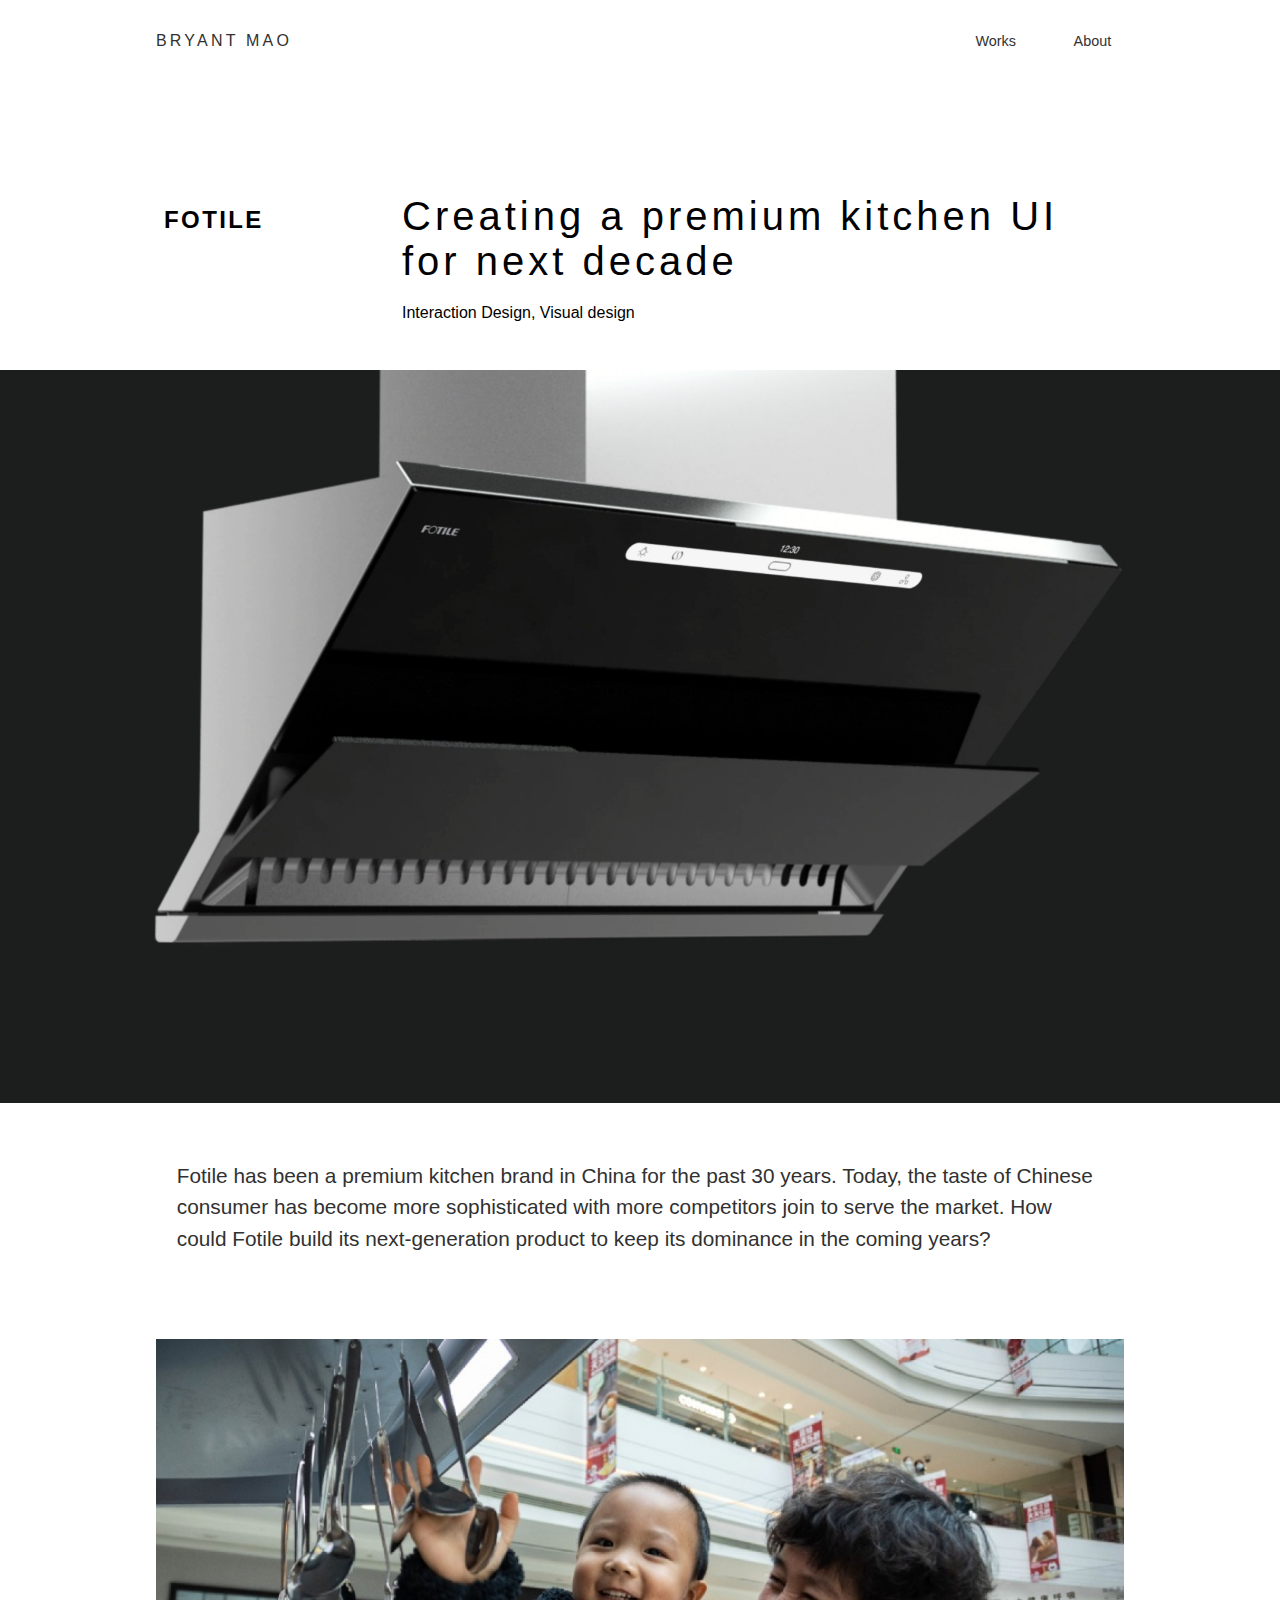
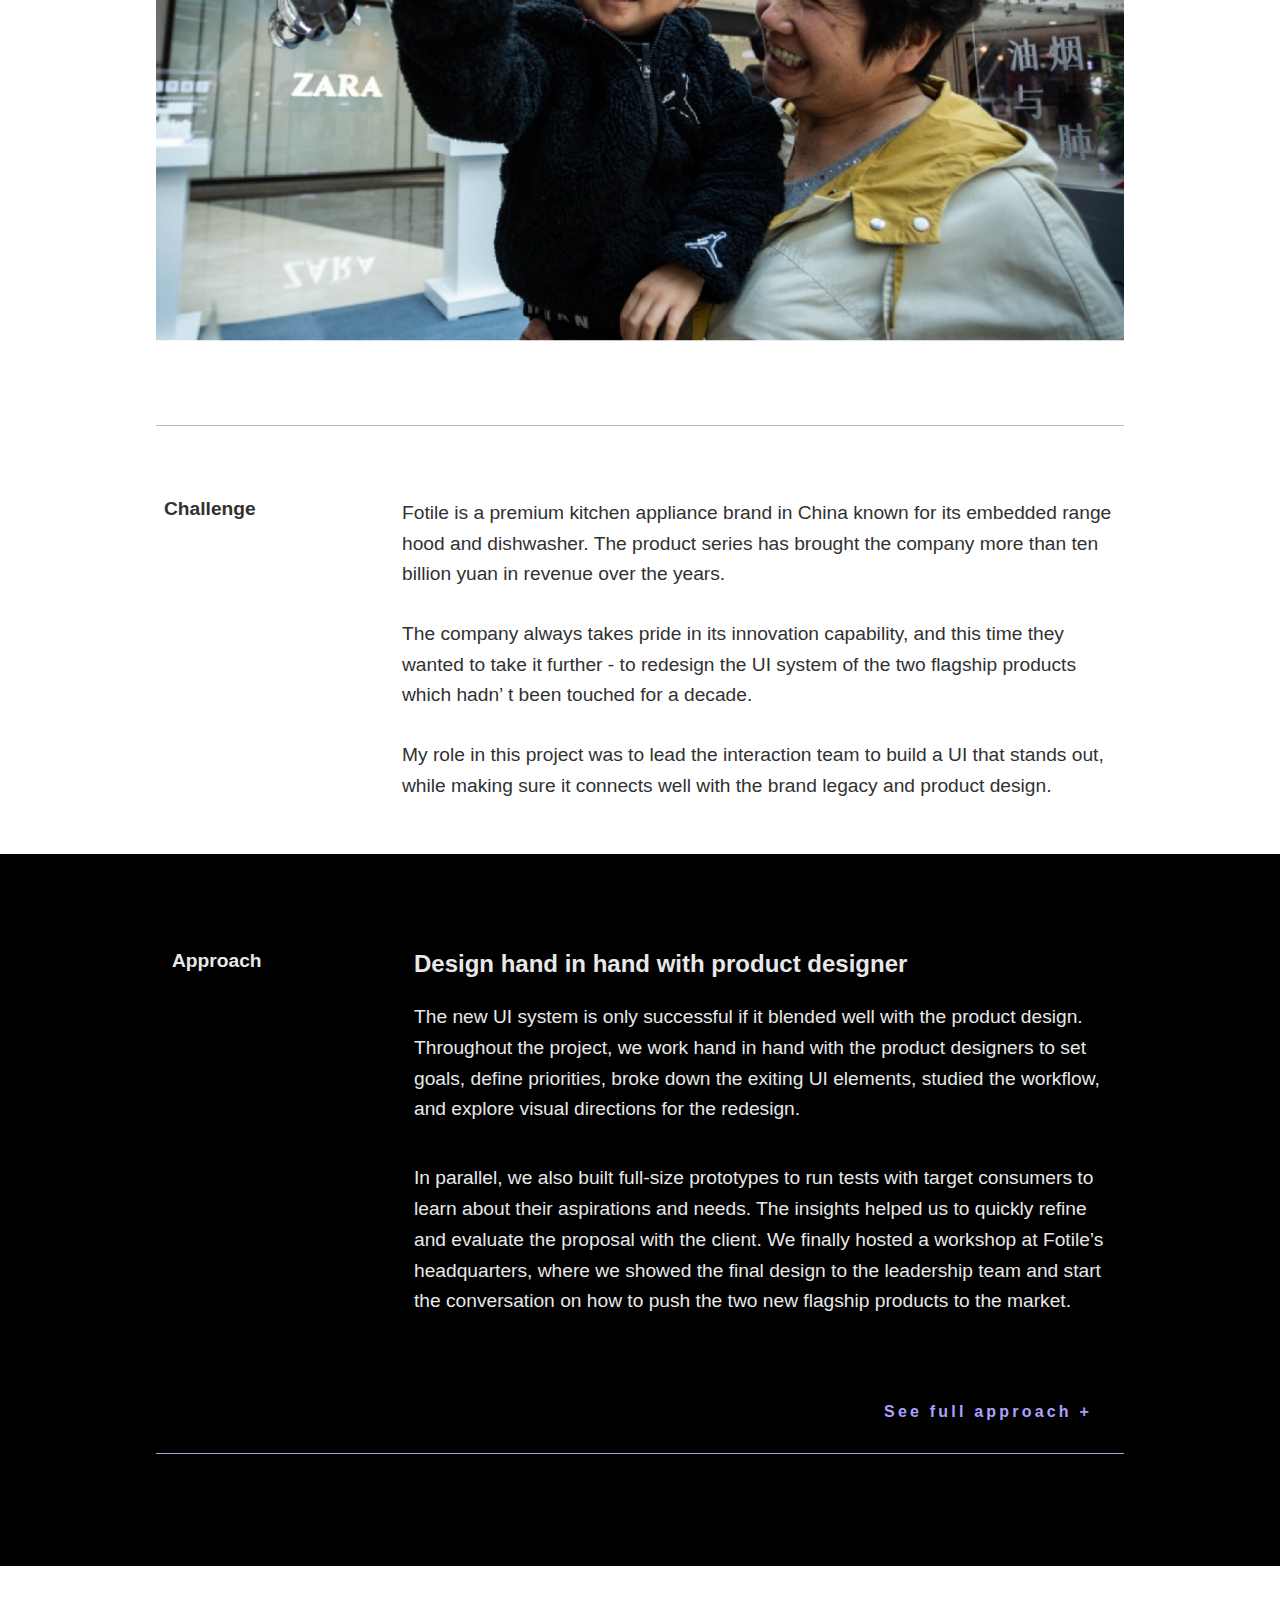
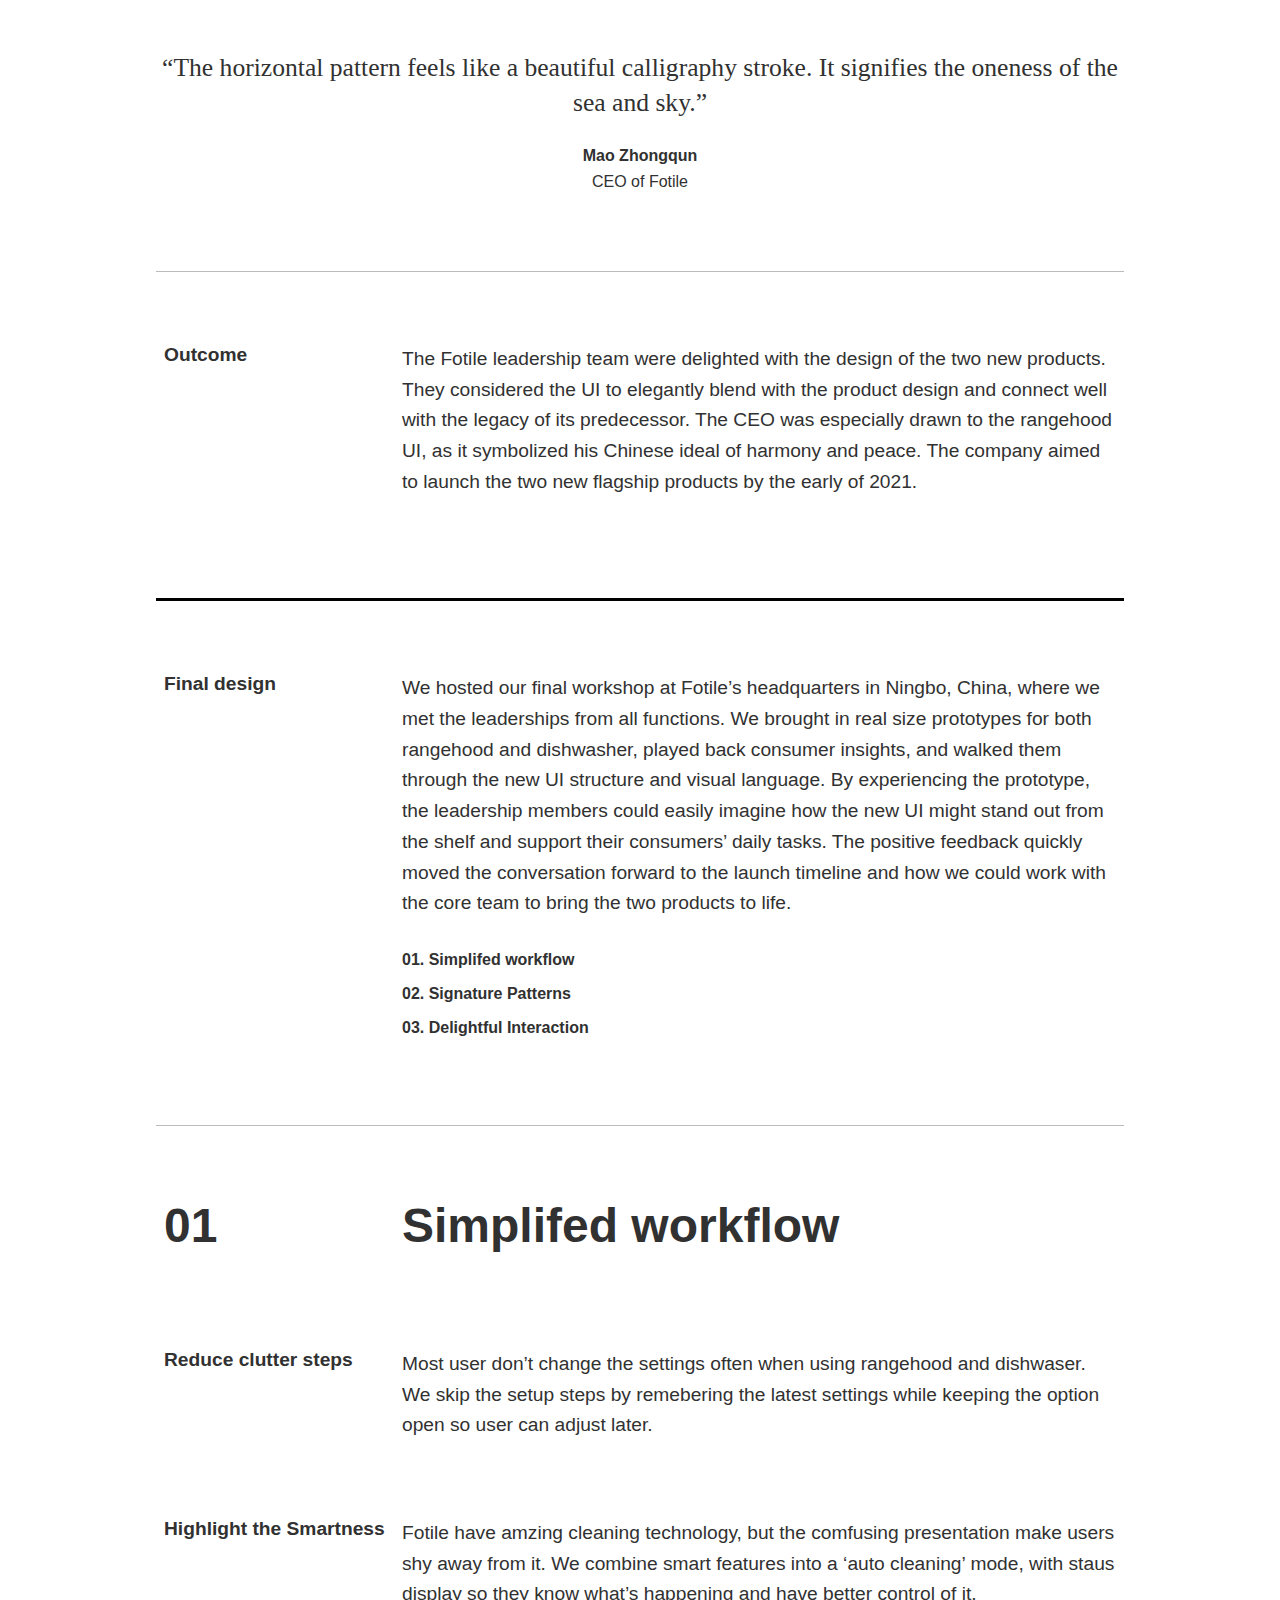
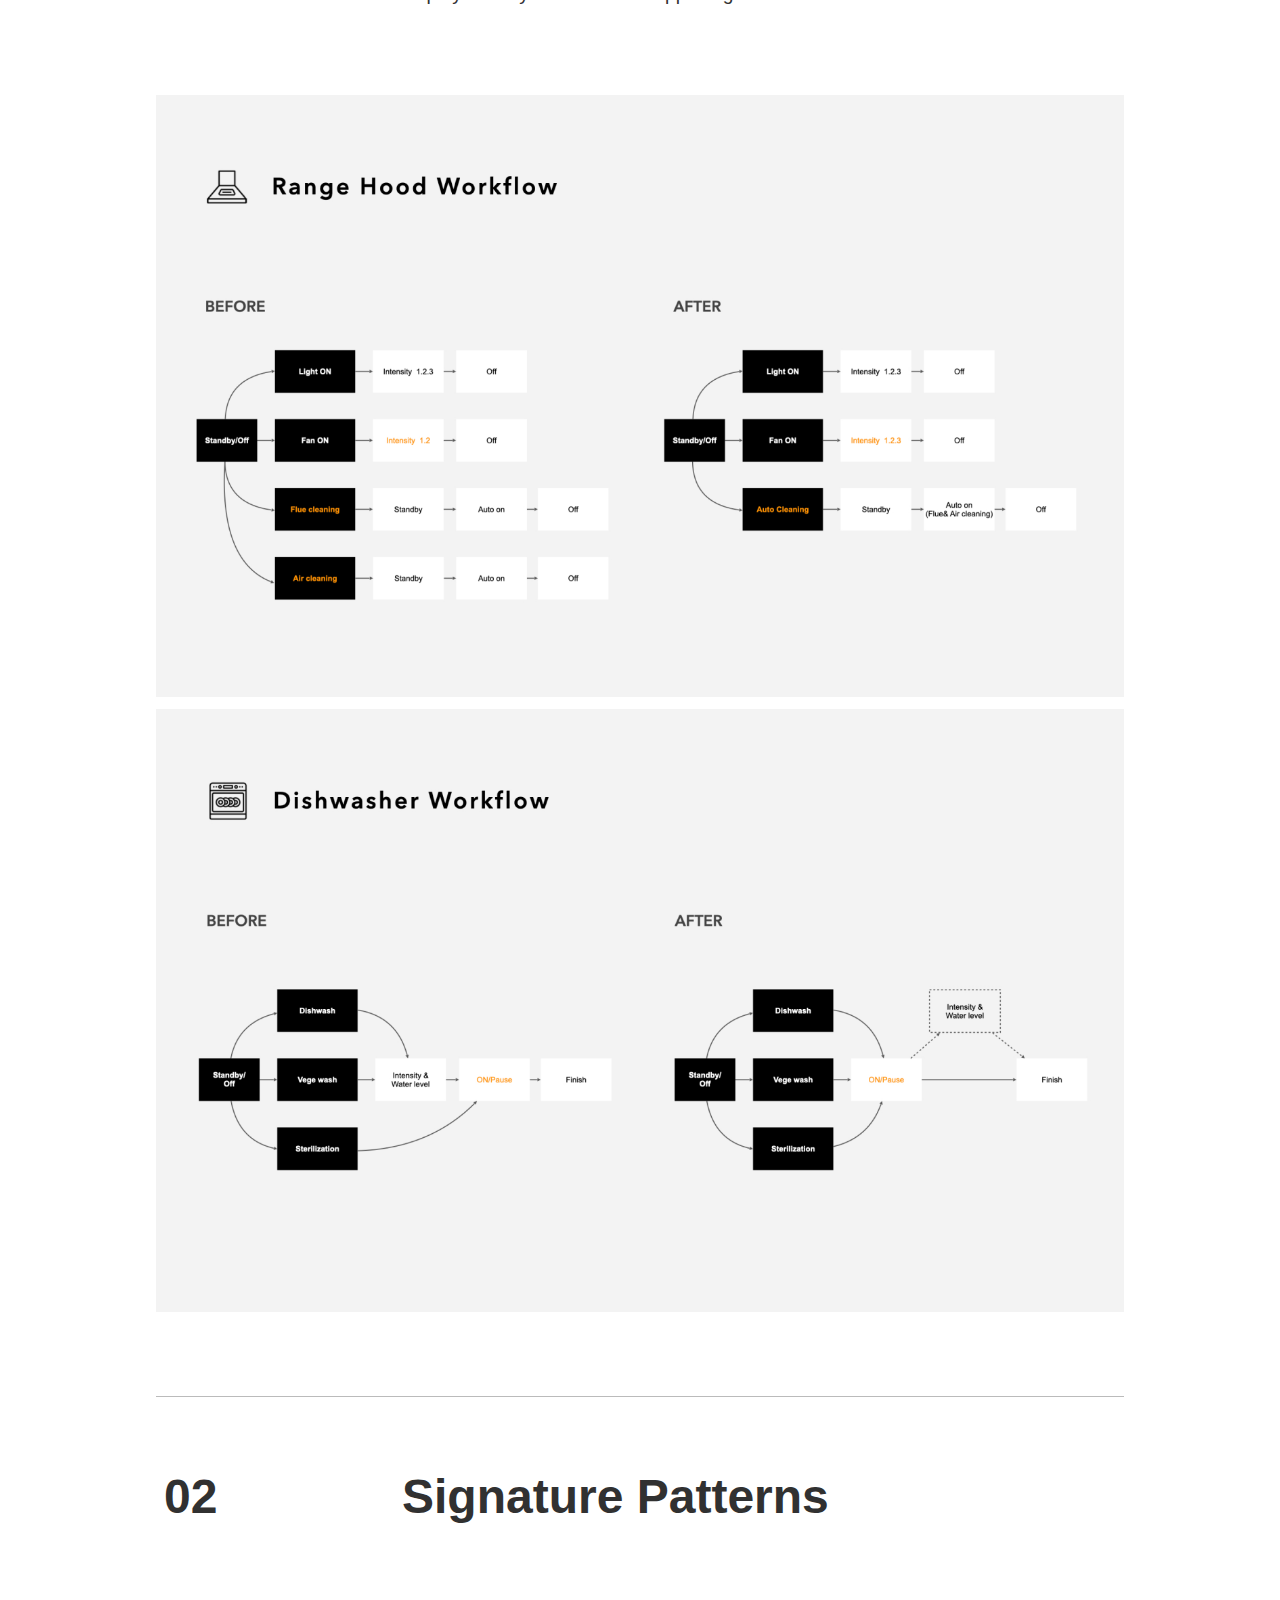
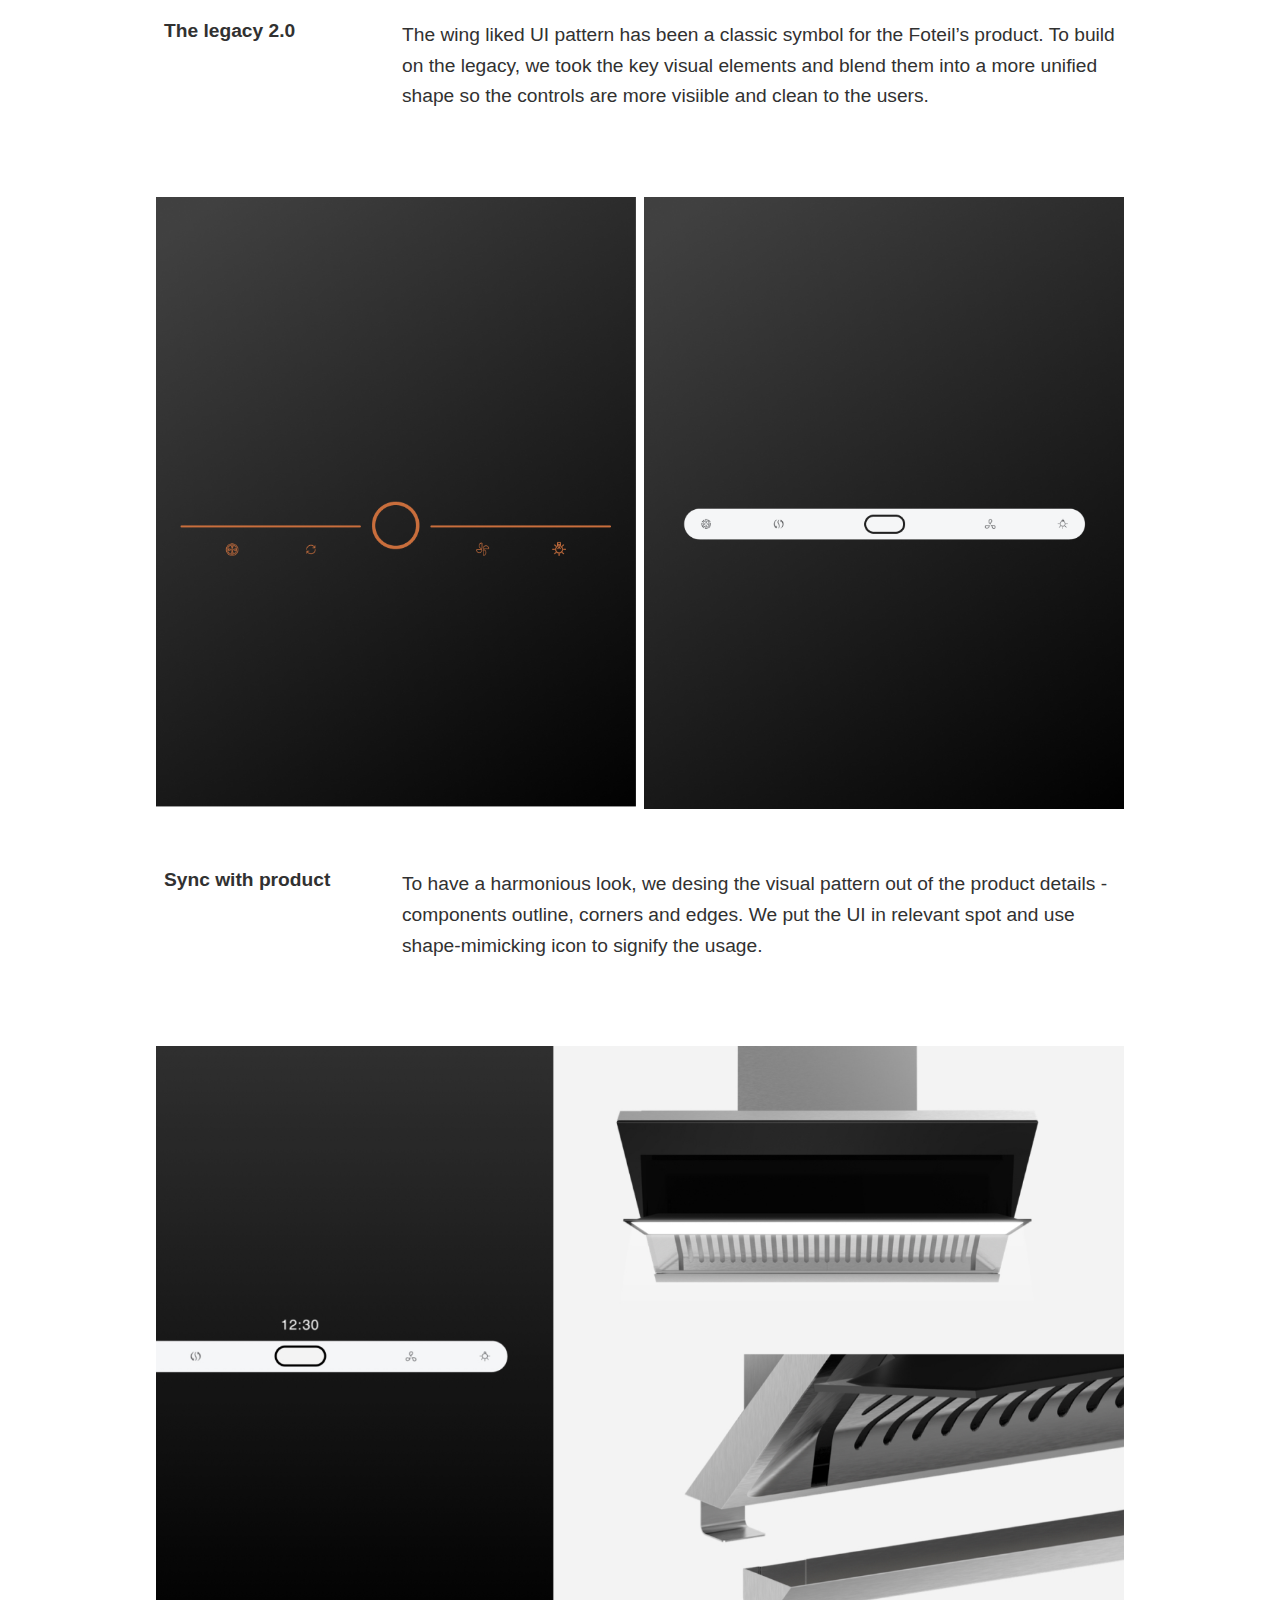
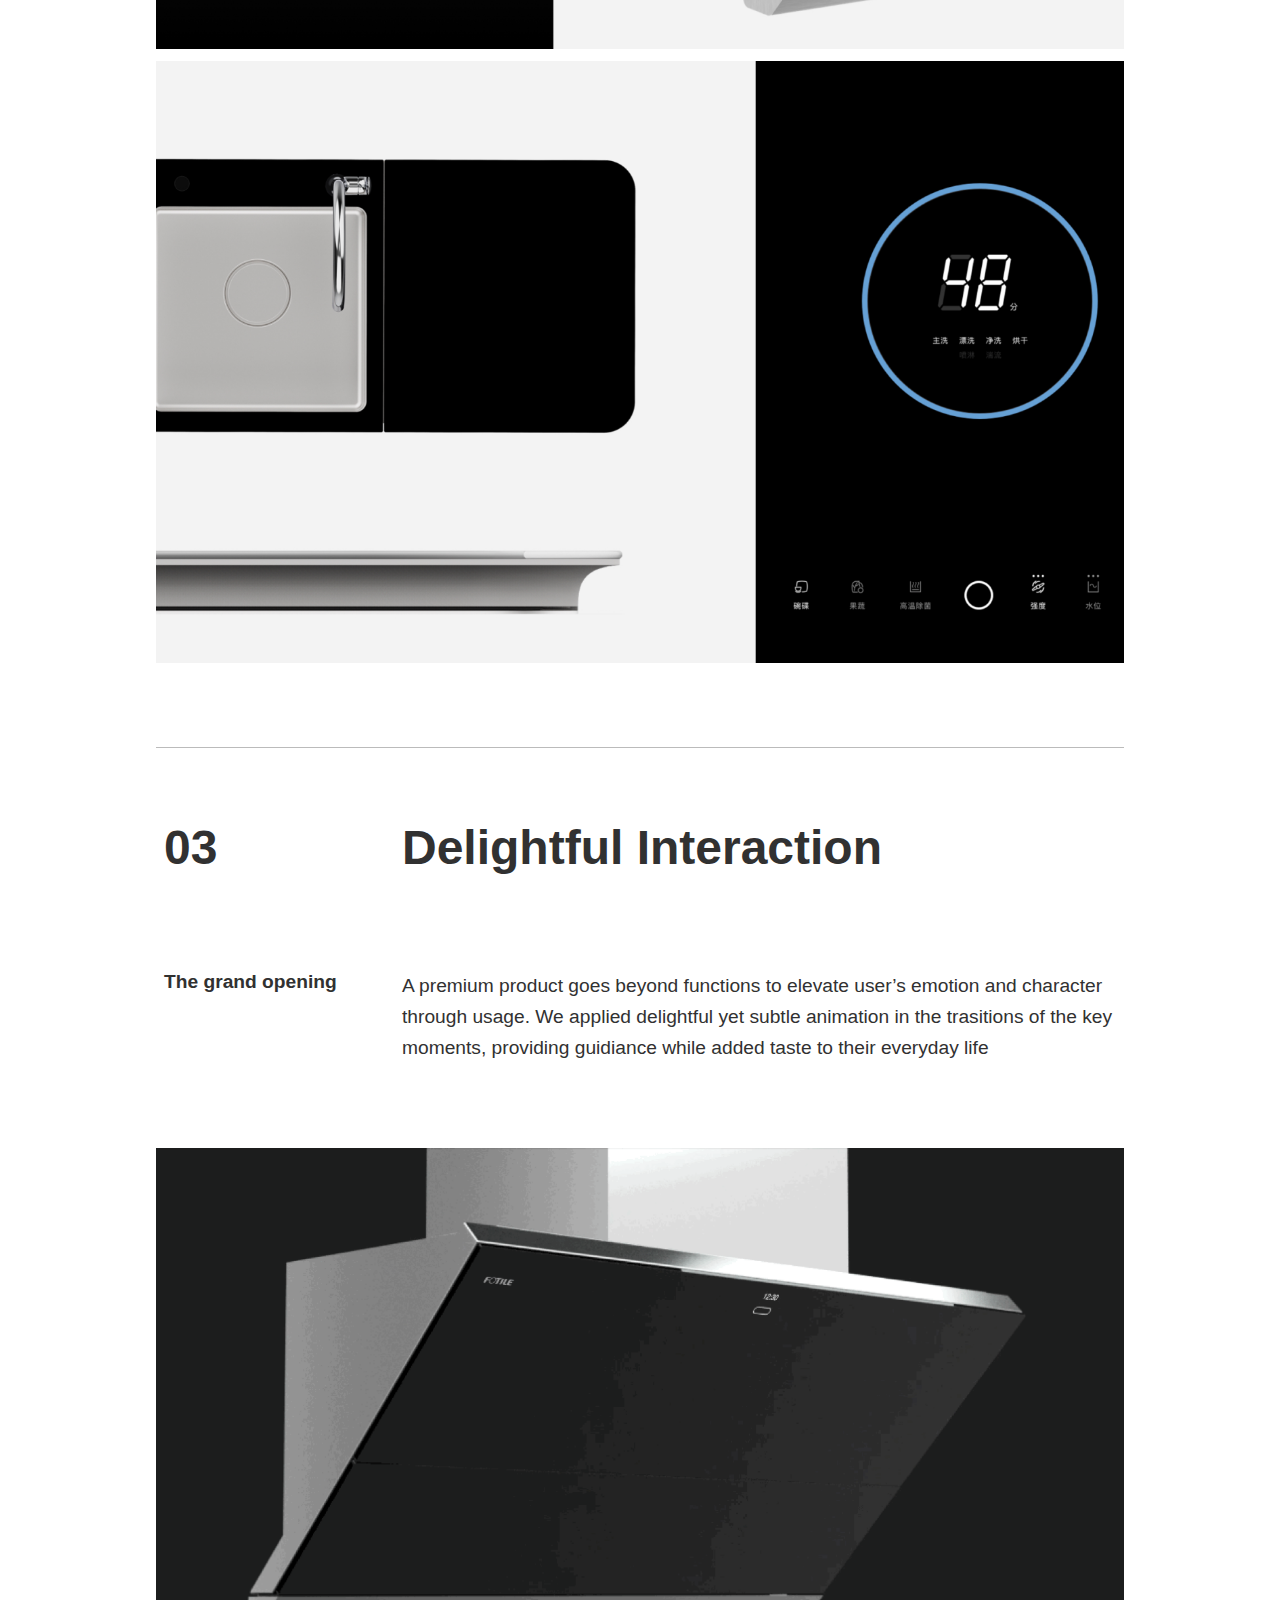
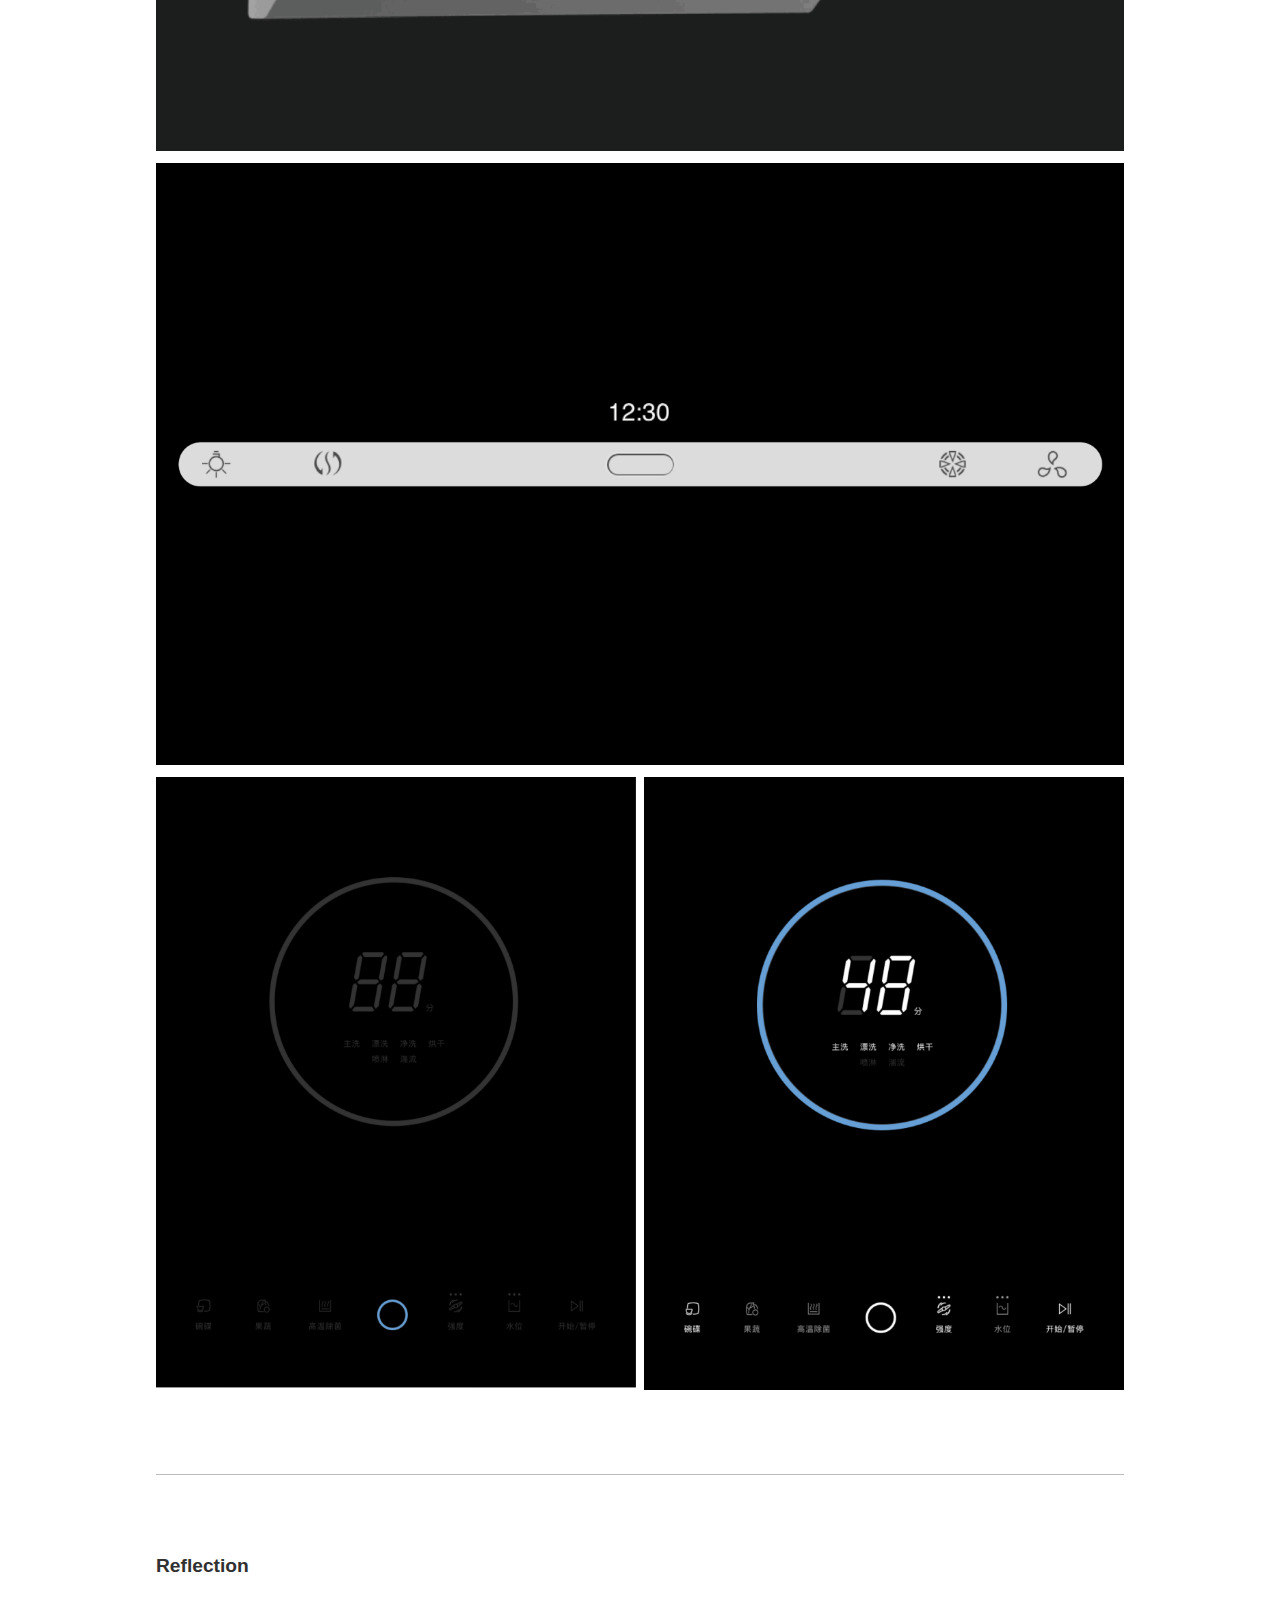
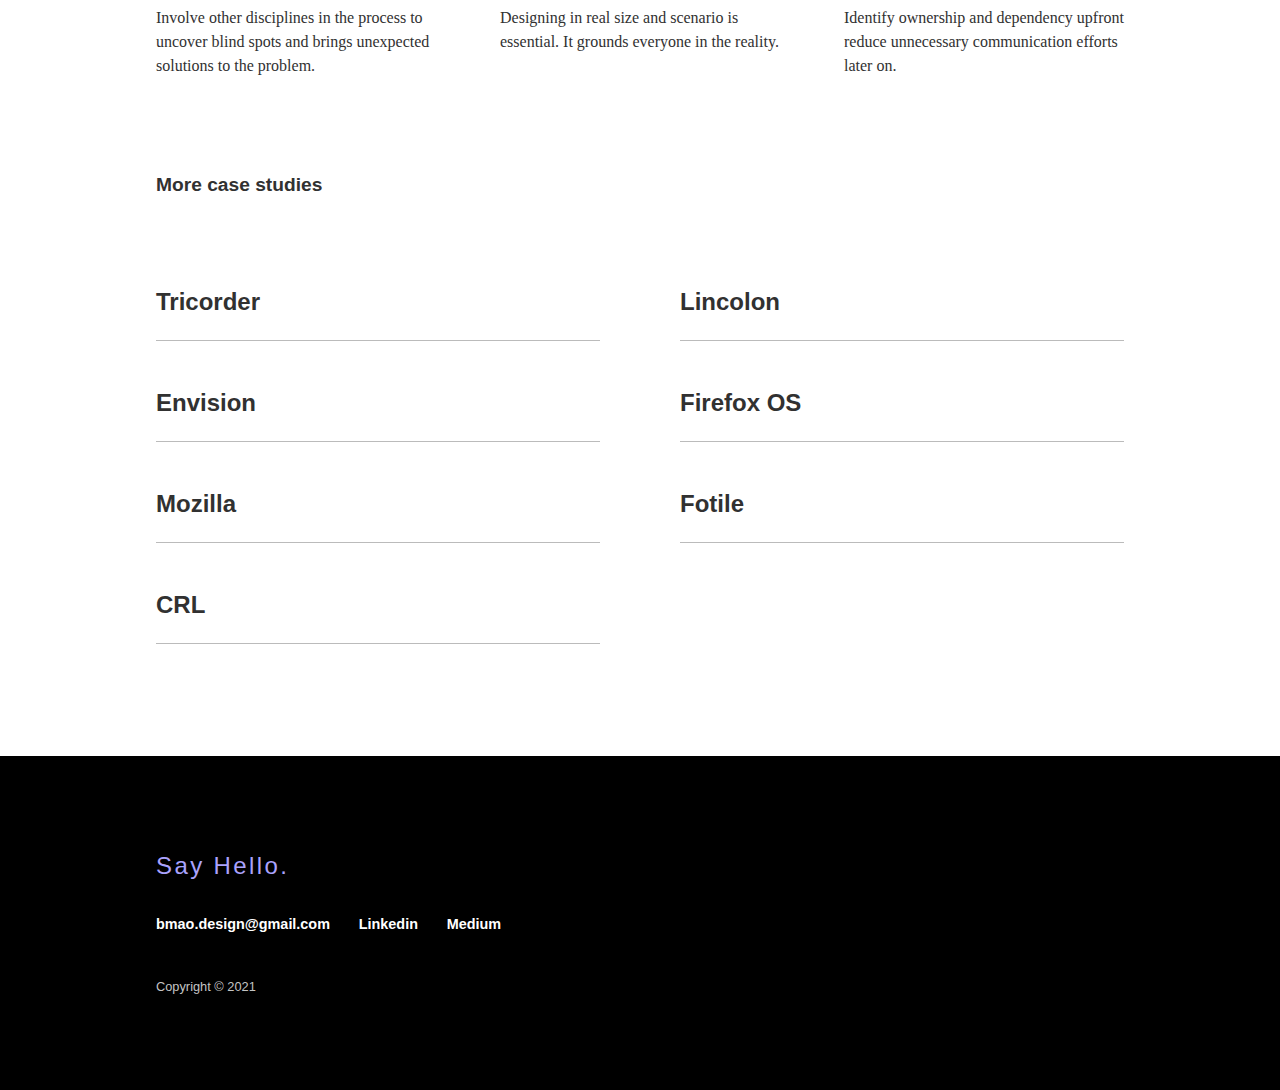
<file: case_fotile.html>
<!Doctype html>
<html lang="en">
    <head>
        <meta charset="UTF-8">
        <meta name="viewport" content="width=device-width, initial-scale=1.0">
        <title>Bryant Mao</title>
        <link rel="stylesheet" href="styles.css">
        <script src="script.js" defer></script>
    </head>
    <body>
        <!-- this is the bav bar -->
        <nav class="nav-main">
            <div class="nav-main__title">
                <a href="index.html">BRYANT MAO</a>
            </div>
            <a href="#" class="toggle-button">
                <span class="bar"></span>
                <span class="bar"></span>
                <span class="bar"></span>
            </a>
            <div class="nav-main__links">
                <ul>
                    <li><a href="index.html">Works</a></li>
                    <li><a href="about.html">About</a></li>
                </ul>
            </div>
        </nav>
        <!-- here is the main content -->
        <button onclick="topFunction()" id="top">^</button>
        <div class="page-wrap">
            <!-- here is case head -->
            <section class="case-head section-wrap--flex3">
                <div class="case-head__client flex3-box1">
                    <h1 id="fotile">fotile</h1>
                </div>
                <div class="case-head__title flex3-box2">
                    <h1 class=>Creating a premium kitchen UI for next decade 
                    </h1>
                    <p>Interaction Design,  Visual design</p>
                </div>
            </section>
            <section class="case-heroshot section-wrap--wide">
                <div class="case-heroshot__image wrap1-box1">
                    <img class="hero-image" src="image/fotile/hero_image.png">
                </div>
            </section>
            <section class="case-intro section-wrap--normal">
                <div class="case-intro__text wrap2-box1">
                    <h2>Fotile has been a premium kitchen brand in China for the past 30 years. Today, the taste of Chinese consumer has become more sophisticated with more competitors join to serve the market. How could Fotile build its next-generation product to keep its dominance in the coming years?</h2>
                </div>
            </section>
            <section class="case-image section-wrap--normal">
                <div class="case-image__image wrap2-box1">
                    <img class="large-image" src="image/fotile/intro_image.png">
                </div>
            </section>
            <section class="divider section-wrap--normal">
                <div class="divider--thin wrap2-box1"></div>
            </section>
            <!-- here is challenge -->
            <section class="challenge section-wrap--flex2">
                <div class="challenge__title flex2-box1">
                    <h2 class="sec-title">Challenge</h2>
                </div>
                <div class="challenge__text flex2-box2">
                    <p class="sec-text">Fotile is a premium kitchen appliance brand in China known for its embedded range hood and dishwasher. The product series has brought the company more than ten billion yuan in revenue over the years. </p>
                    <p class="sec-text">The company always takes pride in its innovation capability, and this time they wanted to take it further - to redesign the UI system of the two flagship products which hadn’ t been touched for a decade. </p>
                    <p class="sec-text">My role in this project was to lead the interaction team to build a UI that stands out, while making sure it connects well with the brand legacy and product design.</p>
                </div>
            </section>
            <!-- here is approach -->
            <section class="approach section-wrap--dark">
                <div class="section-wrap--normal">
                    <div class="flex-wrap1--dark">
                        <div class="approach__title flex-wrap1-box1">
                            <h2 class="sec-title-dark">Approach</h2>
                        </div>
                        <div class="approach__text flex-wrap1-box2">
                            <h3 class="sec-subtitle-dark">Design hand in hand with product designer</h3>
                            <p class="sec-text-dark">The new UI system is only successful if it blended well with the product design.  Throughout the project, we work hand in hand with the product designers to set goals, define priorities, broke down the exiting UI elements, studied the workflow, and explore visual directions for the redesign. </p>
                            <p class="sec-text-dark">In parallel, we also built full-size prototypes to run tests with target consumers to learn about their aspirations and needs. The insights helped us to quickly refine and evaluate the proposal with the client. We finally hosted a workshop at  Fotile’s headquarters, where we showed the final design to the leadership team and start the conversation on how to push the two new flagship products to the market.</p>
                        </div>
                    </div>
                    <button type="button" class="collapsible">See full approach +</button>
                    <!-- start of expand seciton-->
                    <div class="content">
                        <!-- divider -->
                        <section class="divider section-wrap--normal">
                            <!-- <div class="divider--thin wrap2-box1"></div> -->
                        </section>
                        <!-- content -->
                        <div class="flex-wrap1--dark">
                            <div class="approach__title flex-wrap1-box1">
                                <h2 class="sec-title-dark">Kickoff</h2>
                            </div>
                            <div class="approach__text flex-wrap1-box2">
                                <h3 class="sec-subtitle-dark">Picking up the context on the go</h3>
                                <p class="sec-text-dark">Since we joined the team halfway with a tight timeline, we started with a quick review of what had been done and where the gaps were . We met the two client teams respectively to clarify their needs and assumptions about the product and consumer while sitting down with the product team to learn about their philosophy, and the newly developed features and design language. In the process, we also learned some hardware limitations that would l eventually impact the UI design. The review taught us a few key points that helped us to focus our efforts down the line.</p>
                                <div class="insight-box">
                                    <p>Creating a signature UI language that does not disrupt its legacy in the market</p>
                                    <p>Making the interface easy for all family mambers to learn and use the products</p>
                                    <p>Making the UI language timeless and scalable to extended across portfolio</p>
                                </div>
                            </div>
                            <section class="highlight section-wrap--dark-wide">
                                <div class="hightlight__image grid-image">
                                    <div class="img-warp grid-image__main">
                                        <img src="image/fotile/kickoff.png">
                                    </div>
                                </div>
                            </section>
                        <!-- content -->
                        <div class="flex-wrap1--dark">
                            <div class="approach__title flex-wrap1-box1">
                                <h2 class="sec-title-dark">Design</h2>
                            </div>
                            <div class="approach__text flex-wrap1-box2">
                                <h3 class="sec-subtitle-dark">Reconstructing the UI flow</h3>
                                <p class="sec-text-dark">The new UI language was  not just the look, but also how it could work smarter to serve its users. Therefore, we first studied the current hood and dishwasher UI to inform ourselves of how the two products worked. Then we broke down all the functions and status, laying out the information architecture and workflow to explore how a user might interact with the product in different contexts. This process helped us to uncover the superfluous  parts and missing links of the system, providing opportunities to create a much simpler yet more delightful user flow.</p>
                            </div>
                            <section class="highlight section-wrap--dark-wide">
                                <div class="hightlight__image grid-image">
                                    <div class="img-warp grid-image__main">
                                        <img src="image/fotile/design-01.png">
                                    </div>
                                </div>
                            </section>
                        </div>
                        <!-- content -->
                        <div class="flex-wrap1--dark">
                            <div class="approach__title flex-wrap1-box1">
                                <!-- <h2 class="sec-title-dark">Design</h2> -->
                            </div>
                            <div class="approach__text flex-wrap1-box2">
                                <h3 class="sec-subtitle-dark">Exploring the signature visual idendity</h3>
                                <p class="sec-text-dark">With the new structure in hand, we now had a foundation to build the new visual language upon. In order to be more generative, we first listed all the visual elements of  the two products that we could  possibly play with, including the tone of the copy, font, color, icon, layout, motion, sound, and even tactility.</p>
                                <p class="sec-text-dark">In parallel, we extracted keywords from the product design principle, and expanded the existing mood board to provide broader visual inspiration for both the product and interaction team. This dual effort helped us to quickly explore multiple possibilities without losing sight of our goal , generating three distinct UI proposals for both products which were ready to be tested in the field. </p>
                            </div>
                            <section class="highlight section-wrap--dark-wide">
                                <div class="hightlight__image grid-image">
                                    <div class="img-warp grid-image__main">
                                        <img src="image/fotile/design-02.png">
                                    </div>
                                    <div class="img-warp grid-image__sub">
                                        <img src="image/fotile/design-03.png">
                                    </div>
                                    <div class="img-warp grid-image__sub">
                                        <img src="image/fotile/design-04.png">
                                    </div>
                                </div>
                            </section>
                        </div>
                        <!-- content -->
                        <div class="flex-wrap1--dark">
                            <div class="approach__title flex-wrap1-box1">
                                <h2 class="sec-title-dark">Testing</h2>
                            </div>
                            <div class="approach__text flex-wrap1-box2">
                                <h3 class="sec-subtitle-dark">Building prototyping to learn from the consumers</h3>
                                <p class="sec-text-dark">As  the time was short, we were eager to see how the consumer might resonate with the new UI proposals. We spent 2 days building real size, hi-fidelity prototypes with ambient sound to mimic the kitchen scenario. Then we recruited 5 participants based on Fotile’s  consumer profile who cooked regularly, owned a high-end range hood and dishwasher, and were  key decision makers on kitchen appliances. Then we recruited 5 participants based on Fotile’s  consumer profile: regular cooks, owners of a high end range hood and dishwasher and key decision makers in purchasing kitchen appliances.</p>
                                <p class="sec-text-dark">We asked about their ideal brand and the experience of using the hood and dishwasher. We then invited them to try out the prototype while thinking out loud to tell us what was going on in their mind. This result not only helped us to clarify some questions on brand perception and usability, but also inspired the team to think more extensively by uncovering some hidden scenarios that we had not considered , for example , looking from the living room to check if the dishwasher had finished.</p>
                                <div class="insight-box">
                                    <p>People like the mechines to remember the settings so they don’t need to readjust everytime</p>
                                    <p>People like to know the mechine status from afar so they can take better control when multitasking</p>
                                    <p>Automation is cool, but it should be easy to understand and undo by elderly member</p>
                                </div>
                            </div>
                            <section class="highlight section-wrap--dark-wide">
                                <div class="hightlight__image grid-image">
                                    <div class="img-warp grid-image__main">
                                        <img src="image/fotile/testing-01.png">
                                    </div>
                                    <div class="img-warp grid-image__main">
                                        <img src="image/fotile/testing-02.png">
                                    </div>
                                </div>
                            </section>
                        </div>
                        <!-- content -->
                        <div class="flex-wrap1--dark">
                            <div class="approach__title flex-wrap1-box1">
                                <!-- <h2 class="sec-title-dark"></h2> -->
                            </div>
                            <div class="approach__text flex-wrap1-box2">
                                <h3 class="sec-subtitle-dark">Feasibility check with the client</h3>
                                <p class="sec-text-dark">Based on the above findings, we quickly refined the UI prototypes and invited the core members from the range hood and dishwasher design team to the workshops. In the session, we walked them through the three UI proposals and played back the insights from the consumer research. The prototypes helped the Fotile team to fully grasp the design intent while running a quick assessment of its market value, cost, and feasibility. This  enabled us  to prioritize the proposals for both range hood and dishwasher, and have a clear view of how to refine the design and push it forward.</p>
                            </div>
                            <section class="highlight section-wrap--dark-wide">
                                <div class="hightlight__image grid-image">
                                    <div class="img-warp grid-image__main">
                                        <img src="image/fotile/testing-03.png">
                                    </div>
                                </div>
                            </section>
                        </div>
                        <div class="flex-wrap1--dark">
                            <div class="approach__title flex-wrap1-box1">
                                <!-- <h2 class="sec-title-dark"></h2> -->
                            </div>
                            <div class="approach__text flex-wrap1-box2">
                                <h3 class="sec-subtitle-dark">Crystallizing the chosen UI direction</h3>
                                <p class="sec-text-dark">While the workshop gave us a clear alignment on which direction to go in, the final UI design remained unresolved since the clients were  pushing for a much more  iconic design and many technical challenges remained to be settled. To address  the issue, we went back to our drawing board, conducting runs of brainstorming sessions with the product team on how to evolve the chosen UI directions.</p>
                                <p class="sec-text-dark">We came up with over 50 ideas in one day, built them in real size and put them side by side to mimic how an idea might stand out to a consumer in the store . In the meantime, we collaborated with a motion designer to explore how the UI might perform   in key functions like switching on/off, button click, operating etc. These efforts helped us to nail down the final solution with the core team and get ready to bring the solutions to the board room.</p>
                            </div>
                            <section class="highlight section-wrap--dark-wide">
                                <div class="hightlight__image grid-image">
                                    <div class="img-warp grid-image__main">
                                        <img src="image/fotile/testing-04.png">
                                    </div>
                                </div>
                            </section>
                        </div>
                    </div>
                    <!-- end of expand seciton-->
                </div>
            </section>
            <!-- here is quote -->
            <section class="quote section-wrap--normal">
                <div class="wrap2-box1">
                    <h4 class="quote__text">“The horizontal pattern feels like a beautiful calligraphy stroke. It signifies the oneness of the sea and sky.”</h4>
                    <p class="quote__name">Mao Zhongqun</p>
                    <p class="quote__job">CEO of Fotile</p>
                </div>
            </section>
            <section class="divider section-wrap--normal">
                <div class="divider--thin wrap2-box1"></div>
            </section>
            <!-- here is outcome -->
            <section class="outcome section-wrap--flex2">
                <div class="outcome__title flex2-box1">
                    <h2 class="sec-title">Outcome</h2>
                </div>
                <div class="outcome__text flex2-box2">
                    <p class="sec-text">The Fotile leadership team were delighted with the design of the two new products. They considered the UI to elegantly blend with the product design and connect well with the legacy of its predecessor. The CEO was especially drawn to the rangehood UI, as it symbolized his Chinese ideal of harmony and peace. The company aimed to launch the two new flagship products by the early of 2021.</p>
                </div>
            </section>
            <section class="divider section-wrap--normal">
                <div class="divider--thick wrap2-box1"></div>
            </section>
            <!-- here is final design -->
            <section class="final-design section-wrap--flex2">
                <div class="final-design__title flex2-box1">
                    <h2 class="sec-title">Final design</h2>
                </div>
                <div class="final-design__text flex2-box2">
                    <p class="sec-text">We hosted our final workshop at  Fotile’s headquarters in Ningbo, China, where we met the leaderships from all functions. We brought in real size prototypes for both rangehood and dishwasher, played back consumer insights, and walked them through the new UI structure and visual language. By experiencing the prototype, the leadership members could  easily imagine how the new UI might stand out from the shelf and support their consumers’ daily tasks. The positive feedback quickly moved the conversation forward to the launch timeline and how we could work with the core team to bring the two products to life.</p>
                    <ul class="sec-list">
                        <li>01. Simplifed workflow</li>
                        <li>02. Signature Patterns</li>
                        <li>03. Delightful Interaction</li>
                    </ul>
                </div>
            </section>
            <section class="divider section-wrap--normal">
                <div class="divider--thin wrap2-box1"></div>
            </section>
            <!-- here is highlight 1-->      
            <section class="highlight section-wrap--flex2">
                <div class="highlight__title flex2-box1">
                    <h2>01</h2>
                </div flex2-box2>
                <div class="highlight__title flex2-box2">
                    <h2>Simplifed workflow</h2>
                </div>
            </section>
            <section class="highlight section-wrap--flex2">
                <div class="highlight__title flex2-box1">
                    <h3 class="sec-title">Reduce clutter steps</h3>
                </div>
                <div class="highlight__text flex2-box2">
                    <p class="sec-text">Most user don’t change the settings often when using rangehood and dishwaser. We skip the setup steps by remebering the latest settings while keeping the option open so user can adjust later.</p>
                </div>
            </section>
            <section class="highlight section-wrap--flex2">
                <div class="highlight__subtitle flex2-box1">
                    <h3 class="sec-title">Highlight the Smartness</h3>
                </div>
                <div class="highlight__text flex2-box2">
                    <p class="sec-text">Fotile have amzing cleaning technology, but the comfusing presentation make users shy away from it. We combine smart features into a ‘auto cleaning’ mode, with staus display so they know what’s happening and have better control of it.</p>
                </div>
            </section>
            <section class="highlight section-wrap--normal">
                <div class="hightlight__image grid-image">
                    <div class="img-warp grid-image__main">
                        <img src="image/fotile/highlight1-01.png">
                    </div>
                    <div class="img-warp grid-image__main">
                        <img src="image/fotile/highlight1-02.png">
                    </div>
                    </div>
                </div>
            </section>
            <section class="divider section-wrap--normal">
                <div class="divider--thin wrap2-box1"></div>
            </section>
             <!-- here is highlight 2-->
             <section class="highlight section-wrap--flex2">
                <div class="highlight__title flex2-box1">
                    <h2>02</h2>
                </div>
                <div class="highlight__title flex2-box2">
                    <h2>Signature Patterns</h2>
                </div>
            </section>
            <section class="highlight section-wrap--flex2">
                <div class="highlight__subtitle flex2-box1">
                    <h3 class="sec-title">The legacy 2.0</h3>
                </div>
                <div class="highlight__text flex2-box2">
                    <p class="sec-text">The wing liked UI pattern has been a classic symbol for the Foteil’s product. To build on the legacy, we took the key visual elements and blend them into a more unified shape so the controls are more visiible and clean to the users.</p>
                </div>
            </section>
            <section class="highlight section-wrap--normal">
                <div class="hightlight__image grid-image">
                    <div class="img-warp grid-image__sub">
                        <img src="image/fotile/highlight2-01.png">
                    </div>
                    <div class="img-warp grid-image__sub">
                        <img src="image/fotile/highlight2-02.png">
                    </div>
                </div>
            </section>
            <section class="highlight section-wrap--flex2">
                <div class="highlight__subtitle flex2-box1">
                    <h3 class="sec-title">Sync with product</h3>
                </div>
                <div class="highlight__text flex2-box2">
                    <p class="sec-text">To have a harmonious look, we desing the visual pattern out of the product details - components outline, corners and edges. We put the UI in relevant spot and use shape-mimicking icon to signify the usage.</p>
                </div>
            </section>
            <section class="highlight section-wrap--normal">
                <div class="hightlight__image grid-image">
                    <div class="img-warp grid-image__main">
                        <img src="image/fotile/highlight2-03.png">
                    </div>
                    <div class="img-warp grid-image__main">
                        <img src="image/fotile/highlight2-04.png">
                    </div>
                </div>
            </section>
            <section class="divider section-wrap--normal">
                <div class="divider--thin wrap2-box1"></div>
            </section>
            <!-- here is highlight3 -->
            <section class="highlight section-wrap--flex2">
                <div class="highlight__title flex2-box1">
                    <h2>03</h2>
                </div>
                <div class="highlight__title flex2-box2">
                    <h2>Delightful Interaction</h2>
                </div>
            </section>
            <section class="highlight section-wrap--flex2">
                <div class="highlight__subtitle flex2-box1">
                    <h3 class="sec-title">The grand opening</h3>
                </div>
                <div class="highlight__text flex2-box2">
                    <p class="sec-text">A premium product goes beyond functions to elevate user’s emotion and character through usage. We applied delightful yet subtle animation in the trasitions of the key moments, providing guidiance while added taste to their everyday life</p>
                </div>
            </section>
            <section class="highlight section-wrap--normal">
                <div class="hightlight__image grid-image">
                    <div class="img-warp grid-image__main">
                        <img src="image/fotile/highlight3-01.png">
                    </div>
                    <div class="img-warp grid-image__main">
                        <img src="image/fotile/highlight3-02.png">
                    </div>
                    <div class="img-warp grid-image__sub">
                        <img src="image/fotile/highlight3-03.png">
                    </div>
                    <div class="img-warp grid-image__sub">
                        <img src="image/fotile/highlight3-04.png">
                    </div>
                </div>
            </section>
            <section class="divider section-wrap--normal">
                <div class="divider--thin wrap2-box1"></div>
            </section>
            <section class="reflection section-wrap--normal">
                <div class="reflection__title">
                    <h2 class="sec-title">Reflection</h2>
                </div>
                <div class="reflection__text grid-text">
                    <div class="text-wrap">
                        <p class="sec-text--2">Involve other disciplines in the process to uncover blind spots and brings unexpected solutions to the problem.</p>
                    </div>
                    <div class="text-wrap">
                        <p class="sec-text--2">Designing in real size and scenario is essential. It grounds everyone in the reality.</p>
                    </div>
                    <div class="text-wrap">
                        <p class="sec-text--2">Identify ownership and dependency upfront reduce unnecessary communication efforts later on.</p>
                    </div>
                </div>
            </section>
            <section class="more-case">
                <div class="more-case__title section-wrap--normal">
                    <h2 class="sec-title">More case studies</h2>
                </div>
                <div class="more-case__links section-wrap--normal">
                    <div class="grid-case">
                        <div
                        class="link-wrap">Tricorder</div>
                        <div class="link-wrap">Lincolon</div>
                        <div class="link-wrap">Envision</div>
                        <div class="link-wrap">Firefox OS </div>
                        <div class="link-wrap">Mozilla</div>
                        <div class="link-wrap">Fotile</div>
                        <div class="link-wrap">CRL</div>
                    </div>
                </div>
            </section>
            <footer class="footer-main section-wrap--dark">
                <div class="section-wrap--normal flex-footer">
                  <h3 class="footer-main__title">Say Hello.</h3>
                  <div class="footer-main__links">
                      <a href="mailto:bmao.design@gmail.com" target="_blank"
                          >bmao.design@gmail.com</a>
                      <a href="https://www.linkedin.com/in/bryantmao/" target="_blank"
                          >Linkedin</a>
                      <a href="https://medium.com/@bryantmao_97569" target="_blank"
                          >Medium</a>
                  </div>
                  <p class="caption--dark1"> Copyright © 2021</p>
                </div>
            </footer>
        </div>
    </body>
</html>
</file>
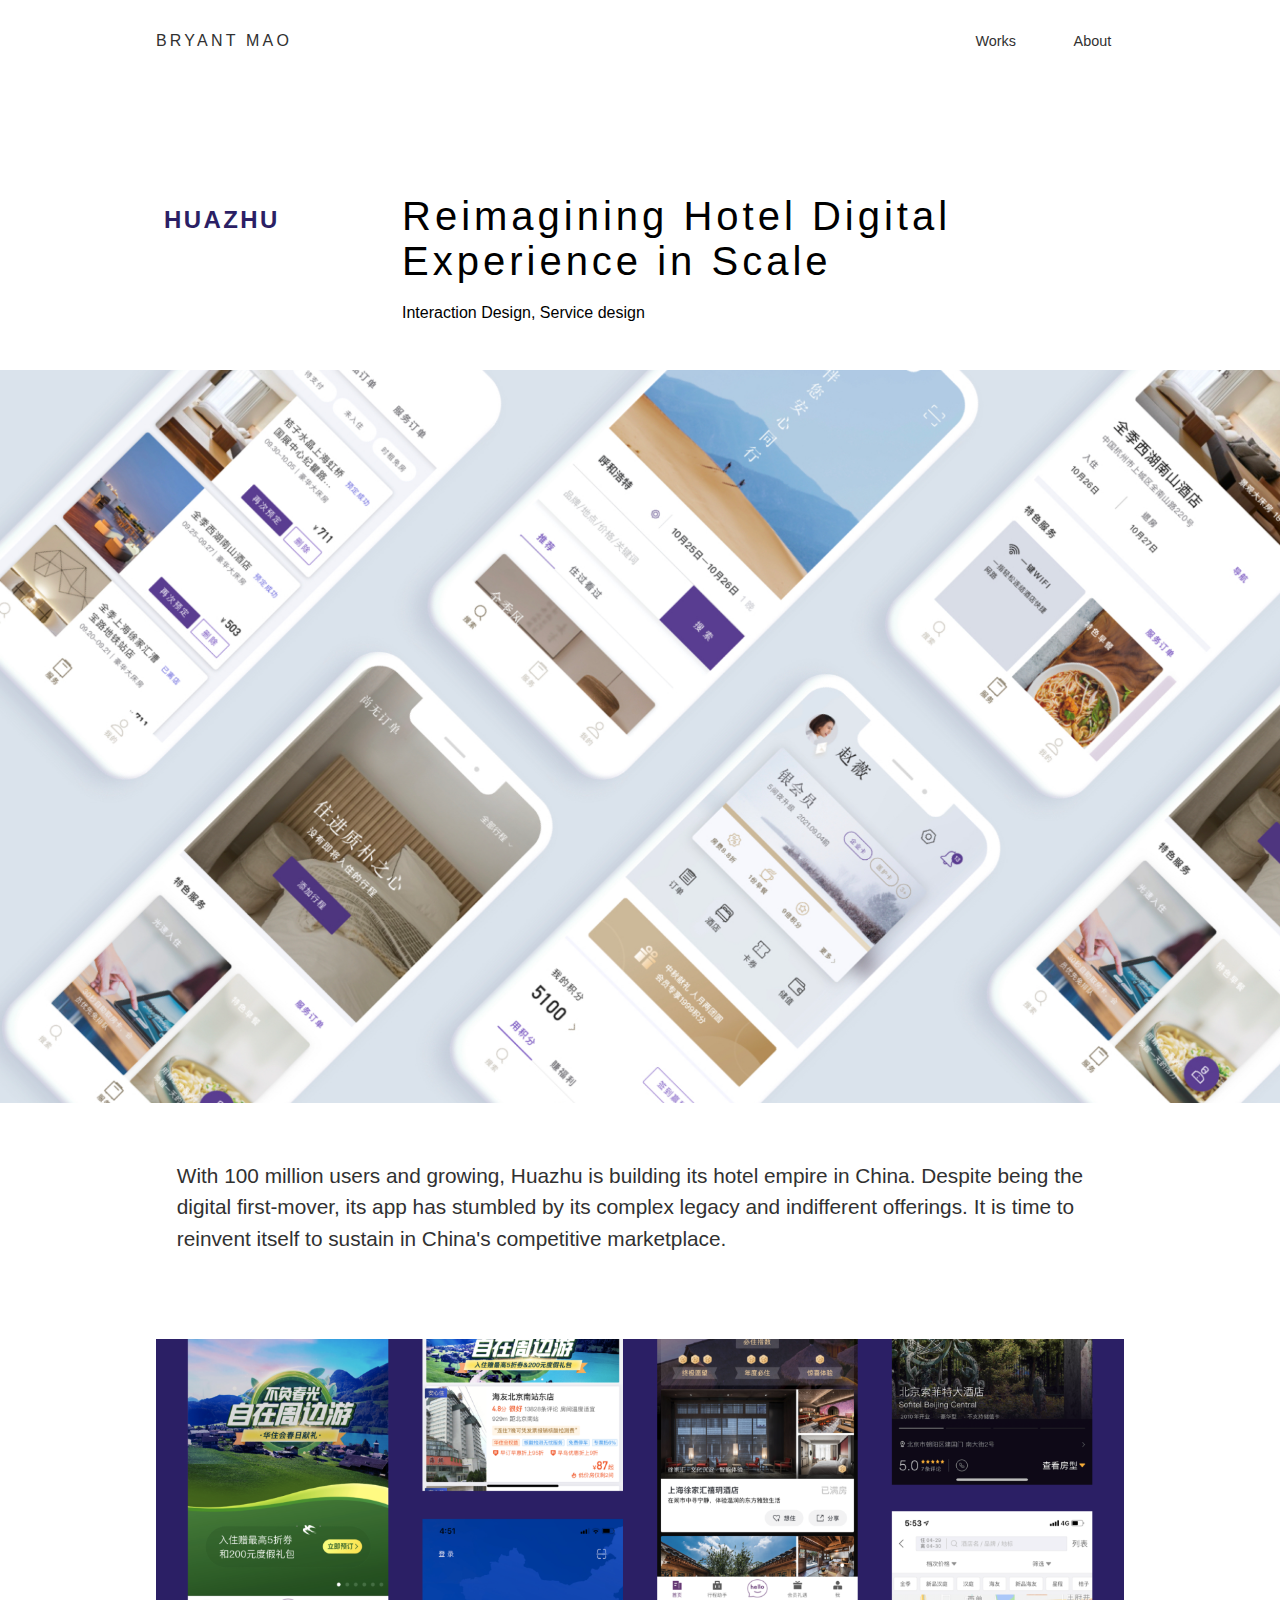
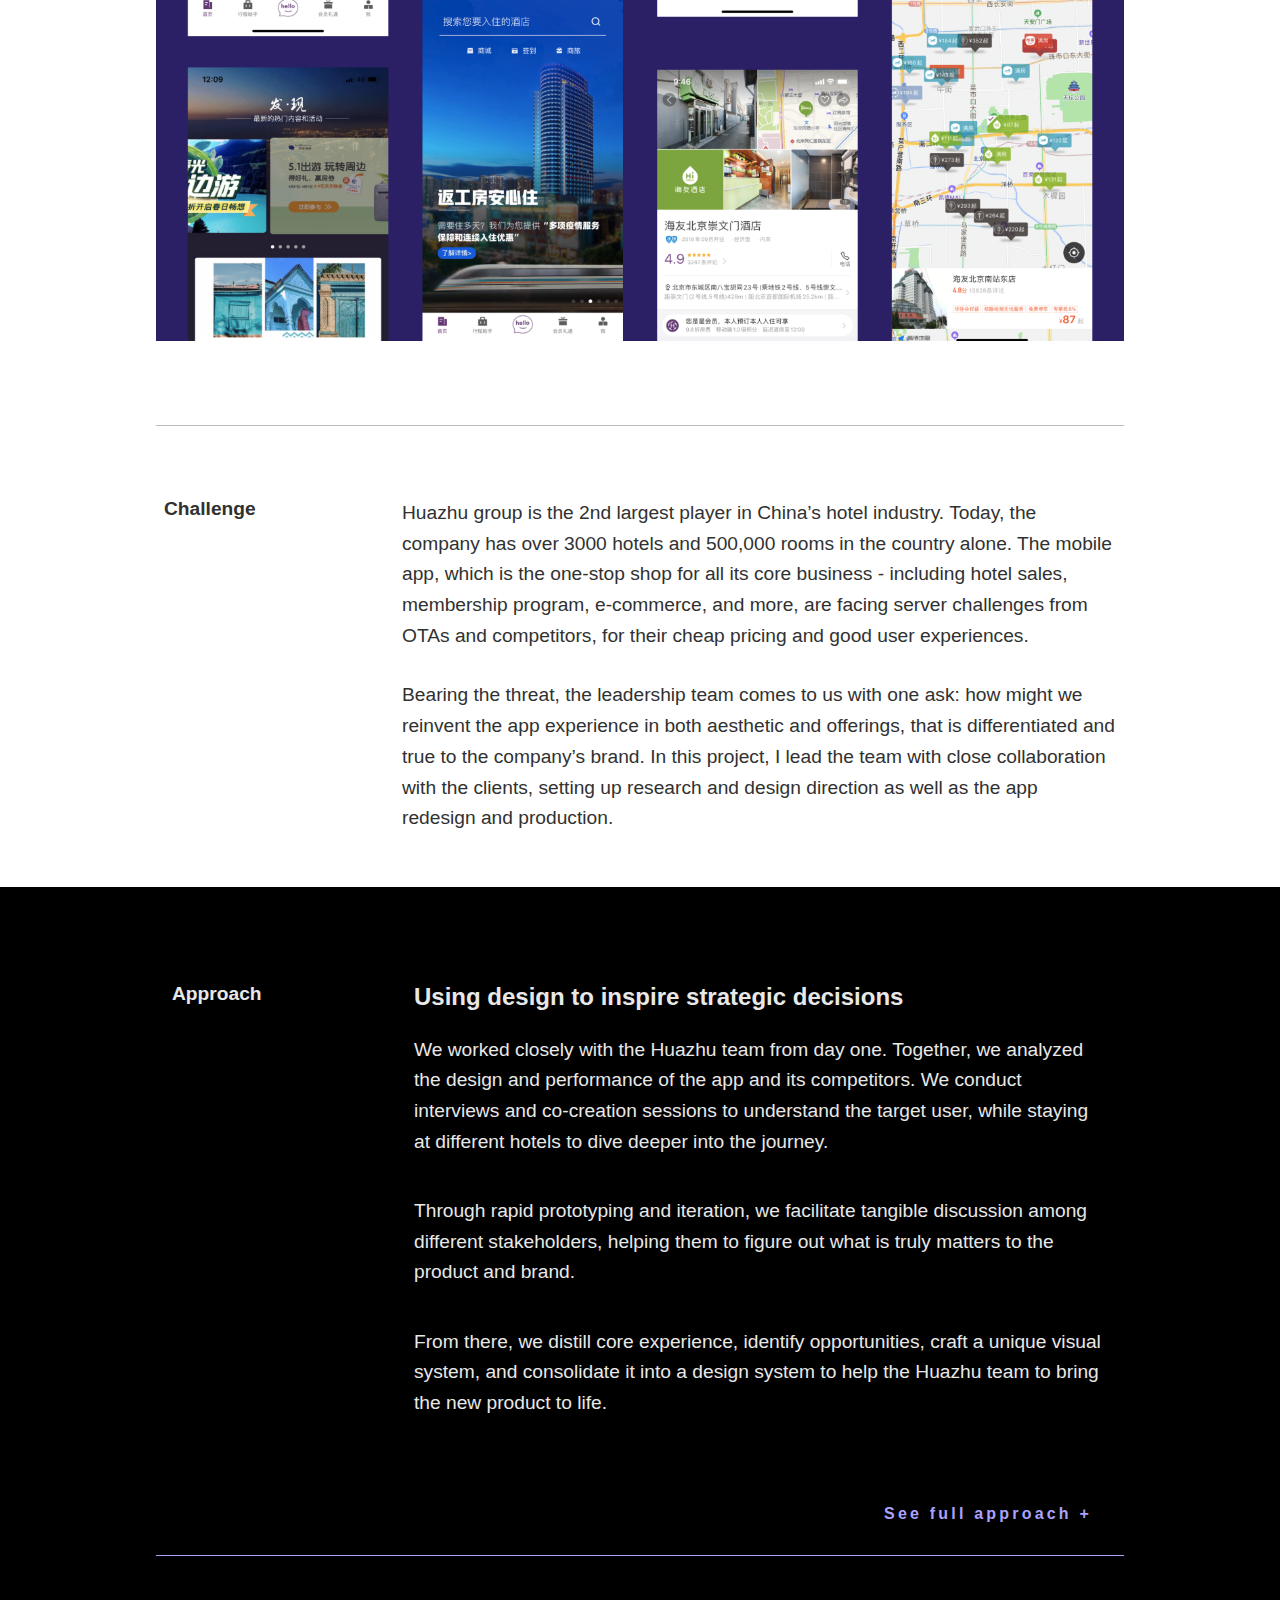
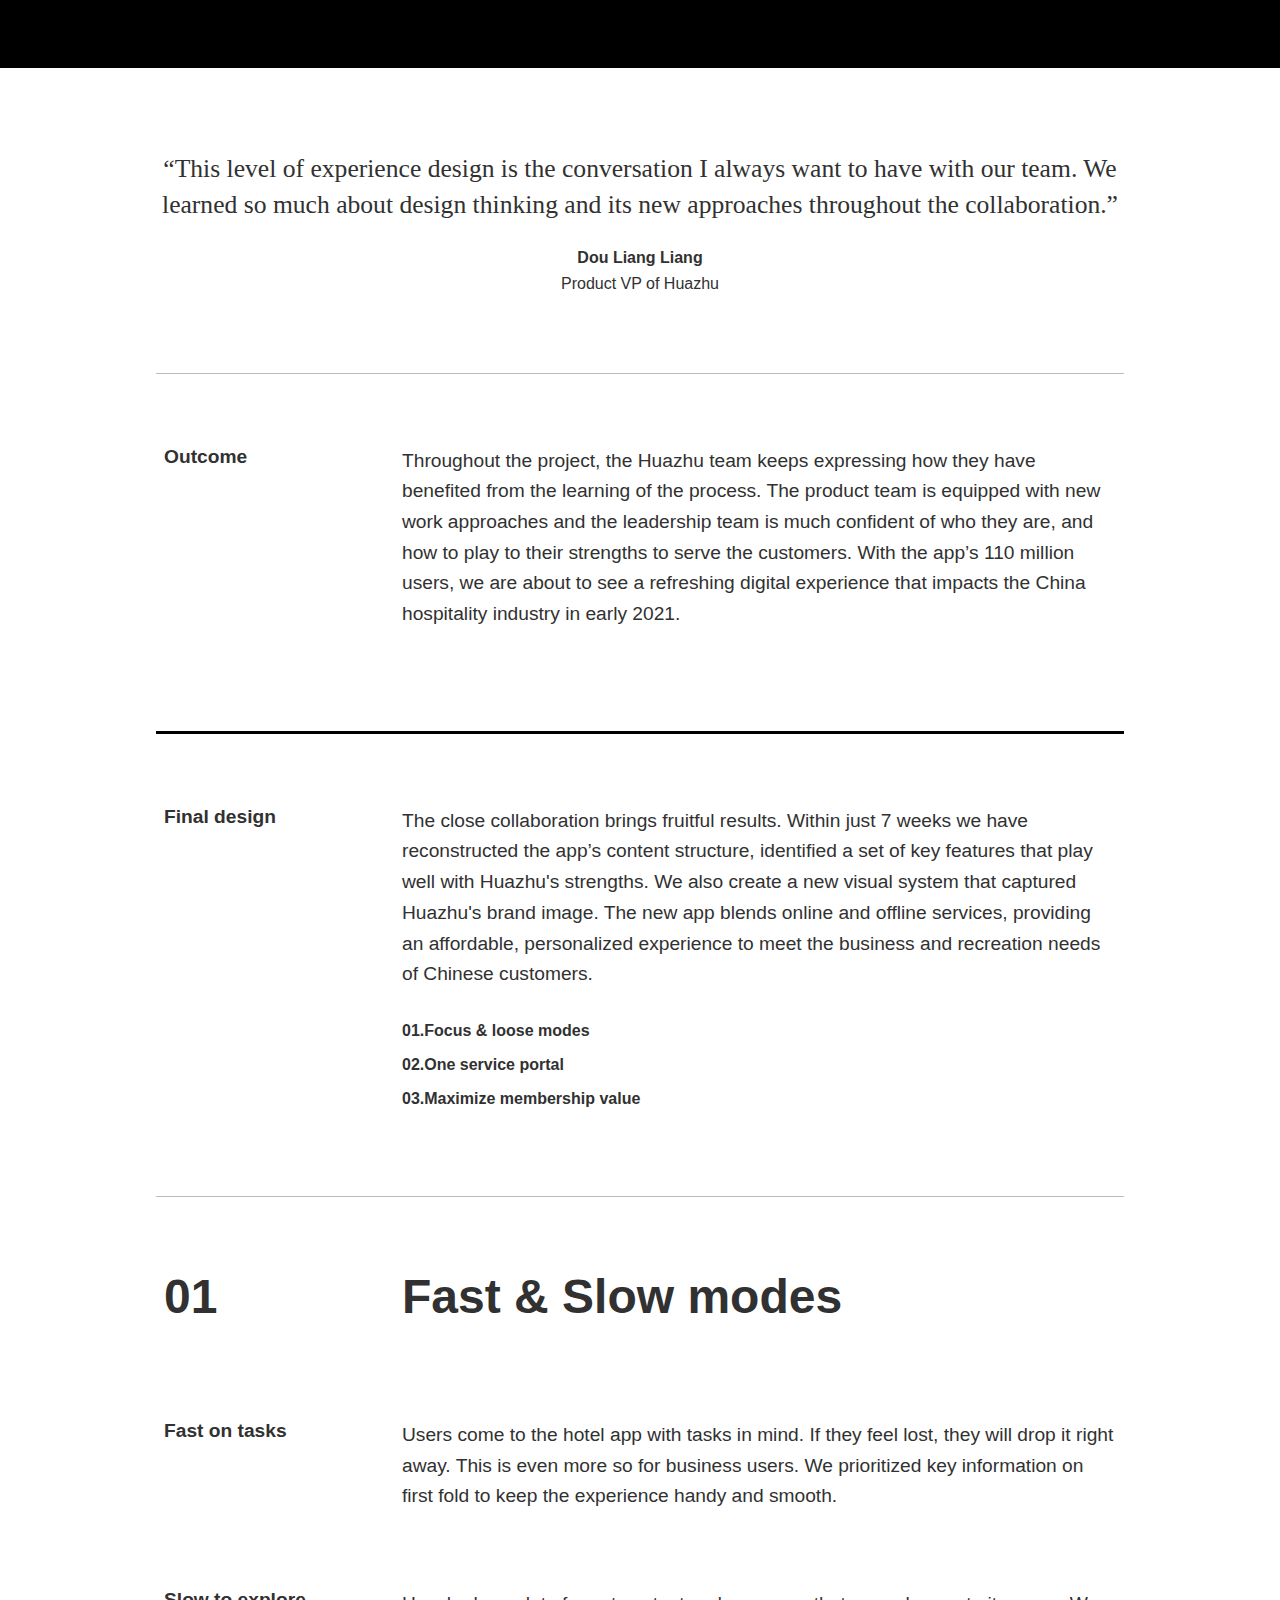
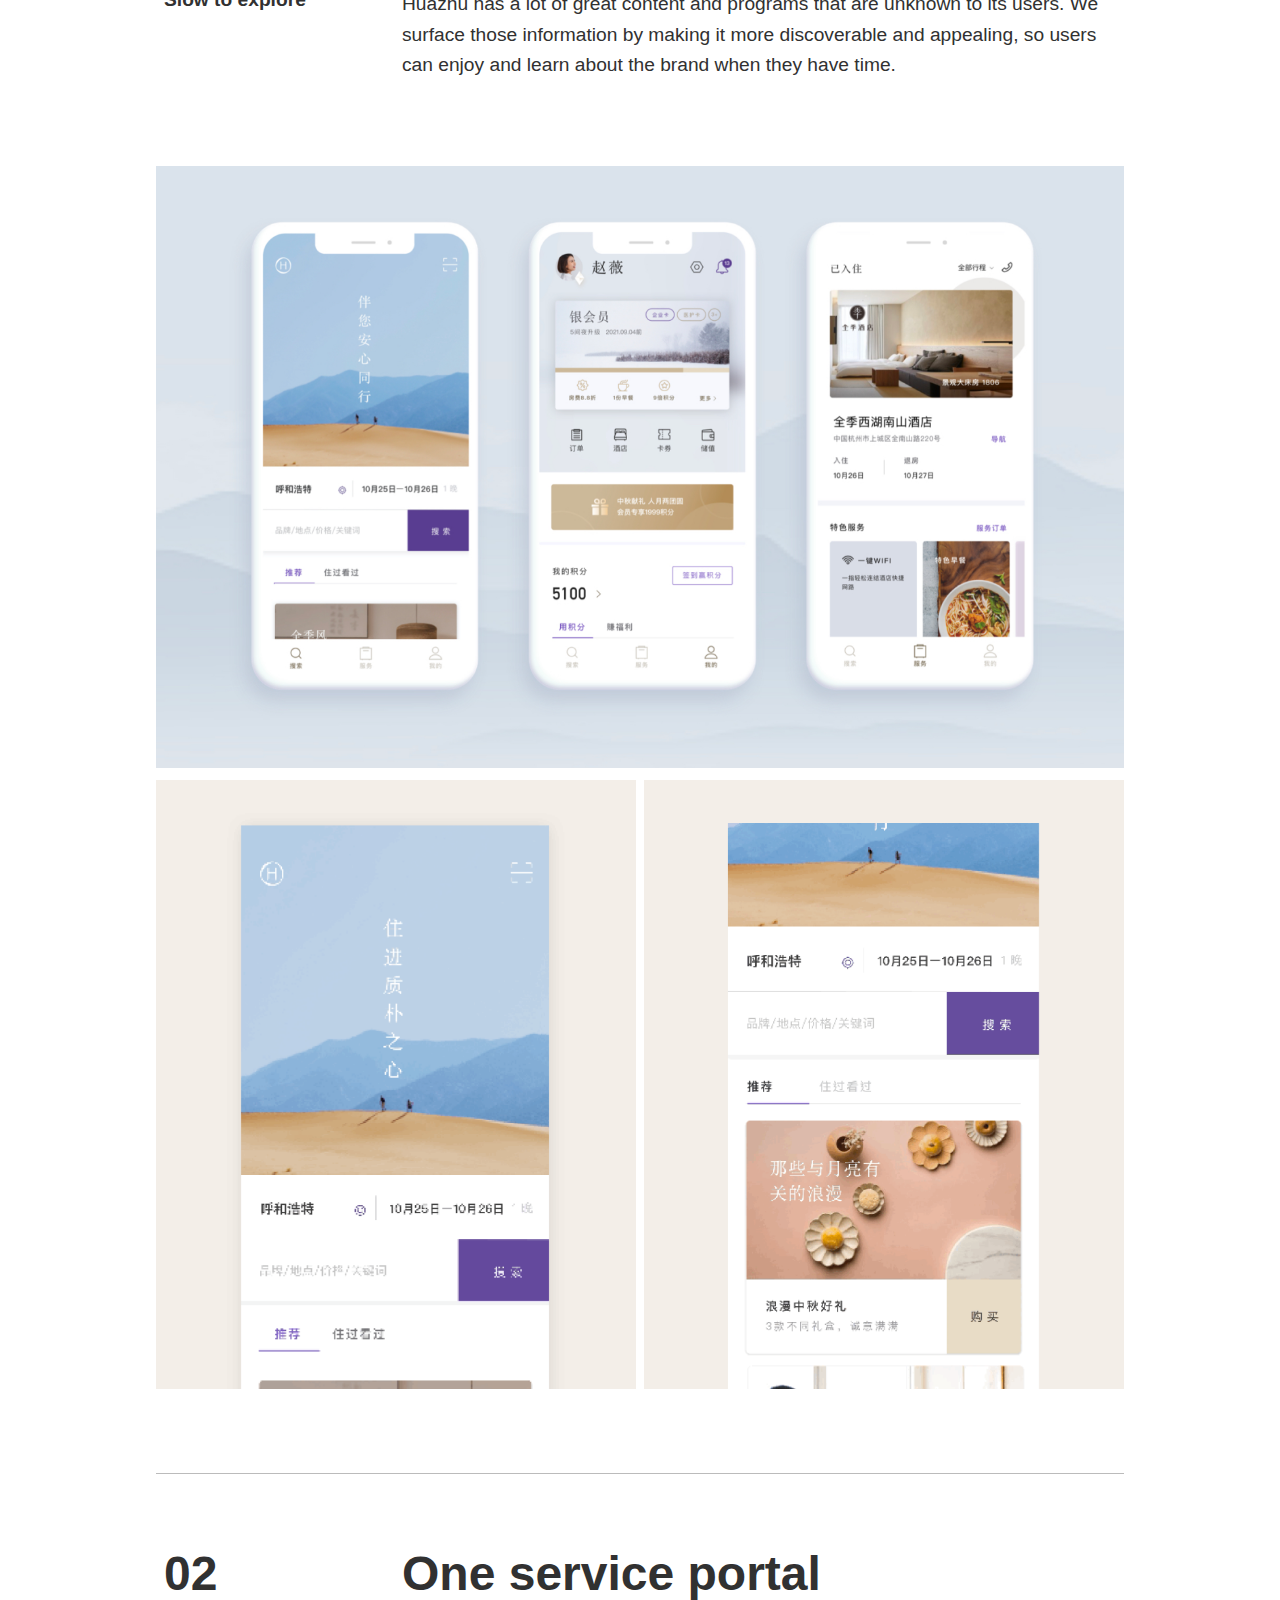
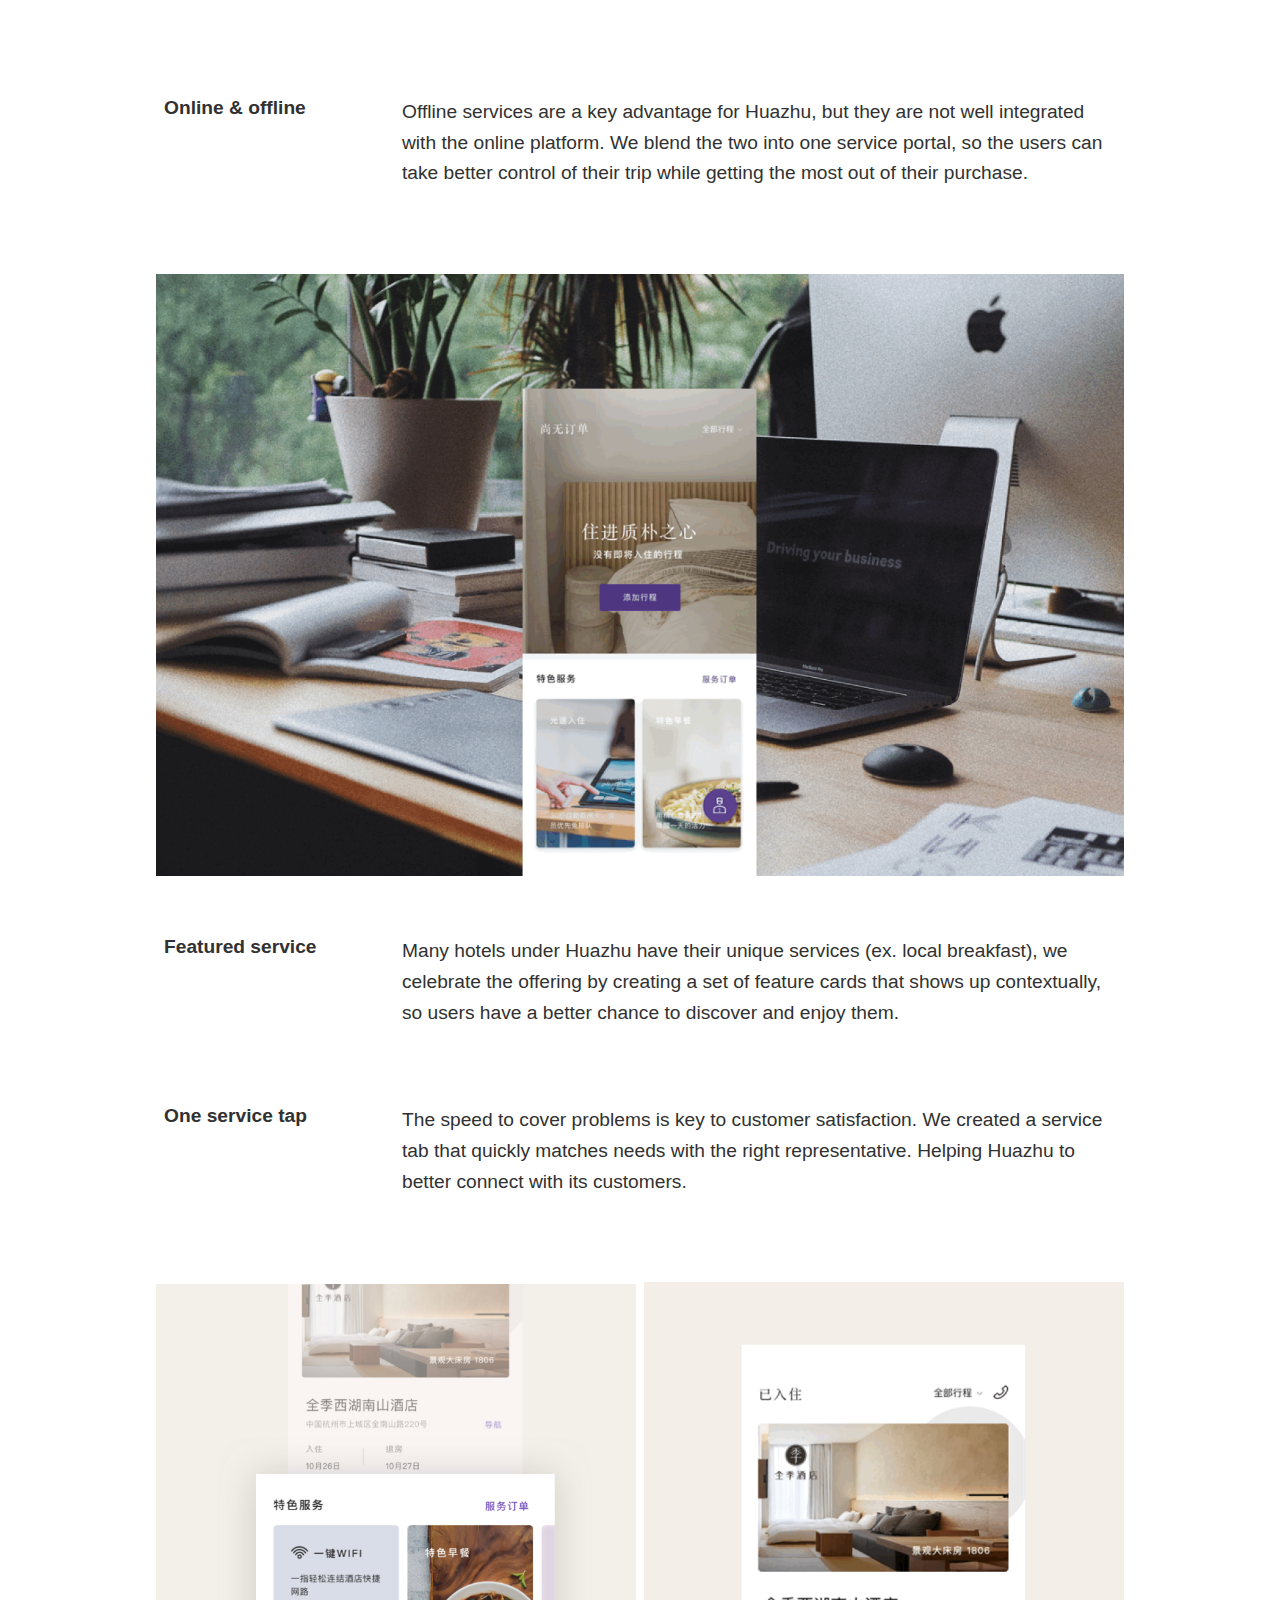
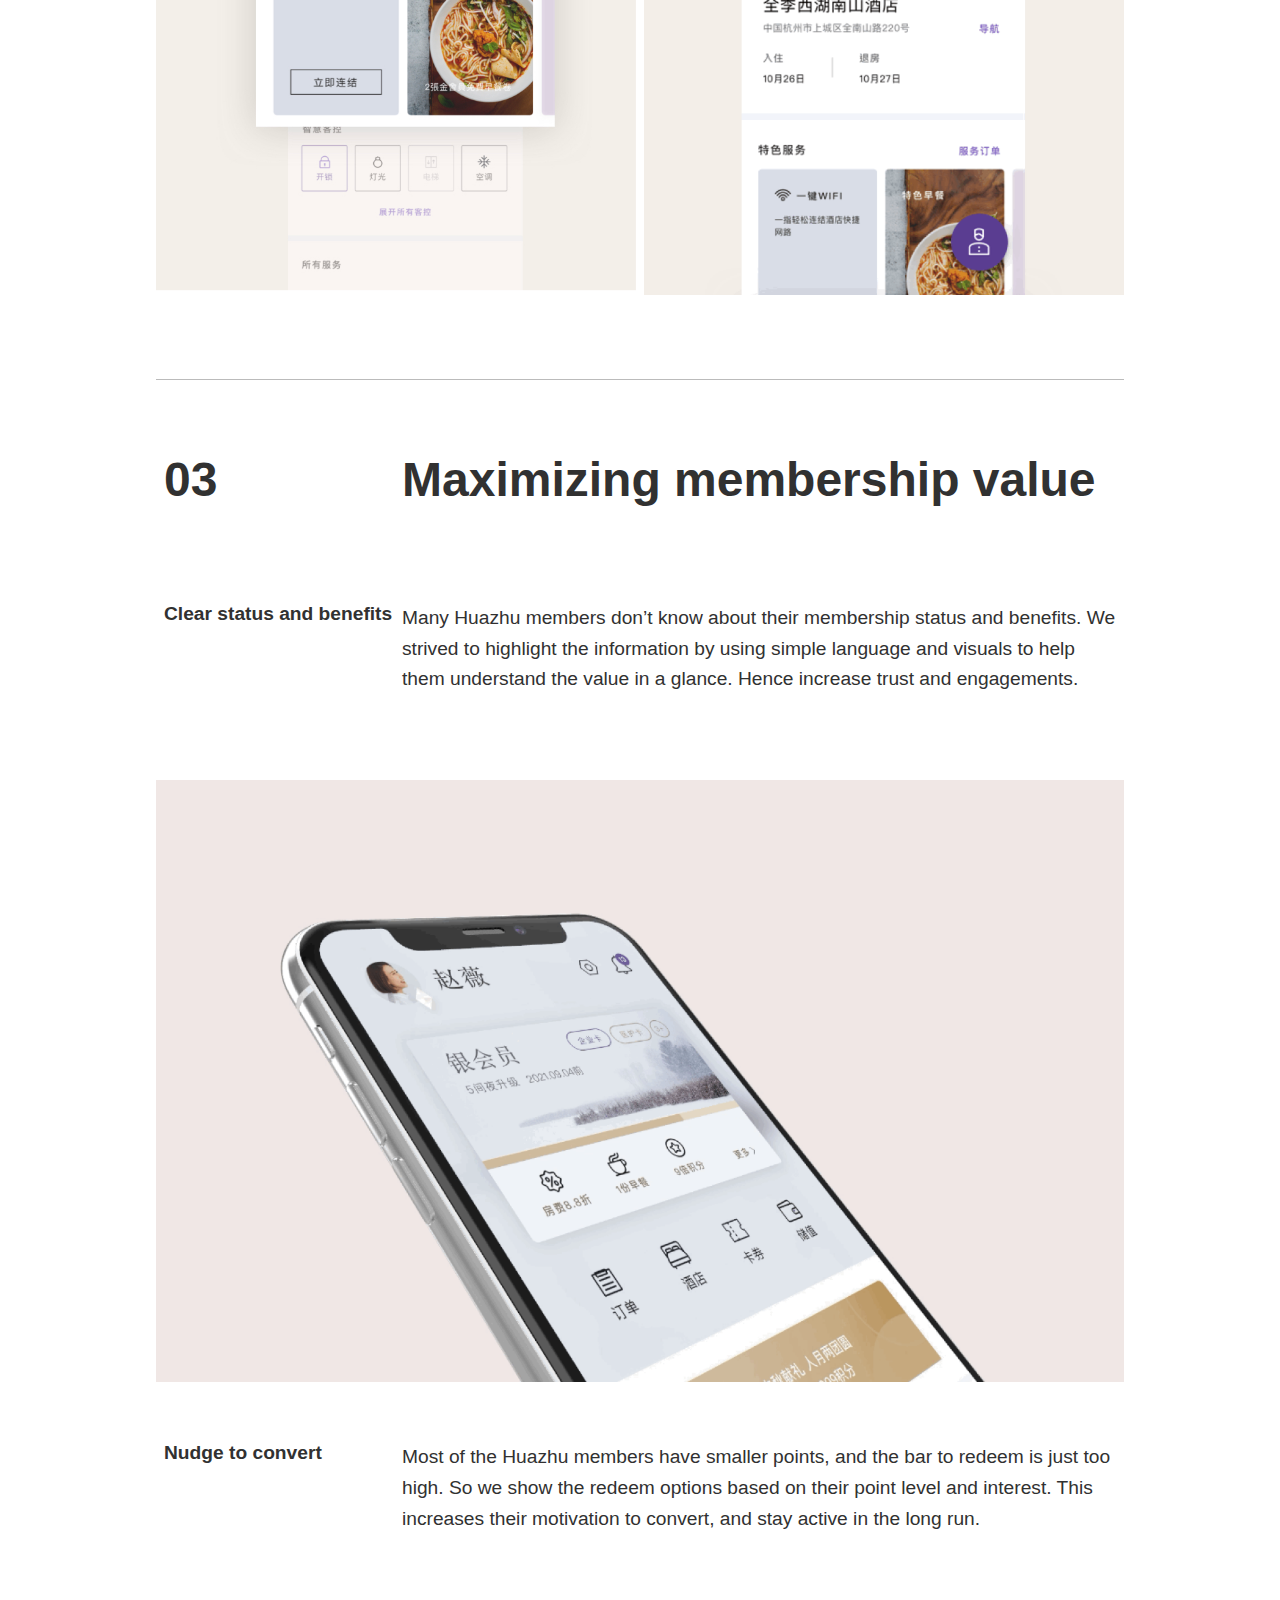
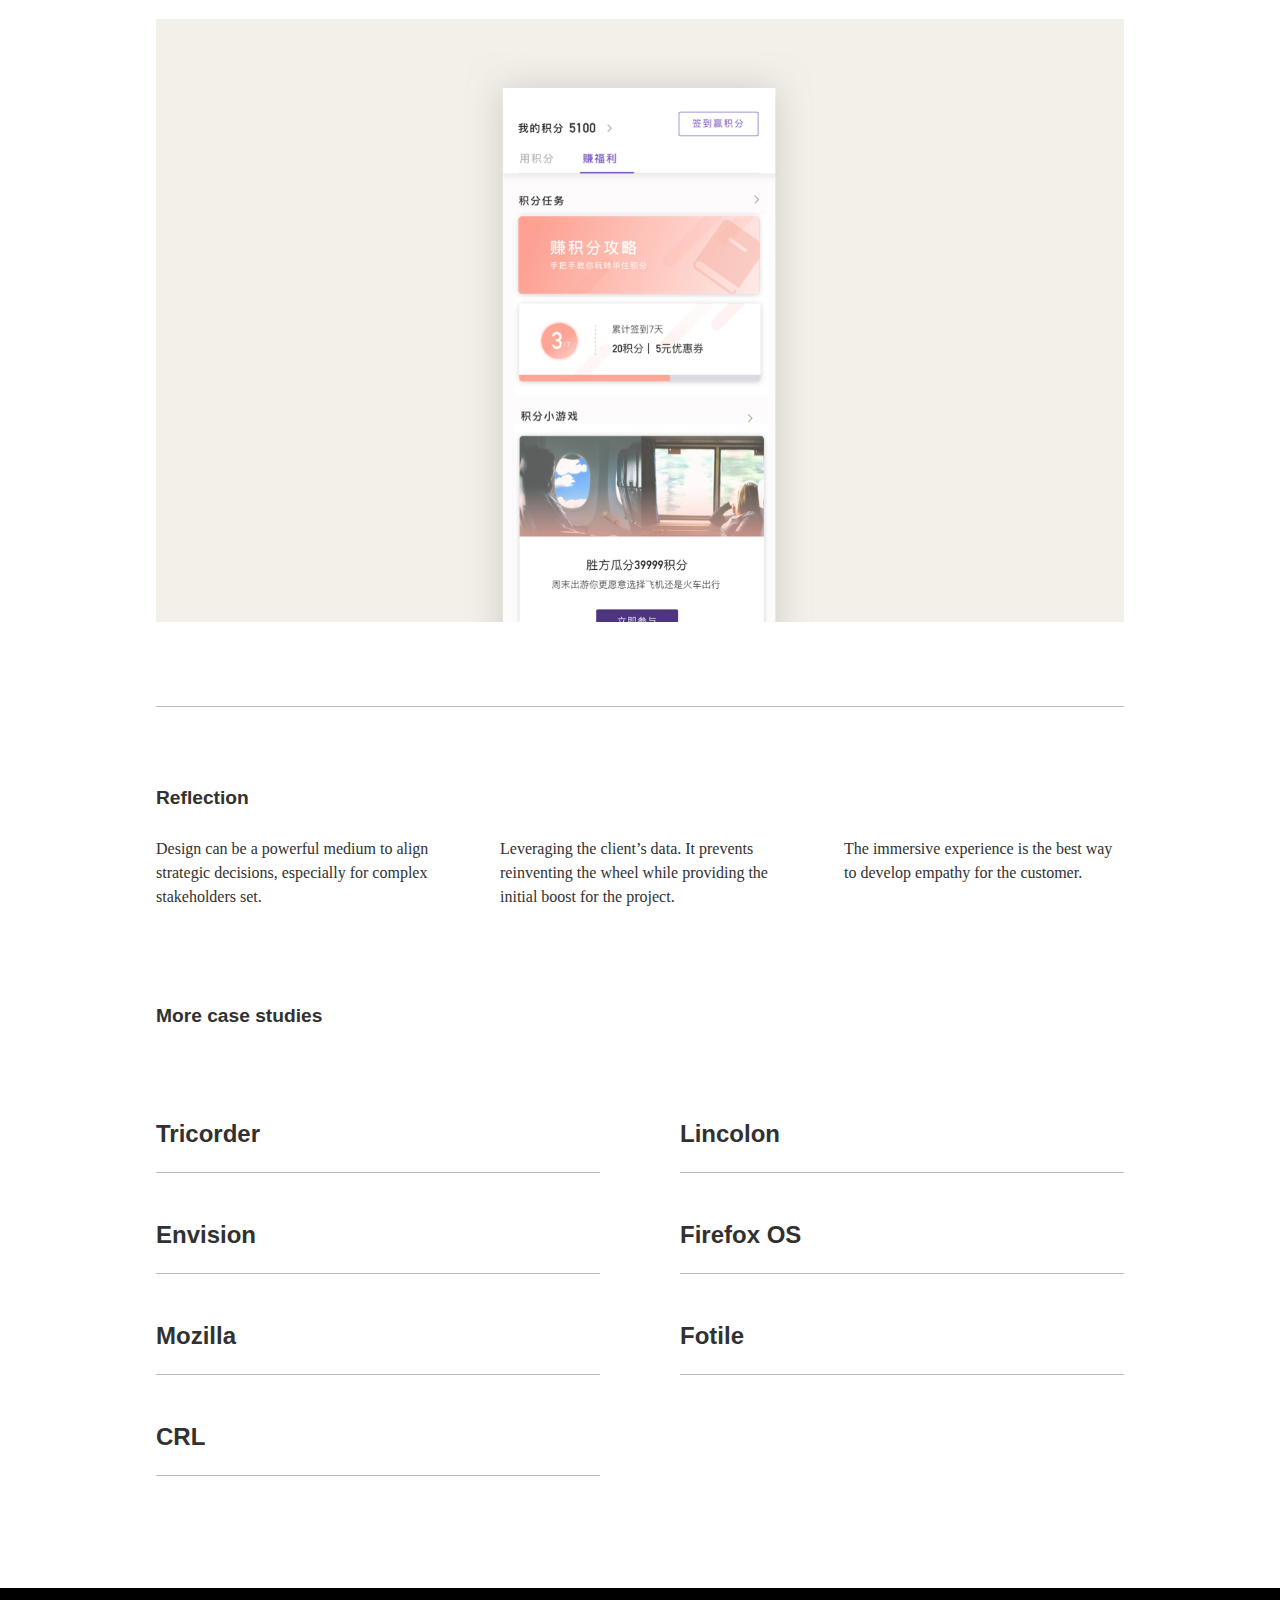
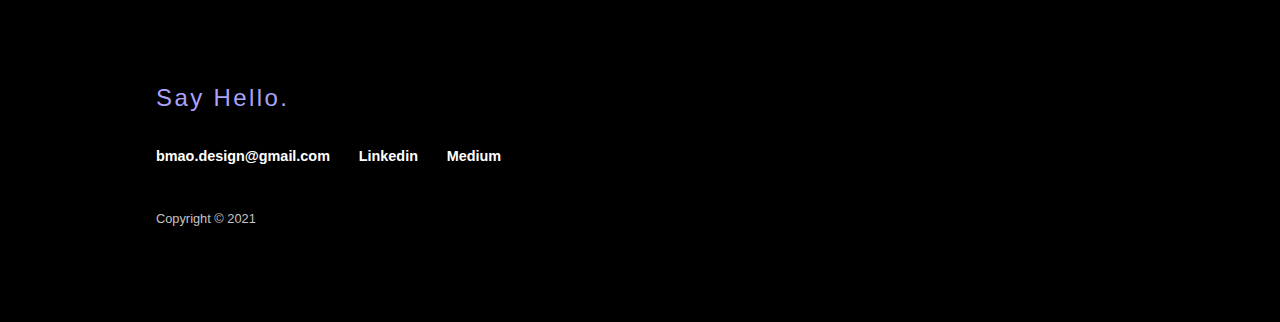
<file: case_huazhu.html>
<!Doctype html>
<html lang="en">
    <head>
        <meta charset="UTF-8">
        <meta name="viewport" content="width=device-width, initial-scale=1.0">
        <title>Bryant Mao</title>
        <link rel="stylesheet" href="styles.css">
        <script src="script.js" defer></script>
    </head>
    <body>
        <!-- this is the bav bar -->
        <nav class="nav-main">
            <div class="nav-main__title">
                <a href="index.html">BRYANT MAO</a>
            </div>
            <a href="#" class="toggle-button">
                <span class="bar"></span>
                <span class="bar"></span>
                <span class="bar"></span>
            </a>
            <div class="nav-main__links">
                <ul>
                    <li><a href="index.html">Works</a></li>
                    <li><a href="about.html">About</a></li>
                </ul>
            </div>
        </nav>
        <!-- here is the main content -->
        <button onclick="topFunction()" id="top">^</button>
        <div class="page-wrap">
            <!-- here is case head -->
            <section class="case-head section-wrap--flex3">
                <div class="case-head__client flex3-box1">
                    <h1 id="huazhu">Huazhu</h1>
                </div>
                <div class="case-head__title flex3-box2">
                    <h1 class=>Reimagining Hotel Digital Experience in Scale
                    </h1>
                    <p>Interaction Design,  Service design</p>
                </div>
            </section>
            <section class="case-heroshot section-wrap--wide">
                <div class="case-heroshot__image wrap1-box1">
                    <img class="hero-image" src="image/huazhu/hero image.png">
                </div>
            </section>
            <section class="case-intro section-wrap--normal">
                <div class="case-intro__text wrap2-box1">
                    <h2>With 100 million users and growing, Huazhu is building its hotel empire in China. Despite being the digital first-mover, its app has stumbled by its complex legacy and indifferent offerings. It is time to reinvent itself to sustain in China's competitive marketplace.</h2>
                </div>
            </section>
            <section class="case-image section-wrap--normal">
                <div class="case-image__image wrap2-box1">
                    <img class="large-image" src="image/huazhu/intro image.png">
                </div>
            </section>
            <section class="divider section-wrap--normal">
                <div class="divider--thin wrap2-box1"></div>
            </section>
            <!-- here is challenge -->
            <section class="challenge section-wrap--flex2">
                <div class="challenge__title flex2-box1">
                    <h2 class="sec-title">Challenge</h2>
                </div>
                <div class="challenge__text flex2-box2">
                    <p class="sec-text">Huazhu group is the 2nd largest player in China’s hotel industry. Today, the company has over 3000 hotels and 500,000 rooms in the country alone. The mobile app, which is the one-stop shop for all its core business - including hotel sales, membership program, e-commerce, and more, are facing server challenges from OTAs and competitors, for their cheap pricing and good user experiences.</p>
                    <p class="sec-text">Bearing the threat, the leadership team comes to us with one ask: how might we reinvent the app experience in both aesthetic and offerings, that is differentiated and true to the company’s brand. In this project, I lead the team with close collaboration with the clients, setting up research and design direction as well as the app redesign and production.</p>
                </div>
            </section>
            <!-- here is approach -->
            <section class="approach section-wrap--dark">
                <div class="section-wrap--normal">
                    <div class="flex-wrap1--dark">
                        <div class="approach__title flex-wrap1-box1">
                            <h2 class="sec-title-dark">Approach</h2>
                        </div>
                        <div class="approach__text flex-wrap1-box2">
                            <h3 class="sec-subtitle-dark">Using design to inspire strategic decisions</h3>
                            <p class="sec-text-dark">We worked closely with the Huazhu team from day one. Together, we analyzed the design and performance of the app and its competitors. We conduct interviews and co-creation sessions to understand the target user, while staying at different hotels to dive deeper into the journey. </p>
                            <p class="sec-text-dark">Through rapid prototyping and iteration, we facilitate tangible discussion among different stakeholders, helping them to figure out what is truly matters to the product and brand.</p>
                            <p class="sec-text-dark">From there, we distill core experience, identify opportunities, craft a unique visual system, and consolidate it into a design system to help the Huazhu team to bring the new product to life.</p>
                        </div>
                    </div>
                    <button type="button" class="collapsible">See full approach +</button>
                    <!-- start of expand seciton-->
                    <div class="content">
                        <!-- divider -->
                        <section class="divider section-wrap--normal">
                            <!-- <div class="divider--thin wrap2-box1"></div> -->
                        </section>
                        <!-- content -->
                        <div class="flex-wrap1--dark">
                            <div class="approach__title flex-wrap1-box1">
                                <h2 class="sec-title-dark">Kickoff</h2>
                            </div>
                            <div class="approach__text flex-wrap1-box2">
                                <h3 class="sec-subtitle-dark">Bridging the gaps between silos</h3>
                                <p class="sec-text-dark">Since the app is own by different business units, we kicked off the project by conducting a series of internal interviews to understand the needs, interests, and expectations from all leaderships and functional teams, including product, sales, service, and brand. </p>
                                <p class="sec-text-dark">We audit the app to breakdown the major features while analyzing data from the current design and its competitors to learn what has been tried and how they perform. These efforts help us to onboard quickly and gather consensus on key areas for the design to explore down the line.</p>
                                <div class="insight-box">
                                    <p>Reduce the complexity of the app as it suffers the experience and performance</p>
                                    <p>Enhance the service and membership experience so Huazhu can play its strength</p>
                                    <p>Create a refreshing visual language to advocate what Huazhu stands for</p>
                                </div>
                            </div>
                            <section class="highlight section-wrap--dark-wide">
                                <div class="hightlight__image grid-image">
                                    <div class="img-warp grid-image__sub">
                                        <img src="image/huazhu/kickoff1.png">
                                    </div>
                                    <div class="img-warp grid-image__sub">
                                        <img src="image/huazhu/kickoff2.png">
                                    </div>
                                </div>
                            </section>
                        <!-- content -->
                        <div class="flex-wrap1--dark">
                            <div class="approach__title flex-wrap1-box1">
                                <h2 class="sec-title-dark">Research</h2>
                            </div>
                            <div class="approach__text flex-wrap1-box2">
                                <h3 class="sec-subtitle-dark">Dipping ourselves in the user’s shoe</h3>
                                <p class="sec-text-dark">The primary user of the Huazhu app is business travelers, which consist of over 60% of the traffic. So we start our research by conducting interviews with the target group, to learn more about their pain points and needs, and what their journey looks like.</p>
                                <p class="sec-text-dark">During the session, we use low-fidelity prototypes with a co-creation exercise to facilitate conversation, collect potential ideas, and more importantly the ‘why’. We also interviewed two experts who have rich experience in membership programs and hotel services to draw inspiration from their wide exposure and edge use cases.</p>
                                <p class="sec-text-dark">Finally, to put ourselves in the shoes of the user, we immerse ourselves in several Huazhu’s hotels to learn how the online and offline service operates, and how it feels as a customer.</p>
                                <div class="insight-box">
                                    <p>With the economic price in mind, the customer did not expect prime service, but a touching one that brings instant value to them.</p>
                                    <p>Online and offline service is poorly integrated. The competing relationship not only confused the user but also fail to bring out the best value.</p>
                                    <p>The membership program is too complicated and overly salesy. It diminishes the trust and motivation for people to engage.</p>
                                </div>
                            </div>
                            <section class="highlight section-wrap--dark-wide">
                                <div class="hightlight__image grid-image">
                                    <div class="img-warp grid-image__main">
                                        <img src="image/huazhu/research1.png">
                                    </div>
                                    <div class="img-warp grid-image__sub">
                                        <img src="image/huazhu/research2.png">
                                    </div>
                                    <div class="img-warp grid-image__sub">
                                        <img src="image/huazhu/research3.png">
                                    </div>
                                </div>
                            </section>
                        </div>
                        <!-- content -->
                        <div class="flex-wrap1--dark">
                            <div class="approach__title flex-wrap1-box1">
                                <h2 class="sec-title-dark">Design</h2>
                            </div>
                            <div class="approach__text flex-wrap1-box2">
                                <h3 class="sec-subtitle-dark">Identify the core offering through rapid prototyping</h3>
                                <p class="sec-text-dark">With the rich insight in hand, the team is ready to get the design running. To make the process more efficient, we first map out all the features and content blocks of the app, divided them into four independent experience modules - first entry, search, service, membership, and tackle them separately.</p>
                                <p class="sec-text-dark">The workflow enables us to builds quick prototypes on a daily basis to test and discuss with the client. It also helps us integrate better with the product team, raises health tension between different functional teams to decide what is really matters to their business and brand. With runs of prioritization, a core feature set has emerged that plays to Huazhu’s strength and meets its user’s needs.</p>
                            </div>
                            <section class="highlight section-wrap--dark-wide">
                                <div class="hightlight__image grid-image">
                                    <div class="img-warp grid-image__main">
                                        <img src="image/huazhu/design01.png">
                                    </div>
                                    <div class="img-warp grid-image__sub">
                                        <img src="image/huazhu/design02.png">
                                    </div>
                                    <div class="img-warp grid-image__sub">
                                        <img src="image/huazhu/design03.png">
                                    </div>
                                </div>
                            </section>
                        </div>
                        <!-- content -->
                        <div class="flex-wrap1--dark">
                            <div class="approach__title flex-wrap1-box1">
                                <!-- <h2 class="sec-title-dark"></h2> -->
                            </div>
                            <div class="approach__text flex-wrap1-box2">
                                <h3 class="sec-subtitle-dark">Creating a visual language that stands out</h3>
                                <p class="sec-text-dark">One focus for the project is to use the app as a medium to showcase what Huazhu means as a brand to stand out in the China market. So, along with the feature conversation, we also collected a set of mood boards with different art directions and applied it to key screens to spark conversations with the leadership team to capture the essence of the vision - to provide affordable hotel service with integrity and elegance. The result is an image-rich, minimalist visual language that celebrates content with nature and human touch.</p>
                            </div>
                            <section class="highlight section-wrap--dark-wide">
                                <div class="hightlight__image grid-image">
                                    <div class="img-warp grid-image__main">
                                        <img src="image/huazhu/design04.png">
                                    </div>
                                </div>
                            </section>
                        </div>
                        <!-- content -->
                        <div class="flex-wrap1--dark">
                            <div class="approach__title flex-wrap1-box1">
                                <!-- <h2 class="sec-title-dark"></h2> -->
                            </div>
                            <div class="approach__text flex-wrap1-box2">
                                <h3 class="sec-subtitle-dark">Building a robust design system that scale</h3>
                                <p class="sec-text-dark">We knew from day one that this app needs a robust design system to grow in scale. It’s not only because it intertwines complex information with huge traffic, but also because the product belongs to a variety of businesses with different work approaches and interests. Therefore, once the key screens are in place, we start to audit all the common components, align them with the new visual identity, and transfer them into a set of guidelines and resources. The deliverable helped the in-house team to work in parallel on other parts of the app while keeping high consistency with performance.</p>
                            </div>
                            <section class="highlight section-wrap--dark-wide">
                                <div class="hightlight__image grid-image">
                                    <div class="img-warp grid-image__main">
                                        <img src="image/huazhu/design05.png">
                                    </div>
                                </div>
                            </section>
                        </div>
                    </div>
                    <!-- end of expand seciton-->
                </div>
            </section>
            <!-- here is quote -->
            <section class="quote section-wrap--normal">
                <div class="wrap2-box1">
                    <h4 class="quote__text">“This level of experience design is the conversation I always want to have with our team. We learned so much about design thinking and its new approaches throughout the collaboration.”</h4>
                    <p class="quote__name">Dou Liang Liang</p>
                    <p class="quote__job">Product VP of Huazhu</p>
                </div>
            </section>
            <section class="divider section-wrap--normal">
                <div class="divider--thin wrap2-box1"></div>
            </section>
            <!-- here is outcome -->
            <section class="outcome section-wrap--flex2">
                <div class="outcome__title flex2-box1">
                    <h2 class="sec-title">Outcome</h2>
                </div>
                <div class="outcome__text flex2-box2">
                    <p class="sec-text">Throughout the project, the Huazhu team keeps expressing how they have benefited from the learning of the process. The product team is equipped with new work approaches and the leadership team is much confident of who they are, and how to play to their strengths to serve the customers. With the app’s 110 million users, we are about to see a refreshing digital experience that impacts the China hospitality industry in early 2021.</p>
                </div>
            </section>
            <section class="divider section-wrap--normal">
                <div class="divider--thick wrap2-box1"></div>
            </section>
            <!-- here is final design -->
            <section class="final-design section-wrap--flex2">
                <div class="final-design__title flex2-box1">
                    <h2 class="sec-title">Final design</h2>
                </div>
                <div class="final-design__text flex2-box2">
                    <p class="sec-text">The close collaboration brings fruitful results. Within just 7 weeks we have reconstructed the app’s content structure, identified a set of key features that play well with Huazhu's strengths. We also create a new visual system that captured Huazhu's brand image. The new app blends online and offline services, providing an affordable, personalized experience to meet the business and recreation needs of Chinese customers. </p>
                    <ul class="sec-list">
                        <li>01.Focus & loose modes</li>
                        <li>02.One service portal</li>
                        <li>03.Maximize membership value</li>
                    </ul>
                </div>
            </section>
            <section class="divider section-wrap--normal">
                <div class="divider--thin wrap2-box1"></div>
            </section>
            <!-- here is highlight 1-->      
            <section class="highlight section-wrap--flex2">
                <div class="highlight__title flex2-box1">
                    <h2>01</h2>
                </div flex2-box2>
                <div class="highlight__title flex2-box2">
                    <h2>Fast & Slow modes</h2>
                </div>
            </section>
            <section class="highlight section-wrap--flex2">
                <div class="highlight__title flex2-box1">
                    <h3 class="sec-title">Fast on tasks</h3>
                </div>
                <div class="highlight__text flex2-box2">
                    <p class="sec-text">Users come to the hotel app with tasks in mind. If they feel lost,  they will drop it right away. This is even more so for business users. We prioritized key information on first fold to keep the experience handy and smooth.</p>
                </div>
            </section>
            <section class="highlight section-wrap--flex2">
                <div class="highlight__subtitle flex2-box1">
                    <h3 class="sec-title">Slow to explore</h3>
                </div>
                <div class="highlight__text flex2-box2">
                    <p class="sec-text">Huazhu has a lot of great content and programs that are unknown to its users. We surface those information by making it more discoverable and appealing, so users can enjoy and learn about the brand when they have time.</p>
                </div>
            </section>
            <section class="highlight section-wrap--normal">
                <div class="hightlight__image grid-image">
                    <div class="img-warp grid-image__main">
                        <img src="image/huazhu/highlight1-01.png">
                    </div>
                    <div class="img-warp grid-image__sub">
                        <img src="image/huazhu/highlight1-02.png">
                    </div>
                    <div class="img-warp grid-image__sub">
                        <img src="image/huazhu/highlight1-03.png">
                    </div>
                </div>
            </section>
            <section class="divider section-wrap--normal">
                <div class="divider--thin wrap2-box1"></div>
            </section>
             <!-- here is highlight 2-->
             <section class="highlight section-wrap--flex2">
                <div class="highlight__title flex2-box1">
                    <h2>02</h2>
                </div>
                <div class="highlight__title flex2-box2">
                    <h2>One service portal</h2>
                </div>
            </section>
            <section class="highlight section-wrap--flex2">
                <div class="highlight__subtitle flex2-box1">
                    <h3 class="sec-title">Online & offline</h3>
                </div>
                <div class="highlight__text flex2-box2">
                    <p class="sec-text">Offline services are a key advantage for Huazhu, but they are not well integrated with the online platform. We blend the two into one service portal, so the users can take better control of their trip while getting the most out of their purchase.</p>
                </div>
            </section>
            <section class="highlight section-wrap--normal">
                <div class="hightlight__image grid-image">
                    <div class="img-warp grid-image__main">
                        <img src="image/huazhu/highlights2_01.png">
                    </div>
                </div>
            </section>
            <section class="highlight section-wrap--flex2">
                <div class="highlight__subtitle flex2-box1">
                    <h3 class="sec-title">Featured service</h3>
                </div>
                <div class="highlight__text flex2-box2">
                    <p class="sec-text">Many hotels under Huazhu have their unique services (ex. local breakfast), we celebrate the offering by creating a set of feature cards that shows up contextually, so users have a better chance to discover and enjoy them.</p>
                </div>
            </section>
            <section class="highlight section-wrap--flex2">
                <div class="highlight__subtitle flex2-box1">
                    <h3 class="sec-title">One service tap</h3>
                </div>
                <div class="highlight__text flex2-box2">
                    <p class="sec-text">The speed to cover problems is key to customer satisfaction. We created a service tab that quickly matches needs with the right representative. Helping Huazhu to better connect with its customers.</p>
                </div>
            </section>
            <section class="highlight section-wrap--normal">
                <div class="hightlight__image grid-image">
                    <div class="img-warp grid-image__sub">
                        <img src="image/huazhu/highlights2_02.png">
                    </div>
                    <div class="img-warp grid-image__sub">
                        <img src="image/huazhu/highlights2_03.png">
                    </div>
                </div>
            </section>
            <section class="divider section-wrap--normal">
                <div class="divider--thin wrap2-box1"></div>
            </section>
            <!-- here is highlight3 -->
            <section class="highlight section-wrap--flex2">
                <div class="highlight__title flex2-box1">
                    <h2>03</h2>
                </div>
                <div class="highlight__title flex2-box2">
                    <h2>Maximizing membership value</h2>
                </div>
            </section>
            <section class="highlight section-wrap--flex2">
                <div class="highlight__subtitle flex2-box1">
                    <h3 class="sec-title">Clear status and benefits</h3>
                </div>
                <div class="highlight__text flex2-box2">
                    <p class="sec-text">Many Huazhu members don’t know about their membership status and benefits. We strived to highlight the information by using simple language and visuals to help them understand the value in a glance. Hence increase trust and engagements.</p>
                </div>
            </section>
            <section class="highlight section-wrap--normal">
                <div class="hightlight__image grid-image">
                    <div class="img-warp grid-image__main">
                        <img src="image/huazhu/Highlight3_01.png">
                    </div>
                </div>
            </section>
            <section class="highlight section-wrap--flex2">
                <div class="highlight__subtitle flex2-box1">
                    <h3 class="sec-title">Nudge to convert</h3>
                </div>
                <div class="highlight__text flex2-box2">
                    <p class="sec-text">Most of the Huazhu members have smaller points, and the bar to redeem is just too high. So we show the redeem options based on their point level and interest. This increases their motivation to convert, and stay active in the long run.</p>
                </div>
            </section>
            <section class="highlight section-wrap--normal">
                <div class="hightlight__image grid-image">
                    <div class="img-warp grid-image__main">
                        <img src="image/huazhu/Highlight3_02.png">
                    </div>
                </div>
            </section>
            <section class="divider section-wrap--normal">
                <div class="divider--thin wrap2-box1"></div>
            </section>
            <section class="reflection section-wrap--normal">
                <div class="reflection__title">
                    <h2 class="sec-title">Reflection</h2>
                </div>
                <div class="reflection__text grid-text">
                    <div class="text-wrap">
                        <p class="sec-text--2">Design can be a powerful medium to align strategic decisions, especially for complex stakeholders set.</p>
                    </div>
                    <div class="text-wrap">
                        <p class="sec-text--2">Leveraging the client’s data. It prevents reinventing the wheel while providing the initial boost for the project.</p>
                    </div>
                    <div class="text-wrap">
                        <p class="sec-text--2">The immersive experience is the best way to develop empathy for the customer. </p>
                    </div>
                </div>
            </section>
            <section class="more-case">
                <div class="more-case__title section-wrap--normal">
                    <h2 class="sec-title">More case studies</h2>
                </div>
                <div class="more-case__links section-wrap--normal">
                    <div class="grid-case">
                        <div
                        class="link-wrap">Tricorder</div>
                        <div class="link-wrap">Lincolon</div>
                        <div class="link-wrap">Envision</div>
                        <div class="link-wrap">Firefox OS </div>
                        <div class="link-wrap">Mozilla</div>
                        <div class="link-wrap">Fotile</div>
                        <div class="link-wrap">CRL</div>
                    </div>
                </div>
            </section>
            <footer class="footer-main section-wrap--dark">
                <div class="section-wrap--normal flex-footer">
                  <h3 class="footer-main__title">Say Hello.</h3>
                  <div class="footer-main__links">
                      <a href="mailto:bmao.design@gmail.com" target="_blank"
                          >bmao.design@gmail.com</a>
                      <a href="https://www.linkedin.com/in/bryantmao/" target="_blank"
                          >Linkedin</a>
                      <a href="https://medium.com/@bryantmao_97569" target="_blank"
                          >Medium</a>
                  </div>
                  <p class="caption--dark1"> Copyright © 2021</p>
                </div>
            </footer>
        </div>
    </body>
</html>
</file>
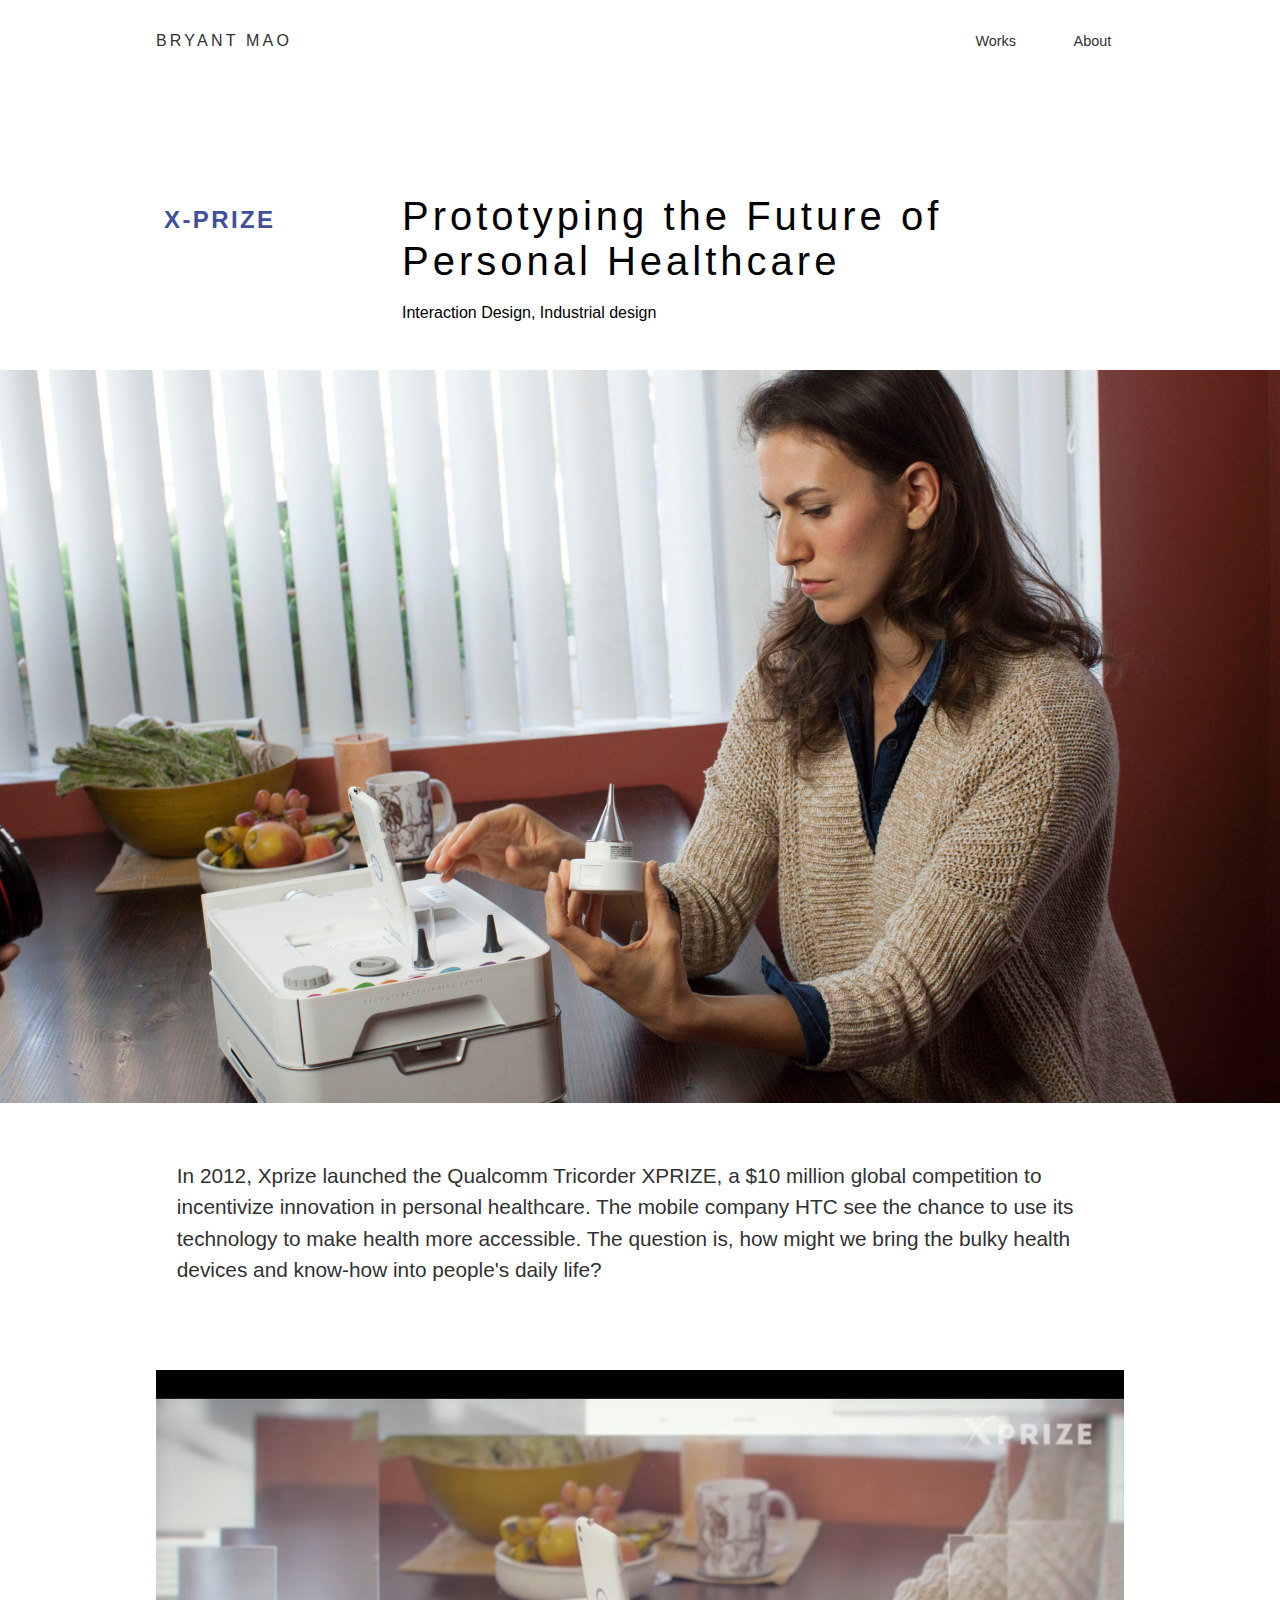
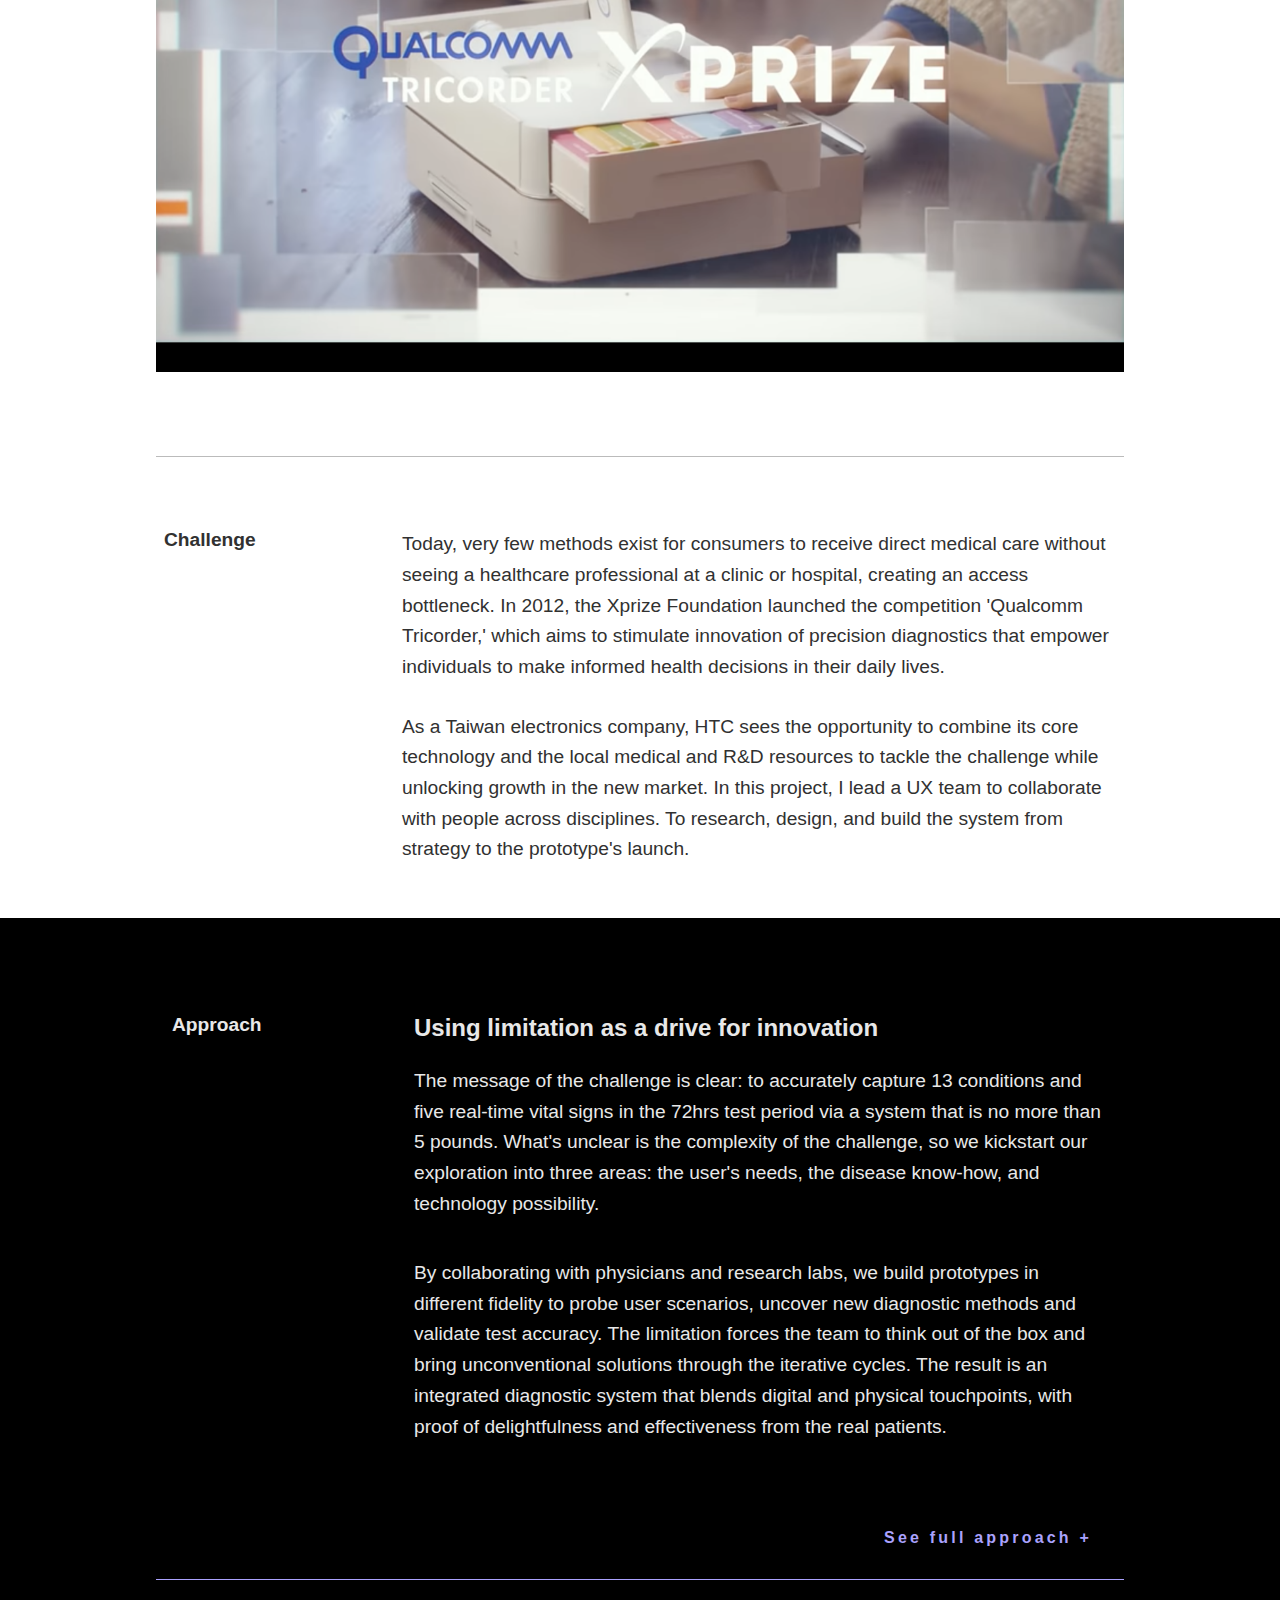
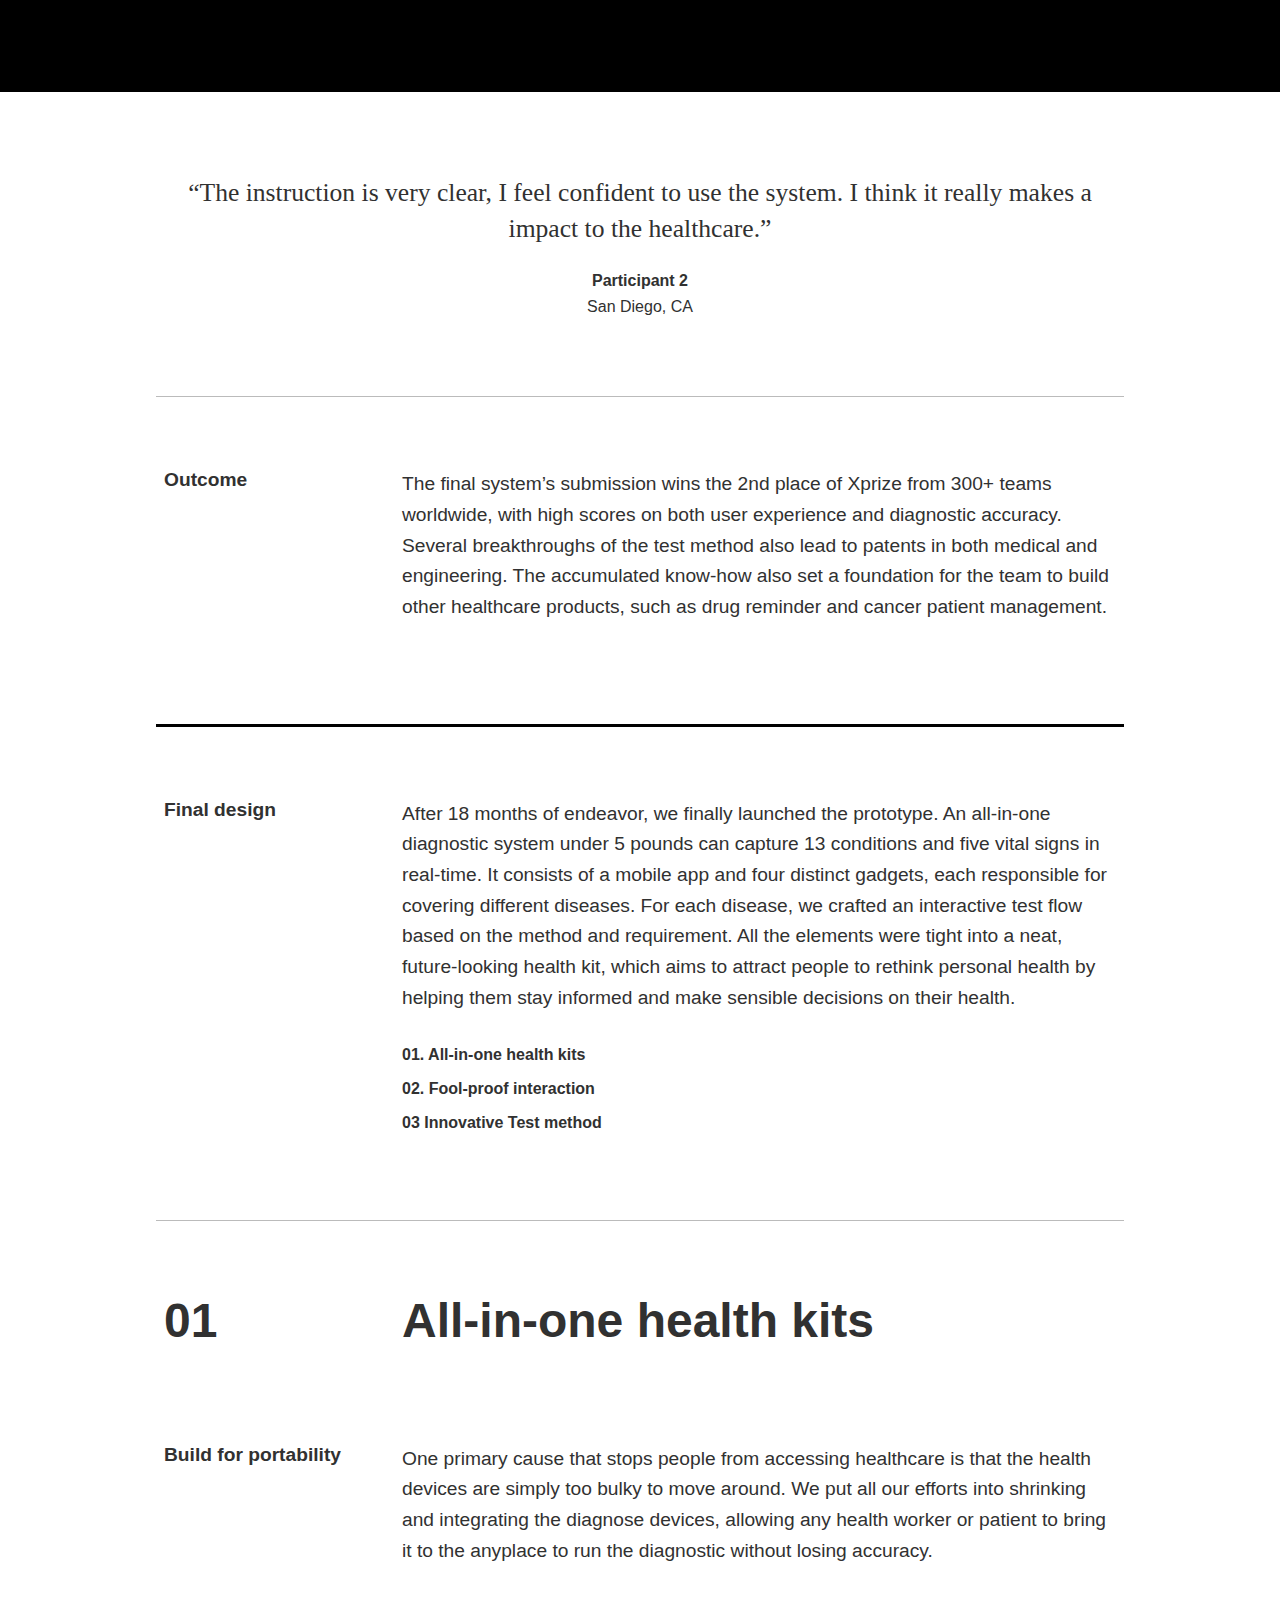
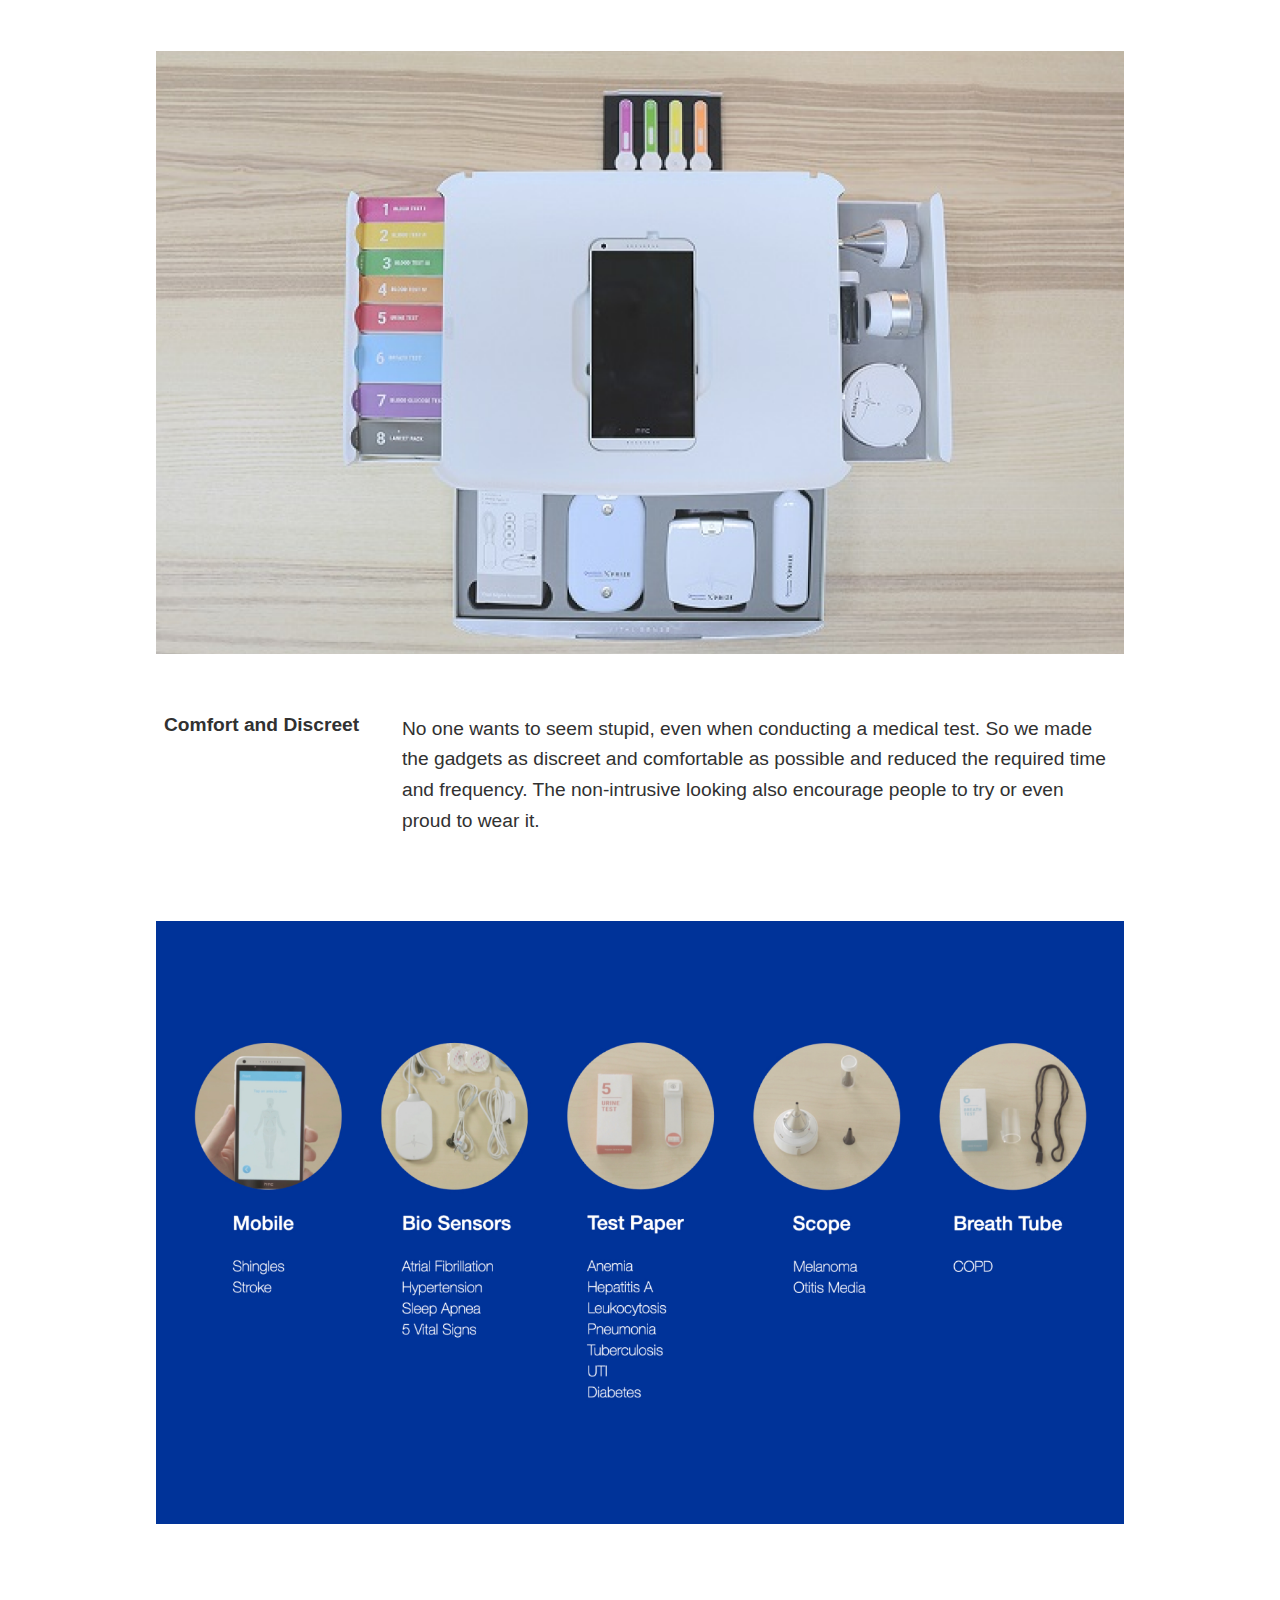
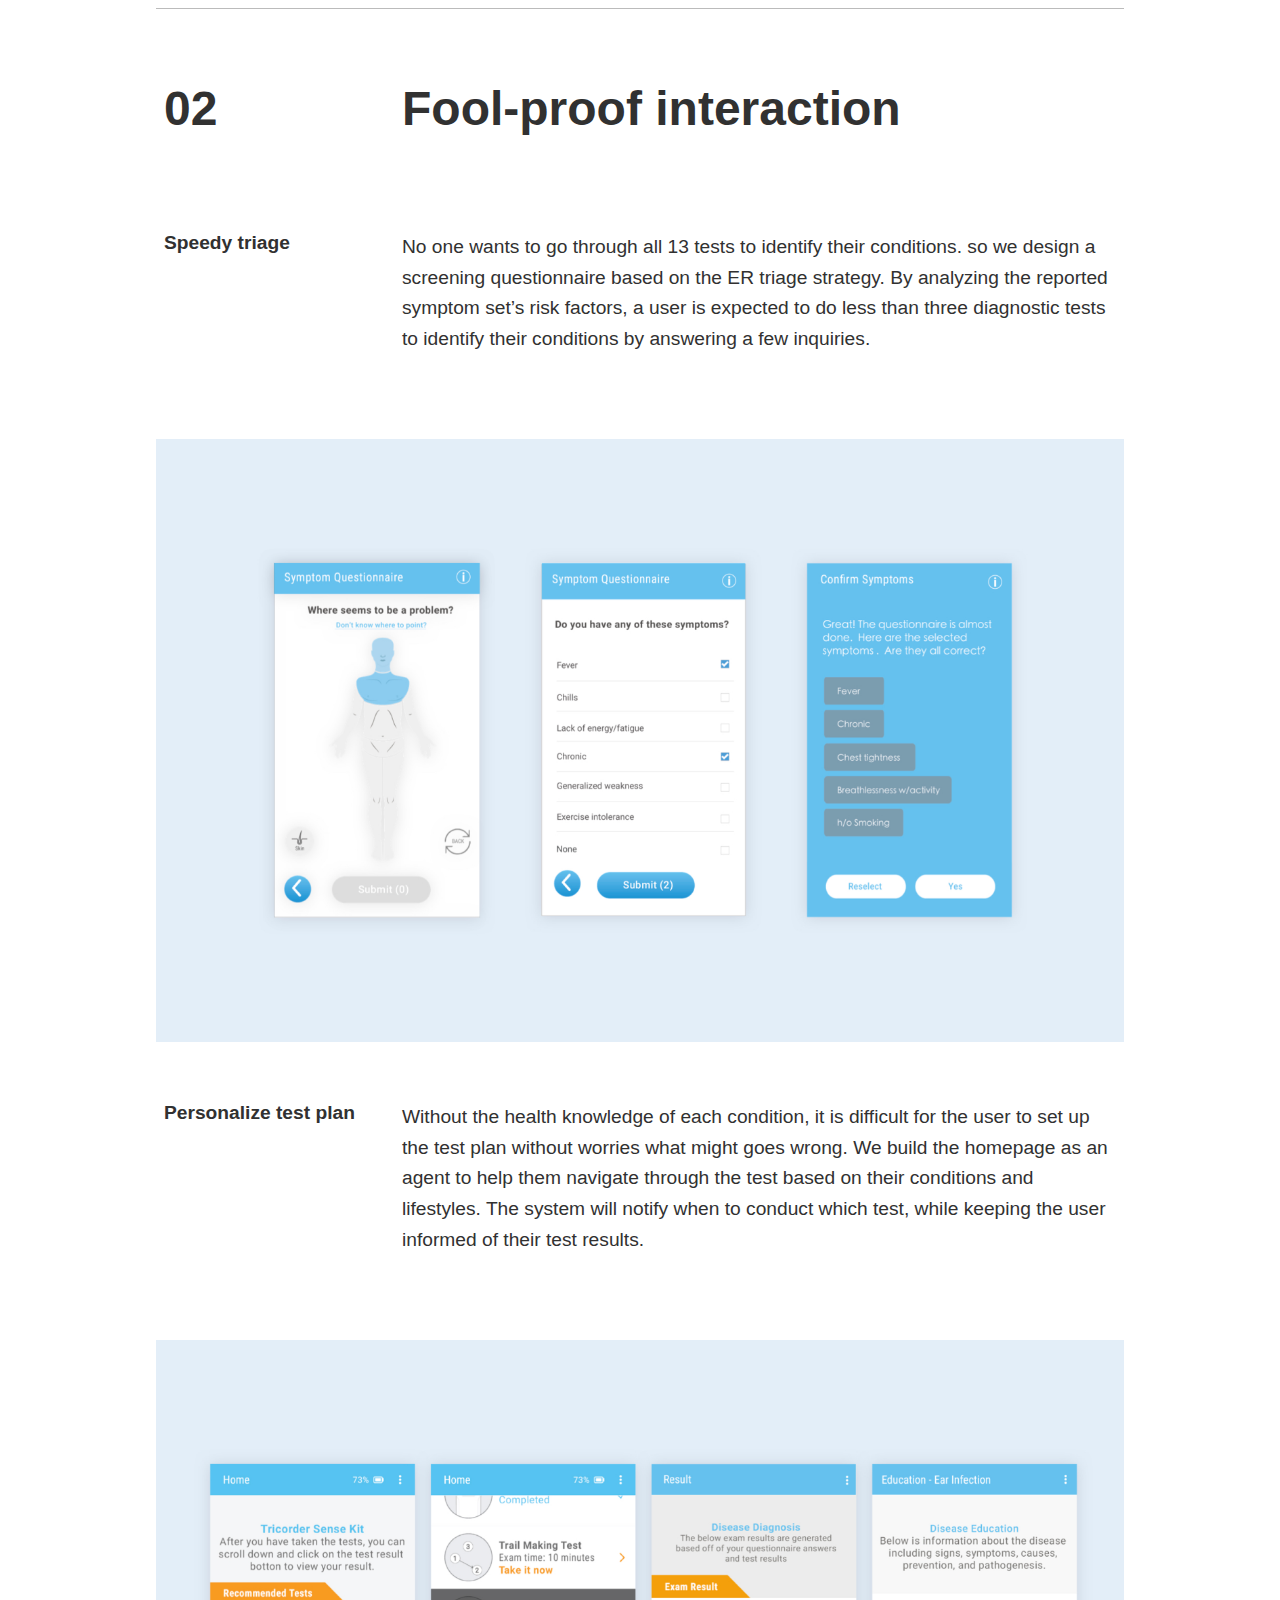
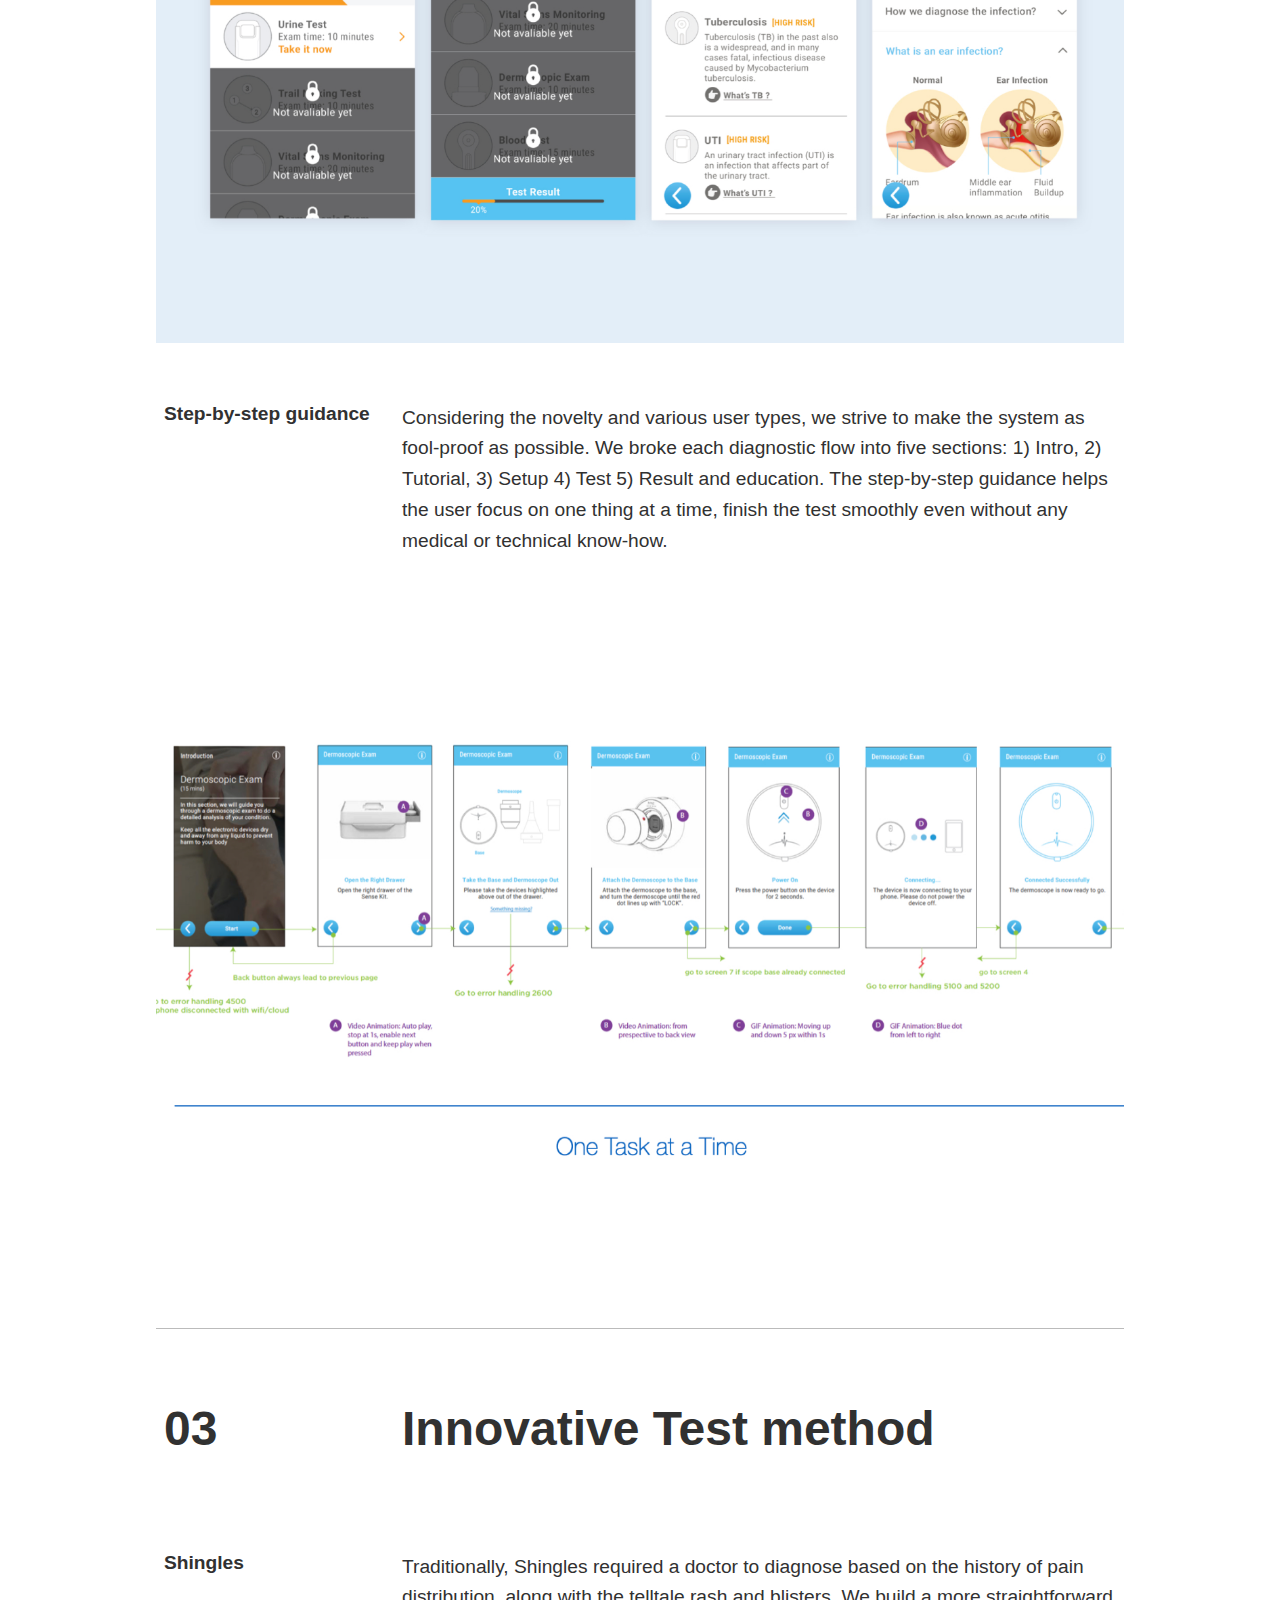
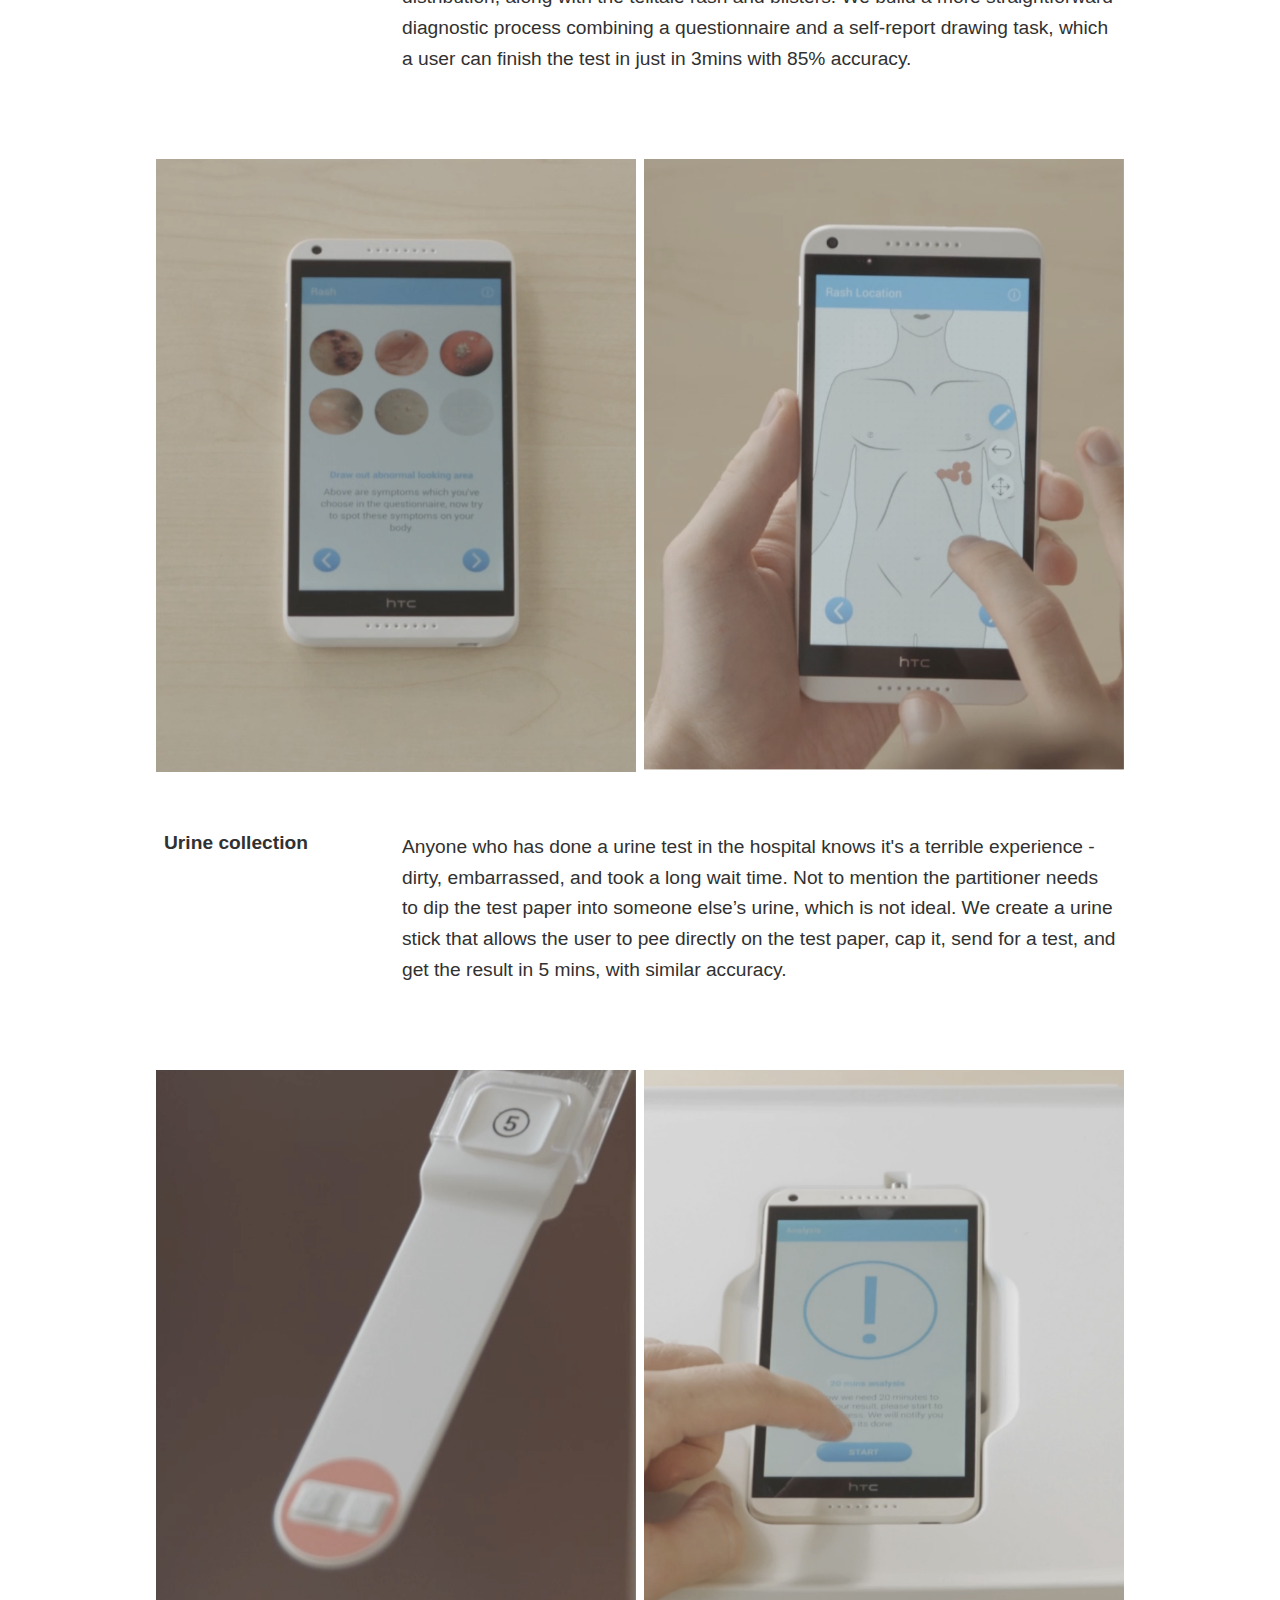
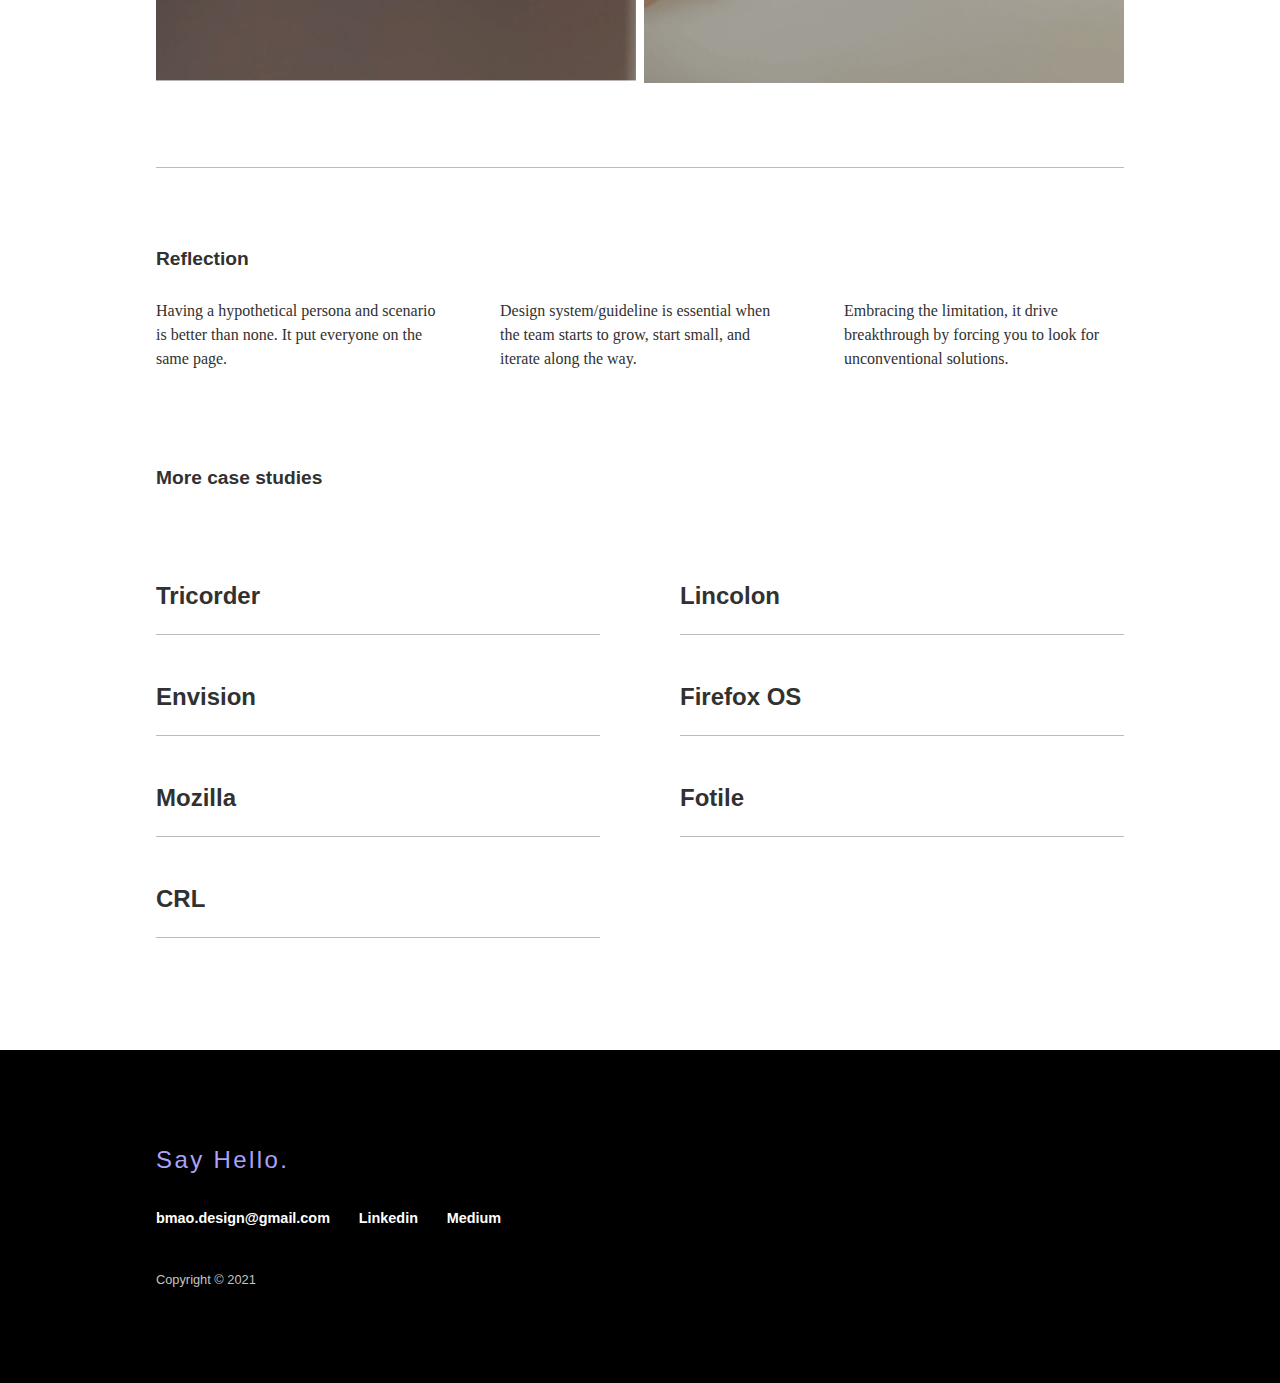
<file: case_xprize.html>
<!Doctype html>
<html lang="en">
    <head>
        <meta charset="UTF-8">
        <meta name="viewport" content="width=device-width, initial-scale=1.0">
        <title>Bryant Mao</title>
        <link rel="stylesheet" href="styles.css">
        <script src="script.js" defer></script>
    </head>
    <body>
        <!-- this is the bav bar -->
        <nav class="nav-main">
            <div class="nav-main__title">
                <a href="index.html">BRYANT MAO</a>
            </div>
            <a href="#" class="toggle-button">
                <span class="bar"></span>
                <span class="bar"></span>
                <span class="bar"></span>
            </a>
            <div class="nav-main__links">
                <ul>
                    <li><a href="index.html">Works</a></li>
                    <li><a href="about.html">About</a></li>
                </ul>
            </div>
        </nav>
        <!-- here is the main content -->
        <button onclick="topFunction()" id="top">^</button>
        <div class="page-wrap">
            <!-- here is case head -->
            <section class="case-head section-wrap--flex3">
                <div class="case-head__client flex3-box1">
                    <h1 id="xprize">X-PRIZE</h1>
                </div>
                <div class="case-head__title flex3-box2">
                    <h1 class=>Prototyping the Future of Personal Healthcare
                    </h1>
                    <p>Interaction Design,  Industrial design</p>
                </div>
            </section>
            <section class="case-heroshot section-wrap--wide">
                <div class="case-heroshot__image wrap1-box1">
                    <img class="hero-image" src="image/tricoder/hero_image.png">
                </div>
            </section>
            <section class="case-intro section-wrap--normal">
                <div class="case-intro__text wrap2-box1">
                    <h2>In 2012, Xprize launched the Qualcomm Tricorder XPRIZE, a $10 million global competition to incentivize innovation in personal healthcare. The mobile company HTC see the chance to use its technology to make health more accessible. The question is, how might we bring the bulky health devices and know-how into people's daily life?</h2>
                </div>
            </section>
            <section class="case-image section-wrap--normal">
                <div class="case-image__image wrap2-box1">
                    <img class="large-image" src="image/tricoder/intro_image.png">
                </div>
            </section>
            <section class="divider section-wrap--normal">
                <div class="divider--thin wrap2-box1"></div>
            </section>
            <!-- here is challenge -->
            <section class="challenge section-wrap--flex2">
                <div class="challenge__title flex2-box1">
                    <h2 class="sec-title">Challenge</h2>
                </div>
                <div class="challenge__text flex2-box2">
                    <p class="sec-text">Today, very few methods exist for consumers to receive direct medical care without seeing a healthcare professional at a clinic or hospital, creating an access bottleneck. In 2012, the Xprize Foundation launched the competition 'Qualcomm Tricorder,' which aims to stimulate innovation of precision diagnostics that empower individuals to make informed health decisions in their daily lives. </p>
                    <p class="sec-text">As a Taiwan electronics company, HTC sees the opportunity to combine its core technology and the local medical and R&D resources to tackle the challenge while unlocking growth in the new market. In this project, I lead a UX team to collaborate with people across disciplines. To research, design, and build the system from strategy to the prototype's launch.</p>
                </div>
            </section>
            <!-- here is approach -->
            <section class="approach section-wrap--dark">
                <div class="section-wrap--normal">
                    <div class="flex-wrap1--dark">
                        <div class="approach__title flex-wrap1-box1">
                            <h2 class="sec-title-dark">Approach</h2>
                        </div>
                        <div class="approach__text flex-wrap1-box2">
                            <h3 class="sec-subtitle-dark">Using limitation as a drive for innovation</h3>
                            <p class="sec-text-dark">The message of the challenge is clear: to accurately capture 13 conditions and five real-time vital signs in the 72hrs test period via a system that is no more than 5 pounds. What's unclear is the complexity of the challenge, so we kickstart our exploration into three areas: the user's needs, the disease know-how, and technology possibility. </p>
                            <p class="sec-text-dark">By collaborating with physicians and research labs, we build prototypes in different fidelity to probe user scenarios, uncover new diagnostic methods and validate test accuracy. The limitation forces the team to think out of the box and bring unconventional solutions through the iterative cycles. The result is an integrated diagnostic system that blends digital and physical touchpoints, with proof of delightfulness and effectiveness from the real patients.</p>
                        </div>
                    </div>
                    <button type="button" class="collapsible">See full approach +</button>
                    <!-- start of expand seciton-->
                    <div class="content">
                        <!-- divider -->
                        <section class="divider section-wrap--normal">
                            <!-- <div class="divider--thin wrap2-box1"></div> -->
                        </section>
                        <!-- content -->
                        <div class="flex-wrap1--dark">
                            <div class="approach__title flex-wrap1-box1">
                                <h2 class="sec-title-dark">Research</h2>
                            </div>
                            <div class="approach__text flex-wrap1-box2">
                                <h3 class="sec-subtitle-dark">Sympathizing user scenarios and needs</h3>
                                <p class="sec-text-dark">Since anyone can use the system without healthcare workers' help, we need to explore different scenarios regardless of their health condition and technology familiarity. With limited access to our users, we interview people with a similar profile, build persona and user journey based on the guidelines. As the insights unfold, a few needs is clear for the team to focus on.</p>
                                <div class="insight-box">
                                    <p>Fast and straightforward: A user might feel severe pain without technical know-how. The test flow must be simple enough for them to process quickly.</p>
                                    <p>Compact and Comfortable: A user might bring the system with them all the time during the 72hrs test period. The system must be packed and comfortable wearing.</p>
                                    <p>Skip Anytime: A user might be doing any activities (ex. cooking, working, traveling) while conducting the test. The diagnostic process should be able to pause at any given time.</p>
                                </div>
                            </div>
                            <section class="highlight section-wrap--dark-wide">
                                <div class="hightlight__image grid-image">
                                    <div class="img-warp grid-image__main">
                                        <img src="image/tricoder/research01.png">
                                    </div>
                                </div>
                            </section>
                        <!-- content -->
                        <div class="flex-wrap1--dark">
                            <div class="approach__title flex-wrap1-box1">
                                <h2 class="sec-title-dark">Research</h2>
                            </div>
                            <div class="approach__text flex-wrap1-box2">
                                <h3 class="sec-subtitle-dark">Learning diagnostic knowhow from the best practice</h3>
                                <p class="sec-text-dark">To build a robust diagnostic system, we partner with two top medical centers in Taiwan (NTUH and CGH) to deep dive into each target disease. We interview doctors to learn about the symptoms, cause, and treatment while observing how they applied the diagnostic skills if conditions permitted. </p>
                                <p class="sec-text-dark">To quickly identify the potential conditions and avoid unnecessary tests, we also work with Dr. Andrew from Massachusetts General Hospital to develop a quick screening method inspired by the triage approach used in the emergency room.</p>
                            </div>
                            <section class="highlight section-wrap--dark-wide">
                                <div class="hightlight__image grid-image">
                                    <div class="img-warp grid-image__sub">
                                        <img src="image/tricoder/research02.png">
                                    </div>
                                    <div class="img-warp grid-image__sub">
                                        <img src="image/tricoder/research03.png">
                                    </div>
                                </div>
                            </section>
                        </div>
                        <!-- content -->
                        <div class="flex-wrap1--dark">
                            <div class="approach__title flex-wrap1-box1">
                                <h2 class="sec-title-dark">Research</h2>
                            </div>
                            <div class="approach__text flex-wrap1-box2">
                                <h3 class="sec-subtitle-dark">Explore emerging technology with research labs</h3>
                                <p class="sec-text-dark">The 5-pound limitation required very different technology from the conventional one. So we collaborate with the leading research labs (NTU, NCU, NTHU, NCKU) in Taiwan to explore and collect cutting-edge technology from Lab-on-a-chip devices to data processing algorithms to reduce the size of the final solution massively. We then evaluate the trade-offs of each technology with engineers, build prototypes to study the impacts on experience and effectiveness, and finally identify a set of candidate as the building blocks of the system.</p>
                            </div>
                            <section class="highlight section-wrap--dark-wide">
                                <div class="hightlight__image grid-image">
                                    <div class="img-warp grid-image__sub">
                                        <img src="image/tricoder/research04.png">
                                    </div>
                                    <div class="img-warp grid-image__sub">
                                        <img src="image/tricoder/research05.png">
                                    </div>
                                </div>
                            </section>
                        </div>
                        <!-- content -->
                        <div class="flex-wrap1--dark">
                            <div class="approach__title flex-wrap1-box1">
                                <h2 class="sec-title-dark">Design</h2>
                            </div>
                            <div class="approach__text flex-wrap1-box2">
                                <h3 class="sec-subtitle-dark">Defining the diagnose strategy and approach</h3>
                                <p class="sec-text-dark">With a holistic understanding of the user, disease, and technology, we are ready to build the system from the ground up. To ensure we don't work in silos, we first identify a high-level diagnostic flow from symptom screening to diagnose reports. We then discussed what medium is suitable to run each diagnosis.</p>
                                <p class="sec-text-dark">Considering mobility and usability, we land on a mobile app with four gadgets equipped with biosensors (Vital sign, Fluidic, Image, and Breath). The app will be a central agent to help the user learn the gadgets and walk them through the diagnostic journey.</p>
                            </div>
                            <section class="highlight section-wrap--dark-wide">
                                <div class="hightlight__image grid-image">
                                    <div class="img-warp grid-image__main">
                                        <img src="image/tricoder/design01.png">
                                    </div>
                                </div>
                            </section>
                        </div>
                        <!-- content -->
                        <div class="flex-wrap1--dark">
                            <div class="approach__title flex-wrap1-box1">
                                <h2 class="sec-title-dark">Design</h2>
                            </div>
                            <div class="approach__text flex-wrap1-box2">
                                <h3 class="sec-subtitle-dark">Explore the gadget: do what the mobile can’t do</h3>
                                <p class="sec-text-dark">The 5-pound limitation and development cost force us to minimize the gadgets with only essential parts that mobile devices can not replace, such as high-resolution cameras and electrical probes. With the engineer's help, we build prototypes to explore and validate the form factor and tech feasibility and continue the iteration until a solution emerged that balancing usability, feasibility, and aesthetics.</p>
                            </div>
                            <section class="highlight section-wrap--dark-wide">
                                <div class="hightlight__image grid-image">
                                    <div class="img-warp grid-image__main">
                                        <img src="image/tricoder/design02.png">
                                    </div>
                                </div>
                            </section>
                        </div>
                        <!-- content -->
                        <div class="flex-wrap1--dark">
                            <div class="approach__title flex-wrap1-box1">
                                <h2 class="sec-title-dark">Design</h2>
                            </div>
                            <div class="approach__text flex-wrap1-box2">
                                <h3 class="sec-subtitle-dark">Mapped out the app flows and structure</h3>
                                <p class="sec-text-dark">As the gadget feature stablized, we host a 3-day workshop to map out all the mini flows and interactions for the 13 conditions diagnostic and five real-time vital signs monitoring. Considering a non-tech savvy user needs to complete a considerable amount of tasks in a given period. The team strives to simplify the app structure by reducing layers and using a step-by-step model to minimize the navigation hurdle. We also develop a design language to ensure the experience is consistent across digital and physical.</p>
                            </div>
                            <section class="highlight section-wrap--dark-wide">
                                <div class="hightlight__image grid-image">
                                    <div class="img-warp grid-image__main">
                                        <img src="image/tricoder/design03.png">
                                    </div>
                                </div>
                                <div class="hightlight__image grid-image">
                                    <div class="img-warp grid-image__main">
                                        <img src="image/tricoder/design04.png">
                                    </div>
                                </div>
                            </section>
                        </div>
                        <!-- content -->
                        <div class="flex-wrap1--dark">
                            <div class="approach__title flex-wrap1-box1">
                                <h2 class="sec-title-dark">Testing</h2>
                            </div>
                            <div class="approach__text flex-wrap1-box2">
                                <h3 class="sec-subtitle-dark">Iterating toward a delightful and robust experience</h3>
                                <p class="sec-text-dark">Can the system really help people to monitor their health with a delightful experience and full accuracy? This is the question we keep asking ourselves throughout the design journey. To answer the question, we work with QAs, Doctors, and the Xprize crew, conducting tests in different stages from concept validation to usability testing.</p>
                                <h3 class="sec-subtitle-dark">Dogfooding</h3>
                                <p class="sec-text-dark">Along the development cycle, we keep sending out working prototypes to our colleagues and their families and invite them to play with the system and report if they have any problems or ideas along the journey. The simple act helps us uncover many bugs and edge cases, such as battery burnout and connection problems, enabling the system to be more stable and comprehensive.</p>
                                <h3 class="sec-subtitle-dark">IRB Test</h3>
                                <p class="sec-text-dark">For disease using the new diagnosis method like shingles and COPD, we conduct IRB tests in the clinic by inviting patients to use the system to test their condition and compare results with the conventional one. While the test goal was primarily focused on diagnosis accuracy, we also discovered several pain points and opportunities to further improve the experience by observing from the side.</p>
                            </div>
                            <section class="highlight section-wrap--dark-wide">
                                <div class="hightlight__image grid-image">
                                    <div class="img-warp grid-image__sub">
                                        <img src="image/tricoder/testing01.png">
                                    </div>
                                    <div class="img-warp grid-image__sub">
                                        <img src="image/tricoder/testing02.png">
                                    </div>
                                    <div class="img-warp grid-image__main">
                                        <img src="image/tricoder/testing03.png">
                                    </div>
                                </div>
                            </section>
                        </div>
                        <!-- content -->
                        <div class="flex-wrap1--dark">
                            <div class="approach__title flex-wrap1-box1">
                                <h2 class="sec-title-dark">Testing</h2>
                            </div>
                            <div class="approach__text flex-wrap1-box2">
                                <h3 class="sec-subtitle-dark">Remote User Testing</h3>
                                <p class="sec-text-dark">Before submission, the Xprize Foundation offers every team a chance to test their system and get feedback from the actual user. There are 5 participants in this test who are U.S citizens, mixed demographic and have one or more of the 13 target conditions (including the absence of disease). We observe the test session remotely and ask follow-up questions. We also study the system logs and experience scoresheet to spot the area of improvement for the final iteration.​</p>
                                <div class="insight-box">
                                    <p>Instruction is clear enough for the participant to conduct test without any helps.</p>
                                    <p>Participants is suprised by the novelty and simplicity of the new test method.</p>
                                    <p>Participant like to see more life implication in the health education section.</p>
                                </div>
                            </div>
                            <section class="highlight section-wrap--dark-wide">
                                <div class="hightlight__image grid-image">
                                    <div class="img-warp grid-image__sub">
                                        <img src="image/tricoder/testing04.png">
                                    </div>
                                    <div class="img-warp grid-image__sub">
                                        <img src="image/tricoder/testing05.png">
                                    </div>
                                </div>
                            </section>
                        </div>
                    </div>
                    <!-- end of expand seciton-->
                </div>
            </section>
            <!-- here is quote -->
            <section class="quote section-wrap--normal">
                <div class="wrap2-box1">
                    <h4 class="quote__text">“The instruction is very clear, I feel confident to use the system. I think it really makes a impact to the healthcare.”</h4>
                    <p class="quote__name">Participant 2</p>
                    <p class="quote__job">San Diego, CA</p>
                </div>
            </section>
            <section class="divider section-wrap--normal">
                <div class="divider--thin wrap2-box1"></div>
            </section>
            <!-- here is outcome -->
            <section class="outcome section-wrap--flex2">
                <div class="outcome__title flex2-box1">
                    <h2 class="sec-title">Outcome</h2>
                </div>
                <div class="outcome__text flex2-box2">
                    <p class="sec-text">The final system’s submission wins the 2nd place of Xprize from 300+ teams worldwide, with high scores on both user experience and diagnostic accuracy. Several breakthroughs of the test method also lead to patents in both medical and engineering. The accumulated know-how also set a foundation for the team to build other healthcare products, such as drug reminder and cancer patient management.</p>
                </div>
            </section>
            <section class="divider section-wrap--normal">
                <div class="divider--thick wrap2-box1"></div>
            </section>
            <!-- here is final design -->
            <section class="final-design section-wrap--flex2">
                <div class="final-design__title flex2-box1">
                    <h2 class="sec-title">Final design</h2>
                </div>
                <div class="final-design__text flex2-box2">
                    <p class="sec-text">After 18 months of endeavor, we finally launched the prototype. An all-in-one diagnostic system under 5 pounds can capture 13 conditions and five vital signs in real-time. It consists of a mobile app and four distinct gadgets, each responsible for covering different diseases. For each disease, we crafted an interactive test flow based on the method and requirement. All the elements were tight into a neat, future-looking health kit, which aims to attract people to rethink personal health by helping them stay informed and make sensible decisions on their health.</p>
                    <ul class="sec-list">
                        <li>01. All-in-one health kits</li>
                        <li>02. Fool-proof interaction</li>
                        <li>03  Innovative Test method</li>
                    </ul>
                </div>
            </section>
            <section class="divider section-wrap--normal">
                <div class="divider--thin wrap2-box1"></div>
            </section>
            <!-- here is highlight 1-->      
            <section class="highlight section-wrap--flex2">
                <div class="highlight__title flex2-box1">
                    <h2>01</h2>
                </div flex2-box2>
                <div class="highlight__title flex2-box2">
                    <h2>All-in-one health kits</h2>
                </div>
            </section>
            <section class="highlight section-wrap--flex2">
                <div class="highlight__title flex2-box1">
                    <h3 class="sec-title">Build for portability</h3>
                </div>
                <div class="highlight__text flex2-box2">
                    <p class="sec-text">One primary cause that stops people from accessing healthcare is that the health devices are simply too bulky to move around. We put all our efforts into shrinking and integrating the diagnose devices, allowing any health worker or patient to bring it to the anyplace to run the diagnostic without losing accuracy.</p>
                </div>
            </section>
            <section class="highlight section-wrap--normal">
                <div class="hightlight__image grid-image">
                    <div class="img-warp grid-image__main">
                        <img src="image/tricoder/highlight01-01.png">
                    </div>
                </div>
            </section>
            <section class="highlight section-wrap--flex2">
                <div class="highlight__subtitle flex2-box1">
                    <h3 class="sec-title">Comfort and Discreet</h3>
                </div>
                <div class="highlight__text flex2-box2">
                    <p class="sec-text">No one wants to seem stupid, even when conducting a medical test. So we made the gadgets as discreet and comfortable as possible and reduced the required time and frequency. The non-intrusive looking also encourage people to try or even proud to wear it.</p>
                </div>
            </section>
            <section class="highlight section-wrap--normal">
                <div class="hightlight__image grid-image">
                    <div class="img-warp grid-image__main">
                        <img src="image/tricoder/highlight01-02.png">
                    </div>
                </div>
            </section>
            <section class="divider section-wrap--normal">
                <div class="divider--thin wrap2-box1"></div>
            </section>
             <!-- here is highlight 2-->
             <section class="highlight section-wrap--flex2">
                <div class="highlight__title flex2-box1">
                    <h2>02</h2>
                </div>
                <div class="highlight__title flex2-box2">
                    <h2>Fool-proof interaction</h2>
                </div>
            </section>
            <section class="highlight section-wrap--flex2">
                <div class="highlight__subtitle flex2-box1">
                    <h3 class="sec-title">Speedy triage</h3>
                </div>
                <div class="highlight__text flex2-box2">
                    <p class="sec-text">No one wants to go through all 13 tests to identify their conditions. so we design a screening questionnaire based on the ER triage strategy. By analyzing the reported symptom set’s risk factors, a user is expected to do less than three diagnostic tests to identify their conditions by answering a few inquiries.</p>
                </div>
            </section>
            <section class="highlight section-wrap--normal">
                <div class="hightlight__image grid-image">
                    <div class="img-warp grid-image__main">
                        <img src="image/tricoder/highlight02-01.png">
                    </div>
                </div>
            </section>
            <section class="highlight section-wrap--flex2">
                <div class="highlight__subtitle flex2-box1">
                    <h3 class="sec-title">Personalize test plan</h3>
                </div>
                <div class="highlight__text flex2-box2">
                    <p class="sec-text">Without the health knowledge of each condition, it is difficult for the user to set up the test plan without worries what might goes wrong. We build the homepage as an agent to help them navigate through the test based on their conditions and lifestyles. The system will notify when to conduct which test, while keeping the user informed of their test results.</p>
                </div>
            </section>
            <section class="highlight section-wrap--normal">
                <div class="hightlight__image grid-image">
                    <div class="img-warp grid-image__main">
                        <img src="image/tricoder/highlight02-02.png">
                    </div>
                </div>
            </section>
            <section class="highlight section-wrap--flex2">
                <div class="highlight__subtitle flex2-box1">
                    <h3 class="sec-title">Step-by-step guidance</h3>
                </div>
                <div class="highlight__text flex2-box2">
                    <p class="sec-text">Considering the novelty and various user types, we strive to make the system as fool-proof as possible. We broke each diagnostic flow into five sections: 1) Intro, 2) Tutorial, 3) Setup 4) Test 5) Result and education. The step-by-step guidance helps the user focus on one thing at a time, finish the test smoothly even without any medical or technical know-how.</p>
                </div>
            </section>
            <section class="highlight section-wrap--normal">
                <div class="hightlight__image grid-image">
                    <div class="img-warp grid-image__main">
                        <img src="image/tricoder/highlight02-03.png">
                    </div>
                </div>
            </section>
            <section class="divider section-wrap--normal">
                <div class="divider--thin wrap2-box1"></div>
            </section>
            <!-- here is highlight3 -->
            <section class="highlight section-wrap--flex2">
                <div class="highlight__title flex2-box1">
                    <h2>03</h2>
                </div>
                <div class="highlight__title flex2-box2">
                    <h2>Innovative Test method</h2>
                </div>
            </section>
            <section class="highlight section-wrap--flex2">
                <div class="highlight__subtitle flex2-box1">
                    <h3 class="sec-title">Shingles</h3>
                </div>
                <div class="highlight__text flex2-box2">
                    <p class="sec-text">Traditionally, Shingles required a doctor to diagnose based on the history of pain distribution, along with the telltale rash and blisters. We build a more straightforward diagnostic process combining a questionnaire and a self-report drawing task, which a user can finish the test in just in 3mins with 85% accuracy.</p>
                </div>
            </section>
            <section class="highlight section-wrap--normal">
                <div class="hightlight__image grid-image">
                    <div class="img-warp grid-image__sub">
                        <img src="image/tricoder/highlight03-01.png">
                    </div>
                    <div class="img-warp grid-image__sub">
                        <img src="image/tricoder/highlight03-02.png">
                    </div>
                </div>
            </section>
            <section class="highlight section-wrap--flex2">
                <div class="highlight__subtitle flex2-box1">
                    <h3 class="sec-title">Urine collection</h3>
                </div>
                <div class="highlight__text flex2-box2">
                    <p class="sec-text">Anyone who has done a urine test in the hospital knows it's a terrible experience - dirty, embarrassed, and took a long wait time. Not to mention the partitioner needs to dip the test paper into someone else’s urine, which is not ideal. We create a urine stick that allows the user to pee directly on the test paper, cap it, send for a test, and get the result in 5 mins, with similar accuracy.</p>
                </div>
            </section>
            <section class="highlight section-wrap--normal">
                <div class="hightlight__image grid-image">
                    <div class="img-warp grid-image__sub">
                        <img src="image/tricoder/highlight03-03.png">
                    </div>
                    <div class="img-warp grid-image__sub">
                        <img src="image/tricoder/highlight03-04.png">
                    </div>
                </div>
            </section>
            <section class="divider section-wrap--normal">
                <div class="divider--thin wrap2-box1"></div>
            </section>
            <section class="reflection section-wrap--normal">
                <div class="reflection__title">
                    <h2 class="sec-title">Reflection</h2>
                </div>
                <div class="reflection__text grid-text">
                    <div class="text-wrap">
                        <p class="sec-text--2">Having a hypothetical persona and scenario is better than none. It put everyone on the same page.</p>
                    </div>
                    <div class="text-wrap">
                        <p class="sec-text--2">Design system/guideline is essential when the team starts to grow, start small, and iterate along the way.​</p>
                    </div>
                    <div class="text-wrap">
                        <p class="sec-text--2">Embracing the limitation, it drive breakthrough by forcing you to look for unconventional solutions.</p>
                    </div>
                </div>
            </section>
            <section class="more-case">
                <div class="more-case__title section-wrap--normal">
                    <h2 class="sec-title">More case studies</h2>
                </div>
                <div class="more-case__links section-wrap--normal">
                    <div class="grid-case">
                        <div
                        class="link-wrap">Tricorder</div>
                        <div class="link-wrap">Lincolon</div>
                        <div class="link-wrap">Envision</div>
                        <div class="link-wrap">Firefox OS </div>
                        <div class="link-wrap">Mozilla</div>
                        <div class="link-wrap">Fotile</div>
                        <div class="link-wrap">CRL</div>
                    </div>
                </div>
            </section>
            <footer class="footer-main section-wrap--dark">
                <div class="section-wrap--normal flex-footer">
                  <h3 class="footer-main__title">Say Hello.</h3>
                  <div class="footer-main__links">
                      <a href="mailto:bmao.design@gmail.com" target="_blank"
                          >bmao.design@gmail.com</a>
                      <a href="https://www.linkedin.com/in/bryantmao/" target="_blank"
                          >Linkedin</a>
                      <a href="https://medium.com/@bryantmao_97569" target="_blank"
                          >Medium</a>
                  </div>
                  <p class="caption--dark1"> Copyright © 2021</p>
                </div>
            </footer>
        </div>
    </body>
</html>
</file>
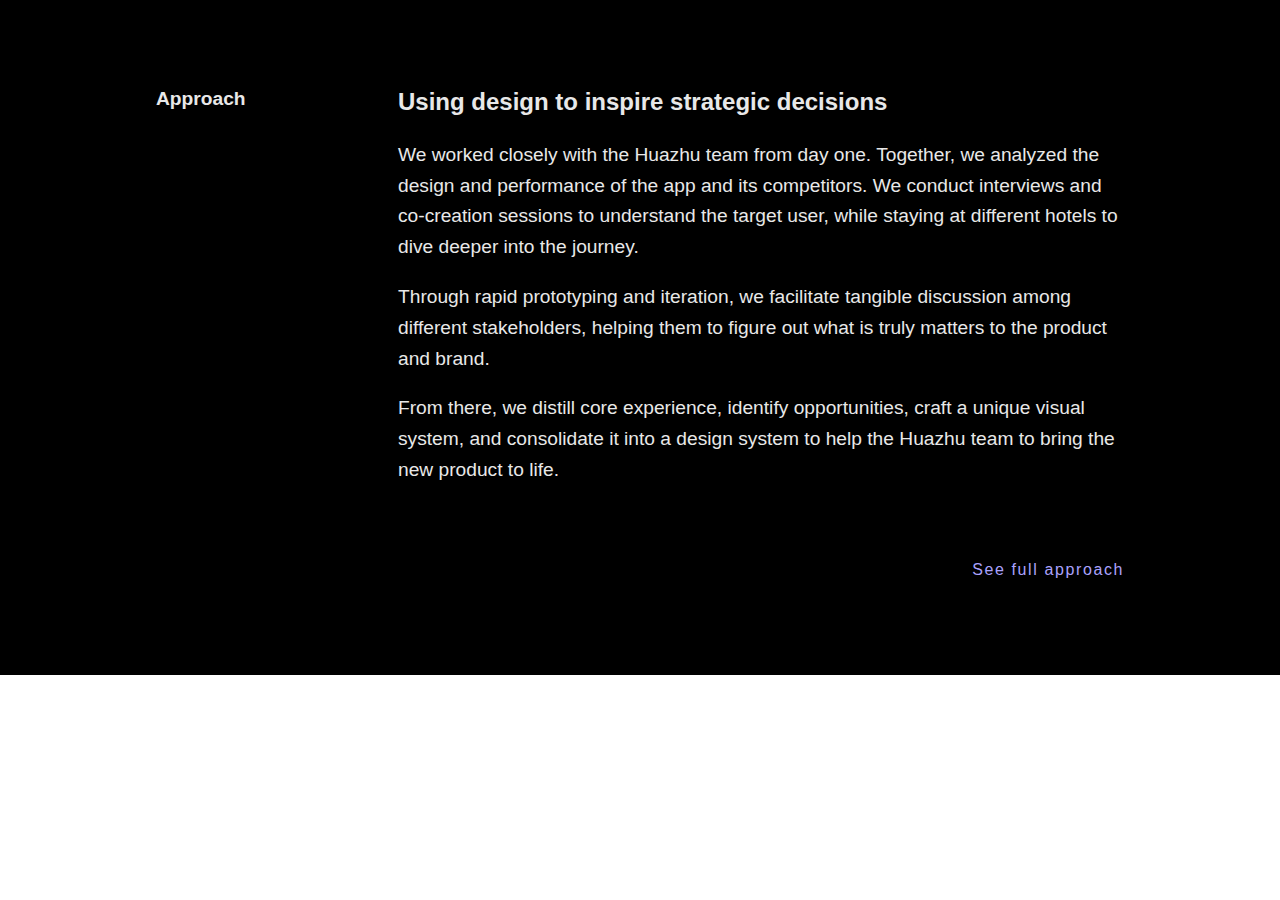
<file: test.html>
<!Doctype html>
<html lang="en">
    <head>
        <meta charset="UTF-8">
        <meta name="viewport" content="width=device-width, initial-scale=1.0">
        <title>Bryant Mao</title>
        <script src="test.js" defer></script>
        <link rel="stylesheet" href="test.css">
    </head>
    <body>
        <section class="approach section-wrap--dark">
            <div class="section-wrap--normal">
                <div class="flex-wrap1--dark">
                    <div class="approach__title flex-wrap1-box1">
                        <h2 class="sec-title-dark">Approach</h2>
                    </div>
                    <div class="approach__text flex-wrap1-box2">
                        <h3 class="sec-subtitle-dark">Using design to inspire strategic decisions</h3>
                        <p class="sec-text-dark">We worked closely with the Huazhu team from day one. Together, we analyzed the design and performance of the app and its competitors. We conduct interviews and co-creation sessions to understand the target user, while staying at different hotels to dive deeper into the journey. </p>
                        <p class="sec-text-dark">Through rapid prototyping and iteration, we facilitate tangible discussion among different stakeholders, helping them to figure out what is truly matters to the product and brand.</p>
                        <p class="sec-text-dark">From there, we distill core experience, identify opportunities, craft a unique visual system, and consolidate it into a design system to help the Huazhu team to bring the new product to life.</p>
                    </div>
                </div>
                <button type="button" class="collapsible">See full approach</button>
                <div class="content">
                    <!-- divider -->
                    <section class="divider section-wrap--normal">
                        <div class="divider--thin wrap2-box1"></div>
                    </section>
                    <!-- content -->
                    <div class="flex-wrap1--dark">
                        <div class="approach__title flex-wrap1-box1">
                            <h2 class="sec-title-dark">Kickoff</h2>
                        </div>
                        <div class="approach__text flex-wrap1-box2">
                            <h3 class="sec-subtitle-dark">Bridging the gaps between silos</h3>
                            <p class="sec-text-dark">Since the app is own by different business units, we kicked off the project by conducting a series of internal interviews to understand the needs, interests, and expectations from all leaderships and functional teams, including product, sales, service, and brand. </p>
                            <p class="sec-text-dark">We audit the app to breakdown the major features while analyzing data from the current design and its competitors to learn what has been tried and how they perform. These efforts help us to onboard quickly and gather consensus on key areas for the design to explore down the line.</p>
                        </div>
                        <section class="highlight section-wrap--normal">
                            <div class="hightlight__image grid-image">
                                <div class="img-warp grid-image__sub">
                                    <img src="image/huazhu/highlights2_02.png">
                                </div>
                                <div class="img-warp grid-image__sub">
                                    <img src="image/huazhu/highlights2_03.png">
                                </div>
                            </div>
                        </section>
                    </div>
                </div>
            </div>
        </section>
    </body>
</html>
</file>
<file: styles.css>
* {
    box-sizing: border-box;
    font-family: 'Open Sans', sans-serif;
    color: #313131;
    margin: 0;
    padding: 0;
}

/* 
section-normal
    no flex, just wrap box
    use in case, about and index

section-warp--flex1
    2 flex box, ratio 1/1
    use in about

section-wrap--flex2
    2 flex box, ratio 1/2
    use in case 

section-wrap--flex3
    2 flex box, ratio 1/2
    use in case head 

section-wrap--flex2-dark
    2 flex box, ratio 1/2
    use in case head 

section-normal--dark
    no flex, just wrap box
    use in case, about and index
*/


/* here is nav bar */

.nav-main {
    display: flex;
    justify-content: space-between;
    align-items: center;
    /* background-color: antiquewhite; */
    color:black;
    max-width: 1000px;
    margin: 0 auto;
    padding-top: 1em;
}

.nav-main__title {
    font-size: 1em;
    margin: 1em;
}

.nav-main__title a {
    text-decoration: none;
    letter-spacing: .2em;
}

.nav-main__links ul {
    display: flex;
}

.nav-main__links li {
    list-style: none;
    font-size: .9em;
}

.nav-main__links a {
    text-decoration: none;
    padding: 1em 2em;
    display: block;
}

.nav-main__links a:hover {
    color: #594CF9;
}

.toggle-button {
    position: absolute;
    top: 2rem;
    right: 1.5rem;
    display: none;
    flex-direction: column;
    justify-content: space-between;
    width: 20px;
    height: 20px;
}

.toggle-button .bar {
    height: 2px;
    width: 100%;
    color: black;
    border-radius: 10px;
    background-color:black
}

@media (max-width: 400px) {
    .toggle-button {
        display: flex;
    }
    
    .nav-main__links {
        display: none;
        width: 100%;
        margin-top: 2em;
    }

    .nav-main {
        flex-direction: column;
        align-items: flex-start;
    }

    .nav-main__links ul {
        flex-direction: column;
        width: 100%;
        text-align: center;
    }

    .nav-main__links a{
        /* background-color: blue; */
        align-items: center;
        padding: 2em;
    }

    .nav-main__links.active {
        display:flex;
    }
}

.page-wrap {
    margin: 0 auto;
}

/* here is the about */

.section-wrap--flex1 {
    display:flex;
    flex-wrap: wrap;
    justify-content: center;
    margin: 0 auto;
    padding: 1.5em;
    max-width: 1000px;
}

.flex1-box {
    width: 100%;
}

.headline__text {
    font-weight: 600;
    font-size: 1.6em;
    text-align: left;
    letter-spacing: .1em;
    margin: 2em 0 0 0;
}

.headline__text p {
    font-size: .9em;
    margin: 1em 0;
}

#headline__text--1 {
    color:#594CF9;
}

#headline__text--1::after{
    content: "\a";
    white-space: pre;
}

#headline__text--2 {
    color: #2B1F65;
}

.headline__image {
    margin: 1.5em 0;
    width: 100%;
    background-color: white;
}

.content-wrap--1box {
    max-width: 1000px;
    /* background-color: #AAA2FD; */
    margin: 0 auto;
}

.content-wrap--1box p {
    margin-bottom: 1em;
}

@media (min-width:700px) {
    .flex1-box {
        width: 50%;
    }
}

/* here is the breakline */

.hr--thin {
    max-width: 1000px;
    margin: 1em auto;
    border-top: 0.5px solid #E8E8E8;
}

.flex1-box h2{
    margin: 1em 0;
    font-size: 1em;
}

.flex1-box li{
    list-style-type: none;
    margin-bottom: .5em;
    font-size: .9em;
}

.gap--1 {
    height: 3em;
}

/* here is the footer */


.footer-main__title {
    font-weight: 500;
    font-size: 1.5em;
    letter-spacing: .1em;
    color: #AAA2FD;
    margin-bottom: 1.5em;
}

.footer-main__links {
    display: flex;
    flex-direction: column;
    margin-bottom: 2em;
}

.footer-main__links a {
    text-decoration: none;
    color: white;
    margin-bottom: 1em;
    margin-right: 2em;
    font-size: .9em;
    font-weight: 600;
}

.caption--dark1 {
    color: #C4C4C4;
    font-size: .8rem;
    font-weight: 400;
}

@media (min-width:700px) {
    .footer-main__links {
        flex-direction: row;
        margin-right: 4em;
    }
}

/* here is home page */

.section-warp {
    margin:0 auto;
    padding: 1em 1em;
    max-width: 1000px;
}

.purple-text1 {
    color: #2B1F65;
}

.purple-text2 {
    color:#594CF9;
}

.grid {
    display: grid;
    grid-gap: 1em;
    grid-template-columns: 1fr;
    margin-bottom: 3em;
}


.grid a {
    text-decoration: none;
}

.case-card__image-warp {
    width: 100%;
    overflow: hidden;
}

.case-card__image-warp img {
    width: 100%;
    object-fit: cover;
}

.case-card__image-warp img:hover {
    transform: scale(1.1);
    transition: transform 0.5s;
}

.case-card h3 {
    margin: 1em 0 .2em 0;
    font-size: .8em;
}

.case-card p{
    font-size: .8em;
}

@media (min-width: 700px){
    .headline__text {
        font-weight: 600;
        font-size: 2.2em;
        margin: 3em 0 1em 0;
        letter-spacing: .2em;
    }

    .grid {
        grid-gap: 3em 1em;
        grid-template-columns: 1fr 1fr;
        margin-bottom: 5em;
    }
}

/* here is case page */

.section-wrap--flex3 {
    display:flex;
    flex-wrap: wrap;
    justify-content: center;
    margin: 0 auto;
    padding: 3em 1.5em 2em 1.5em;
    max-width: 1000px;
}

.flex3-box1 {
    width: 100%;
}

.flex3-box2 {
    width: 100%;
}

.case-head__client h1 {
    font-weight: 600;
    font-size: 1.2em;
    color: #3018A6;
    margin-bottom: .5em;
    text-transform: uppercase;
}

.case-head__title h1 {
    font-weight: 500;
    font-size: 2em;
    color: #000000;
    margin-bottom: .5em;
}

.case-head__title p {
    font-weight: 500;
    font-size: .9em;
    color: #000000;
    margin-bottom: 1em;
}

@media (min-width: 700px){
    
    .section-wrap--flex3 {
        padding: 8em 1.5em 2em 1.5em;
    }

    .flex3-box1 {
        width: 25%;
    }
    
    .flex3-box2 {
        width: 75%;
    }

    .case-head__client h1 {
        /* margin-right: 2em; */
        margin-top: .5em;
        font-size: 1.5em;
        font-weight: 600;
        letter-spacing: .1em;
    }

    .case-head__title h1 {
        font-size: 2.5em;
        font-weight: 500;
        letter-spacing: .1em;
    }

    .case-head__title p {
        font-size: 1em;
    }
}

/* case hero image */

.wrap1-box1 {
    width: 100%;
    overflow: hidden;
}

.wrap1-box1 img {
    width: 100%;
    object-fit: cover;
}

/* case intro */

.section-wrap--normal {
    padding: 1em 1em;
    max-width: 1000px;
    margin: 0 auto;
}

.wrap2-box1 {
    margin: 0 auto;
    width: 100%;
    overflow: hidden;
}

.wrap2-box1 h2 {
    font-size: 1em;
    line-height: 1.5em;
    font-weight: 600;
    margin: 1em 1em;
}

@media (min-width: 700px) {
    .section-wrap--normal {
        padding: 2em 1em;
    }

    .wrap2-box1 h2 {
        font-size: 1.3em;
        line-height: 1.5em;
        font-weight: 400;
    }
}

/* case intro image */

.wrap2-box1 img {
    width: 100%;
    object-fit: cover;
}

/* divider */

.divider--thin {
    border-top: 1px solid #bbb;
    margin: 1em 0;
}

.divider--thick {
    border-top: 3px solid black;
    margin: 1em 0;
}

/* challenge */

.section-wrap--flex2 {
    display:flex;
    flex-wrap: wrap;
    justify-content: center;
    margin: 0 auto;
    padding: 1.5em;
    max-width: 1000px;
}

.flex2-box1 {
    width: 100%;
    /* background-color: lightblue; */
}

.flex2-box2 {
    width: 100%;
    /* background-color:lightblue */
}

.sec-title {
    font-weight: 600;
    font-size: 1em;
    margin-bottom: 1.5em;
}

.sec-text {
    font-weight: 400;
    font-size: 1em;
    line-height: 1.5em;
    margin-bottom: 1em;
}

.sec-subtitle {
    font-weight: 600;
    font-size: 1.2em;
    margin-bottom: 1em;
}

@media (min-width: 700px) {
    
    .flex2-box1 {
        width: 25%;
    }

    .flex2-box2 {
        width: 75%;
    }
    
    .sec-title {
        /* font-weight: 600; */
        font-size: 1.2em;
        margin-bottom: 1.5em;
    }
    
    .sec-text {
        /* font-weight: 400; */
        font-size: 1.2em;
        line-height: 1.6em;
        margin-bottom: 1.5em;
    }
    
    .sec-subtitle {
        /* font-weight: 600; */
        font-size: 1.2em;
        margin-bottom: 1em;
    }
}


/* approach */

.section-wrap--dark {
    background-color: #000000;
    padding: 2em 0;
}

.flex-wrap1--dark {
    display:flex;
    flex-wrap: wrap;
    justify-content: center;
    margin: 0 auto;
    /* padding: 1.5em; */
    max-width: 1000px;
}

.section-wrap--dark-wide {
    max-width: 1000px;
    margin: 0 auto;
    margin-bottom: 3em;
}

.flex-wrap1-box1 {
    width: 100%;
    padding: 0 1em;
}

.flex-wrap1-box2 {
    width: 100%;
    padding: 0 1em;
    margin-bottom: 1em;
}

.sec-title-dark {
    /* font-weight: 600; */
    font-size: 1em;
    margin-bottom: 1.5em;
    color: #E8E8E8;
}

.sec-text-dark {
    /* font-weight: 400; */
    font-size: 1em;
    line-height: 1.6em;
    margin-bottom: 1em;
    color: #E8E8E8;
}

.sec-subtitle-dark {
    /* font-weight: 600; */
    font-size: 1.2em;
    margin-bottom: 1em;
    color: #E8E8E8;
}

.btn-expand {
    color:#AAA2FD;
    font-size: 1em;
    font-weight: 600;
    text-decoration: none;
}

.insight-box {
    margin: 2.5em 0;
    padding: 0 2em 0 2em;
    border-left: 1px solid white;

}

.insight-box p {
    color: white;
    font-size: 1em;
    line-height: 1.6em;
    margin-bottom: 1.5em;
    font-weight: 600;
}

@media (min-width: 700px) {
    
    .section-wrap--dark {
        padding: 4em 0;
    }

    .flex-wrap1-box1 {
        width: 25%;
    }

    .flex-wrap1-box2 {
        width: 75%;
    }

    .sec-title-dark {
        /* font-weight: 600; */
        font-size: 1.2em;
        margin-bottom: 1.5em;
        color: #E8E8E8;
    }
    
    .sec-text-dark {
        /* font-weight: 400; */
        font-size: 1.2em;
        line-height: 1.6em;
        margin-bottom: 2em;
    }
    
    .sec-subtitle-dark {
        /* font-weight: 600; */
        font-size: 1.5em;
        margin-bottom: 1em;
        color: #E8E8E8;
    }

    .insight-box {
        margin: 3em 0;
        padding: 0 2em 0 4em;
        border-left: 1px solid white;
    }

    .insight-box p {
        font-size: 1.2em;
        line-height: 1.6em;
        margin-bottom: 1.5em;
        font-weight: 600;
    }
}

.collapsible {
    background-color: transparent;
    color: #AAA2FD;
    cursor: pointer;
    padding: 2em 2em;
    width: 100%;
    border: none;
    border-bottom: 1px solid #AAA2FD;
    text-align: center;
    outline: none;
    font-size: .8em;
    font-weight: 600;
    letter-spacing: .2em;
    margin-bottom: 1em;
  }

.collapsible:hover {
    background-color: #262626;
    border-bottom: 3px solid #AAA2FD;
}

.content {
    overflow: hidden;
    background-color: black;
    max-height: 0;
    transition: max-height 0.5s ease-out;
}

@media (min-width: 700px) {
    .collapsible {
        font-size: 1em;
        text-align: right;
      }
}

/* quote */

.quote h4 {
    font-family: Playfair Display;
    font-weight: normal;
    font-size: 1.3em;
    line-height: 1.3em;
    text-align: center;
    margin-top: 2em;
    margin-bottom: 1em;
} 

.quote__name {
    font-weight: 600;
    font-size: 1em;
    text-align: center;
    margin-bottom: .5em;
} 

.quote__job {
    font-weight: normal;
    font-size: 1em;
    text-align: center;
} 

@media (min-width: 700px) {
    .quote h4 {
        font-size: 1.6em;
        line-height: 1.4em;
        text-align: center;
        margin-bottom: 1em;
    }
}

/* final design */

.sec-list {
    list-style-type: none;
    margin: 2em 0 1em 0;
}

.sec-list li {
    margin-bottom: 1em;
    font-weight: 700;
}

/* highlights */

.highlight__title h2 {
    font-size: 2em;
}

.grid-image {
    display: grid;
    grid-gap: .5em;
    grid-template-columns: 1fr 1fr;
}

.grid-image__main {
    grid-column: span 2;
}

.grid-image__sub {
    grid-column: span 1;
}

.img-warp {
    width: 100%;
    overflow: hidden;
}

.img-warp img {
    width: 100%;
    object-fit: cover;
}

@media (min-width:700px) {
    .highlight__title h2 {
        font-size: 3em;
        margin-bottom: 1em;
    }
}

/* reflection */


.grid-text {
    display: grid;
    grid-gap: 1em;
    grid-template-columns: 1fr;
    margin-bottom: 2em;
}

.text-wrap {
    /* background-color: #594CF9; */
}

.sec-text--2 {
    font-family: Playfair Display;
    font-size: 1em;
    line-height: 1.5em;
}

@media (min-width: 700px){
    .grid-text {
        grid-template-columns: 1fr 1fr 1fr;
        grid-gap: 4em;
    }
}

/* case links */

.grid-case {
    display: grid;
    grid-gap: 1em;
    grid-template-columns: 1fr 1fr;
    margin-bottom: 5em;
}

.link-wrap {
    font-size: 1.2em;
    font-weight: 600;
    /* background-color: #251f69; */
    padding-bottom: 1em;
    border-bottom: 1px solid #bbb;
}

.link-wrap:hover {
    font-weight: 600;
    color: #594CF9;
    border-bottom: 3px solid #594CF9;
}

@media (min-width: 700px){
    .grid-case {
        grid-gap: 3em 5em;
    }

    .link-wrap {
        font-size: 1.5em;
    }
}

/* back to top botton */

#top {
    display: none; 
    position: fixed; /* Fixed/sticky position */
    bottom: 2.5em; /* Place the button at the bottom of the page */
    right: 1em; /* Place the button 30px from the right */
    z-index: 99; /* Make sure it does not overlap */
    border: none; /* Remove borders */
    outline: none; /* Remove outline */
    background-color:#594CF9; /* Set a background color */
    color: white; /* Text color */
    cursor: pointer; /* Add a mouse pointer on hover */
    border-radius: 50px; /* Rounded corners */
    font-size: 1em; /* Increase font size */
    width: 60px;
    height: 60px;
}
  
#top:hover {
    background-color:#3018A6; /* Add a dark-grey background on hover */
}

@media (min-width:700px) {
    #top {
        bottom: 2.5em; /* Place the button at the bottom of the page */
        right: 2em; /* Place the button 30px from the right */
    }
}


/* color for brands */

#xprize {
    color: #404F9B;
}

#huazhu {
    color: #2B1F65;
}

#fotile {
    color: #000000;
}

#envision {
    color: #DA6E88;
}

#lincoln {
    color: #3E352C;
}

#content-handling {
    color: #FF473D;
}
</file>
<file: test.css>
* {
    box-sizing: border-box;
    font-family: 'Open Sans', sans-serif;
    color: #212121;
    margin: 0;
    padding: 0;
}

.section-wrap--dark {
    background-color: #000000;
    padding: 2em 0;
}

.flex-wrap1--dark {
    display:flex;
    flex-wrap: wrap;
    justify-content: center;
    margin: 0 auto;
    padding: 1.5em 0;
    max-width: 1000px;
}

.flex-wrap1-box1 {
    width: 100%;
}

.flex-wrap1-box2 {
    width: 100%;
}

.sec-title-dark {
    /* font-weight: 600; */
    font-size: 1em;
    margin-bottom: 1.5em;
    color: #E8E8E8;
}

.sec-text-dark {
    /* font-weight: 400; */
    font-size: 1em;
    line-height: 1.6em;
    margin-bottom: 1em;
    color: #E8E8E8;
}

.sec-subtitle-dark {
    /* font-weight: 600; */
    font-size: 1.2em;
    margin-bottom: 1em;
    color: #E8E8E8;
}

.btn-expand {
    color:#AAA2FD;
    font-size: 1em;
    font-weight: 600;
    text-decoration: none;
}

@media (min-width: 700px) {

    .flex-wrap1-box1 {
        width: 25%;
    }

    .flex-wrap1-box2 {
        width: 75%;
    }

    .sec-title-dark {
        /* font-weight: 600; */
        font-size: 1.2em;
        margin-bottom: 1.5em;
        color: #E8E8E8;
    }

    .sec-text-dark {
        /* font-weight: 400; */
        font-size: 1.2em;
        line-height: 1.6em;
        margin-bottom: 1em;
        color: #E8E8E8;
    }

    .sec-subtitle-dark {
        /* font-weight: 600; */
        font-size: 1.5em;
        margin-bottom: 1em;
        color: #E8E8E8;
    }

}

.divider--thin {
    border-top: 1px solid #bbb;
    margin: 1em 0;
}

.section-wrap--normal {
    padding: 1em 1em;
    max-width: 1000px;
    margin: 0 auto;
}

.wrap2-box1 {
    margin: 0 auto;
    width: 100%;
    overflow: hidden;
}

.wrap2-box1 h2 {
    font-size: 1em;
    line-height: 1.5em;
    font-weight: 600;
    margin: 1em 1em;
}

@media (min-width: 700px) {
    .section-wrap--normal {
        padding: 2em 1em;
    }

    .wrap2-box1 h2 {
        font-size: 1.3em;
        line-height: 1.5em;
        font-weight: 400;
    }
}


.grid-image {
    display: grid;
    grid-gap: .5em;
    grid-template-columns: 1fr 1fr;
}

.grid-image__main {
    grid-column: span 2;
}

.grid-image__sub {
    grid-column: span 1;
}

.img-warp {
    width: 100%;
    overflow: hidden;
}

.img-warp img {
    width: 100%;
    object-fit: cover;
}

/* expanded content */

/* .flex-wrap1--dark {
    display:flex;
    flex-wrap: wrap;
    justify-content: center;
    margin: 0 auto;
    padding: 1.5em 0;
    max-width: 1000px;
}

.flex-wrap1-box1 {
    width: 100%;
}

.flex-wrap1-box2 {
    width: 100%;
}

@media (min-width: 700px) {

    .flex-wrap1-box1 {
        width: 25%;
    }

    .flex-wrap1-box2 {
        width: 75%;
    }
} */

.collapsible {
    background-color: transparent;
    color: #AAA2FD;
    cursor: pointer;
    padding: 2em 0;
    width: 100%;
    border: none;
    text-align: right;
    outline: none;
    font-size: 1em;
    letter-spacing: .1em;
  }

.active, .collapsible:hover {
    /* background-color: #AAA2FD; */
}

.content {
    overflow: hidden;
    background-color: black;
    max-height: 0;
    transition: max-height 0.5s ease-out;
}
</file>
